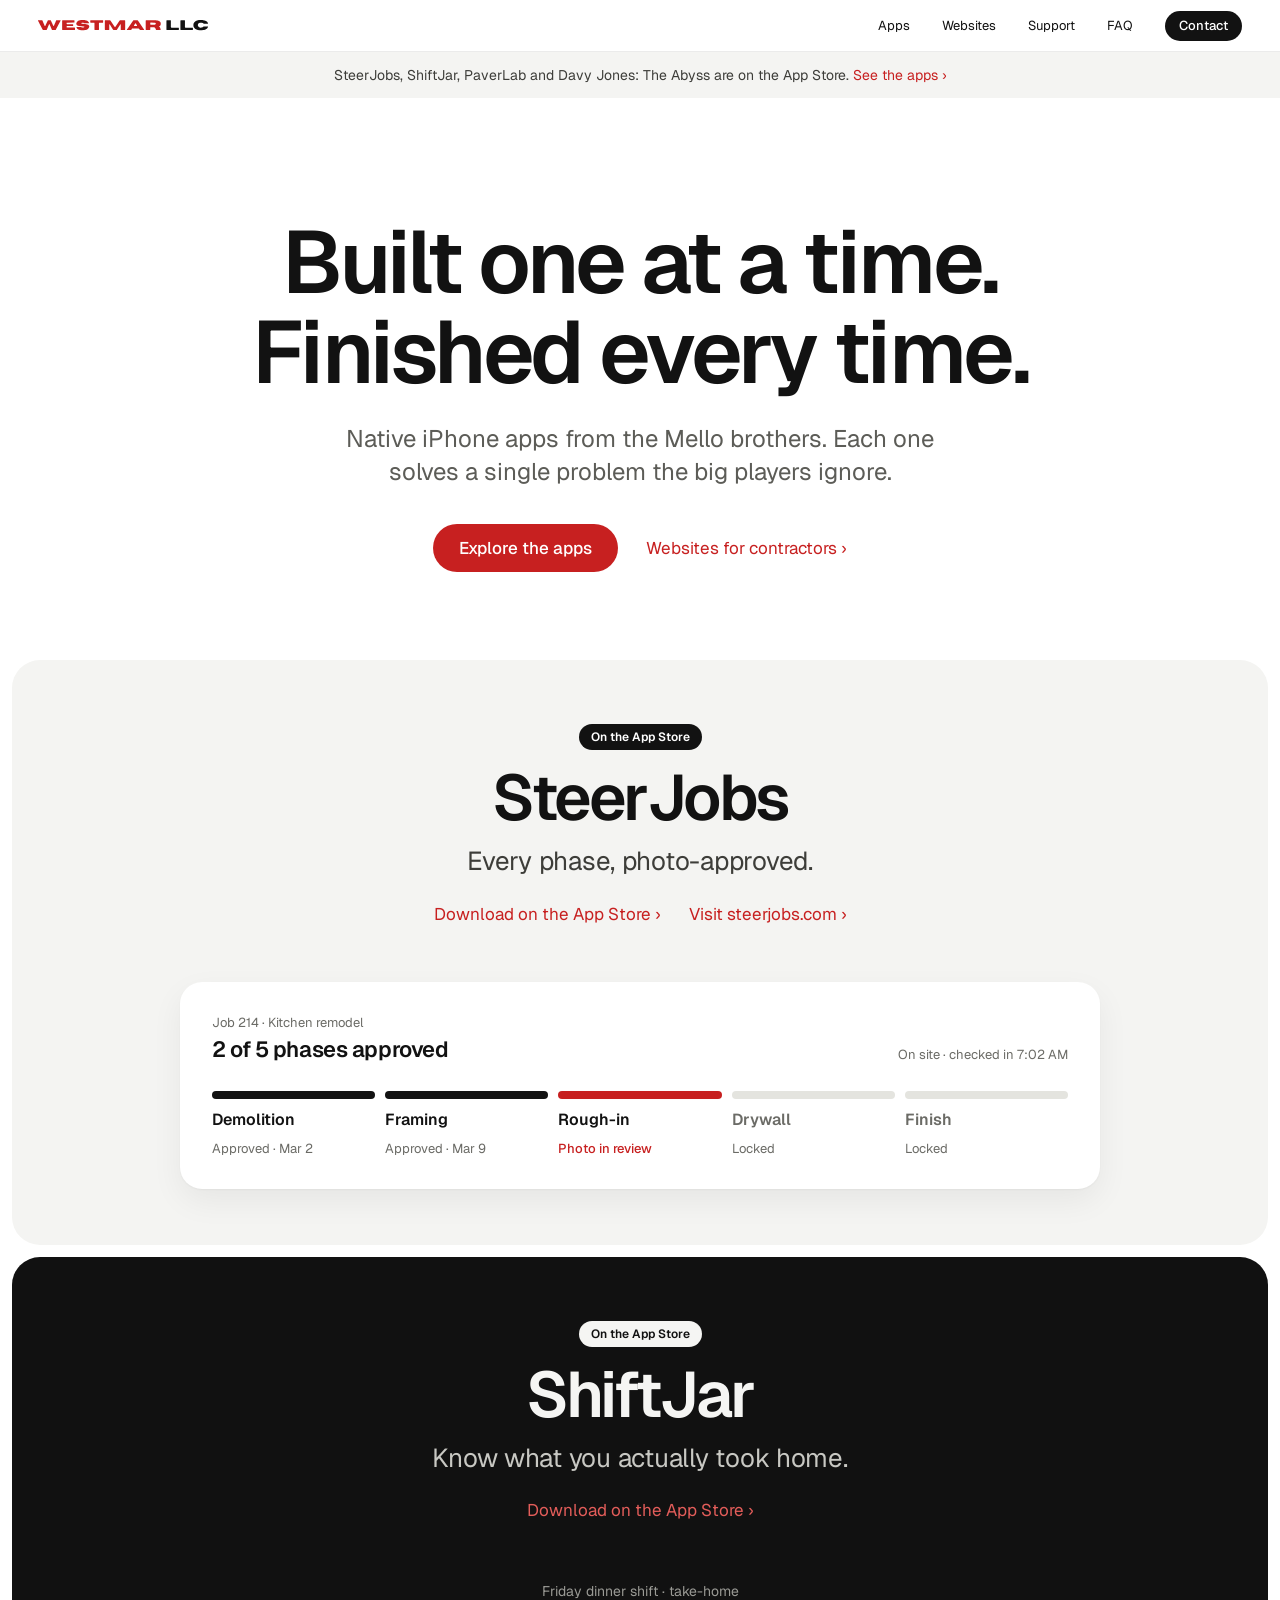
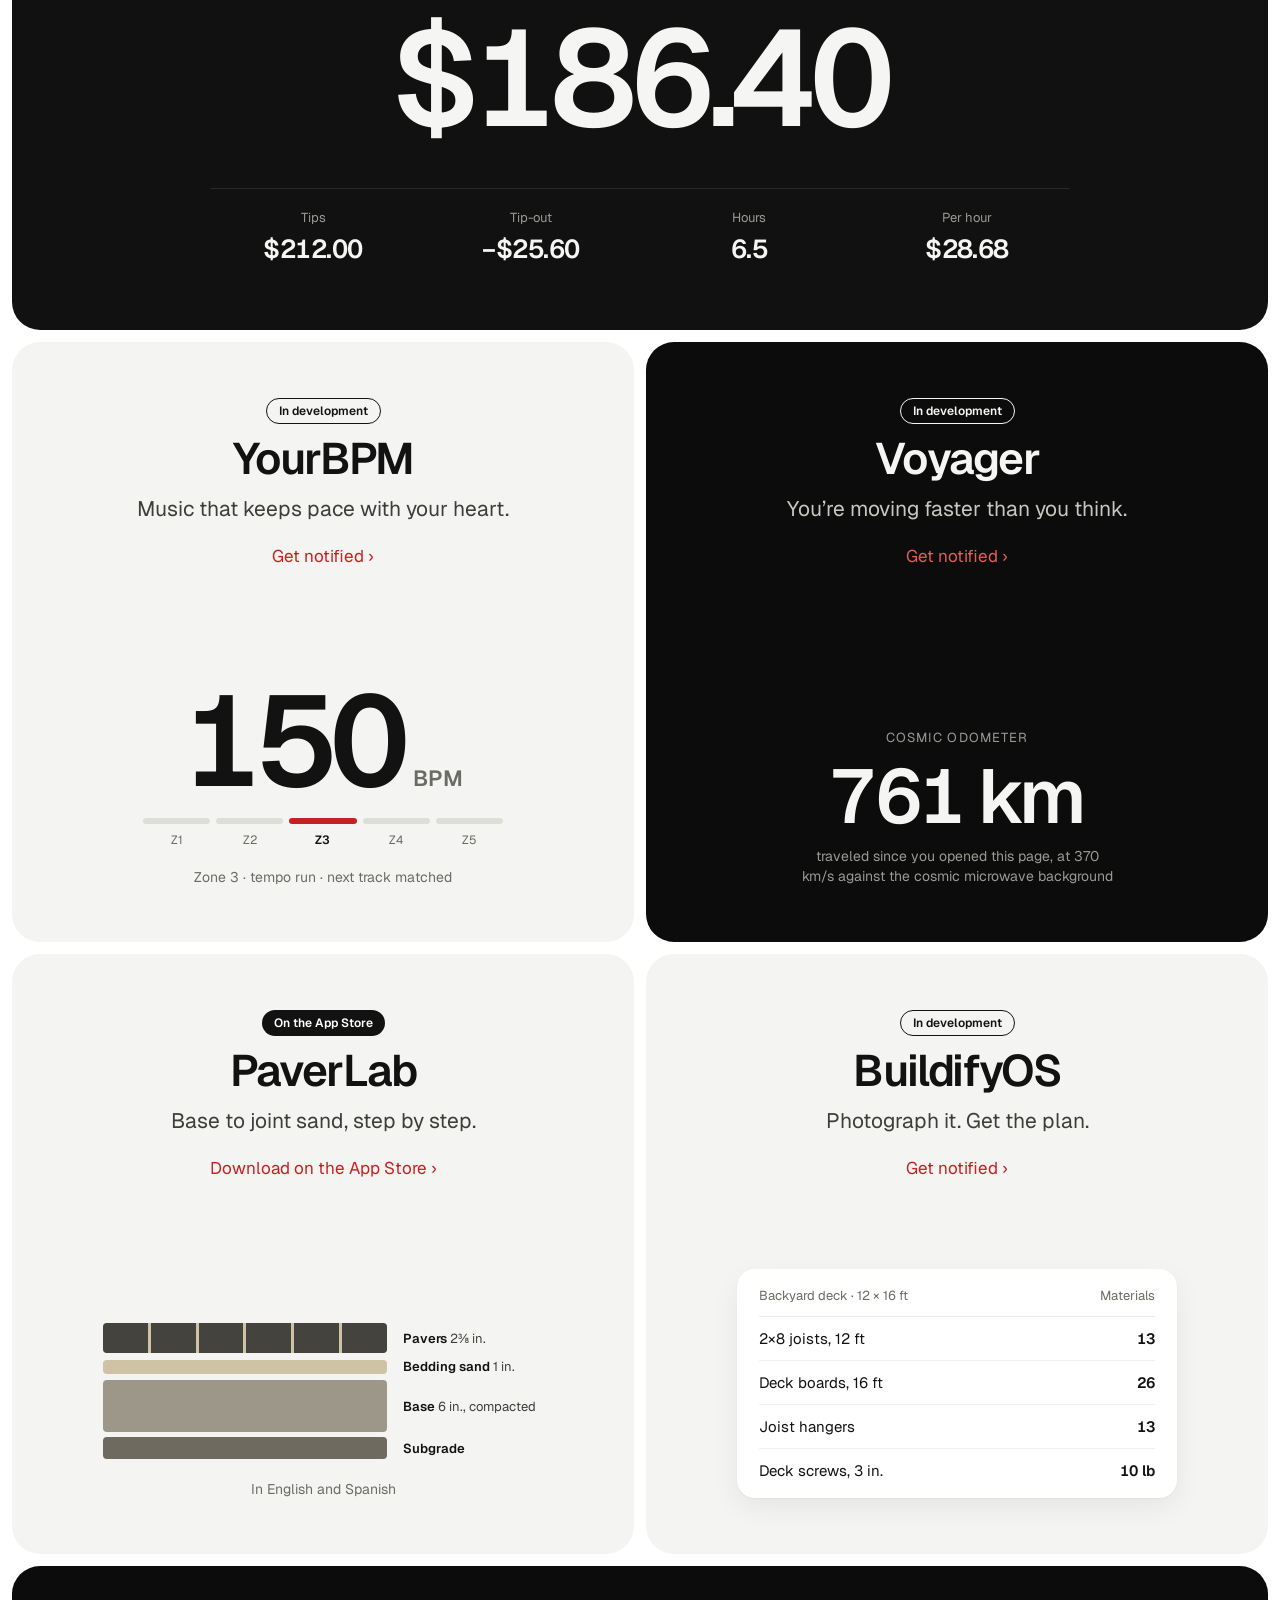
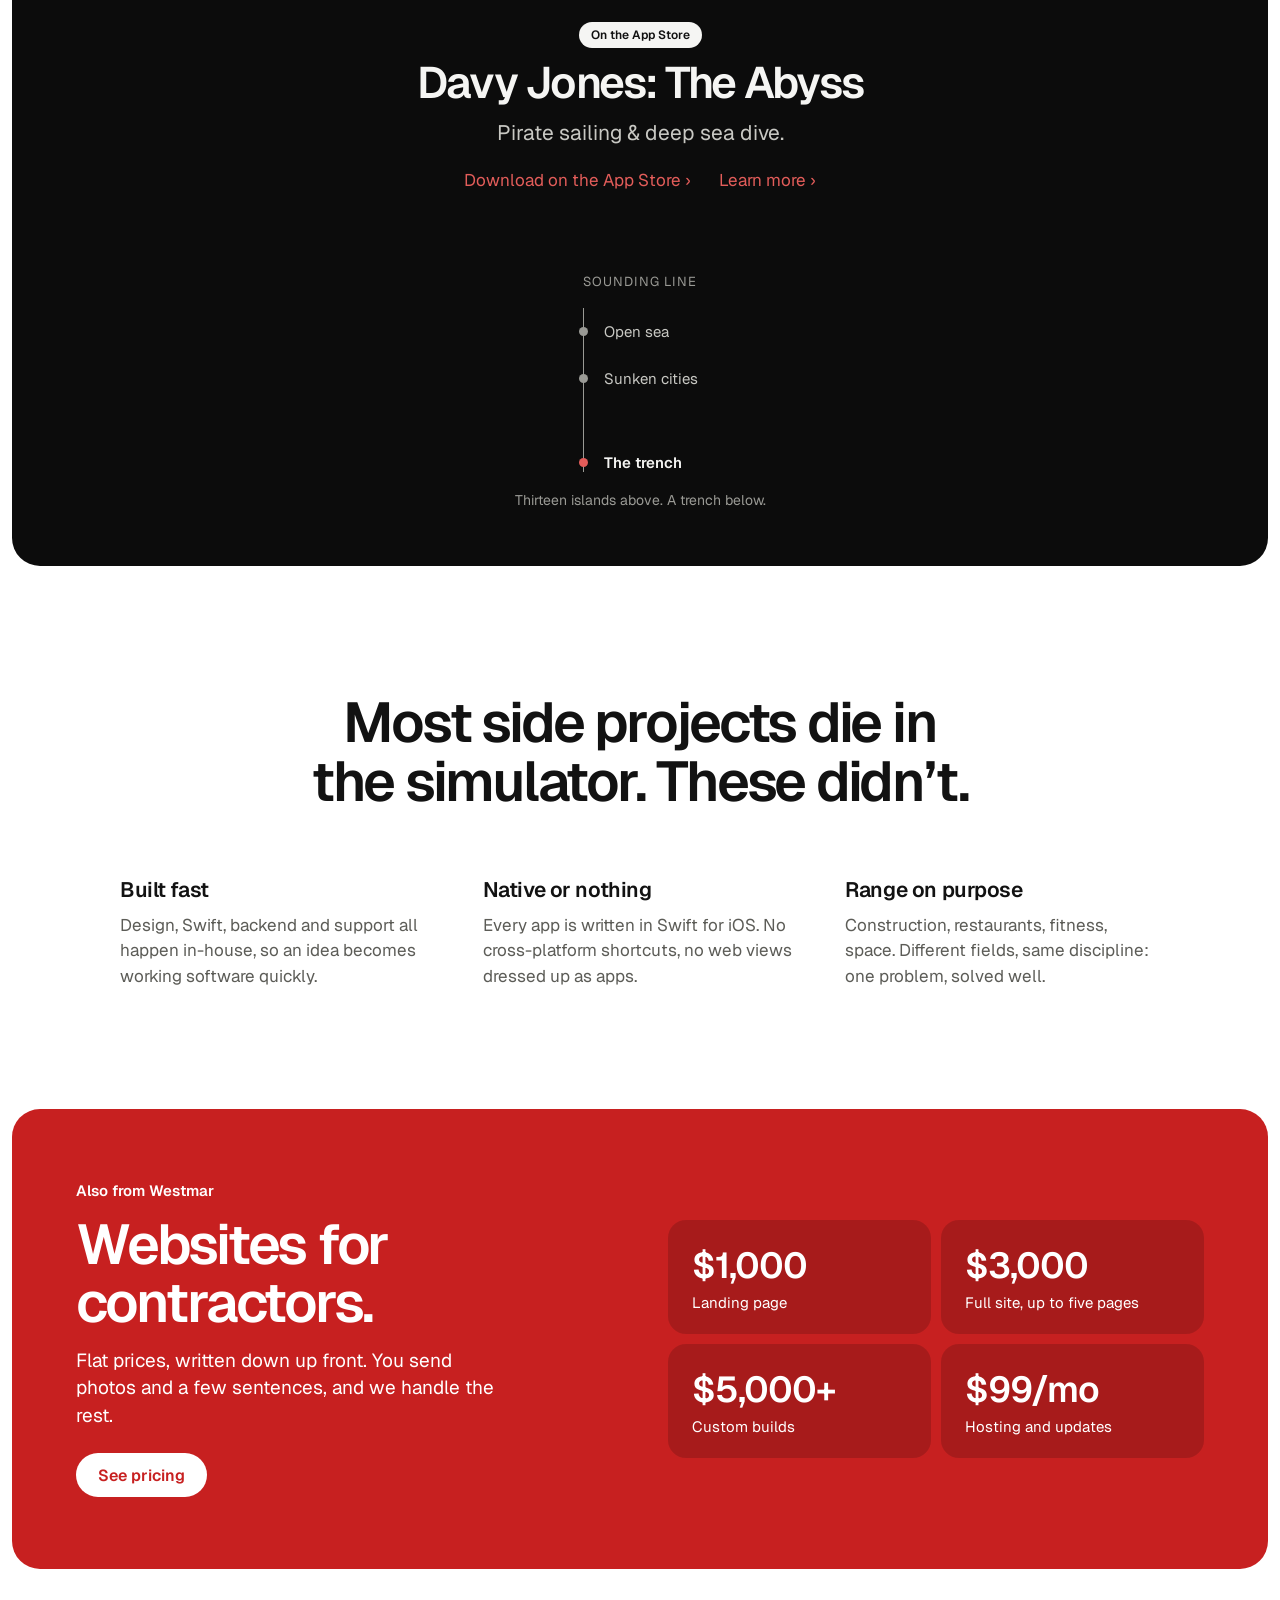
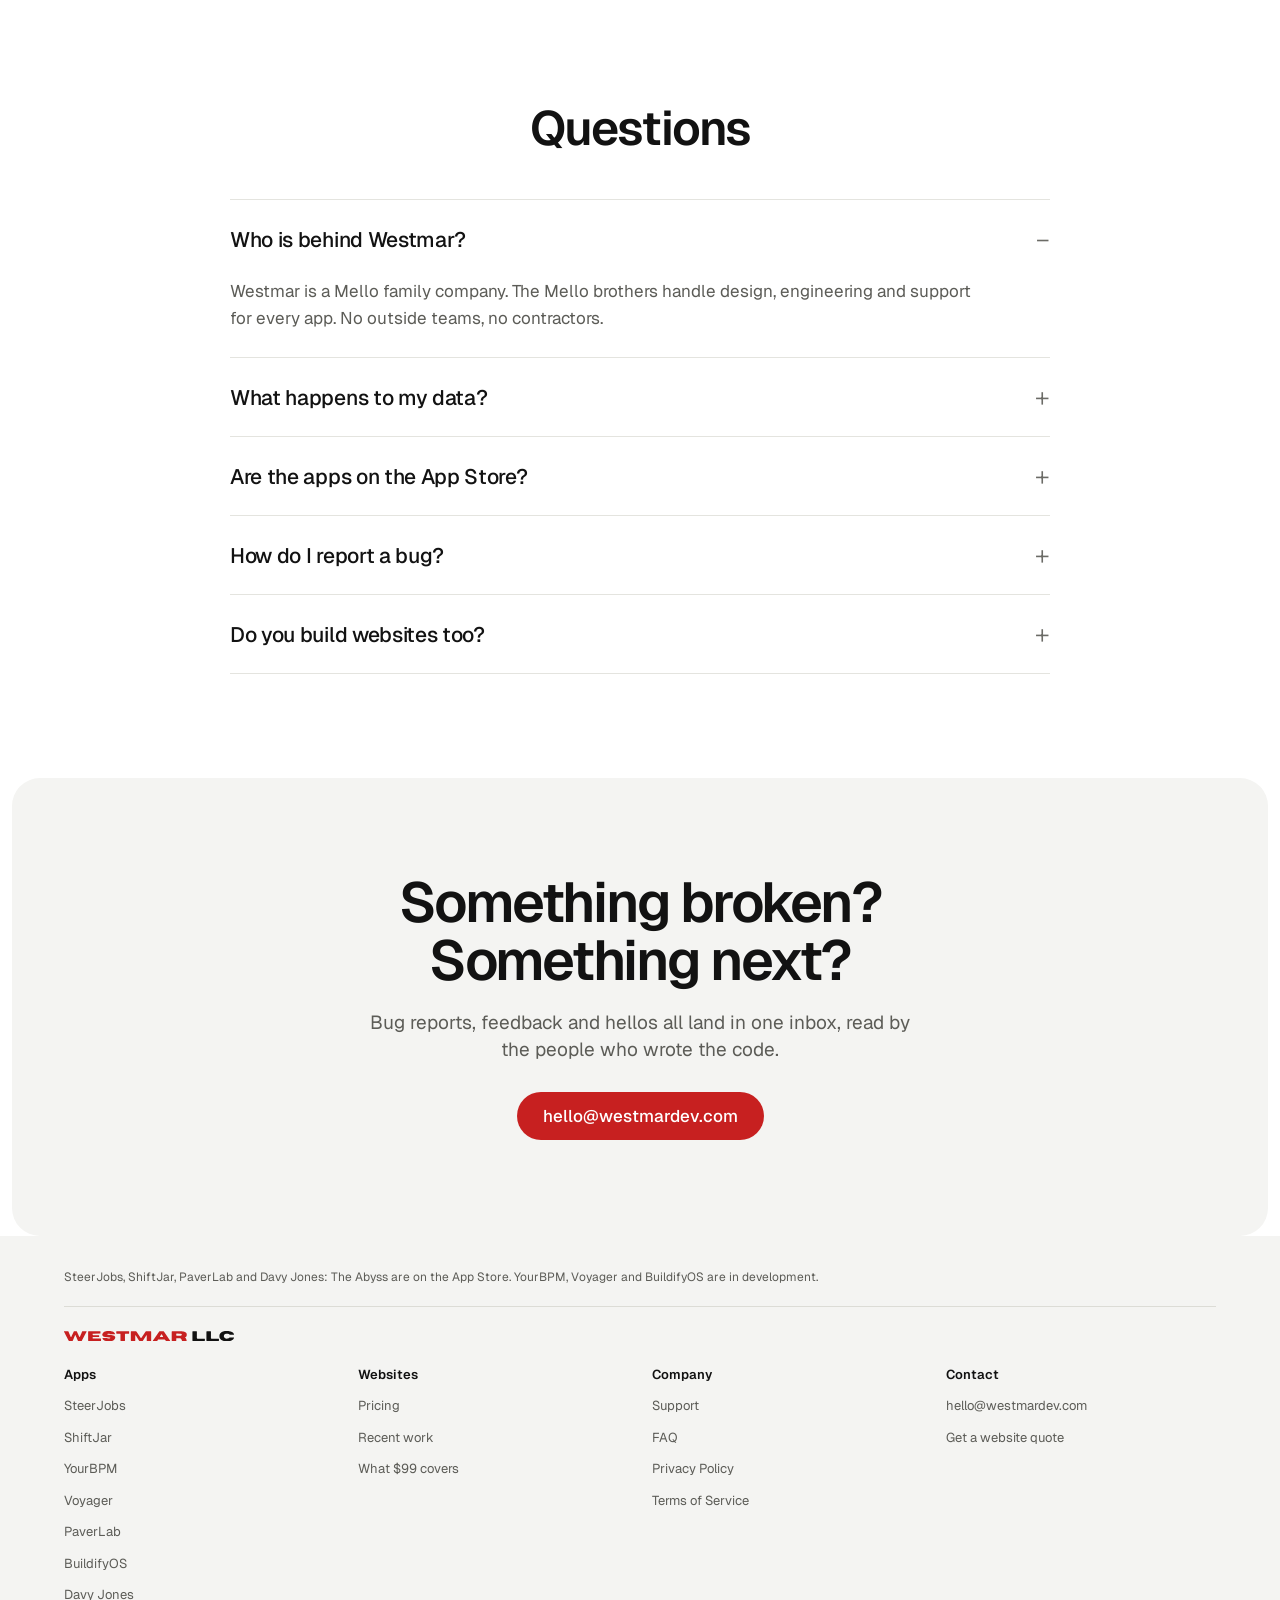
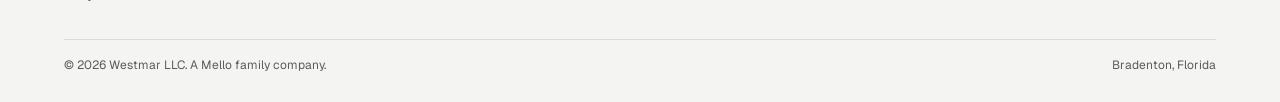
<file: index.html>
<!DOCTYPE html>
<html lang="en">
<head>
<meta charset="utf-8">
<meta name="viewport" content="width=device-width, initial-scale=1">
<meta name="color-scheme" content="light dark">
<meta name="theme-color" content="#ffffff" media="(prefers-color-scheme: light)">
<meta name="theme-color" content="#161614" media="(prefers-color-scheme: dark)">
<title>Westmar LLC — Native iOS apps and websites for contractors</title>
<meta name="description" content="Westmar LLC is a Mello family company building native iOS apps that each solve one problem, plus flat-price websites for contractors.">
<link rel="icon" href="favicon.svg" type="image/svg+xml">
<link rel="apple-touch-icon" href="apple-touch-icon.png">
<link rel="preconnect" href="https://fonts.googleapis.com">
<link rel="preconnect" href="https://fonts.gstatic.com" crossorigin>
<link rel="stylesheet" href="https://fonts.googleapis.com/css2?family=Geist:wght@400..700&display=swap">
<link rel="stylesheet" href="styles.css">
</head>
<body>

<a class="skip-link" href="#main">Skip to content</a>

<!-- HEADER (SiteNav) -->
<header class="site-header">
  <nav class="nav" aria-label="Main">
    <a class="wordmark" href="index.html" aria-label="Westmar LLC home"><svg xmlns="http://www.w3.org/2000/svg" viewBox="7.06 17.25 367.69 22.19" aria-hidden="true" focusable="false"><path fill="#C72020" fill-rule="evenodd" d="M7.06 18.31 7.06 18.75 7.25 19.31 7.81 20.12 8.25 21.19 9.81 23.94 10.31 25.12 10.75 25.75 12.38 29.06 12.81 29.69 13.31 30.88 14.94 33.75 16.56 37.06 17.44 38.50 17.75 38.75 18.44 39.00 24.75 39.00 25.38 38.81 25.81 38.50 26.38 37.62 26.88 36.12 27.44 35.06 27.81 33.88 28.50 32.50 28.81 31.44 29.44 30.25 29.88 28.88 30.94 26.50 31.31 26.19 31.56 26.19 32.06 26.56 32.62 27.56 33.00 28.88 33.69 30.19 34.06 31.44 34.69 32.56 35.06 33.88 35.75 35.19 36.06 36.31 36.69 37.44 37.06 38.44 37.38 38.81 37.81 39.00 44.50 39.00 45.12 38.75 45.75 38.12 47.38 34.81 47.75 34.31 48.25 33.12 48.69 32.50 49.25 31.19 50.88 28.31 55.81 18.75 55.75 18.06 55.25 17.69 47.56 17.69 46.56 18.06 46.19 18.56 45.94 19.38 45.25 20.62 44.88 21.88 44.19 23.12 43.88 24.19 43.25 25.31 42.81 26.69 42.19 27.81 41.81 29.06 41.50 29.62 41.00 30.12 40.50 30.25 40.12 29.94 39.69 28.69 39.00 27.50 38.81 26.81 38.00 25.31 37.75 24.50 36.94 23.00 36.69 22.19 36.00 21.00 35.69 20.00 34.56 18.06 34.19 17.81 33.69 17.69 29.69 17.62 28.94 17.81 28.50 18.06 28.00 18.62 23.62 28.00 23.06 29.44 22.56 30.00 21.94 30.12 21.69 30.00 21.31 29.50 21.00 28.50 20.50 27.56 19.94 26.00 19.50 25.25 18.94 23.69 18.38 22.69 16.94 19.06 16.19 18.06 15.25 17.62 7.62 17.69 7.19 18.00ZM59.50 18.19 59.25 18.88 59.25 37.94 59.69 38.75 60.69 39.06 85.94 39.06 86.38 39.00 86.81 38.69 87.06 38.06 87.06 34.75 86.81 34.06 86.31 33.69 69.88 33.69 69.44 33.50 69.12 33.19 68.88 32.50 68.88 31.50 69.00 31.06 69.50 30.44 69.88 30.31 82.38 30.31 82.94 29.88 83.12 29.44 83.12 27.44 82.94 26.75 82.38 26.25 69.88 26.25 69.44 26.06 69.00 25.50 68.88 25.06 68.88 24.00 69.19 23.31 69.88 22.94 85.06 22.88 85.62 22.50 85.88 21.88 85.88 18.88 85.50 18.00 84.88 17.69 84.31 17.62 60.50 17.62 59.81 17.88ZM91.38 21.38 90.31 23.06 89.81 24.88 89.81 25.62 90.06 26.62 90.50 27.50 91.12 28.19 92.00 28.88 93.81 29.69 95.56 30.19 101.88 30.94 106.06 31.19 106.81 31.44 107.12 31.81 107.12 32.31 106.62 33.00 105.44 33.50 104.50 33.69 103.19 33.69 101.81 33.38 101.12 33.06 100.38 32.50 99.44 32.19 91.12 32.19 90.56 32.38 90.25 32.81 90.25 33.44 90.62 34.25 91.50 35.50 92.69 36.69 94.12 37.62 97.44 38.88 100.94 39.31 105.94 39.38 109.06 39.06 110.88 38.69 113.31 37.75 115.00 36.62 115.81 35.81 116.75 34.56 117.75 32.31 117.88 31.56 117.81 30.69 117.56 29.94 116.94 28.94 116.31 28.25 115.56 27.69 113.44 26.75 109.12 25.88 101.62 25.38 101.00 25.06 100.69 24.56 100.75 24.12 101.19 23.56 101.88 23.19 103.00 22.94 105.25 23.06 107.50 24.12 108.62 24.38 116.06 24.50 117.00 24.25 117.25 23.88 117.25 23.19 116.75 22.06 115.38 20.38 113.50 19.06 111.69 18.25 108.94 17.56 107.69 17.38 105.94 17.25 101.62 17.25 99.94 17.38 98.12 17.69 95.44 18.44 93.19 19.62ZM120.44 17.88 120.19 18.25 120.06 18.75 120.00 21.00 120.06 22.06 120.44 22.75 120.88 22.94 128.19 22.94 128.62 23.12 129.12 23.75 129.12 37.75 129.38 38.50 129.69 38.81 130.19 39.00 137.81 39.00 138.50 38.69 138.88 37.88 138.81 24.12 139.00 23.50 139.38 23.12 139.81 22.94 147.19 22.94 147.62 22.69 147.94 21.94 147.88 18.50 147.69 18.06 147.38 17.75 147.00 17.62 121.25 17.62ZM151.62 18.44 151.50 18.88 151.50 38.00 151.75 38.56 152.31 38.94 160.19 39.06 160.88 38.69 161.12 38.00 161.06 27.44 161.25 26.81 161.56 26.56 161.81 26.62 162.81 27.75 164.31 30.31 169.38 38.12 169.75 38.56 170.38 38.94 176.31 39.00 177.31 38.62 179.69 35.12 184.19 27.88 185.31 26.44 185.56 26.44 185.75 26.62 185.94 27.12 185.94 38.12 186.12 38.62 186.44 38.94 186.94 39.06 194.06 39.06 194.88 38.88 195.44 38.25 195.56 37.50 195.50 18.81 195.25 18.19 194.75 17.75 194.31 17.62 184.75 17.62 184.19 17.88 183.19 18.88 174.50 31.62 173.75 32.19 173.19 32.12 172.62 31.62 163.94 19.00 162.75 17.81 162.25 17.62 152.94 17.62 152.06 17.88ZM199.19 38.00 199.25 38.62 199.94 39.00 207.62 39.00 208.44 38.62 208.94 38.06 210.00 36.38 210.56 35.81 211.38 35.44 224.38 35.44 225.44 36.00 227.06 38.44 227.44 38.81 227.94 39.00 235.31 39.06 236.25 38.81 236.50 38.38 236.44 37.94 235.94 37.06 234.38 35.06 223.75 19.62 222.38 17.94 221.50 17.69 214.19 17.69 213.31 18.00 212.12 19.44 201.00 35.44 199.50 37.38ZM214.50 29.19 214.94 28.31 215.69 27.31 217.06 25.00 217.50 24.56 218.00 24.44 218.38 24.56 218.81 25.06 220.12 27.38 220.94 28.50 221.31 29.56 221.06 30.00 220.31 30.25 215.31 30.25 214.62 29.88ZM240.12 18.31 239.94 18.75 239.88 19.38 239.88 37.81 240.06 38.38 240.50 38.81 241.12 39.00 248.69 39.00 249.25 38.81 249.50 38.56 249.75 37.81 249.75 33.69 250.06 33.06 250.56 32.75 256.38 32.81 258.19 33.06 259.19 33.44 260.75 34.94 262.12 38.44 262.62 38.88 264.38 39.00 271.25 39.06 271.75 38.88 272.12 38.38 272.12 37.44 271.06 33.94 270.44 33.00 269.06 31.81 268.94 31.31 269.06 31.00 269.50 30.56 270.25 30.12 271.00 29.44 271.75 28.44 272.06 27.81 272.44 25.81 272.38 24.25 272.06 22.75 271.81 22.19 270.94 21.00 269.56 19.88 268.44 19.25 265.62 18.38 264.00 18.12 261.88 18.06 258.94 17.75 241.44 17.62 240.44 17.94ZM249.69 24.19 249.88 23.44 250.19 23.06 250.56 22.88 258.25 23.00 259.94 23.31 261.12 23.94 261.69 24.56 261.81 25.50 261.62 26.00 261.06 26.56 260.31 27.00 259.19 27.31 257.44 27.50 250.50 27.56 250.00 27.19 249.69 26.44Z"/><path fill="currentColor" fill-rule="evenodd" d="M284.94 18.12 284.69 19.00 284.69 37.75 284.81 38.38 285.19 38.88 285.75 39.06 310.56 39.00 310.94 38.88 311.38 38.50 311.62 37.81 311.62 35.12 311.31 34.19 310.69 33.75 295.50 33.75 294.88 33.50 294.44 33.00 294.25 32.19 294.31 18.88 294.12 18.31 293.69 17.88 293.12 17.69 285.75 17.62 285.31 17.75ZM315.19 18.31 315.00 18.81 314.94 19.69 314.94 37.62 315.06 38.19 315.50 38.75 316.19 39.00 341.06 39.00 341.44 38.88 341.81 38.50 342.00 37.81 342.00 35.12 341.75 34.19 341.19 33.75 325.69 33.81 325.25 33.62 324.88 33.12 324.69 32.19 324.75 18.88 324.56 18.25 324.31 17.94 323.62 17.69 316.25 17.69 315.56 17.94ZM343.44 24.94 343.19 25.81 343.00 27.94 343.12 30.44 343.44 31.75 344.38 33.69 345.50 35.12 347.38 36.75 349.62 37.94 352.44 38.81 356.44 39.31 360.69 39.38 364.88 39.00 366.19 38.75 369.19 37.75 370.81 36.88 372.56 35.50 373.62 34.25 374.69 32.25 374.56 31.56 374.12 31.25 365.81 31.19 364.75 31.56 363.31 32.75 362.50 33.19 360.75 33.62 358.56 33.75 356.75 33.44 355.50 33.00 354.25 32.06 353.25 30.75 352.75 29.50 352.62 28.81 352.75 27.19 353.19 26.06 353.81 25.06 354.62 24.25 355.88 23.50 356.94 23.12 358.12 22.94 360.12 22.94 361.44 23.12 363.25 23.88 364.75 25.06 365.75 25.44 374.06 25.38 374.56 25.00 374.62 24.25 374.00 23.00 373.06 21.75 372.00 20.69 370.06 19.38 367.31 18.25 364.12 17.56 362.69 17.38 357.69 17.25 354.69 17.50 350.88 18.31 348.19 19.44 346.25 20.81 344.62 22.62Z"/></svg></a>
    <div class="nav-links">
      <a class="nav-link" href="index.html#apps">Apps</a>
      <a class="nav-link" href="websites.html">Websites</a>
      <a class="nav-link" href="support.html">Support</a>
      <a class="nav-link" href="index.html#faq">FAQ</a>
      <a class="nav-contact" href="mailto:hello@westmardev.com">Contact</a>
    </div>
    <button class="nav-toggle" type="button" aria-label="Menu" aria-expanded="false" aria-controls="nav-panel">
      <span class="nav-toggle-line"></span>
      <span class="nav-toggle-line"></span>
    </button>
    <div class="nav-panel" id="nav-panel" hidden>
      <a class="nav-panel-link" href="index.html#apps">Apps</a>
      <a class="nav-panel-link" href="websites.html">Websites</a>
      <a class="nav-panel-link" href="support.html">Support</a>
      <a class="nav-panel-link" href="index.html#faq">FAQ</a>
      <a class="nav-panel-contact" href="mailto:hello@westmardev.com">Contact</a>
    </div>
  </nav>
</header>

<div class="ribbon">SteerJobs, ShiftJar, PaverLab and Davy Jones: The Abyss are on the App Store. <a href="#apps">See the apps ›</a></div>

<main id="main">

  <!-- HERO -->
  <div class="hero">
    <h1 class="hero-title hero-title-home">Built one at a time.<br>Finished every time.</h1>
    <p class="hero-lede hero-lede-home">Native iPhone apps from the Mello brothers. Each one solves a single problem the big players ignore.</p>
    <div class="hero-actions">
      <a class="btn" href="#apps">Explore the apps</a>
      <a class="more" href="websites.html">Websites for contractors ›</a>
    </div>
  </div>

  <!-- APPS -->
  <div class="wrap-wide apps" id="apps">

    <section class="app-tile app-tile-lg app-tile-grey" id="steerjobs">
      <span class="badge badge-solid">On the App Store</span>
      <h2 class="app-name">SteerJobs</h2>
      <p class="app-tagline">Every phase, photo-approved.</p>
      <div class="app-links">
        <a class="more" href="https://apps.apple.com/us/app/steerjobs/id6793035059" target="_blank" rel="noopener">Download on the App Store ›</a>
        <a class="more" href="https://steerjobs.com" target="_blank" rel="noopener">Visit steerjobs.com ›</a>
      </div>
      <div class="job-card">
        <div class="job-head">
          <div class="job-title"><span class="small-muted">Job 214 · Kitchen remodel</span><span class="job-status">2 of 5 phases approved</span></div>
          <span class="small-muted">On site · checked in 7:02 AM</span>
        </div>
        <div class="phases">
          <div class="phase"><div class="phase-bar"></div><span class="phase-name">Demolition</span><span class="small-muted">Approved · Mar 2</span></div>
          <div class="phase"><div class="phase-bar"></div><span class="phase-name">Framing</span><span class="small-muted">Approved · Mar 9</span></div>
          <div class="phase"><div class="phase-bar phase-bar-review"></div><span class="phase-name">Rough-in</span><span class="phase-review-note">Photo in review</span></div>
          <div class="phase phase-locked"><div class="phase-bar phase-bar-locked"></div><span class="phase-name">Drywall</span><span class="small-muted">Locked</span></div>
          <div class="phase phase-locked"><div class="phase-bar phase-bar-locked"></div><span class="phase-name">Finish</span><span class="small-muted">Locked</span></div>
        </div>
      </div>
    </section>

    <section class="app-tile app-tile-lg app-tile-dark on-dark" id="shiftjar">
      <span class="badge badge-solid-light">On the App Store</span>
      <h2 class="app-name">ShiftJar</h2>
      <p class="app-tagline">Know what you actually took home.</p>
      <a class="more" href="https://apps.apple.com/us/app/shiftjar/id6804545399" target="_blank" rel="noopener">Download on the App Store ›</a>
      <div class="take-home">
        <span class="dark-label">Friday dinner shift · take-home</span>
        <span class="take-home-value">$186.40</span>
      </div>
      <div class="shift-stats">
        <div class="shift-stat"><span class="shift-stat-label">Tips</span><span class="shift-stat-value">$212.00</span></div>
        <div class="shift-stat"><span class="shift-stat-label">Tip-out</span><span class="shift-stat-value">−$25.60</span></div>
        <div class="shift-stat"><span class="shift-stat-label">Hours</span><span class="shift-stat-value">6.5</span></div>
        <div class="shift-stat"><span class="shift-stat-label">Per hour</span><span class="shift-stat-value">$28.68</span></div>
      </div>
    </section>

    <div class="app-grid">

      <section class="app-tile app-tile-sm app-tile-grey" id="yourbpm">
        <span class="badge badge-outline">In development</span>
        <h2 class="app-name">YourBPM</h2>
        <p class="app-tagline">Music that keeps pace with your heart.</p>
        <a class="more" href="mailto:hello@westmardev.com?subject=YourBPM">Get notified ›</a>
        <div class="app-visual bpm">
          <div class="bpm-readout" aria-hidden="true"><span class="bpm-value" data-live="bpm">148</span><span class="bpm-unit">BPM</span></div>
          <span class="sr-only">Heart rate: 148 BPM</span>
          <div class="zones"><div class="zone"><div class="zone-bar"></div><span>Z1</span></div><div class="zone"><div class="zone-bar"></div><span>Z2</span></div><div class="zone zone-active"><div class="zone-bar"></div><span>Z3</span></div><div class="zone"><div class="zone-bar"></div><span>Z4</span></div><div class="zone"><div class="zone-bar"></div><span>Z5</span></div></div>
          <span class="visual-caption">Zone 3 · tempo run · next track matched</span>
        </div>
      </section>

      <section class="app-tile app-tile-sm app-tile-black on-dark" id="voyager">
        <span class="badge badge-outline-light">In development</span>
        <h2 class="app-name">Voyager</h2>
        <p class="app-tagline">You’re moving faster than you think.</p>
        <a class="more" href="mailto:hello@westmardev.com?subject=Voyager">Get notified ›</a>
        <div class="app-visual odometer">
          <span class="odometer-label">Cosmic Odometer</span>
          <span class="odometer-value" aria-hidden="true"><span data-live="km">0</span> km</span>
          <span class="odometer-caption">traveled since you opened this page, at 370 km/s against the cosmic microwave background</span>
        </div>
      </section>

      <section class="app-tile app-tile-sm app-tile-grey" id="paverlab">
        <span class="badge badge-solid">On the App Store</span>
        <h2 class="app-name">PaverLab</h2>
        <p class="app-tagline">Base to joint sand, step by step.</p>
        <a class="more" href="https://apps.apple.com/us/app/paverlab/id6795155735" target="_blank" rel="noopener">Download on the App Store ›</a>
        <div class="app-visual layers">
          <div class="layer"><div class="layer-shape layer-pavers"><span></span><span></span><span></span><span></span><span></span><span></span></div><span class="layer-label"><b>Pavers</b> 2⅜ in.</span></div>
          <div class="layer"><div class="layer-shape layer-sand"></div><span class="layer-label"><b>Bedding sand</b> 1 in.</span></div>
          <div class="layer"><div class="layer-shape layer-base"></div><span class="layer-label"><b>Base</b> 6 in., compacted</span></div>
          <div class="layer"><div class="layer-shape layer-subgrade"></div><span class="layer-label"><b>Subgrade</b></span></div>
          <span class="visual-caption">In English and Spanish</span>
        </div>
      </section>

      <section class="app-tile app-tile-sm app-tile-grey" id="buildifyos">
        <span class="badge badge-outline">In development</span>
        <h2 class="app-name">BuildifyOS</h2>
        <p class="app-tagline">Photograph it. Get the plan.</p>
        <a class="more" href="mailto:hello@westmardev.com?subject=BuildifyOS">Get notified ›</a>
        <div class="materials">
          <div class="materials-head"><span>Backyard deck · 12 × 16 ft</span><span>Materials</span></div>
          <div class="materials-row"><span>2×8 joists, 12 ft</span><span class="materials-qty">13</span></div>
          <div class="materials-row"><span>Deck boards, 16 ft</span><span class="materials-qty">26</span></div>
          <div class="materials-row"><span>Joist hangers</span><span class="materials-qty">13</span></div>
          <div class="materials-row"><span>Deck screws, 3 in.</span><span class="materials-qty">10 lb</span></div>
        </div>
      </section>

      <section class="app-tile app-tile-sm app-tile-full app-tile-black on-dark" id="davyjones">
        <span class="badge badge-solid-light">On the App Store</span>
        <h2 class="app-name">Davy Jones: The Abyss</h2>
        <p class="app-tagline">Pirate sailing &amp; deep sea dive.</p>
        <div class="app-links">
          <a class="more" href="https://apps.apple.com/us/app/davy-jones-the-abyss/id6818389746" target="_blank" rel="noopener">Download on the App Store ›</a>
          <a class="more" href="davyjones">Learn more ›</a>
        </div>
        <div class="app-visual sounding">
          <span class="odometer-label">Sounding line</span>
          <ol class="sounding-line">
            <li>Open sea</li>
            <li>Sunken cities</li>
            <li class="sounding-deep">The trench</li>
          </ol>
          <span class="odometer-caption">Thirteen islands above. A trench below.</span>
        </div>
      </section>

      <!-- TradeKit tile: hidden until real copy exists.
      <section class="app-tile app-tile-sm app-tile-grey" id="tradekit">
        <span class="badge badge-outline">In development</span>
        <h2 class="app-name">TradeKit</h2>
        <p class="app-tagline">TODO: TradeKit one-liner</p>
        <a class="more" href="mailto:hello@westmardev.com?subject=TradeKit">Get notified ›</a>
      </section>
      -->

    </div>
  </div>

  <!-- WHY -->
  <div class="why" id="why">
    <h2 class="why-title">Most side projects die in the simulator. These didn’t.</h2>
    <div class="why-grid">
      <div class="why-item"><h3>Built fast</h3><p>Design, Swift, backend and support all happen in-house, so an idea becomes working software quickly.</p></div>
      <div class="why-item"><h3>Native or nothing</h3><p>Every app is written in Swift for iOS. No cross-platform shortcuts, no web views dressed up as apps.</p></div>
      <div class="why-item"><h3>Range on purpose</h3><p>Construction, restaurants, fitness, space. Different fields, same discipline: one problem, solved well.</p></div>
    </div>
  </div>

  <!-- WEBSITES -->
  <div class="wrap-wide">
    <div class="promo on-red">
      <div class="promo-copy">
        <span class="promo-kicker">Also from Westmar</span>
        <h2 class="promo-title">Websites for contractors.</h2>
        <p>Flat prices, written down up front. You send photos and a few sentences, and we handle the rest.</p>
        <a class="btn-white" href="websites.html#pricing">See pricing</a>
      </div>
      <div class="promo-prices">
        <div class="promo-price"><span class="promo-amount">$1,000</span><span>Landing page</span></div>
        <div class="promo-price"><span class="promo-amount">$3,000</span><span>Full site, up to five pages</span></div>
        <div class="promo-price"><span class="promo-amount">$5,000+</span><span>Custom builds</span></div>
        <div class="promo-price"><span class="promo-amount">$99/mo</span><span>Hosting and updates</span></div>
      </div>
    </div>
  </div>

  <!-- FAQ -->
  <section class="faq" id="faq">
    <h2 class="faq-title">Questions</h2>
    <div class="faq-list">
      <div class="faq-item">
        <button class="faq-q" type="button" aria-expanded="true" aria-controls="faq-a-0" id="faq-q-0"><span>Who is behind Westmar?</span><span class="faq-sign" aria-hidden="true">−</span></button>
        <p class="faq-a" id="faq-a-0" role="region" aria-labelledby="faq-q-0">Westmar is a Mello family company. The Mello brothers handle design, engineering and support for every app. No outside teams, no contractors.</p>
      </div>
      <div class="faq-item">
        <button class="faq-q" type="button" aria-expanded="false" aria-controls="faq-a-1" id="faq-q-1"><span>What happens to my data?</span><span class="faq-sign" aria-hidden="true">+</span></button>
        <p class="faq-a" id="faq-a-1" role="region" aria-labelledby="faq-q-1" hidden>Each app keeps its data minimal and separate. What you put into an app is never sold or shared with advertisers. ShiftJar is free and shows banner ads through Google AdMob; no other app has ads or tracking. The <a href="privacy.html">Privacy Policy</a> covers each app in detail.</p>
      </div>
      <div class="faq-item">
        <button class="faq-q" type="button" aria-expanded="false" aria-controls="faq-a-2" id="faq-q-2"><span>Are the apps on the App Store?</span><span class="faq-sign" aria-hidden="true">+</span></button>
        <p class="faq-a" id="faq-a-2" role="region" aria-labelledby="faq-q-2" hidden>Yes, four of them: SteerJobs, ShiftJar, PaverLab and Davy Jones: The Abyss. YourBPM, Voyager and BuildifyOS are still in development. Email and we’ll tell you when each one lands.</p>
      </div>
      <div class="faq-item">
        <button class="faq-q" type="button" aria-expanded="false" aria-controls="faq-a-3" id="faq-q-3"><span>How do I report a bug?</span><span class="faq-sign" aria-hidden="true">+</span></button>
        <p class="faq-a" id="faq-a-3" role="region" aria-labelledby="faq-q-3" hidden>Email hello@westmardev.com with the app name in the subject. It goes straight to the person who wrote the code. <a href="support.html">Support</a> lists what to include.</p>
      </div>
      <div class="faq-item">
        <button class="faq-q" type="button" aria-expanded="false" aria-controls="faq-a-4" id="faq-q-4"><span>Do you build websites too?</span><span class="faq-sign" aria-hidden="true">+</span></button>
        <p class="faq-a" id="faq-a-4" role="region" aria-labelledby="faq-q-4" hidden>Yes. Flat-price websites for contractors and trade businesses, with hosting and updates handled monthly. See <a href="websites.html">pricing</a>.</p>
      </div>
    </div>
  </section>

  <!-- CTA -->
  <div class="wrap-wide">
    <div class="cta cta-tile">
      <h2 class="cta-title">Something broken?<br>Something next?</h2>
      <p class="cta-lede">Bug reports, feedback and hellos all land in one inbox, read by the people who wrote the code.</p>
      <a class="btn" href="mailto:hello@westmardev.com">hello@westmardev.com</a>
    </div>
  </div>

</main>

<!-- FOOTER (SiteFooter) -->
<footer class="site-footer">
  <div class="footer-inner">
    <p class="footer-note">SteerJobs, ShiftJar, PaverLab and Davy Jones: The Abyss are on the App Store. YourBPM, Voyager and BuildifyOS are in development.</p>
    <svg class="footer-logo" xmlns="http://www.w3.org/2000/svg" viewBox="7.06 17.25 367.69 22.19" aria-hidden="true" focusable="false"><path fill="#C72020" fill-rule="evenodd" d="M7.06 18.31 7.06 18.75 7.25 19.31 7.81 20.12 8.25 21.19 9.81 23.94 10.31 25.12 10.75 25.75 12.38 29.06 12.81 29.69 13.31 30.88 14.94 33.75 16.56 37.06 17.44 38.50 17.75 38.75 18.44 39.00 24.75 39.00 25.38 38.81 25.81 38.50 26.38 37.62 26.88 36.12 27.44 35.06 27.81 33.88 28.50 32.50 28.81 31.44 29.44 30.25 29.88 28.88 30.94 26.50 31.31 26.19 31.56 26.19 32.06 26.56 32.62 27.56 33.00 28.88 33.69 30.19 34.06 31.44 34.69 32.56 35.06 33.88 35.75 35.19 36.06 36.31 36.69 37.44 37.06 38.44 37.38 38.81 37.81 39.00 44.50 39.00 45.12 38.75 45.75 38.12 47.38 34.81 47.75 34.31 48.25 33.12 48.69 32.50 49.25 31.19 50.88 28.31 55.81 18.75 55.75 18.06 55.25 17.69 47.56 17.69 46.56 18.06 46.19 18.56 45.94 19.38 45.25 20.62 44.88 21.88 44.19 23.12 43.88 24.19 43.25 25.31 42.81 26.69 42.19 27.81 41.81 29.06 41.50 29.62 41.00 30.12 40.50 30.25 40.12 29.94 39.69 28.69 39.00 27.50 38.81 26.81 38.00 25.31 37.75 24.50 36.94 23.00 36.69 22.19 36.00 21.00 35.69 20.00 34.56 18.06 34.19 17.81 33.69 17.69 29.69 17.62 28.94 17.81 28.50 18.06 28.00 18.62 23.62 28.00 23.06 29.44 22.56 30.00 21.94 30.12 21.69 30.00 21.31 29.50 21.00 28.50 20.50 27.56 19.94 26.00 19.50 25.25 18.94 23.69 18.38 22.69 16.94 19.06 16.19 18.06 15.25 17.62 7.62 17.69 7.19 18.00ZM59.50 18.19 59.25 18.88 59.25 37.94 59.69 38.75 60.69 39.06 85.94 39.06 86.38 39.00 86.81 38.69 87.06 38.06 87.06 34.75 86.81 34.06 86.31 33.69 69.88 33.69 69.44 33.50 69.12 33.19 68.88 32.50 68.88 31.50 69.00 31.06 69.50 30.44 69.88 30.31 82.38 30.31 82.94 29.88 83.12 29.44 83.12 27.44 82.94 26.75 82.38 26.25 69.88 26.25 69.44 26.06 69.00 25.50 68.88 25.06 68.88 24.00 69.19 23.31 69.88 22.94 85.06 22.88 85.62 22.50 85.88 21.88 85.88 18.88 85.50 18.00 84.88 17.69 84.31 17.62 60.50 17.62 59.81 17.88ZM91.38 21.38 90.31 23.06 89.81 24.88 89.81 25.62 90.06 26.62 90.50 27.50 91.12 28.19 92.00 28.88 93.81 29.69 95.56 30.19 101.88 30.94 106.06 31.19 106.81 31.44 107.12 31.81 107.12 32.31 106.62 33.00 105.44 33.50 104.50 33.69 103.19 33.69 101.81 33.38 101.12 33.06 100.38 32.50 99.44 32.19 91.12 32.19 90.56 32.38 90.25 32.81 90.25 33.44 90.62 34.25 91.50 35.50 92.69 36.69 94.12 37.62 97.44 38.88 100.94 39.31 105.94 39.38 109.06 39.06 110.88 38.69 113.31 37.75 115.00 36.62 115.81 35.81 116.75 34.56 117.75 32.31 117.88 31.56 117.81 30.69 117.56 29.94 116.94 28.94 116.31 28.25 115.56 27.69 113.44 26.75 109.12 25.88 101.62 25.38 101.00 25.06 100.69 24.56 100.75 24.12 101.19 23.56 101.88 23.19 103.00 22.94 105.25 23.06 107.50 24.12 108.62 24.38 116.06 24.50 117.00 24.25 117.25 23.88 117.25 23.19 116.75 22.06 115.38 20.38 113.50 19.06 111.69 18.25 108.94 17.56 107.69 17.38 105.94 17.25 101.62 17.25 99.94 17.38 98.12 17.69 95.44 18.44 93.19 19.62ZM120.44 17.88 120.19 18.25 120.06 18.75 120.00 21.00 120.06 22.06 120.44 22.75 120.88 22.94 128.19 22.94 128.62 23.12 129.12 23.75 129.12 37.75 129.38 38.50 129.69 38.81 130.19 39.00 137.81 39.00 138.50 38.69 138.88 37.88 138.81 24.12 139.00 23.50 139.38 23.12 139.81 22.94 147.19 22.94 147.62 22.69 147.94 21.94 147.88 18.50 147.69 18.06 147.38 17.75 147.00 17.62 121.25 17.62ZM151.62 18.44 151.50 18.88 151.50 38.00 151.75 38.56 152.31 38.94 160.19 39.06 160.88 38.69 161.12 38.00 161.06 27.44 161.25 26.81 161.56 26.56 161.81 26.62 162.81 27.75 164.31 30.31 169.38 38.12 169.75 38.56 170.38 38.94 176.31 39.00 177.31 38.62 179.69 35.12 184.19 27.88 185.31 26.44 185.56 26.44 185.75 26.62 185.94 27.12 185.94 38.12 186.12 38.62 186.44 38.94 186.94 39.06 194.06 39.06 194.88 38.88 195.44 38.25 195.56 37.50 195.50 18.81 195.25 18.19 194.75 17.75 194.31 17.62 184.75 17.62 184.19 17.88 183.19 18.88 174.50 31.62 173.75 32.19 173.19 32.12 172.62 31.62 163.94 19.00 162.75 17.81 162.25 17.62 152.94 17.62 152.06 17.88ZM199.19 38.00 199.25 38.62 199.94 39.00 207.62 39.00 208.44 38.62 208.94 38.06 210.00 36.38 210.56 35.81 211.38 35.44 224.38 35.44 225.44 36.00 227.06 38.44 227.44 38.81 227.94 39.00 235.31 39.06 236.25 38.81 236.50 38.38 236.44 37.94 235.94 37.06 234.38 35.06 223.75 19.62 222.38 17.94 221.50 17.69 214.19 17.69 213.31 18.00 212.12 19.44 201.00 35.44 199.50 37.38ZM214.50 29.19 214.94 28.31 215.69 27.31 217.06 25.00 217.50 24.56 218.00 24.44 218.38 24.56 218.81 25.06 220.12 27.38 220.94 28.50 221.31 29.56 221.06 30.00 220.31 30.25 215.31 30.25 214.62 29.88ZM240.12 18.31 239.94 18.75 239.88 19.38 239.88 37.81 240.06 38.38 240.50 38.81 241.12 39.00 248.69 39.00 249.25 38.81 249.50 38.56 249.75 37.81 249.75 33.69 250.06 33.06 250.56 32.75 256.38 32.81 258.19 33.06 259.19 33.44 260.75 34.94 262.12 38.44 262.62 38.88 264.38 39.00 271.25 39.06 271.75 38.88 272.12 38.38 272.12 37.44 271.06 33.94 270.44 33.00 269.06 31.81 268.94 31.31 269.06 31.00 269.50 30.56 270.25 30.12 271.00 29.44 271.75 28.44 272.06 27.81 272.44 25.81 272.38 24.25 272.06 22.75 271.81 22.19 270.94 21.00 269.56 19.88 268.44 19.25 265.62 18.38 264.00 18.12 261.88 18.06 258.94 17.75 241.44 17.62 240.44 17.94ZM249.69 24.19 249.88 23.44 250.19 23.06 250.56 22.88 258.25 23.00 259.94 23.31 261.12 23.94 261.69 24.56 261.81 25.50 261.62 26.00 261.06 26.56 260.31 27.00 259.19 27.31 257.44 27.50 250.50 27.56 250.00 27.19 249.69 26.44Z"/><path fill="currentColor" fill-rule="evenodd" d="M284.94 18.12 284.69 19.00 284.69 37.75 284.81 38.38 285.19 38.88 285.75 39.06 310.56 39.00 310.94 38.88 311.38 38.50 311.62 37.81 311.62 35.12 311.31 34.19 310.69 33.75 295.50 33.75 294.88 33.50 294.44 33.00 294.25 32.19 294.31 18.88 294.12 18.31 293.69 17.88 293.12 17.69 285.75 17.62 285.31 17.75ZM315.19 18.31 315.00 18.81 314.94 19.69 314.94 37.62 315.06 38.19 315.50 38.75 316.19 39.00 341.06 39.00 341.44 38.88 341.81 38.50 342.00 37.81 342.00 35.12 341.75 34.19 341.19 33.75 325.69 33.81 325.25 33.62 324.88 33.12 324.69 32.19 324.75 18.88 324.56 18.25 324.31 17.94 323.62 17.69 316.25 17.69 315.56 17.94ZM343.44 24.94 343.19 25.81 343.00 27.94 343.12 30.44 343.44 31.75 344.38 33.69 345.50 35.12 347.38 36.75 349.62 37.94 352.44 38.81 356.44 39.31 360.69 39.38 364.88 39.00 366.19 38.75 369.19 37.75 370.81 36.88 372.56 35.50 373.62 34.25 374.69 32.25 374.56 31.56 374.12 31.25 365.81 31.19 364.75 31.56 363.31 32.75 362.50 33.19 360.75 33.62 358.56 33.75 356.75 33.44 355.50 33.00 354.25 32.06 353.25 30.75 352.75 29.50 352.62 28.81 352.75 27.19 353.19 26.06 353.81 25.06 354.62 24.25 355.88 23.50 356.94 23.12 358.12 22.94 360.12 22.94 361.44 23.12 363.25 23.88 364.75 25.06 365.75 25.44 374.06 25.38 374.56 25.00 374.62 24.25 374.00 23.00 373.06 21.75 372.00 20.69 370.06 19.38 367.31 18.25 364.12 17.56 362.69 17.38 357.69 17.25 354.69 17.50 350.88 18.31 348.19 19.44 346.25 20.81 344.62 22.62Z"/></svg>
    <nav class="footer-grid" aria-label="Footer">
      <div class="footer-col">
        <h2 class="footer-heading">Apps</h2>
        <a href="index.html#steerjobs">SteerJobs</a>
        <a href="index.html#shiftjar">ShiftJar</a>
        <a href="index.html#yourbpm">YourBPM</a>
        <a href="index.html#voyager">Voyager</a>
        <a href="index.html#paverlab">PaverLab</a>
        <a href="index.html#buildifyos">BuildifyOS</a>
        <a href="davyjones">Davy Jones</a>
      </div>
      <div class="footer-col">
        <h2 class="footer-heading">Websites</h2>
        <a href="websites.html#pricing">Pricing</a>
        <a href="websites.html#work">Recent work</a>
        <a href="websites.html#care">What $99 covers</a>
      </div>
      <div class="footer-col">
        <h2 class="footer-heading">Company</h2>
        <a href="support.html">Support</a>
        <a href="index.html#faq">FAQ</a>
        <a href="privacy.html">Privacy Policy</a>
        <a href="terms.html">Terms of Service</a>
      </div>
      <div class="footer-col">
        <h2 class="footer-heading">Contact</h2>
        <a href="mailto:hello@westmardev.com">hello@westmardev.com</a>
        <a href="mailto:hello@westmardev.com?subject=Website">Get a website quote</a>
      </div>
    </nav>
    <div class="footer-bottom"><span>© 2026 Westmar LLC. A Mello family company.</span><span>Bradenton, Florida</span></div>
  </div>
</footer>

<script src="app.js" defer></script>
</body>
</html>
</file>
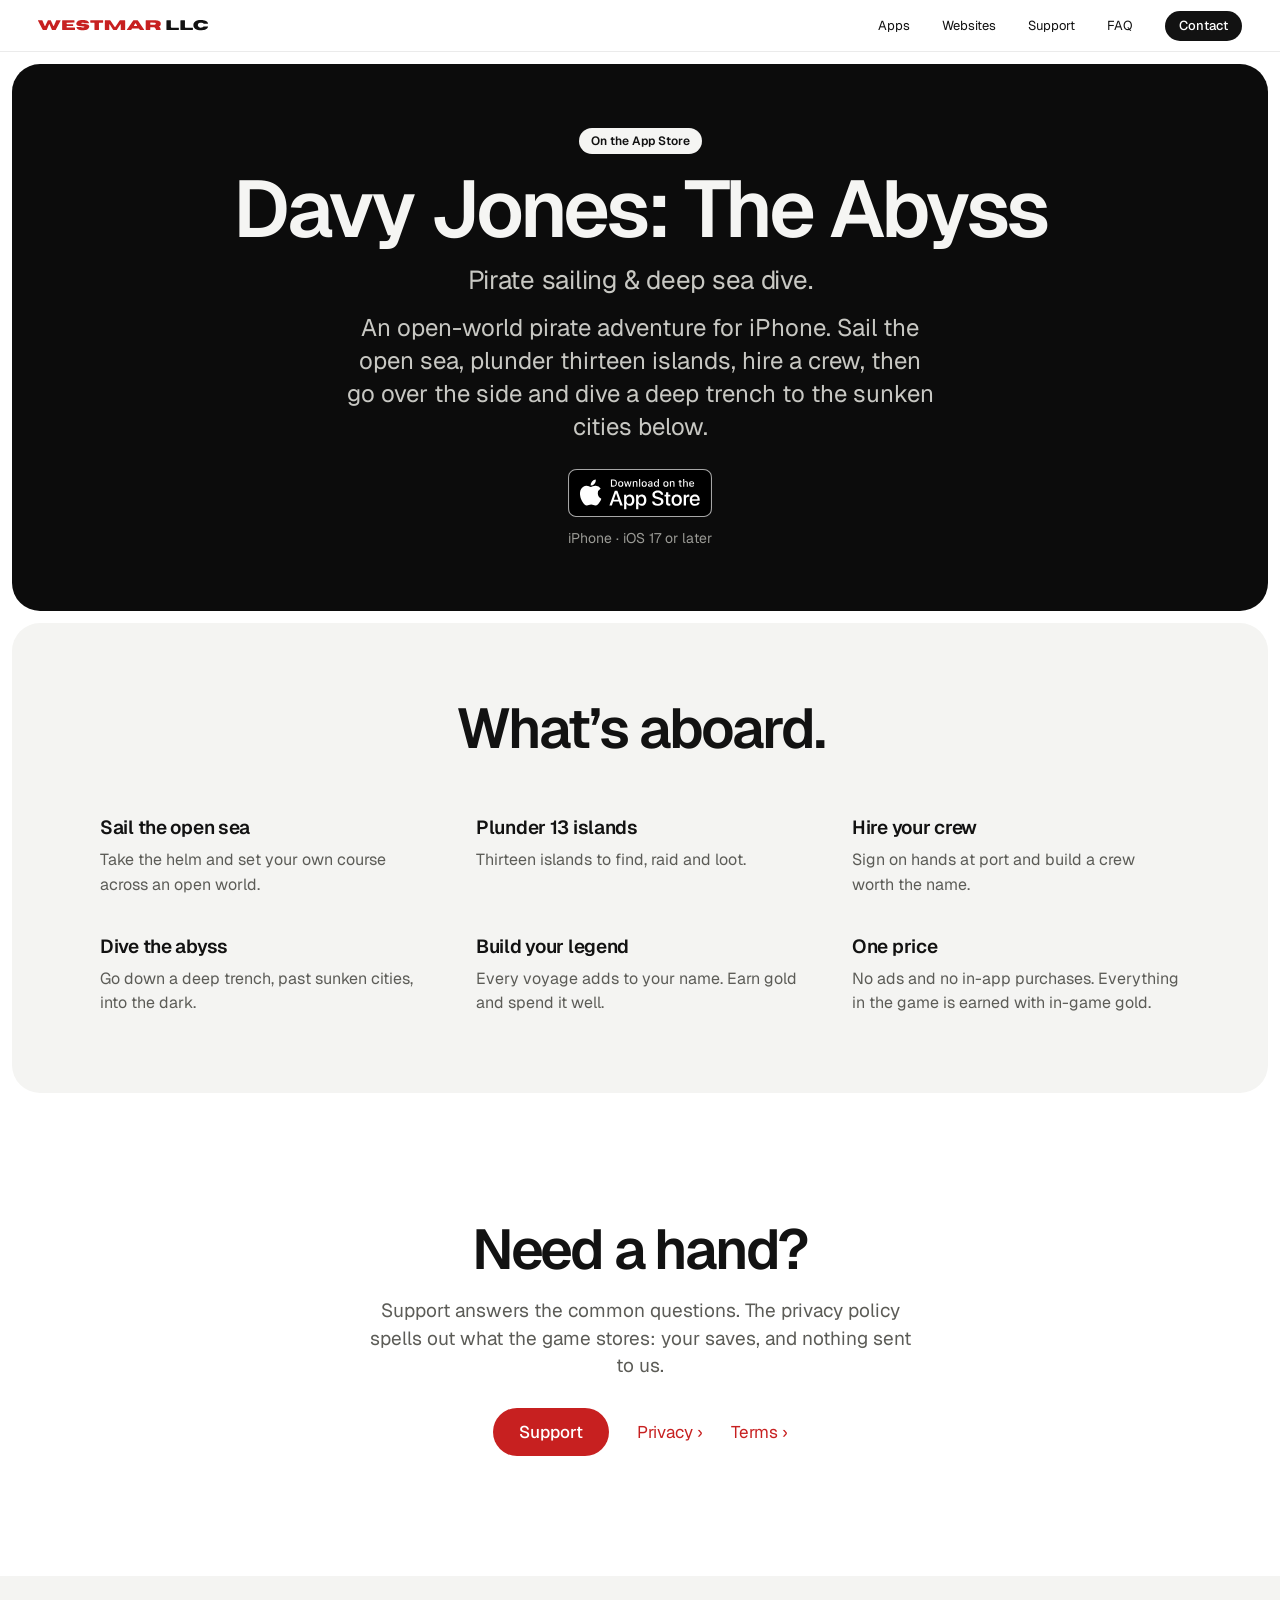
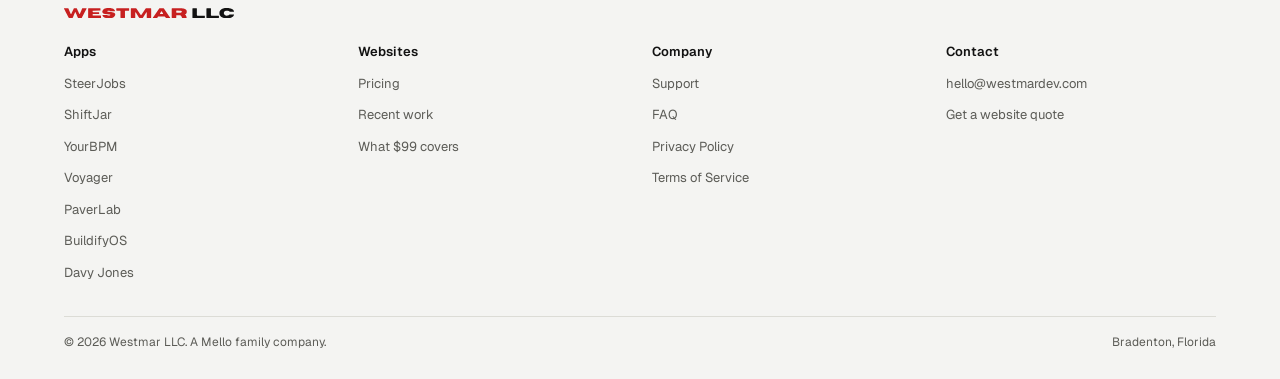
<file: davyjones/index.html>
<!DOCTYPE html>
<html lang="en">
<head>
<meta charset="utf-8">
<meta name="viewport" content="width=device-width, initial-scale=1">
<meta name="color-scheme" content="light dark">
<meta name="theme-color" content="#ffffff" media="(prefers-color-scheme: light)">
<meta name="theme-color" content="#161614" media="(prefers-color-scheme: dark)">
<title>Davy Jones: The Abyss — Westmar LLC</title>
<meta name="description" content="Davy Jones: The Abyss is an open-world pirate adventure for iPhone. Sail the open sea, plunder 13 islands, hire a crew and dive the abyss. One price, no ads, no in-app purchases.">
<link rel="icon" href="/favicon.svg" type="image/svg+xml">
<link rel="apple-touch-icon" href="/apple-touch-icon.png">
<link rel="preconnect" href="https://fonts.googleapis.com">
<link rel="preconnect" href="https://fonts.gstatic.com" crossorigin>
<link rel="stylesheet" href="https://fonts.googleapis.com/css2?family=Geist:wght@400..700&display=swap">
<link rel="stylesheet" href="/styles.css">
</head>
<body>

<a class="skip-link" href="#main">Skip to content</a>

<!-- HEADER (SiteNav) -->
<header class="site-header">
  <nav class="nav" aria-label="Main">
    <a class="wordmark" href="/index.html" aria-label="Westmar LLC home"><svg xmlns="http://www.w3.org/2000/svg" viewBox="7.06 17.25 367.69 22.19" aria-hidden="true" focusable="false"><path fill="#C72020" fill-rule="evenodd" d="M7.06 18.31 7.06 18.75 7.25 19.31 7.81 20.12 8.25 21.19 9.81 23.94 10.31 25.12 10.75 25.75 12.38 29.06 12.81 29.69 13.31 30.88 14.94 33.75 16.56 37.06 17.44 38.50 17.75 38.75 18.44 39.00 24.75 39.00 25.38 38.81 25.81 38.50 26.38 37.62 26.88 36.12 27.44 35.06 27.81 33.88 28.50 32.50 28.81 31.44 29.44 30.25 29.88 28.88 30.94 26.50 31.31 26.19 31.56 26.19 32.06 26.56 32.62 27.56 33.00 28.88 33.69 30.19 34.06 31.44 34.69 32.56 35.06 33.88 35.75 35.19 36.06 36.31 36.69 37.44 37.06 38.44 37.38 38.81 37.81 39.00 44.50 39.00 45.12 38.75 45.75 38.12 47.38 34.81 47.75 34.31 48.25 33.12 48.69 32.50 49.25 31.19 50.88 28.31 55.81 18.75 55.75 18.06 55.25 17.69 47.56 17.69 46.56 18.06 46.19 18.56 45.94 19.38 45.25 20.62 44.88 21.88 44.19 23.12 43.88 24.19 43.25 25.31 42.81 26.69 42.19 27.81 41.81 29.06 41.50 29.62 41.00 30.12 40.50 30.25 40.12 29.94 39.69 28.69 39.00 27.50 38.81 26.81 38.00 25.31 37.75 24.50 36.94 23.00 36.69 22.19 36.00 21.00 35.69 20.00 34.56 18.06 34.19 17.81 33.69 17.69 29.69 17.62 28.94 17.81 28.50 18.06 28.00 18.62 23.62 28.00 23.06 29.44 22.56 30.00 21.94 30.12 21.69 30.00 21.31 29.50 21.00 28.50 20.50 27.56 19.94 26.00 19.50 25.25 18.94 23.69 18.38 22.69 16.94 19.06 16.19 18.06 15.25 17.62 7.62 17.69 7.19 18.00ZM59.50 18.19 59.25 18.88 59.25 37.94 59.69 38.75 60.69 39.06 85.94 39.06 86.38 39.00 86.81 38.69 87.06 38.06 87.06 34.75 86.81 34.06 86.31 33.69 69.88 33.69 69.44 33.50 69.12 33.19 68.88 32.50 68.88 31.50 69.00 31.06 69.50 30.44 69.88 30.31 82.38 30.31 82.94 29.88 83.12 29.44 83.12 27.44 82.94 26.75 82.38 26.25 69.88 26.25 69.44 26.06 69.00 25.50 68.88 25.06 68.88 24.00 69.19 23.31 69.88 22.94 85.06 22.88 85.62 22.50 85.88 21.88 85.88 18.88 85.50 18.00 84.88 17.69 84.31 17.62 60.50 17.62 59.81 17.88ZM91.38 21.38 90.31 23.06 89.81 24.88 89.81 25.62 90.06 26.62 90.50 27.50 91.12 28.19 92.00 28.88 93.81 29.69 95.56 30.19 101.88 30.94 106.06 31.19 106.81 31.44 107.12 31.81 107.12 32.31 106.62 33.00 105.44 33.50 104.50 33.69 103.19 33.69 101.81 33.38 101.12 33.06 100.38 32.50 99.44 32.19 91.12 32.19 90.56 32.38 90.25 32.81 90.25 33.44 90.62 34.25 91.50 35.50 92.69 36.69 94.12 37.62 97.44 38.88 100.94 39.31 105.94 39.38 109.06 39.06 110.88 38.69 113.31 37.75 115.00 36.62 115.81 35.81 116.75 34.56 117.75 32.31 117.88 31.56 117.81 30.69 117.56 29.94 116.94 28.94 116.31 28.25 115.56 27.69 113.44 26.75 109.12 25.88 101.62 25.38 101.00 25.06 100.69 24.56 100.75 24.12 101.19 23.56 101.88 23.19 103.00 22.94 105.25 23.06 107.50 24.12 108.62 24.38 116.06 24.50 117.00 24.25 117.25 23.88 117.25 23.19 116.75 22.06 115.38 20.38 113.50 19.06 111.69 18.25 108.94 17.56 107.69 17.38 105.94 17.25 101.62 17.25 99.94 17.38 98.12 17.69 95.44 18.44 93.19 19.62ZM120.44 17.88 120.19 18.25 120.06 18.75 120.00 21.00 120.06 22.06 120.44 22.75 120.88 22.94 128.19 22.94 128.62 23.12 129.12 23.75 129.12 37.75 129.38 38.50 129.69 38.81 130.19 39.00 137.81 39.00 138.50 38.69 138.88 37.88 138.81 24.12 139.00 23.50 139.38 23.12 139.81 22.94 147.19 22.94 147.62 22.69 147.94 21.94 147.88 18.50 147.69 18.06 147.38 17.75 147.00 17.62 121.25 17.62ZM151.62 18.44 151.50 18.88 151.50 38.00 151.75 38.56 152.31 38.94 160.19 39.06 160.88 38.69 161.12 38.00 161.06 27.44 161.25 26.81 161.56 26.56 161.81 26.62 162.81 27.75 164.31 30.31 169.38 38.12 169.75 38.56 170.38 38.94 176.31 39.00 177.31 38.62 179.69 35.12 184.19 27.88 185.31 26.44 185.56 26.44 185.75 26.62 185.94 27.12 185.94 38.12 186.12 38.62 186.44 38.94 186.94 39.06 194.06 39.06 194.88 38.88 195.44 38.25 195.56 37.50 195.50 18.81 195.25 18.19 194.75 17.75 194.31 17.62 184.75 17.62 184.19 17.88 183.19 18.88 174.50 31.62 173.75 32.19 173.19 32.12 172.62 31.62 163.94 19.00 162.75 17.81 162.25 17.62 152.94 17.62 152.06 17.88ZM199.19 38.00 199.25 38.62 199.94 39.00 207.62 39.00 208.44 38.62 208.94 38.06 210.00 36.38 210.56 35.81 211.38 35.44 224.38 35.44 225.44 36.00 227.06 38.44 227.44 38.81 227.94 39.00 235.31 39.06 236.25 38.81 236.50 38.38 236.44 37.94 235.94 37.06 234.38 35.06 223.75 19.62 222.38 17.94 221.50 17.69 214.19 17.69 213.31 18.00 212.12 19.44 201.00 35.44 199.50 37.38ZM214.50 29.19 214.94 28.31 215.69 27.31 217.06 25.00 217.50 24.56 218.00 24.44 218.38 24.56 218.81 25.06 220.12 27.38 220.94 28.50 221.31 29.56 221.06 30.00 220.31 30.25 215.31 30.25 214.62 29.88ZM240.12 18.31 239.94 18.75 239.88 19.38 239.88 37.81 240.06 38.38 240.50 38.81 241.12 39.00 248.69 39.00 249.25 38.81 249.50 38.56 249.75 37.81 249.75 33.69 250.06 33.06 250.56 32.75 256.38 32.81 258.19 33.06 259.19 33.44 260.75 34.94 262.12 38.44 262.62 38.88 264.38 39.00 271.25 39.06 271.75 38.88 272.12 38.38 272.12 37.44 271.06 33.94 270.44 33.00 269.06 31.81 268.94 31.31 269.06 31.00 269.50 30.56 270.25 30.12 271.00 29.44 271.75 28.44 272.06 27.81 272.44 25.81 272.38 24.25 272.06 22.75 271.81 22.19 270.94 21.00 269.56 19.88 268.44 19.25 265.62 18.38 264.00 18.12 261.88 18.06 258.94 17.75 241.44 17.62 240.44 17.94ZM249.69 24.19 249.88 23.44 250.19 23.06 250.56 22.88 258.25 23.00 259.94 23.31 261.12 23.94 261.69 24.56 261.81 25.50 261.62 26.00 261.06 26.56 260.31 27.00 259.19 27.31 257.44 27.50 250.50 27.56 250.00 27.19 249.69 26.44Z"/><path fill="currentColor" fill-rule="evenodd" d="M284.94 18.12 284.69 19.00 284.69 37.75 284.81 38.38 285.19 38.88 285.75 39.06 310.56 39.00 310.94 38.88 311.38 38.50 311.62 37.81 311.62 35.12 311.31 34.19 310.69 33.75 295.50 33.75 294.88 33.50 294.44 33.00 294.25 32.19 294.31 18.88 294.12 18.31 293.69 17.88 293.12 17.69 285.75 17.62 285.31 17.75ZM315.19 18.31 315.00 18.81 314.94 19.69 314.94 37.62 315.06 38.19 315.50 38.75 316.19 39.00 341.06 39.00 341.44 38.88 341.81 38.50 342.00 37.81 342.00 35.12 341.75 34.19 341.19 33.75 325.69 33.81 325.25 33.62 324.88 33.12 324.69 32.19 324.75 18.88 324.56 18.25 324.31 17.94 323.62 17.69 316.25 17.69 315.56 17.94ZM343.44 24.94 343.19 25.81 343.00 27.94 343.12 30.44 343.44 31.75 344.38 33.69 345.50 35.12 347.38 36.75 349.62 37.94 352.44 38.81 356.44 39.31 360.69 39.38 364.88 39.00 366.19 38.75 369.19 37.75 370.81 36.88 372.56 35.50 373.62 34.25 374.69 32.25 374.56 31.56 374.12 31.25 365.81 31.19 364.75 31.56 363.31 32.75 362.50 33.19 360.75 33.62 358.56 33.75 356.75 33.44 355.50 33.00 354.25 32.06 353.25 30.75 352.75 29.50 352.62 28.81 352.75 27.19 353.19 26.06 353.81 25.06 354.62 24.25 355.88 23.50 356.94 23.12 358.12 22.94 360.12 22.94 361.44 23.12 363.25 23.88 364.75 25.06 365.75 25.44 374.06 25.38 374.56 25.00 374.62 24.25 374.00 23.00 373.06 21.75 372.00 20.69 370.06 19.38 367.31 18.25 364.12 17.56 362.69 17.38 357.69 17.25 354.69 17.50 350.88 18.31 348.19 19.44 346.25 20.81 344.62 22.62Z"/></svg></a>
    <div class="nav-links">
      <a class="nav-link" href="/index.html#apps">Apps</a>
      <a class="nav-link" href="/websites.html">Websites</a>
      <a class="nav-link" href="/support.html">Support</a>
      <a class="nav-link" href="/index.html#faq">FAQ</a>
      <a class="nav-contact" href="mailto:hello@westmardev.com">Contact</a>
    </div>
    <button class="nav-toggle" type="button" aria-label="Menu" aria-expanded="false" aria-controls="nav-panel">
      <span class="nav-toggle-line"></span>
      <span class="nav-toggle-line"></span>
    </button>
    <div class="nav-panel" id="nav-panel" hidden>
      <a class="nav-panel-link" href="/index.html#apps">Apps</a>
      <a class="nav-panel-link" href="/websites.html">Websites</a>
      <a class="nav-panel-link" href="/support.html">Support</a>
      <a class="nav-panel-link" href="/index.html#faq">FAQ</a>
      <a class="nav-panel-contact" href="mailto:hello@westmardev.com">Contact</a>
    </div>
  </nav>
</header>

<main id="main">

  <div class="wrap-wide app-page">

    <!-- HERO -->
    <section class="app-tile app-tile-lg app-tile-black on-dark">
      <span class="badge badge-solid-light">On the App Store</span>
      <h1 class="hero-title">Davy Jones: The Abyss</h1>
      <p class="app-tagline">Pirate sailing &amp; deep sea dive.</p>
      <p class="app-page-lede">An open-world pirate adventure for iPhone. Sail the open sea, plunder thirteen islands, hire a crew, then go over the side and dive a deep trench to the sunken cities below.</p>
      <div class="store">
        <a class="store-badge" href="https://apps.apple.com/us/app/davy-jones-the-abyss/id6818389746" target="_blank" rel="noopener"><img src="/img/app-store-badge.svg" width="144" height="48" alt="Download on the App Store"></a>
        <span class="store-note">iPhone · iOS 17 or later</span>
      </div>
    </section>

    <!-- FEATURES -->
    <section class="care-tile" id="features">
      <h2 class="section-title">What’s aboard.</h2>
      <div class="care-grid">
        <div class="care-item"><h3>Sail the open sea</h3><p>Take the helm and set your own course across an open world.</p></div>
        <div class="care-item"><h3>Plunder 13 islands</h3><p>Thirteen islands to find, raid and loot.</p></div>
        <div class="care-item"><h3>Hire your crew</h3><p>Sign on hands at port and build a crew worth the name.</p></div>
        <div class="care-item"><h3>Dive the abyss</h3><p>Go down a deep trench, past sunken cities, into the dark.</p></div>
        <div class="care-item"><h3>Build your legend</h3><p>Every voyage adds to your name. Earn gold and spend it well.</p></div>
        <div class="care-item"><h3>One price</h3><p>No ads and no in-app purchases. Everything in the game is earned with in-game gold.</p></div>
      </div>
    </section>

    <!-- Screenshots: hidden until there are real ones. To show them, uncomment this section,
         replace each figure's text with <img src="/img/davyjones/shot-1.png" width="2868" height="1320" alt="…">
         and drop "shot-empty". The .shots styles are still in styles.css.
    <section class="shots-section" id="screenshots">
      <div class="section-intro">
        <h2 class="section-title">Screenshots.</h2>
      </div>
      <div class="shots">
        <figure class="shot shot-empty">Screenshot coming soon</figure>
        <figure class="shot shot-empty">Screenshot coming soon</figure>
        <figure class="shot shot-empty">Screenshot coming soon</figure>
        <figure class="shot shot-empty">Screenshot coming soon</figure>
      </div>
    </section>
    -->

  </div>

  <!-- SUPPORT AND PRIVACY -->
  <div class="cta cta-plain">
    <h2 class="cta-title">Need a hand?</h2>
    <p class="cta-lede">Support answers the common questions. The privacy policy spells out what the game stores: your saves, and nothing sent to us.</p>
    <div class="cta-actions">
      <a class="btn" href="/davyjones/support">Support</a>
      <a class="more" href="/privacy.html#p-davyjones">Privacy ›</a>
      <a class="more" href="/terms.html#t-davyjones">Terms ›</a>
    </div>
  </div>

</main>

<!-- FOOTER (SiteFooter) -->
<footer class="site-footer">
  <div class="footer-inner">
    <svg class="footer-logo" xmlns="http://www.w3.org/2000/svg" viewBox="7.06 17.25 367.69 22.19" aria-hidden="true" focusable="false"><path fill="#C72020" fill-rule="evenodd" d="M7.06 18.31 7.06 18.75 7.25 19.31 7.81 20.12 8.25 21.19 9.81 23.94 10.31 25.12 10.75 25.75 12.38 29.06 12.81 29.69 13.31 30.88 14.94 33.75 16.56 37.06 17.44 38.50 17.75 38.75 18.44 39.00 24.75 39.00 25.38 38.81 25.81 38.50 26.38 37.62 26.88 36.12 27.44 35.06 27.81 33.88 28.50 32.50 28.81 31.44 29.44 30.25 29.88 28.88 30.94 26.50 31.31 26.19 31.56 26.19 32.06 26.56 32.62 27.56 33.00 28.88 33.69 30.19 34.06 31.44 34.69 32.56 35.06 33.88 35.75 35.19 36.06 36.31 36.69 37.44 37.06 38.44 37.38 38.81 37.81 39.00 44.50 39.00 45.12 38.75 45.75 38.12 47.38 34.81 47.75 34.31 48.25 33.12 48.69 32.50 49.25 31.19 50.88 28.31 55.81 18.75 55.75 18.06 55.25 17.69 47.56 17.69 46.56 18.06 46.19 18.56 45.94 19.38 45.25 20.62 44.88 21.88 44.19 23.12 43.88 24.19 43.25 25.31 42.81 26.69 42.19 27.81 41.81 29.06 41.50 29.62 41.00 30.12 40.50 30.25 40.12 29.94 39.69 28.69 39.00 27.50 38.81 26.81 38.00 25.31 37.75 24.50 36.94 23.00 36.69 22.19 36.00 21.00 35.69 20.00 34.56 18.06 34.19 17.81 33.69 17.69 29.69 17.62 28.94 17.81 28.50 18.06 28.00 18.62 23.62 28.00 23.06 29.44 22.56 30.00 21.94 30.12 21.69 30.00 21.31 29.50 21.00 28.50 20.50 27.56 19.94 26.00 19.50 25.25 18.94 23.69 18.38 22.69 16.94 19.06 16.19 18.06 15.25 17.62 7.62 17.69 7.19 18.00ZM59.50 18.19 59.25 18.88 59.25 37.94 59.69 38.75 60.69 39.06 85.94 39.06 86.38 39.00 86.81 38.69 87.06 38.06 87.06 34.75 86.81 34.06 86.31 33.69 69.88 33.69 69.44 33.50 69.12 33.19 68.88 32.50 68.88 31.50 69.00 31.06 69.50 30.44 69.88 30.31 82.38 30.31 82.94 29.88 83.12 29.44 83.12 27.44 82.94 26.75 82.38 26.25 69.88 26.25 69.44 26.06 69.00 25.50 68.88 25.06 68.88 24.00 69.19 23.31 69.88 22.94 85.06 22.88 85.62 22.50 85.88 21.88 85.88 18.88 85.50 18.00 84.88 17.69 84.31 17.62 60.50 17.62 59.81 17.88ZM91.38 21.38 90.31 23.06 89.81 24.88 89.81 25.62 90.06 26.62 90.50 27.50 91.12 28.19 92.00 28.88 93.81 29.69 95.56 30.19 101.88 30.94 106.06 31.19 106.81 31.44 107.12 31.81 107.12 32.31 106.62 33.00 105.44 33.50 104.50 33.69 103.19 33.69 101.81 33.38 101.12 33.06 100.38 32.50 99.44 32.19 91.12 32.19 90.56 32.38 90.25 32.81 90.25 33.44 90.62 34.25 91.50 35.50 92.69 36.69 94.12 37.62 97.44 38.88 100.94 39.31 105.94 39.38 109.06 39.06 110.88 38.69 113.31 37.75 115.00 36.62 115.81 35.81 116.75 34.56 117.75 32.31 117.88 31.56 117.81 30.69 117.56 29.94 116.94 28.94 116.31 28.25 115.56 27.69 113.44 26.75 109.12 25.88 101.62 25.38 101.00 25.06 100.69 24.56 100.75 24.12 101.19 23.56 101.88 23.19 103.00 22.94 105.25 23.06 107.50 24.12 108.62 24.38 116.06 24.50 117.00 24.25 117.25 23.88 117.25 23.19 116.75 22.06 115.38 20.38 113.50 19.06 111.69 18.25 108.94 17.56 107.69 17.38 105.94 17.25 101.62 17.25 99.94 17.38 98.12 17.69 95.44 18.44 93.19 19.62ZM120.44 17.88 120.19 18.25 120.06 18.75 120.00 21.00 120.06 22.06 120.44 22.75 120.88 22.94 128.19 22.94 128.62 23.12 129.12 23.75 129.12 37.75 129.38 38.50 129.69 38.81 130.19 39.00 137.81 39.00 138.50 38.69 138.88 37.88 138.81 24.12 139.00 23.50 139.38 23.12 139.81 22.94 147.19 22.94 147.62 22.69 147.94 21.94 147.88 18.50 147.69 18.06 147.38 17.75 147.00 17.62 121.25 17.62ZM151.62 18.44 151.50 18.88 151.50 38.00 151.75 38.56 152.31 38.94 160.19 39.06 160.88 38.69 161.12 38.00 161.06 27.44 161.25 26.81 161.56 26.56 161.81 26.62 162.81 27.75 164.31 30.31 169.38 38.12 169.75 38.56 170.38 38.94 176.31 39.00 177.31 38.62 179.69 35.12 184.19 27.88 185.31 26.44 185.56 26.44 185.75 26.62 185.94 27.12 185.94 38.12 186.12 38.62 186.44 38.94 186.94 39.06 194.06 39.06 194.88 38.88 195.44 38.25 195.56 37.50 195.50 18.81 195.25 18.19 194.75 17.75 194.31 17.62 184.75 17.62 184.19 17.88 183.19 18.88 174.50 31.62 173.75 32.19 173.19 32.12 172.62 31.62 163.94 19.00 162.75 17.81 162.25 17.62 152.94 17.62 152.06 17.88ZM199.19 38.00 199.25 38.62 199.94 39.00 207.62 39.00 208.44 38.62 208.94 38.06 210.00 36.38 210.56 35.81 211.38 35.44 224.38 35.44 225.44 36.00 227.06 38.44 227.44 38.81 227.94 39.00 235.31 39.06 236.25 38.81 236.50 38.38 236.44 37.94 235.94 37.06 234.38 35.06 223.75 19.62 222.38 17.94 221.50 17.69 214.19 17.69 213.31 18.00 212.12 19.44 201.00 35.44 199.50 37.38ZM214.50 29.19 214.94 28.31 215.69 27.31 217.06 25.00 217.50 24.56 218.00 24.44 218.38 24.56 218.81 25.06 220.12 27.38 220.94 28.50 221.31 29.56 221.06 30.00 220.31 30.25 215.31 30.25 214.62 29.88ZM240.12 18.31 239.94 18.75 239.88 19.38 239.88 37.81 240.06 38.38 240.50 38.81 241.12 39.00 248.69 39.00 249.25 38.81 249.50 38.56 249.75 37.81 249.75 33.69 250.06 33.06 250.56 32.75 256.38 32.81 258.19 33.06 259.19 33.44 260.75 34.94 262.12 38.44 262.62 38.88 264.38 39.00 271.25 39.06 271.75 38.88 272.12 38.38 272.12 37.44 271.06 33.94 270.44 33.00 269.06 31.81 268.94 31.31 269.06 31.00 269.50 30.56 270.25 30.12 271.00 29.44 271.75 28.44 272.06 27.81 272.44 25.81 272.38 24.25 272.06 22.75 271.81 22.19 270.94 21.00 269.56 19.88 268.44 19.25 265.62 18.38 264.00 18.12 261.88 18.06 258.94 17.75 241.44 17.62 240.44 17.94ZM249.69 24.19 249.88 23.44 250.19 23.06 250.56 22.88 258.25 23.00 259.94 23.31 261.12 23.94 261.69 24.56 261.81 25.50 261.62 26.00 261.06 26.56 260.31 27.00 259.19 27.31 257.44 27.50 250.50 27.56 250.00 27.19 249.69 26.44Z"/><path fill="currentColor" fill-rule="evenodd" d="M284.94 18.12 284.69 19.00 284.69 37.75 284.81 38.38 285.19 38.88 285.75 39.06 310.56 39.00 310.94 38.88 311.38 38.50 311.62 37.81 311.62 35.12 311.31 34.19 310.69 33.75 295.50 33.75 294.88 33.50 294.44 33.00 294.25 32.19 294.31 18.88 294.12 18.31 293.69 17.88 293.12 17.69 285.75 17.62 285.31 17.75ZM315.19 18.31 315.00 18.81 314.94 19.69 314.94 37.62 315.06 38.19 315.50 38.75 316.19 39.00 341.06 39.00 341.44 38.88 341.81 38.50 342.00 37.81 342.00 35.12 341.75 34.19 341.19 33.75 325.69 33.81 325.25 33.62 324.88 33.12 324.69 32.19 324.75 18.88 324.56 18.25 324.31 17.94 323.62 17.69 316.25 17.69 315.56 17.94ZM343.44 24.94 343.19 25.81 343.00 27.94 343.12 30.44 343.44 31.75 344.38 33.69 345.50 35.12 347.38 36.75 349.62 37.94 352.44 38.81 356.44 39.31 360.69 39.38 364.88 39.00 366.19 38.75 369.19 37.75 370.81 36.88 372.56 35.50 373.62 34.25 374.69 32.25 374.56 31.56 374.12 31.25 365.81 31.19 364.75 31.56 363.31 32.75 362.50 33.19 360.75 33.62 358.56 33.75 356.75 33.44 355.50 33.00 354.25 32.06 353.25 30.75 352.75 29.50 352.62 28.81 352.75 27.19 353.19 26.06 353.81 25.06 354.62 24.25 355.88 23.50 356.94 23.12 358.12 22.94 360.12 22.94 361.44 23.12 363.25 23.88 364.75 25.06 365.75 25.44 374.06 25.38 374.56 25.00 374.62 24.25 374.00 23.00 373.06 21.75 372.00 20.69 370.06 19.38 367.31 18.25 364.12 17.56 362.69 17.38 357.69 17.25 354.69 17.50 350.88 18.31 348.19 19.44 346.25 20.81 344.62 22.62Z"/></svg>
    <nav class="footer-grid" aria-label="Footer">
      <div class="footer-col">
        <h2 class="footer-heading">Apps</h2>
        <a href="/index.html#steerjobs">SteerJobs</a>
        <a href="/index.html#shiftjar">ShiftJar</a>
        <a href="/index.html#yourbpm">YourBPM</a>
        <a href="/index.html#voyager">Voyager</a>
        <a href="/index.html#paverlab">PaverLab</a>
        <a href="/index.html#buildifyos">BuildifyOS</a>
        <a href="/davyjones">Davy Jones</a>
      </div>
      <div class="footer-col">
        <h2 class="footer-heading">Websites</h2>
        <a href="/websites.html#pricing">Pricing</a>
        <a href="/websites.html#work">Recent work</a>
        <a href="/websites.html#care">What $99 covers</a>
      </div>
      <div class="footer-col">
        <h2 class="footer-heading">Company</h2>
        <a href="/support.html">Support</a>
        <a href="/index.html#faq">FAQ</a>
        <a href="/privacy.html">Privacy Policy</a>
        <a href="/terms.html">Terms of Service</a>
      </div>
      <div class="footer-col">
        <h2 class="footer-heading">Contact</h2>
        <a href="mailto:hello@westmardev.com">hello@westmardev.com</a>
        <a href="mailto:hello@westmardev.com?subject=Website">Get a website quote</a>
      </div>
    </nav>
    <div class="footer-bottom"><span>© 2026 Westmar LLC. A Mello family company.</span><span>Bradenton, Florida</span></div>
  </div>
</footer>

<script src="/app.js" defer></script>
</body>
</html>
</file>
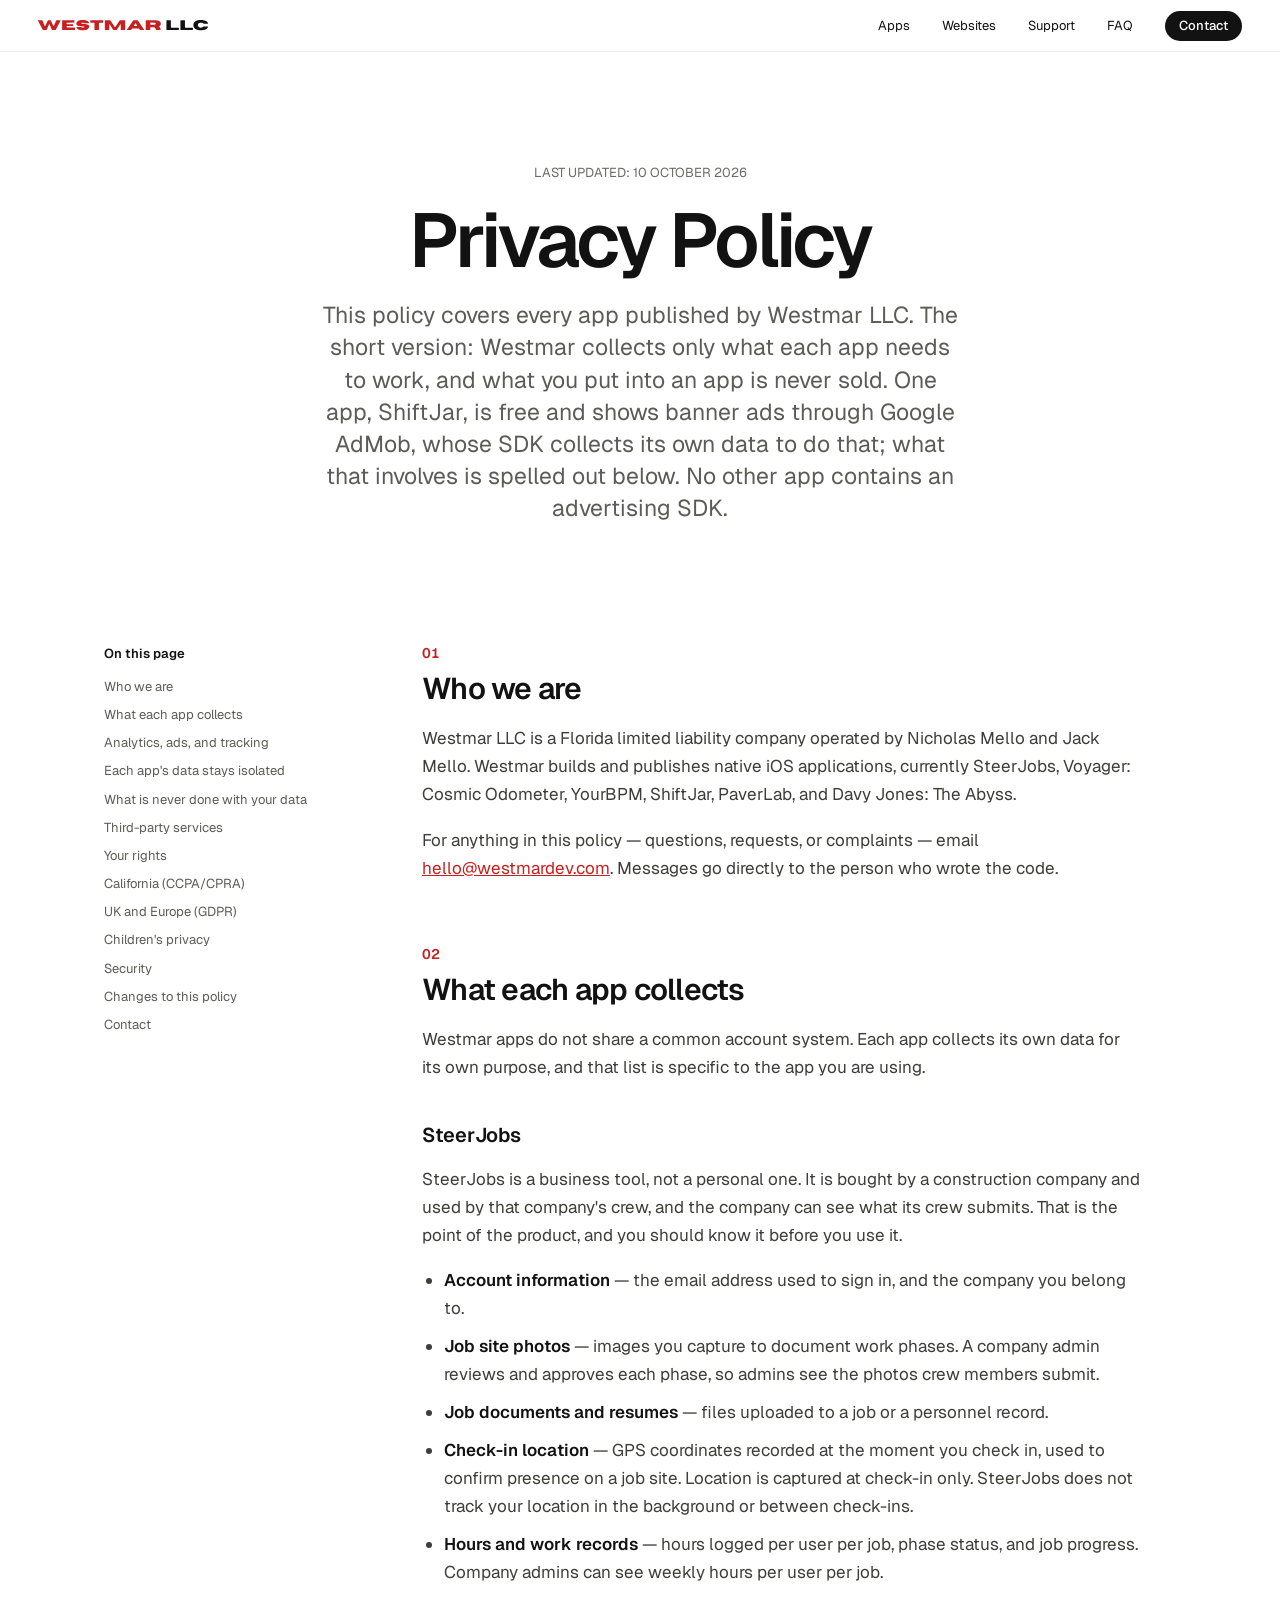
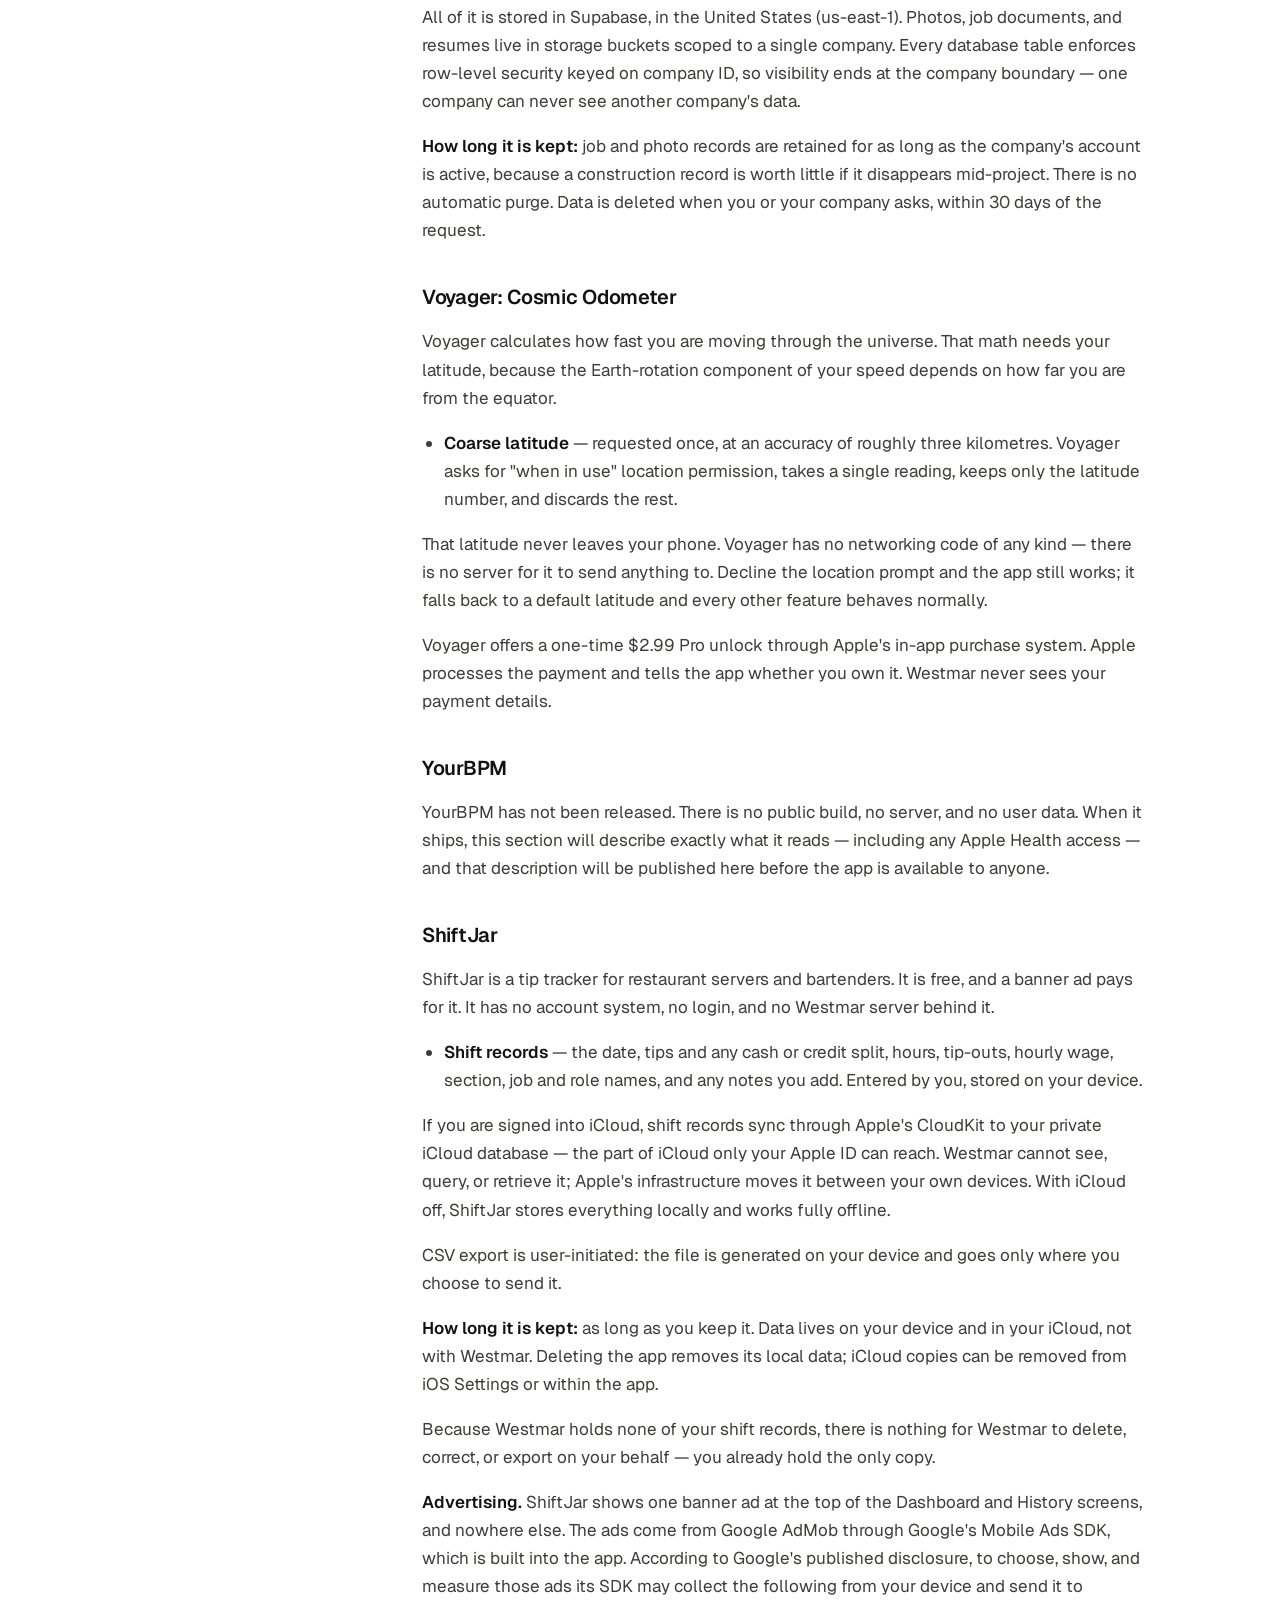
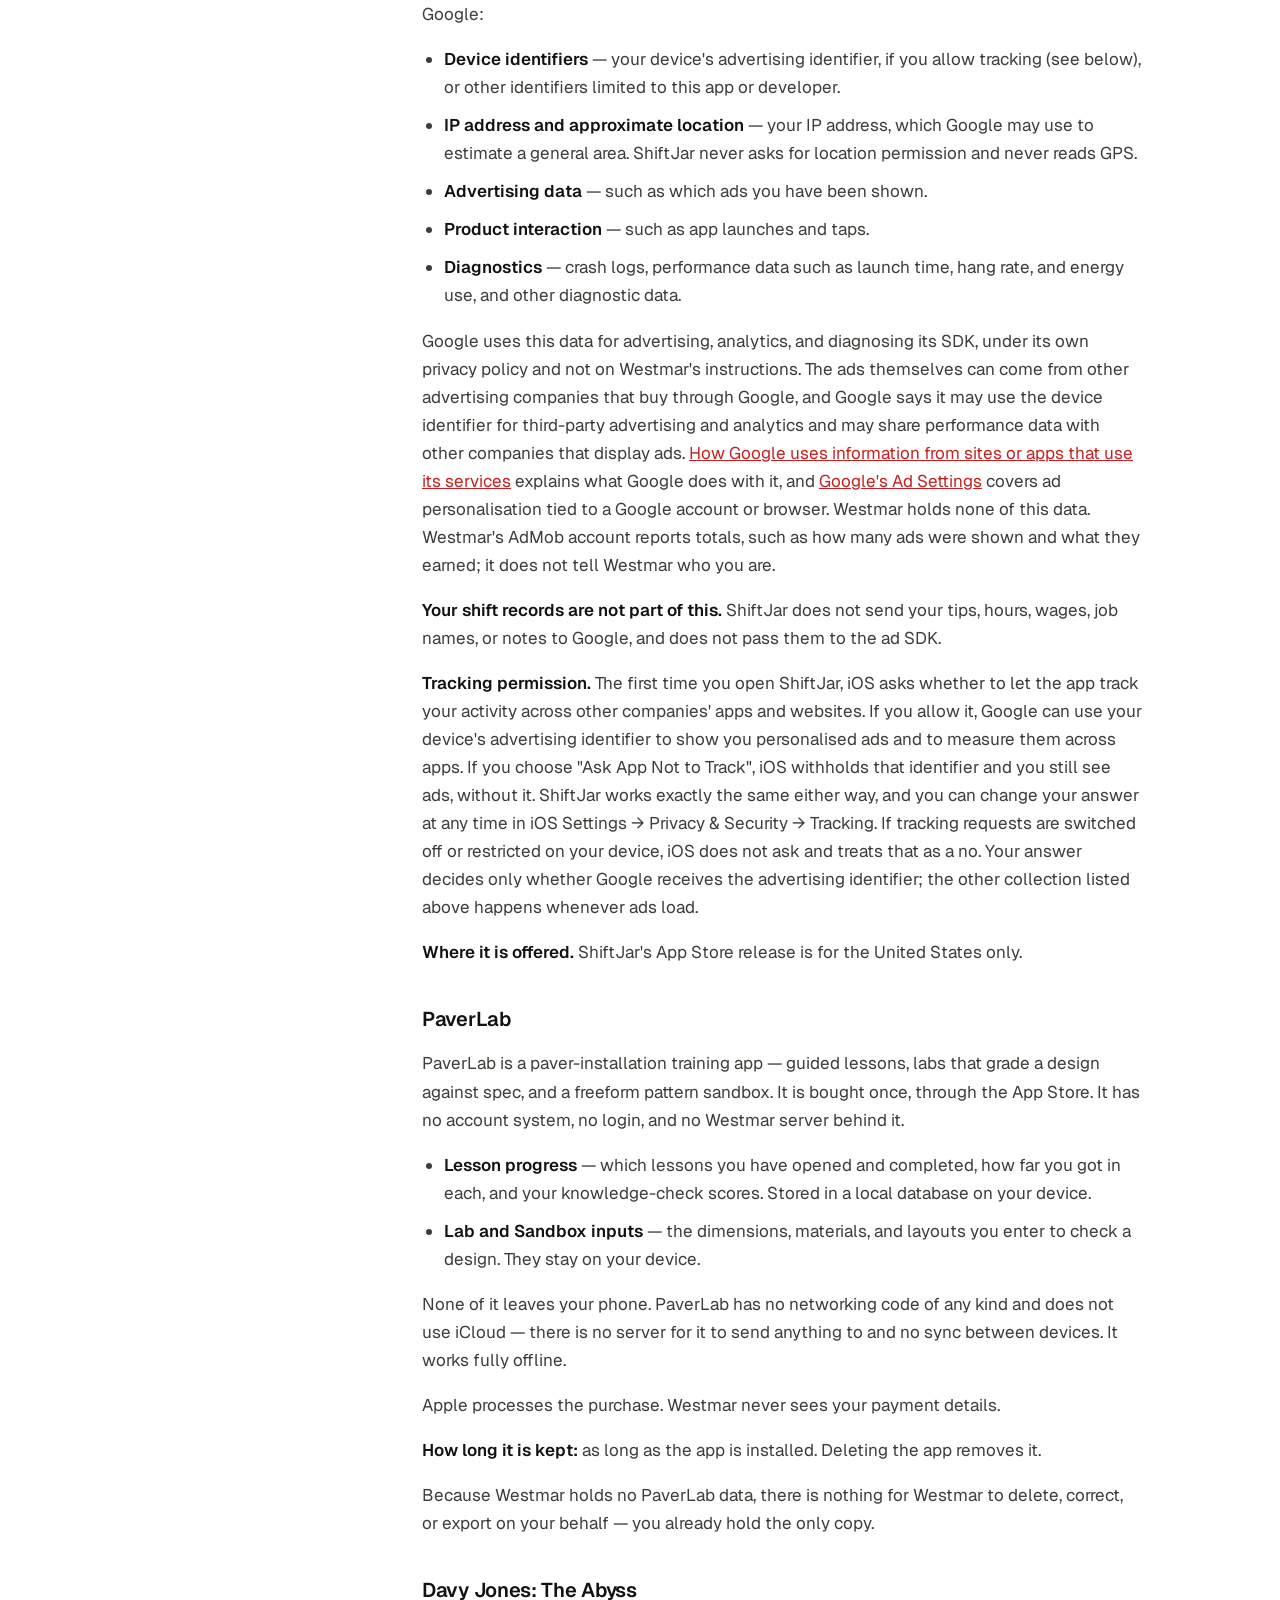
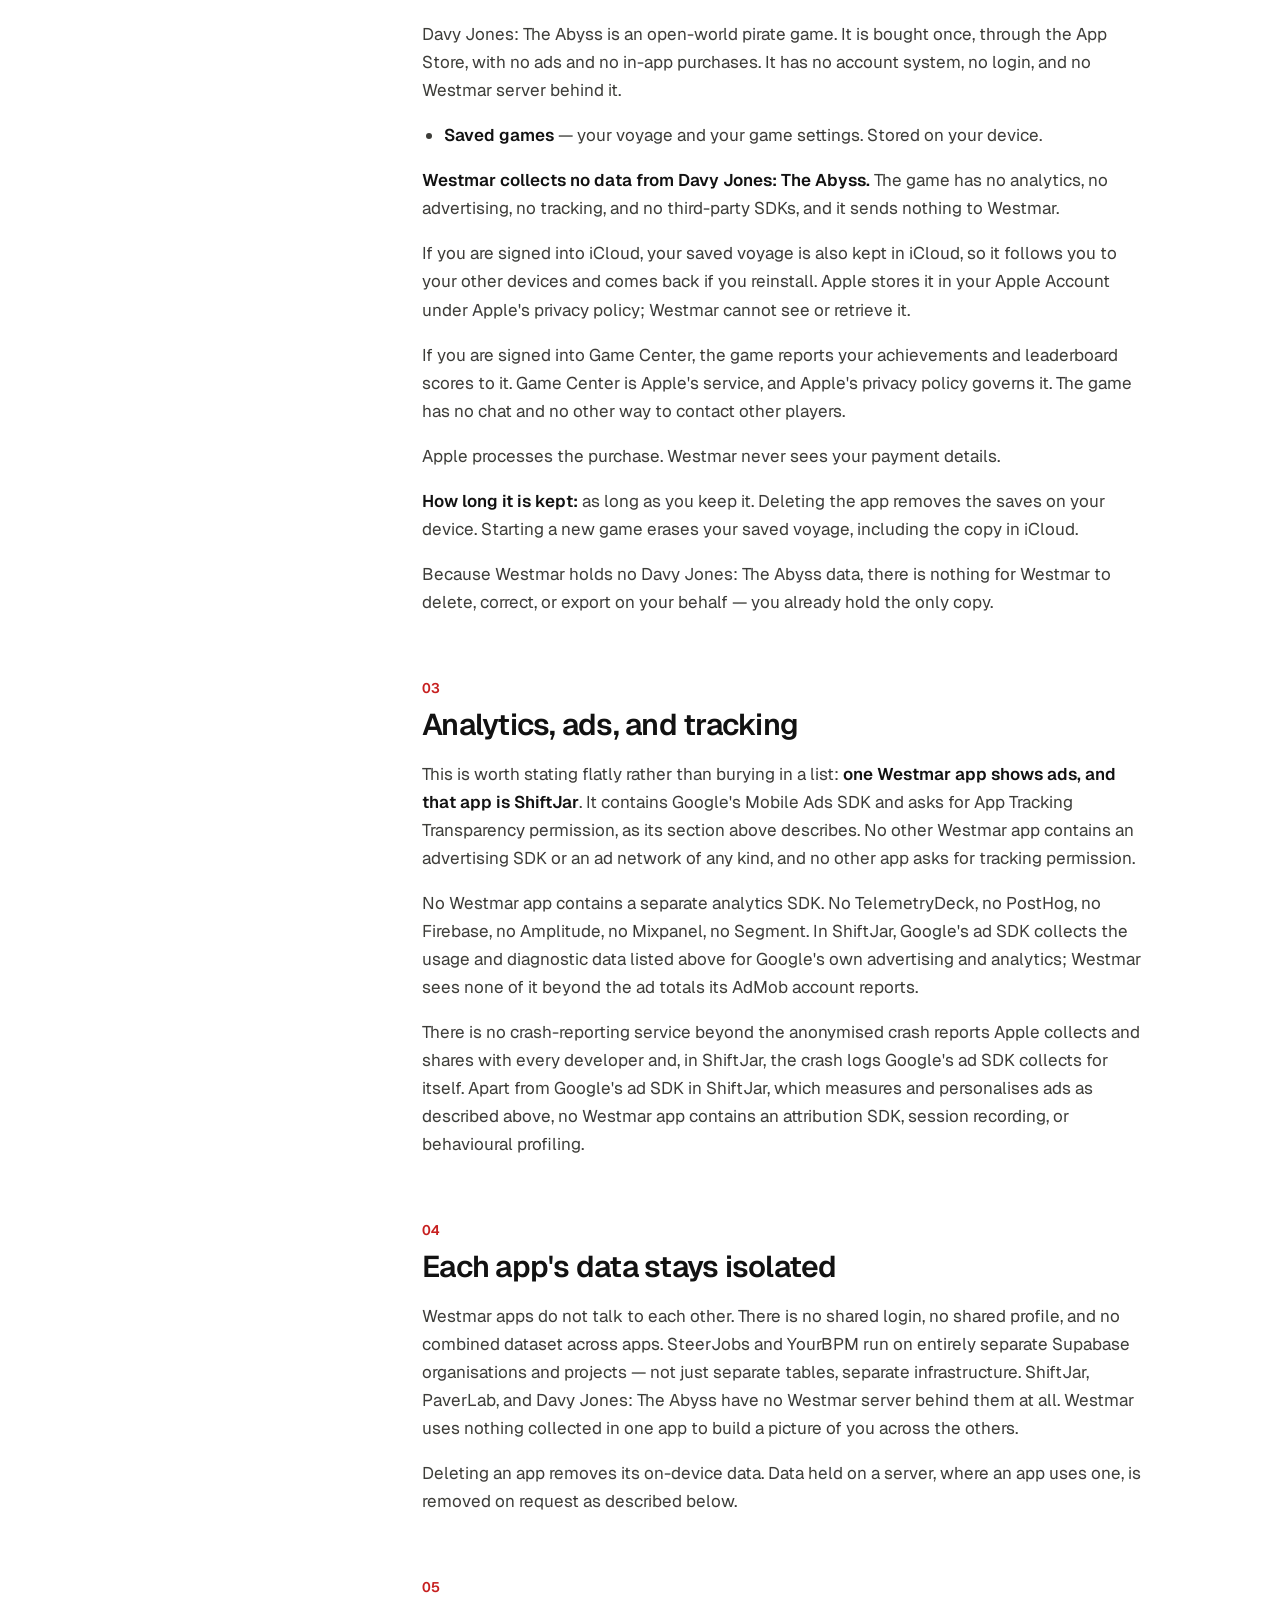
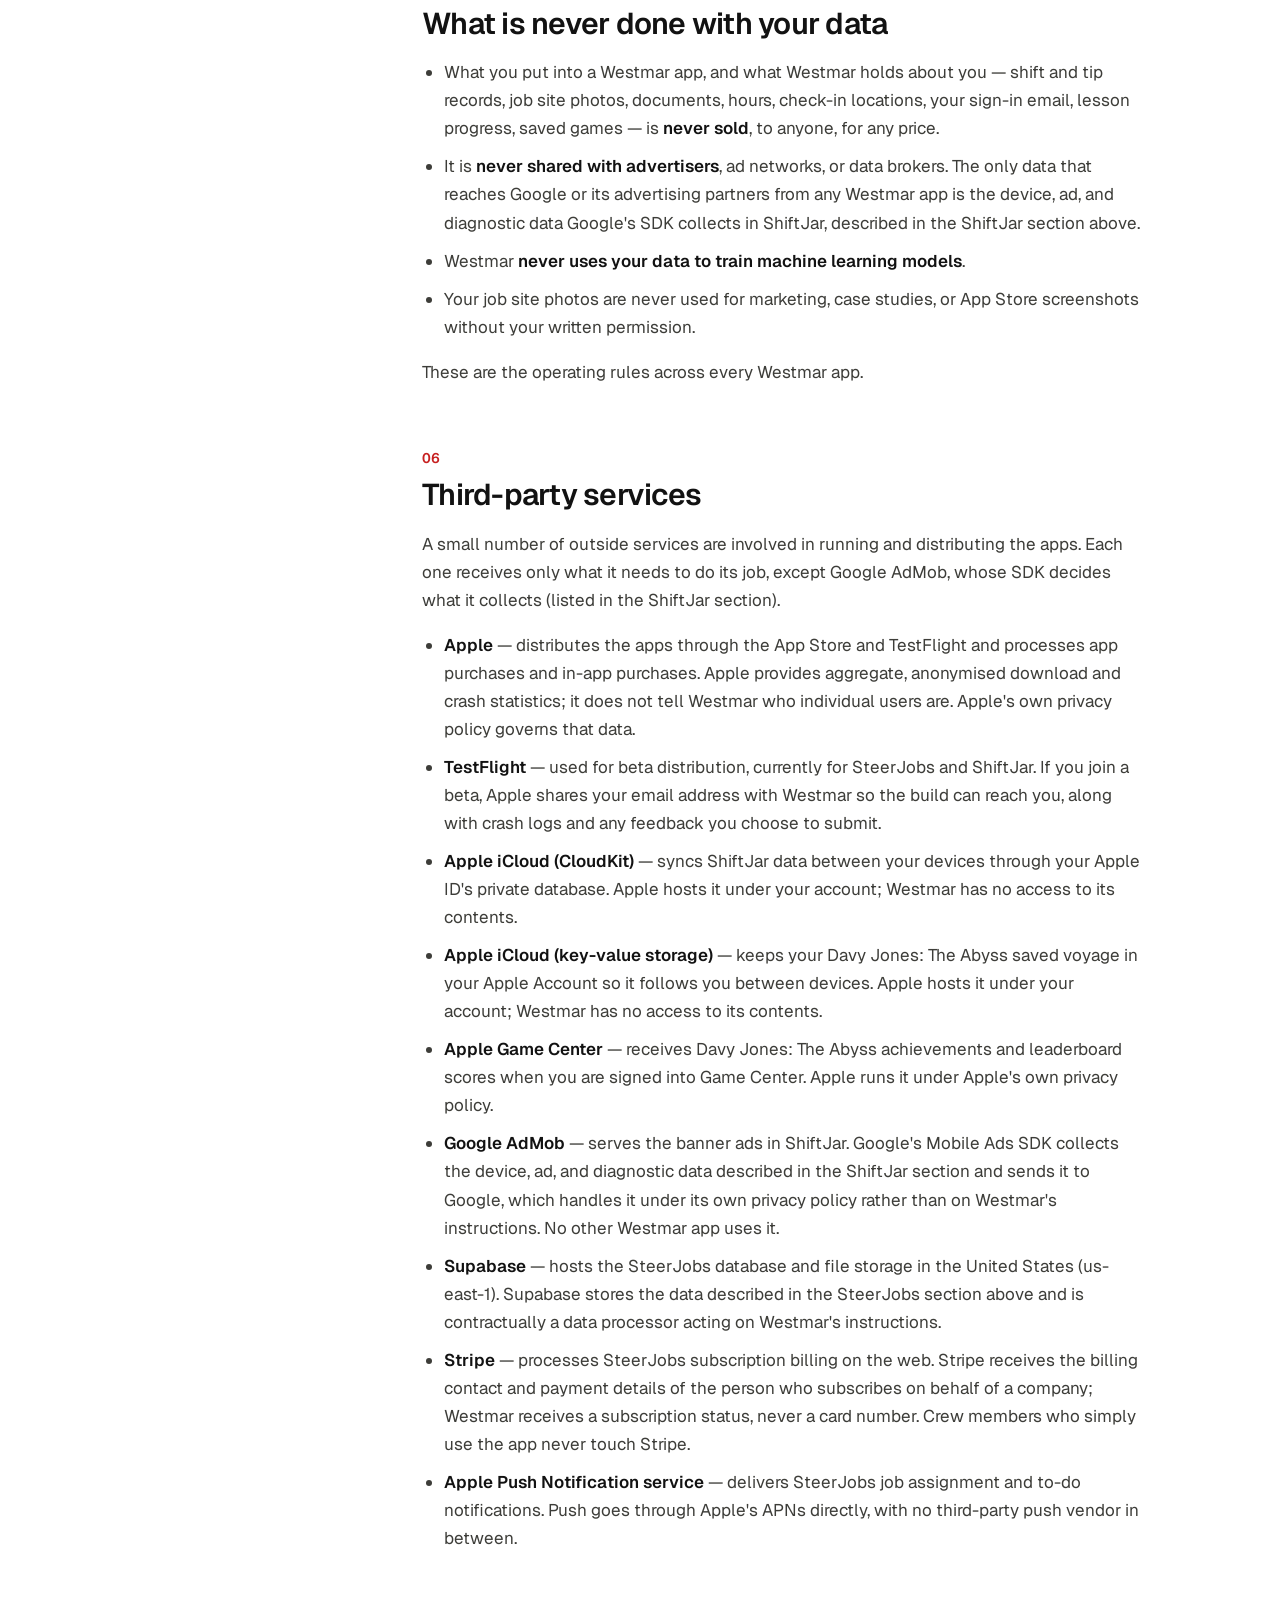
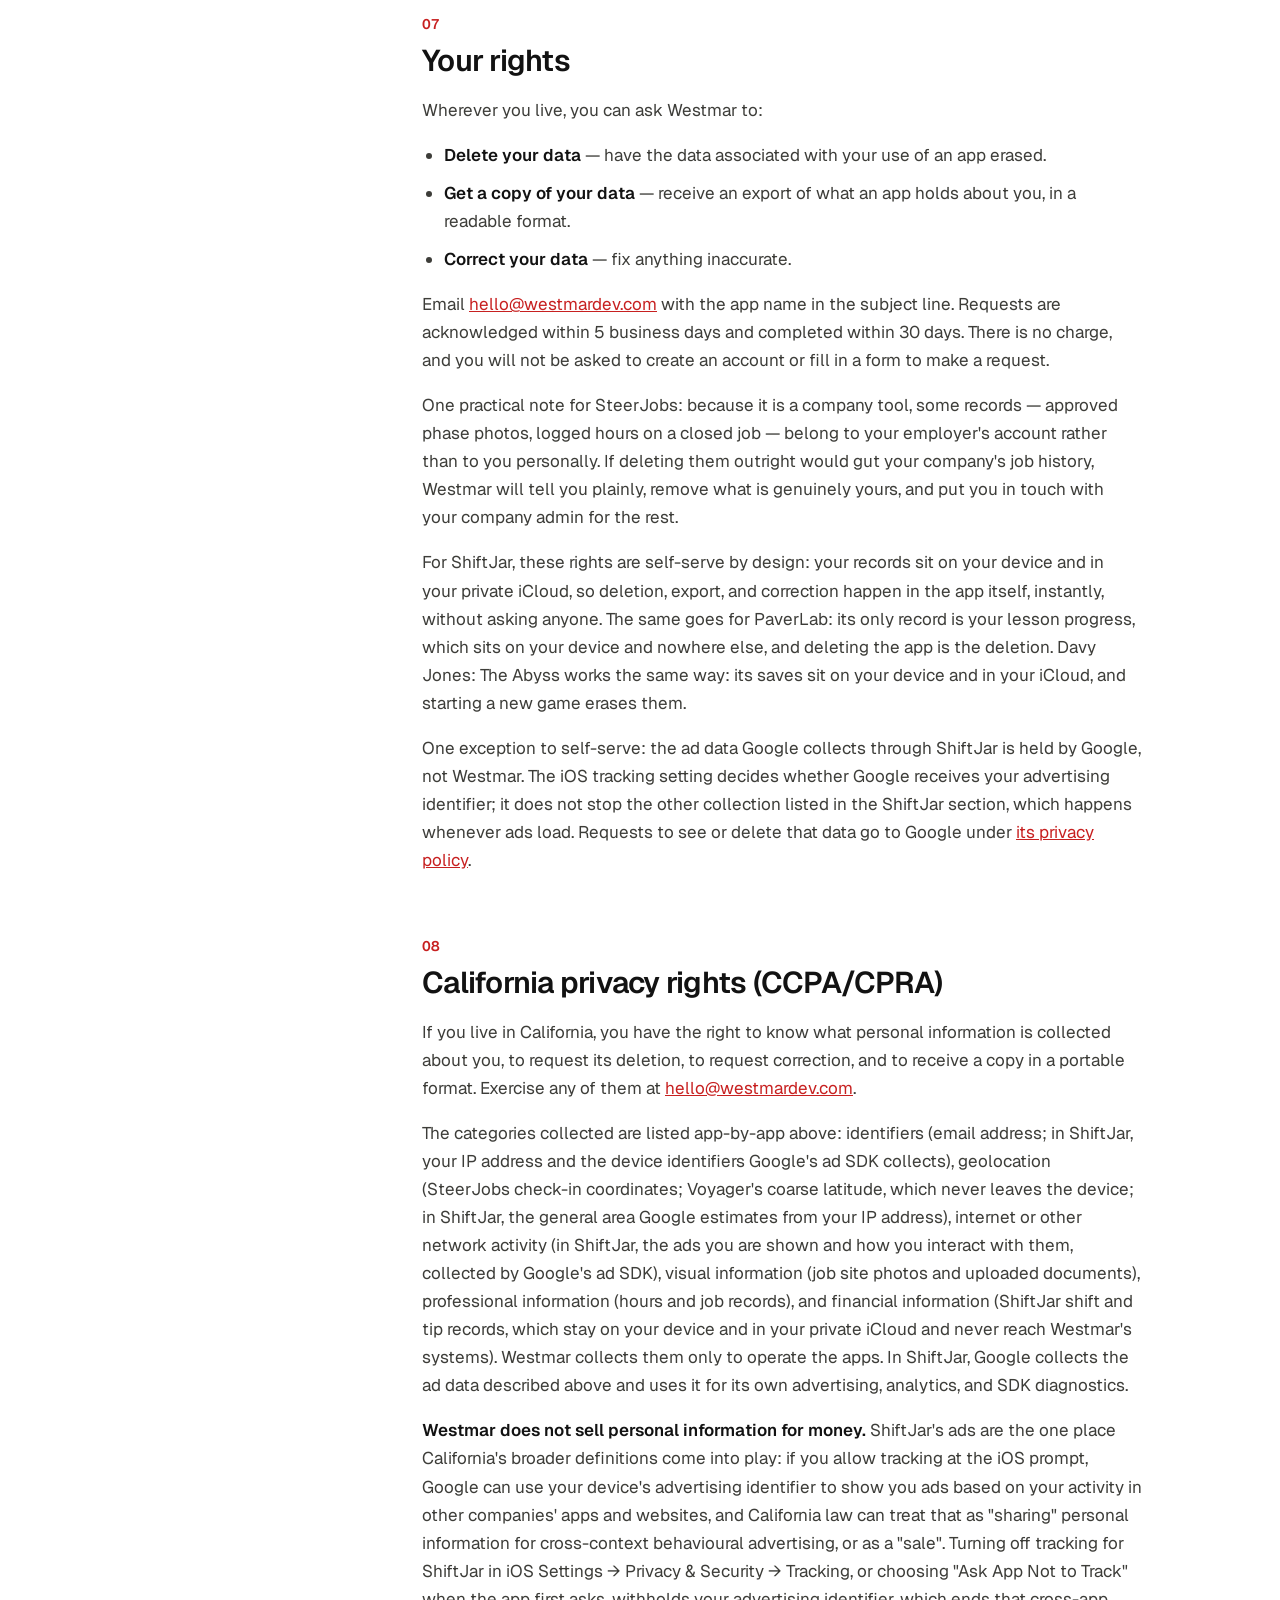
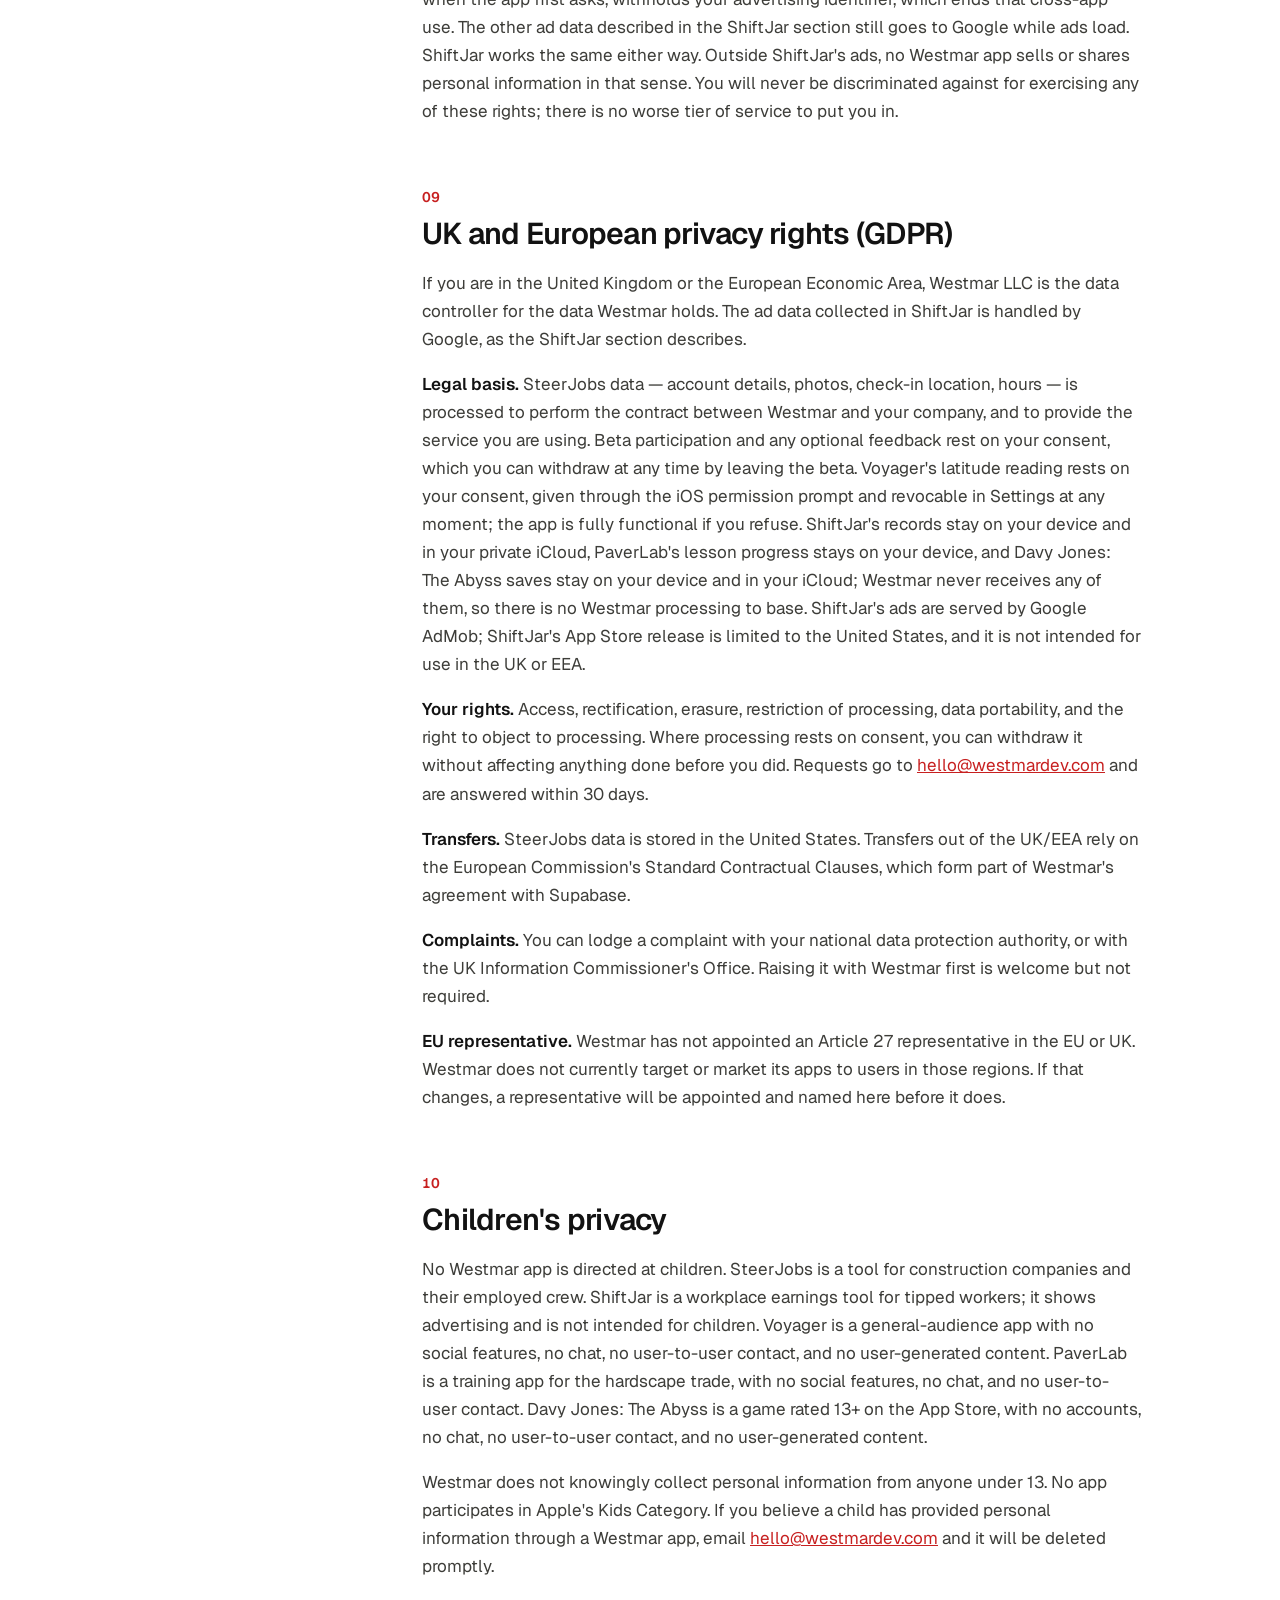
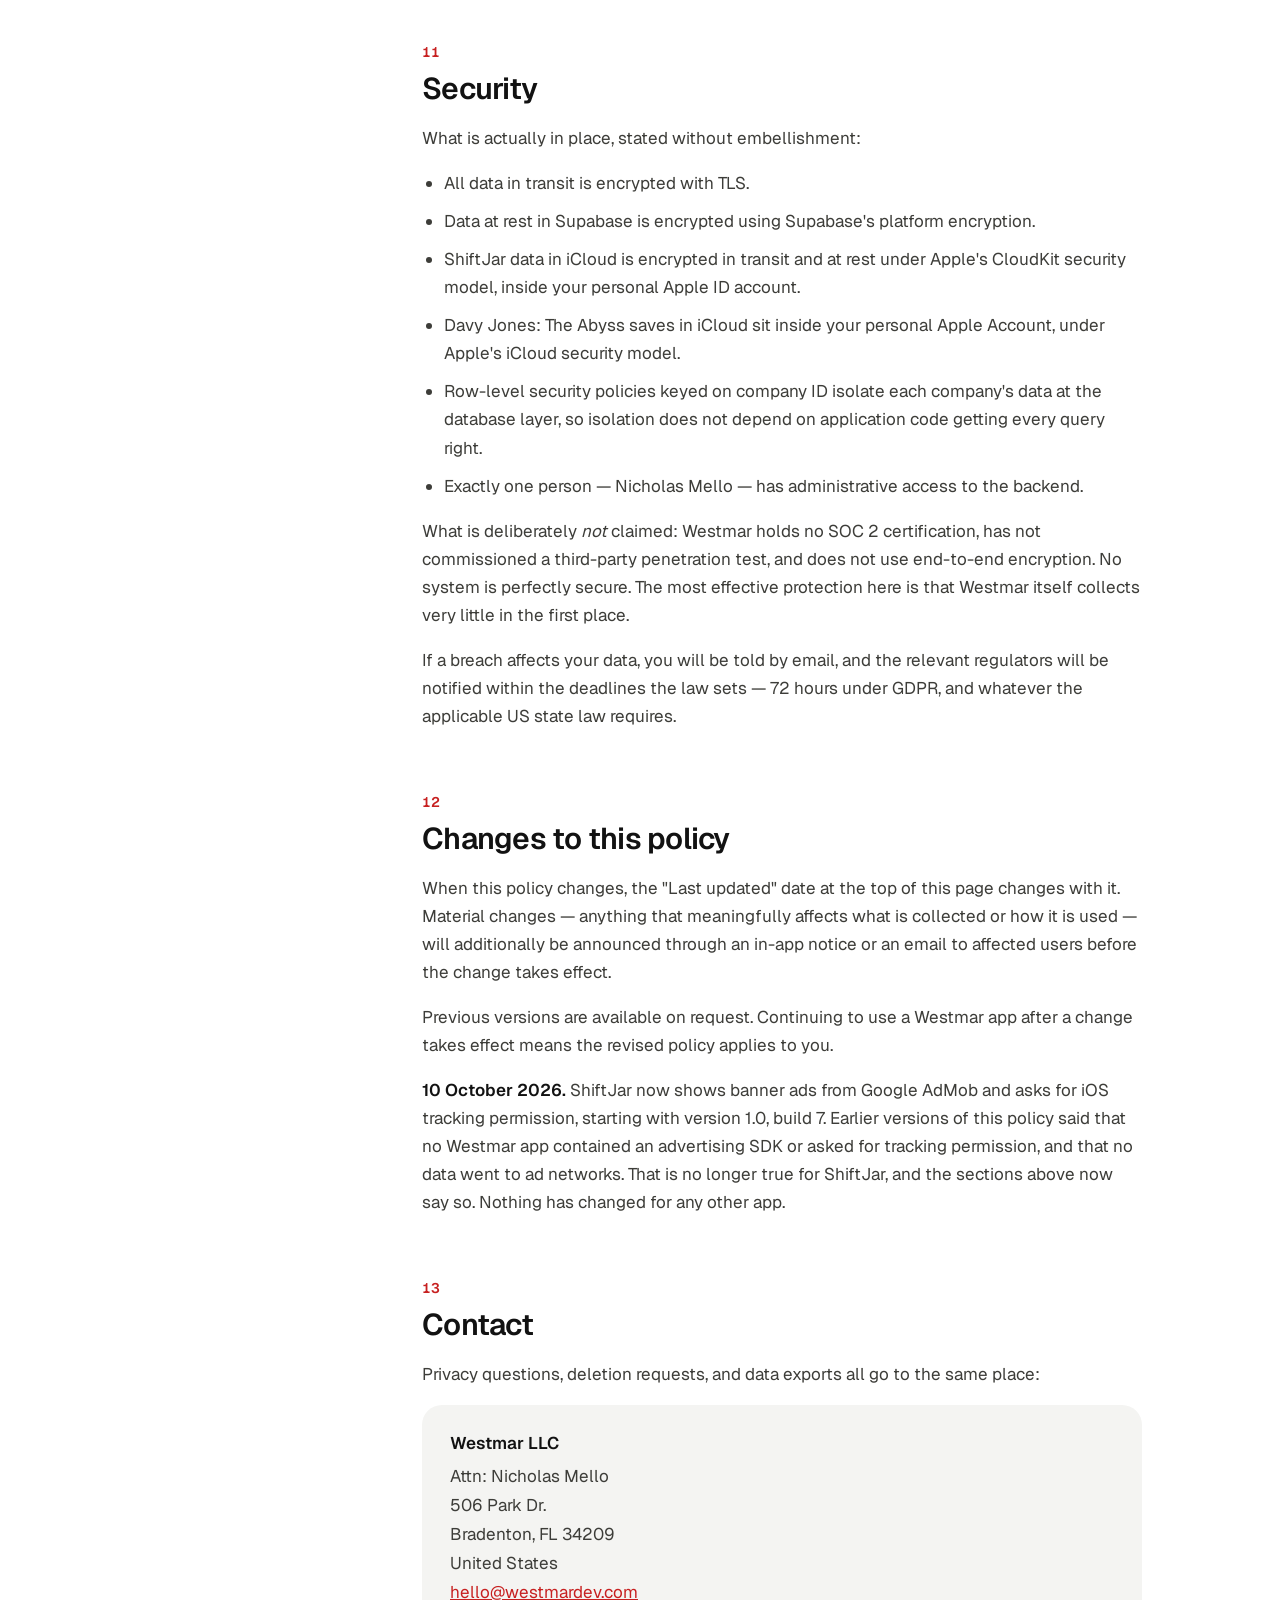
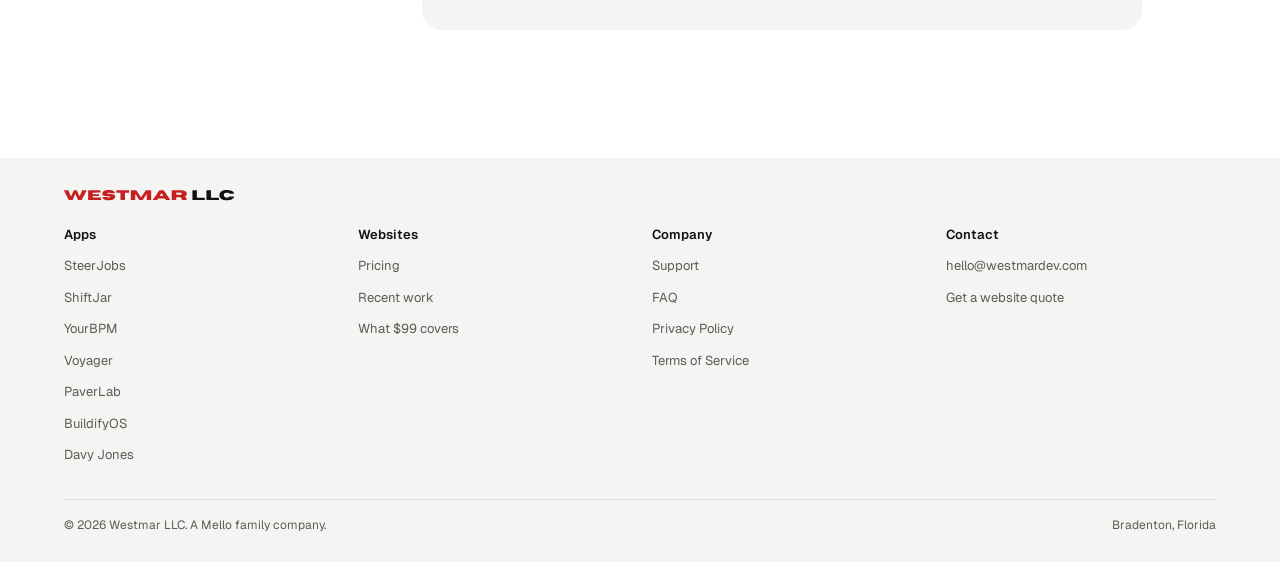
<file: davyjones/privacy/index.html>
<!DOCTYPE html>
<html lang="en">
<head>
<meta charset="utf-8">
<meta name="viewport" content="width=device-width, initial-scale=1">
<meta name="color-scheme" content="light dark">
<meta name="theme-color" content="#ffffff" media="(prefers-color-scheme: light)">
<meta name="theme-color" content="#161614" media="(prefers-color-scheme: dark)">
<title>Privacy Policy — Davy Jones: The Abyss</title>
<!-- The App Store's privacy URL for Davy Jones: The Abyss. Its section of the shared policy is the real page. -->
<meta http-equiv="refresh" content="0; url=/privacy.html#p-davyjones">
<link rel="canonical" href="/privacy.html">
<meta name="robots" content="noindex">
<link rel="icon" href="/favicon.svg" type="image/svg+xml">
<link rel="stylesheet" href="/styles.css">
<script>location.replace('/privacy.html#p-davyjones');</script>
</head>
<body>
<main id="main" class="hero">
  <p class="hero-lede">The privacy policy for Davy Jones: The Abyss is part of the <a href="/privacy.html#p-davyjones">Westmar LLC Privacy Policy</a>.</p>
</main>
</body>
</html>
</file>
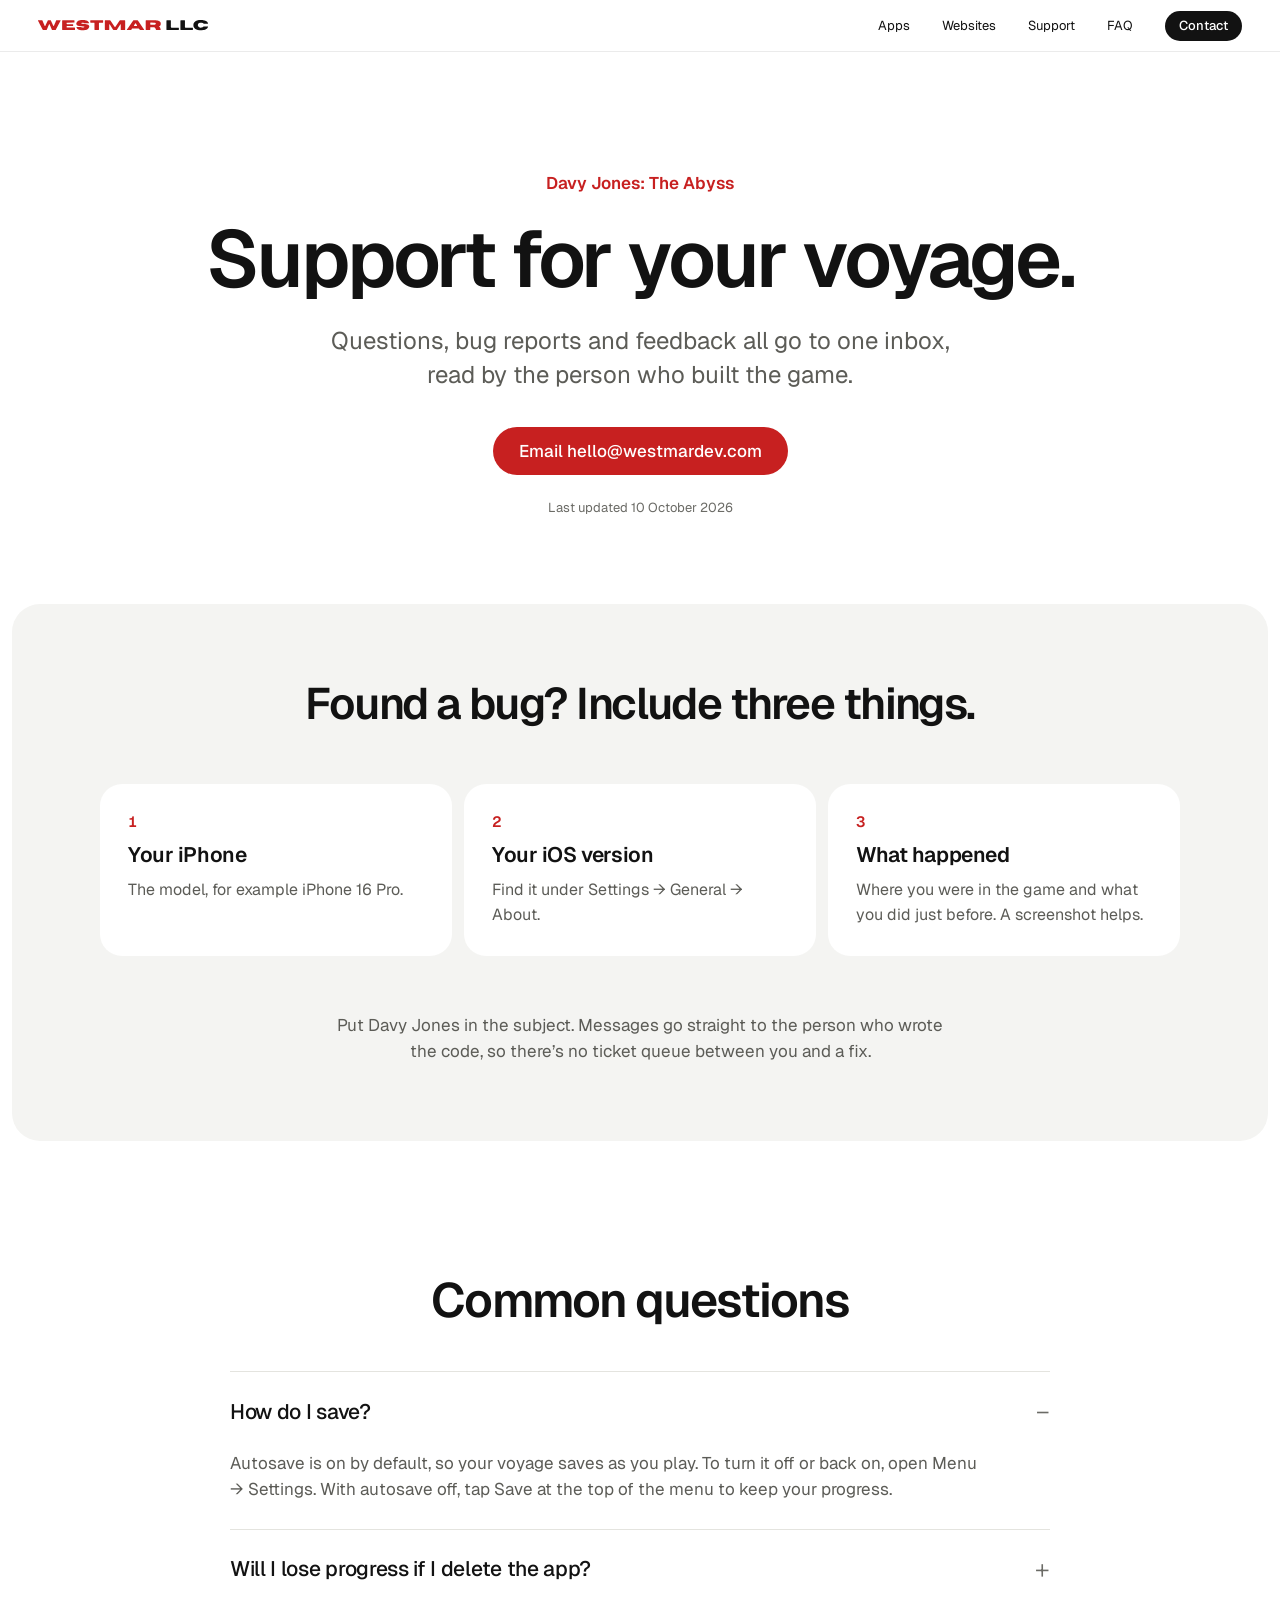
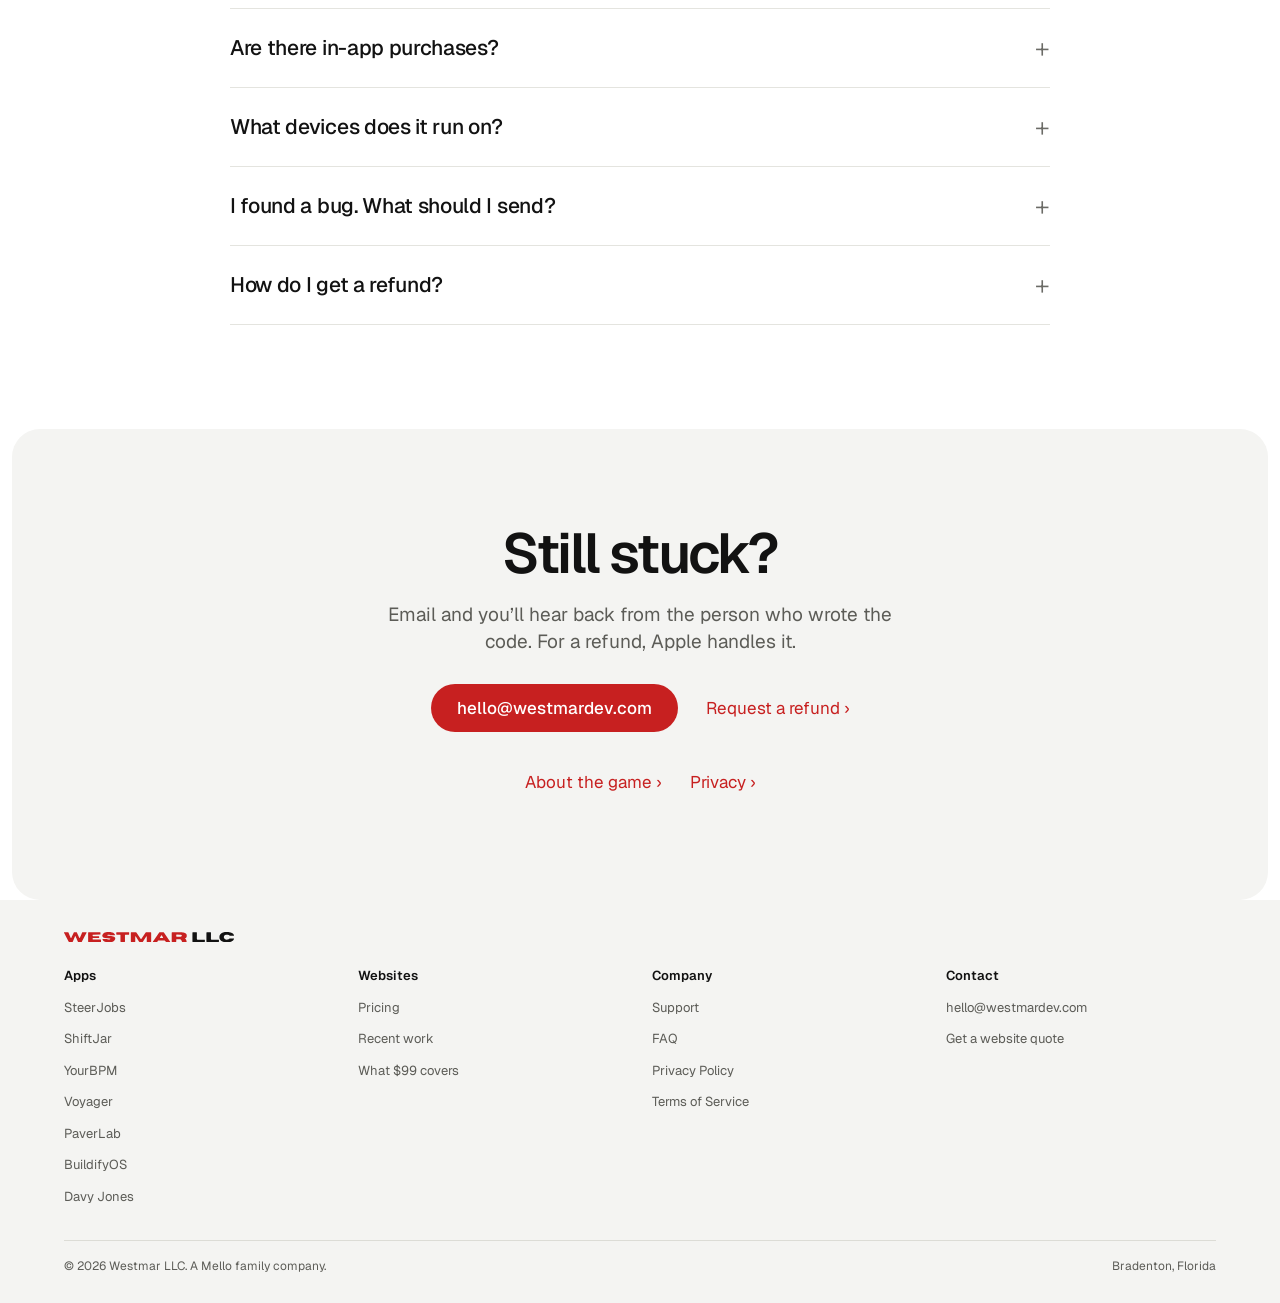
<file: davyjones/support/index.html>
<!DOCTYPE html>
<html lang="en">
<head>
<meta charset="utf-8">
<meta name="viewport" content="width=device-width, initial-scale=1">
<meta name="color-scheme" content="light dark">
<meta name="theme-color" content="#ffffff" media="(prefers-color-scheme: light)">
<meta name="theme-color" content="#161614" media="(prefers-color-scheme: dark)">
<title>Davy Jones: The Abyss Support — Westmar LLC</title>
<meta name="description" content="Support for Davy Jones: The Abyss: how to reach the developer, how saving works, what to include in a bug report, and how to request a refund.">
<link rel="icon" href="/favicon.svg" type="image/svg+xml">
<link rel="apple-touch-icon" href="/apple-touch-icon.png">
<link rel="preconnect" href="https://fonts.googleapis.com">
<link rel="preconnect" href="https://fonts.gstatic.com" crossorigin>
<link rel="stylesheet" href="https://fonts.googleapis.com/css2?family=Geist:wght@400..700&display=swap">
<link rel="stylesheet" href="/styles.css">
</head>
<body>

<a class="skip-link" href="#main">Skip to content</a>

<!-- HEADER (SiteNav) -->
<header class="site-header">
  <nav class="nav" aria-label="Main">
    <a class="wordmark" href="/index.html" aria-label="Westmar LLC home"><svg xmlns="http://www.w3.org/2000/svg" viewBox="7.06 17.25 367.69 22.19" aria-hidden="true" focusable="false"><path fill="#C72020" fill-rule="evenodd" d="M7.06 18.31 7.06 18.75 7.25 19.31 7.81 20.12 8.25 21.19 9.81 23.94 10.31 25.12 10.75 25.75 12.38 29.06 12.81 29.69 13.31 30.88 14.94 33.75 16.56 37.06 17.44 38.50 17.75 38.75 18.44 39.00 24.75 39.00 25.38 38.81 25.81 38.50 26.38 37.62 26.88 36.12 27.44 35.06 27.81 33.88 28.50 32.50 28.81 31.44 29.44 30.25 29.88 28.88 30.94 26.50 31.31 26.19 31.56 26.19 32.06 26.56 32.62 27.56 33.00 28.88 33.69 30.19 34.06 31.44 34.69 32.56 35.06 33.88 35.75 35.19 36.06 36.31 36.69 37.44 37.06 38.44 37.38 38.81 37.81 39.00 44.50 39.00 45.12 38.75 45.75 38.12 47.38 34.81 47.75 34.31 48.25 33.12 48.69 32.50 49.25 31.19 50.88 28.31 55.81 18.75 55.75 18.06 55.25 17.69 47.56 17.69 46.56 18.06 46.19 18.56 45.94 19.38 45.25 20.62 44.88 21.88 44.19 23.12 43.88 24.19 43.25 25.31 42.81 26.69 42.19 27.81 41.81 29.06 41.50 29.62 41.00 30.12 40.50 30.25 40.12 29.94 39.69 28.69 39.00 27.50 38.81 26.81 38.00 25.31 37.75 24.50 36.94 23.00 36.69 22.19 36.00 21.00 35.69 20.00 34.56 18.06 34.19 17.81 33.69 17.69 29.69 17.62 28.94 17.81 28.50 18.06 28.00 18.62 23.62 28.00 23.06 29.44 22.56 30.00 21.94 30.12 21.69 30.00 21.31 29.50 21.00 28.50 20.50 27.56 19.94 26.00 19.50 25.25 18.94 23.69 18.38 22.69 16.94 19.06 16.19 18.06 15.25 17.62 7.62 17.69 7.19 18.00ZM59.50 18.19 59.25 18.88 59.25 37.94 59.69 38.75 60.69 39.06 85.94 39.06 86.38 39.00 86.81 38.69 87.06 38.06 87.06 34.75 86.81 34.06 86.31 33.69 69.88 33.69 69.44 33.50 69.12 33.19 68.88 32.50 68.88 31.50 69.00 31.06 69.50 30.44 69.88 30.31 82.38 30.31 82.94 29.88 83.12 29.44 83.12 27.44 82.94 26.75 82.38 26.25 69.88 26.25 69.44 26.06 69.00 25.50 68.88 25.06 68.88 24.00 69.19 23.31 69.88 22.94 85.06 22.88 85.62 22.50 85.88 21.88 85.88 18.88 85.50 18.00 84.88 17.69 84.31 17.62 60.50 17.62 59.81 17.88ZM91.38 21.38 90.31 23.06 89.81 24.88 89.81 25.62 90.06 26.62 90.50 27.50 91.12 28.19 92.00 28.88 93.81 29.69 95.56 30.19 101.88 30.94 106.06 31.19 106.81 31.44 107.12 31.81 107.12 32.31 106.62 33.00 105.44 33.50 104.50 33.69 103.19 33.69 101.81 33.38 101.12 33.06 100.38 32.50 99.44 32.19 91.12 32.19 90.56 32.38 90.25 32.81 90.25 33.44 90.62 34.25 91.50 35.50 92.69 36.69 94.12 37.62 97.44 38.88 100.94 39.31 105.94 39.38 109.06 39.06 110.88 38.69 113.31 37.75 115.00 36.62 115.81 35.81 116.75 34.56 117.75 32.31 117.88 31.56 117.81 30.69 117.56 29.94 116.94 28.94 116.31 28.25 115.56 27.69 113.44 26.75 109.12 25.88 101.62 25.38 101.00 25.06 100.69 24.56 100.75 24.12 101.19 23.56 101.88 23.19 103.00 22.94 105.25 23.06 107.50 24.12 108.62 24.38 116.06 24.50 117.00 24.25 117.25 23.88 117.25 23.19 116.75 22.06 115.38 20.38 113.50 19.06 111.69 18.25 108.94 17.56 107.69 17.38 105.94 17.25 101.62 17.25 99.94 17.38 98.12 17.69 95.44 18.44 93.19 19.62ZM120.44 17.88 120.19 18.25 120.06 18.75 120.00 21.00 120.06 22.06 120.44 22.75 120.88 22.94 128.19 22.94 128.62 23.12 129.12 23.75 129.12 37.75 129.38 38.50 129.69 38.81 130.19 39.00 137.81 39.00 138.50 38.69 138.88 37.88 138.81 24.12 139.00 23.50 139.38 23.12 139.81 22.94 147.19 22.94 147.62 22.69 147.94 21.94 147.88 18.50 147.69 18.06 147.38 17.75 147.00 17.62 121.25 17.62ZM151.62 18.44 151.50 18.88 151.50 38.00 151.75 38.56 152.31 38.94 160.19 39.06 160.88 38.69 161.12 38.00 161.06 27.44 161.25 26.81 161.56 26.56 161.81 26.62 162.81 27.75 164.31 30.31 169.38 38.12 169.75 38.56 170.38 38.94 176.31 39.00 177.31 38.62 179.69 35.12 184.19 27.88 185.31 26.44 185.56 26.44 185.75 26.62 185.94 27.12 185.94 38.12 186.12 38.62 186.44 38.94 186.94 39.06 194.06 39.06 194.88 38.88 195.44 38.25 195.56 37.50 195.50 18.81 195.25 18.19 194.75 17.75 194.31 17.62 184.75 17.62 184.19 17.88 183.19 18.88 174.50 31.62 173.75 32.19 173.19 32.12 172.62 31.62 163.94 19.00 162.75 17.81 162.25 17.62 152.94 17.62 152.06 17.88ZM199.19 38.00 199.25 38.62 199.94 39.00 207.62 39.00 208.44 38.62 208.94 38.06 210.00 36.38 210.56 35.81 211.38 35.44 224.38 35.44 225.44 36.00 227.06 38.44 227.44 38.81 227.94 39.00 235.31 39.06 236.25 38.81 236.50 38.38 236.44 37.94 235.94 37.06 234.38 35.06 223.75 19.62 222.38 17.94 221.50 17.69 214.19 17.69 213.31 18.00 212.12 19.44 201.00 35.44 199.50 37.38ZM214.50 29.19 214.94 28.31 215.69 27.31 217.06 25.00 217.50 24.56 218.00 24.44 218.38 24.56 218.81 25.06 220.12 27.38 220.94 28.50 221.31 29.56 221.06 30.00 220.31 30.25 215.31 30.25 214.62 29.88ZM240.12 18.31 239.94 18.75 239.88 19.38 239.88 37.81 240.06 38.38 240.50 38.81 241.12 39.00 248.69 39.00 249.25 38.81 249.50 38.56 249.75 37.81 249.75 33.69 250.06 33.06 250.56 32.75 256.38 32.81 258.19 33.06 259.19 33.44 260.75 34.94 262.12 38.44 262.62 38.88 264.38 39.00 271.25 39.06 271.75 38.88 272.12 38.38 272.12 37.44 271.06 33.94 270.44 33.00 269.06 31.81 268.94 31.31 269.06 31.00 269.50 30.56 270.25 30.12 271.00 29.44 271.75 28.44 272.06 27.81 272.44 25.81 272.38 24.25 272.06 22.75 271.81 22.19 270.94 21.00 269.56 19.88 268.44 19.25 265.62 18.38 264.00 18.12 261.88 18.06 258.94 17.75 241.44 17.62 240.44 17.94ZM249.69 24.19 249.88 23.44 250.19 23.06 250.56 22.88 258.25 23.00 259.94 23.31 261.12 23.94 261.69 24.56 261.81 25.50 261.62 26.00 261.06 26.56 260.31 27.00 259.19 27.31 257.44 27.50 250.50 27.56 250.00 27.19 249.69 26.44Z"/><path fill="currentColor" fill-rule="evenodd" d="M284.94 18.12 284.69 19.00 284.69 37.75 284.81 38.38 285.19 38.88 285.75 39.06 310.56 39.00 310.94 38.88 311.38 38.50 311.62 37.81 311.62 35.12 311.31 34.19 310.69 33.75 295.50 33.75 294.88 33.50 294.44 33.00 294.25 32.19 294.31 18.88 294.12 18.31 293.69 17.88 293.12 17.69 285.75 17.62 285.31 17.75ZM315.19 18.31 315.00 18.81 314.94 19.69 314.94 37.62 315.06 38.19 315.50 38.75 316.19 39.00 341.06 39.00 341.44 38.88 341.81 38.50 342.00 37.81 342.00 35.12 341.75 34.19 341.19 33.75 325.69 33.81 325.25 33.62 324.88 33.12 324.69 32.19 324.75 18.88 324.56 18.25 324.31 17.94 323.62 17.69 316.25 17.69 315.56 17.94ZM343.44 24.94 343.19 25.81 343.00 27.94 343.12 30.44 343.44 31.75 344.38 33.69 345.50 35.12 347.38 36.75 349.62 37.94 352.44 38.81 356.44 39.31 360.69 39.38 364.88 39.00 366.19 38.75 369.19 37.75 370.81 36.88 372.56 35.50 373.62 34.25 374.69 32.25 374.56 31.56 374.12 31.25 365.81 31.19 364.75 31.56 363.31 32.75 362.50 33.19 360.75 33.62 358.56 33.75 356.75 33.44 355.50 33.00 354.25 32.06 353.25 30.75 352.75 29.50 352.62 28.81 352.75 27.19 353.19 26.06 353.81 25.06 354.62 24.25 355.88 23.50 356.94 23.12 358.12 22.94 360.12 22.94 361.44 23.12 363.25 23.88 364.75 25.06 365.75 25.44 374.06 25.38 374.56 25.00 374.62 24.25 374.00 23.00 373.06 21.75 372.00 20.69 370.06 19.38 367.31 18.25 364.12 17.56 362.69 17.38 357.69 17.25 354.69 17.50 350.88 18.31 348.19 19.44 346.25 20.81 344.62 22.62Z"/></svg></a>
    <div class="nav-links">
      <a class="nav-link" href="/index.html#apps">Apps</a>
      <a class="nav-link" href="/websites.html">Websites</a>
      <a class="nav-link" href="/support.html">Support</a>
      <a class="nav-link" href="/index.html#faq">FAQ</a>
      <a class="nav-contact" href="mailto:hello@westmardev.com">Contact</a>
    </div>
    <button class="nav-toggle" type="button" aria-label="Menu" aria-expanded="false" aria-controls="nav-panel">
      <span class="nav-toggle-line"></span>
      <span class="nav-toggle-line"></span>
    </button>
    <div class="nav-panel" id="nav-panel" hidden>
      <a class="nav-panel-link" href="/index.html#apps">Apps</a>
      <a class="nav-panel-link" href="/websites.html">Websites</a>
      <a class="nav-panel-link" href="/support.html">Support</a>
      <a class="nav-panel-link" href="/index.html#faq">FAQ</a>
      <a class="nav-panel-contact" href="mailto:hello@westmardev.com">Contact</a>
    </div>
  </nav>
</header>

<main id="main">

  <!-- HERO -->
  <div class="hero">
    <span class="kicker">Davy Jones: The Abyss</span>
    <h1 class="hero-title hero-title-narrow">Support for your voyage.</h1>
    <p class="hero-lede">Questions, bug reports and feedback all go to one inbox, read by the person who built the game.</p>
    <a class="btn btn-top" href="mailto:hello@westmardev.com?subject=Davy%20Jones%3A%20The%20Abyss">Email hello@westmardev.com</a>
    <span class="eyebrow">Last updated 10 October 2026</span>
  </div>

  <!-- WHAT TO INCLUDE -->
  <section class="wrap-wide">
    <div class="steps-tile">
      <h2 class="steps-title">Found a bug? Include three things.</h2>
      <div class="steps">
        <div class="step"><span class="step-num">1</span><h3>Your iPhone</h3><p>The model, for example iPhone 16 Pro.</p></div>
        <div class="step"><span class="step-num">2</span><h3>Your iOS version</h3><p>Find it under Settings → General → About.</p></div>
        <div class="step"><span class="step-num">3</span><h3>What happened</h3><p>Where you were in the game and what you did just before. A screenshot helps.</p></div>
      </div>
      <p class="steps-note">Put Davy Jones in the subject. Messages go straight to the person who wrote the code, so there’s no ticket queue between you and a fix.</p>
    </div>
  </section>

  <!-- COMMON QUESTIONS -->
  <section class="faq" id="faq">
    <h2 class="faq-title">Common questions</h2>
    <div class="faq-list">
      <div class="faq-item">
        <button class="faq-q" type="button" aria-expanded="true" aria-controls="dj-a-0" id="dj-q-0"><span>How do I save?</span><span class="faq-sign" aria-hidden="true">−</span></button>
        <p class="faq-a" id="dj-a-0" role="region" aria-labelledby="dj-q-0">Autosave is on by default, so your voyage saves as you play. To turn it off or back on, open Menu → Settings. With autosave off, tap Save at the top of the menu to keep your progress.</p>
      </div>
      <div class="faq-item">
        <button class="faq-q" type="button" aria-expanded="false" aria-controls="dj-a-1" id="dj-q-1"><span>Will I lose progress if I delete the app?</span><span class="faq-sign" aria-hidden="true">+</span></button>
        <p class="faq-a" id="dj-a-1" role="region" aria-labelledby="dj-q-1" hidden>Saves on your iPhone are removed with the app. If you’re signed in to iCloud, your voyage is also kept in iCloud, and it comes back when you reinstall with the same Apple Account.</p>
      </div>
      <div class="faq-item">
        <button class="faq-q" type="button" aria-expanded="false" aria-controls="dj-a-2" id="dj-q-2"><span>Are there in-app purchases?</span><span class="faq-sign" aria-hidden="true">+</span></button>
        <p class="faq-a" id="dj-a-2" role="region" aria-labelledby="dj-q-2" hidden>No. You pay once for the game, and there are no ads. Everything in it is earned with in-game gold.</p>
      </div>
      <div class="faq-item">
        <button class="faq-q" type="button" aria-expanded="false" aria-controls="dj-a-3" id="dj-q-3"><span>What devices does it run on?</span><span class="faq-sign" aria-hidden="true">+</span></button>
        <p class="faq-a" id="dj-a-3" role="region" aria-labelledby="dj-q-3" hidden>iPhone, with iOS 17 or later. The game plays in landscape.</p>
      </div>
      <div class="faq-item">
        <button class="faq-q" type="button" aria-expanded="false" aria-controls="dj-a-4" id="dj-q-4"><span>I found a bug. What should I send?</span><span class="faq-sign" aria-hidden="true">+</span></button>
        <p class="faq-a" id="dj-a-4" role="region" aria-labelledby="dj-q-4" hidden>Email <a href="mailto:hello@westmardev.com?subject=Davy%20Jones%3A%20The%20Abyss%20bug">hello@westmardev.com</a> with your iPhone model, your iOS version and what happened.</p>
      </div>
      <div class="faq-item">
        <button class="faq-q" type="button" aria-expanded="false" aria-controls="dj-a-5" id="dj-q-5"><span>How do I get a refund?</span><span class="faq-sign" aria-hidden="true">+</span></button>
        <p class="faq-a" id="dj-a-5" role="region" aria-labelledby="dj-q-5" hidden>Apple handles refunds for every App Store purchase, and Westmar can’t issue one directly. Request it at <a href="https://reportaproblem.apple.com" target="_blank" rel="noopener">reportaproblem.apple.com</a>.</p>
      </div>
    </div>
  </section>

  <!-- CTA -->
  <div class="wrap-wide">
    <div class="cta cta-tile">
      <h2 class="cta-title">Still stuck?</h2>
      <p class="cta-lede cta-lede-narrow">Email and you’ll hear back from the person who wrote the code. For a refund, Apple handles it.</p>
      <div class="cta-actions">
        <a class="btn" href="mailto:hello@westmardev.com?subject=Davy%20Jones%3A%20The%20Abyss">hello@westmardev.com</a>
        <a class="more" href="https://reportaproblem.apple.com" target="_blank" rel="noopener">Request a refund ›</a>
      </div>
      <div class="cta-actions">
        <a class="more" href="/davyjones">About the game ›</a>
        <a class="more" href="/privacy.html#p-davyjones">Privacy ›</a>
      </div>
    </div>
  </div>

</main>

<!-- FOOTER (SiteFooter) -->
<footer class="site-footer">
  <div class="footer-inner">
    <svg class="footer-logo" xmlns="http://www.w3.org/2000/svg" viewBox="7.06 17.25 367.69 22.19" aria-hidden="true" focusable="false"><path fill="#C72020" fill-rule="evenodd" d="M7.06 18.31 7.06 18.75 7.25 19.31 7.81 20.12 8.25 21.19 9.81 23.94 10.31 25.12 10.75 25.75 12.38 29.06 12.81 29.69 13.31 30.88 14.94 33.75 16.56 37.06 17.44 38.50 17.75 38.75 18.44 39.00 24.75 39.00 25.38 38.81 25.81 38.50 26.38 37.62 26.88 36.12 27.44 35.06 27.81 33.88 28.50 32.50 28.81 31.44 29.44 30.25 29.88 28.88 30.94 26.50 31.31 26.19 31.56 26.19 32.06 26.56 32.62 27.56 33.00 28.88 33.69 30.19 34.06 31.44 34.69 32.56 35.06 33.88 35.75 35.19 36.06 36.31 36.69 37.44 37.06 38.44 37.38 38.81 37.81 39.00 44.50 39.00 45.12 38.75 45.75 38.12 47.38 34.81 47.75 34.31 48.25 33.12 48.69 32.50 49.25 31.19 50.88 28.31 55.81 18.75 55.75 18.06 55.25 17.69 47.56 17.69 46.56 18.06 46.19 18.56 45.94 19.38 45.25 20.62 44.88 21.88 44.19 23.12 43.88 24.19 43.25 25.31 42.81 26.69 42.19 27.81 41.81 29.06 41.50 29.62 41.00 30.12 40.50 30.25 40.12 29.94 39.69 28.69 39.00 27.50 38.81 26.81 38.00 25.31 37.75 24.50 36.94 23.00 36.69 22.19 36.00 21.00 35.69 20.00 34.56 18.06 34.19 17.81 33.69 17.69 29.69 17.62 28.94 17.81 28.50 18.06 28.00 18.62 23.62 28.00 23.06 29.44 22.56 30.00 21.94 30.12 21.69 30.00 21.31 29.50 21.00 28.50 20.50 27.56 19.94 26.00 19.50 25.25 18.94 23.69 18.38 22.69 16.94 19.06 16.19 18.06 15.25 17.62 7.62 17.69 7.19 18.00ZM59.50 18.19 59.25 18.88 59.25 37.94 59.69 38.75 60.69 39.06 85.94 39.06 86.38 39.00 86.81 38.69 87.06 38.06 87.06 34.75 86.81 34.06 86.31 33.69 69.88 33.69 69.44 33.50 69.12 33.19 68.88 32.50 68.88 31.50 69.00 31.06 69.50 30.44 69.88 30.31 82.38 30.31 82.94 29.88 83.12 29.44 83.12 27.44 82.94 26.75 82.38 26.25 69.88 26.25 69.44 26.06 69.00 25.50 68.88 25.06 68.88 24.00 69.19 23.31 69.88 22.94 85.06 22.88 85.62 22.50 85.88 21.88 85.88 18.88 85.50 18.00 84.88 17.69 84.31 17.62 60.50 17.62 59.81 17.88ZM91.38 21.38 90.31 23.06 89.81 24.88 89.81 25.62 90.06 26.62 90.50 27.50 91.12 28.19 92.00 28.88 93.81 29.69 95.56 30.19 101.88 30.94 106.06 31.19 106.81 31.44 107.12 31.81 107.12 32.31 106.62 33.00 105.44 33.50 104.50 33.69 103.19 33.69 101.81 33.38 101.12 33.06 100.38 32.50 99.44 32.19 91.12 32.19 90.56 32.38 90.25 32.81 90.25 33.44 90.62 34.25 91.50 35.50 92.69 36.69 94.12 37.62 97.44 38.88 100.94 39.31 105.94 39.38 109.06 39.06 110.88 38.69 113.31 37.75 115.00 36.62 115.81 35.81 116.75 34.56 117.75 32.31 117.88 31.56 117.81 30.69 117.56 29.94 116.94 28.94 116.31 28.25 115.56 27.69 113.44 26.75 109.12 25.88 101.62 25.38 101.00 25.06 100.69 24.56 100.75 24.12 101.19 23.56 101.88 23.19 103.00 22.94 105.25 23.06 107.50 24.12 108.62 24.38 116.06 24.50 117.00 24.25 117.25 23.88 117.25 23.19 116.75 22.06 115.38 20.38 113.50 19.06 111.69 18.25 108.94 17.56 107.69 17.38 105.94 17.25 101.62 17.25 99.94 17.38 98.12 17.69 95.44 18.44 93.19 19.62ZM120.44 17.88 120.19 18.25 120.06 18.75 120.00 21.00 120.06 22.06 120.44 22.75 120.88 22.94 128.19 22.94 128.62 23.12 129.12 23.75 129.12 37.75 129.38 38.50 129.69 38.81 130.19 39.00 137.81 39.00 138.50 38.69 138.88 37.88 138.81 24.12 139.00 23.50 139.38 23.12 139.81 22.94 147.19 22.94 147.62 22.69 147.94 21.94 147.88 18.50 147.69 18.06 147.38 17.75 147.00 17.62 121.25 17.62ZM151.62 18.44 151.50 18.88 151.50 38.00 151.75 38.56 152.31 38.94 160.19 39.06 160.88 38.69 161.12 38.00 161.06 27.44 161.25 26.81 161.56 26.56 161.81 26.62 162.81 27.75 164.31 30.31 169.38 38.12 169.75 38.56 170.38 38.94 176.31 39.00 177.31 38.62 179.69 35.12 184.19 27.88 185.31 26.44 185.56 26.44 185.75 26.62 185.94 27.12 185.94 38.12 186.12 38.62 186.44 38.94 186.94 39.06 194.06 39.06 194.88 38.88 195.44 38.25 195.56 37.50 195.50 18.81 195.25 18.19 194.75 17.75 194.31 17.62 184.75 17.62 184.19 17.88 183.19 18.88 174.50 31.62 173.75 32.19 173.19 32.12 172.62 31.62 163.94 19.00 162.75 17.81 162.25 17.62 152.94 17.62 152.06 17.88ZM199.19 38.00 199.25 38.62 199.94 39.00 207.62 39.00 208.44 38.62 208.94 38.06 210.00 36.38 210.56 35.81 211.38 35.44 224.38 35.44 225.44 36.00 227.06 38.44 227.44 38.81 227.94 39.00 235.31 39.06 236.25 38.81 236.50 38.38 236.44 37.94 235.94 37.06 234.38 35.06 223.75 19.62 222.38 17.94 221.50 17.69 214.19 17.69 213.31 18.00 212.12 19.44 201.00 35.44 199.50 37.38ZM214.50 29.19 214.94 28.31 215.69 27.31 217.06 25.00 217.50 24.56 218.00 24.44 218.38 24.56 218.81 25.06 220.12 27.38 220.94 28.50 221.31 29.56 221.06 30.00 220.31 30.25 215.31 30.25 214.62 29.88ZM240.12 18.31 239.94 18.75 239.88 19.38 239.88 37.81 240.06 38.38 240.50 38.81 241.12 39.00 248.69 39.00 249.25 38.81 249.50 38.56 249.75 37.81 249.75 33.69 250.06 33.06 250.56 32.75 256.38 32.81 258.19 33.06 259.19 33.44 260.75 34.94 262.12 38.44 262.62 38.88 264.38 39.00 271.25 39.06 271.75 38.88 272.12 38.38 272.12 37.44 271.06 33.94 270.44 33.00 269.06 31.81 268.94 31.31 269.06 31.00 269.50 30.56 270.25 30.12 271.00 29.44 271.75 28.44 272.06 27.81 272.44 25.81 272.38 24.25 272.06 22.75 271.81 22.19 270.94 21.00 269.56 19.88 268.44 19.25 265.62 18.38 264.00 18.12 261.88 18.06 258.94 17.75 241.44 17.62 240.44 17.94ZM249.69 24.19 249.88 23.44 250.19 23.06 250.56 22.88 258.25 23.00 259.94 23.31 261.12 23.94 261.69 24.56 261.81 25.50 261.62 26.00 261.06 26.56 260.31 27.00 259.19 27.31 257.44 27.50 250.50 27.56 250.00 27.19 249.69 26.44Z"/><path fill="currentColor" fill-rule="evenodd" d="M284.94 18.12 284.69 19.00 284.69 37.75 284.81 38.38 285.19 38.88 285.75 39.06 310.56 39.00 310.94 38.88 311.38 38.50 311.62 37.81 311.62 35.12 311.31 34.19 310.69 33.75 295.50 33.75 294.88 33.50 294.44 33.00 294.25 32.19 294.31 18.88 294.12 18.31 293.69 17.88 293.12 17.69 285.75 17.62 285.31 17.75ZM315.19 18.31 315.00 18.81 314.94 19.69 314.94 37.62 315.06 38.19 315.50 38.75 316.19 39.00 341.06 39.00 341.44 38.88 341.81 38.50 342.00 37.81 342.00 35.12 341.75 34.19 341.19 33.75 325.69 33.81 325.25 33.62 324.88 33.12 324.69 32.19 324.75 18.88 324.56 18.25 324.31 17.94 323.62 17.69 316.25 17.69 315.56 17.94ZM343.44 24.94 343.19 25.81 343.00 27.94 343.12 30.44 343.44 31.75 344.38 33.69 345.50 35.12 347.38 36.75 349.62 37.94 352.44 38.81 356.44 39.31 360.69 39.38 364.88 39.00 366.19 38.75 369.19 37.75 370.81 36.88 372.56 35.50 373.62 34.25 374.69 32.25 374.56 31.56 374.12 31.25 365.81 31.19 364.75 31.56 363.31 32.75 362.50 33.19 360.75 33.62 358.56 33.75 356.75 33.44 355.50 33.00 354.25 32.06 353.25 30.75 352.75 29.50 352.62 28.81 352.75 27.19 353.19 26.06 353.81 25.06 354.62 24.25 355.88 23.50 356.94 23.12 358.12 22.94 360.12 22.94 361.44 23.12 363.25 23.88 364.75 25.06 365.75 25.44 374.06 25.38 374.56 25.00 374.62 24.25 374.00 23.00 373.06 21.75 372.00 20.69 370.06 19.38 367.31 18.25 364.12 17.56 362.69 17.38 357.69 17.25 354.69 17.50 350.88 18.31 348.19 19.44 346.25 20.81 344.62 22.62Z"/></svg>
    <nav class="footer-grid" aria-label="Footer">
      <div class="footer-col">
        <h2 class="footer-heading">Apps</h2>
        <a href="/index.html#steerjobs">SteerJobs</a>
        <a href="/index.html#shiftjar">ShiftJar</a>
        <a href="/index.html#yourbpm">YourBPM</a>
        <a href="/index.html#voyager">Voyager</a>
        <a href="/index.html#paverlab">PaverLab</a>
        <a href="/index.html#buildifyos">BuildifyOS</a>
        <a href="/davyjones">Davy Jones</a>
      </div>
      <div class="footer-col">
        <h2 class="footer-heading">Websites</h2>
        <a href="/websites.html#pricing">Pricing</a>
        <a href="/websites.html#work">Recent work</a>
        <a href="/websites.html#care">What $99 covers</a>
      </div>
      <div class="footer-col">
        <h2 class="footer-heading">Company</h2>
        <a href="/support.html">Support</a>
        <a href="/index.html#faq">FAQ</a>
        <a href="/privacy.html">Privacy Policy</a>
        <a href="/terms.html">Terms of Service</a>
      </div>
      <div class="footer-col">
        <h2 class="footer-heading">Contact</h2>
        <a href="mailto:hello@westmardev.com">hello@westmardev.com</a>
        <a href="mailto:hello@westmardev.com?subject=Website">Get a website quote</a>
      </div>
    </nav>
    <div class="footer-bottom"><span>© 2026 Westmar LLC. A Mello family company.</span><span>Bradenton, Florida</span></div>
  </div>
</footer>

<script src="/app.js" defer></script>
</body>
</html>
</file>
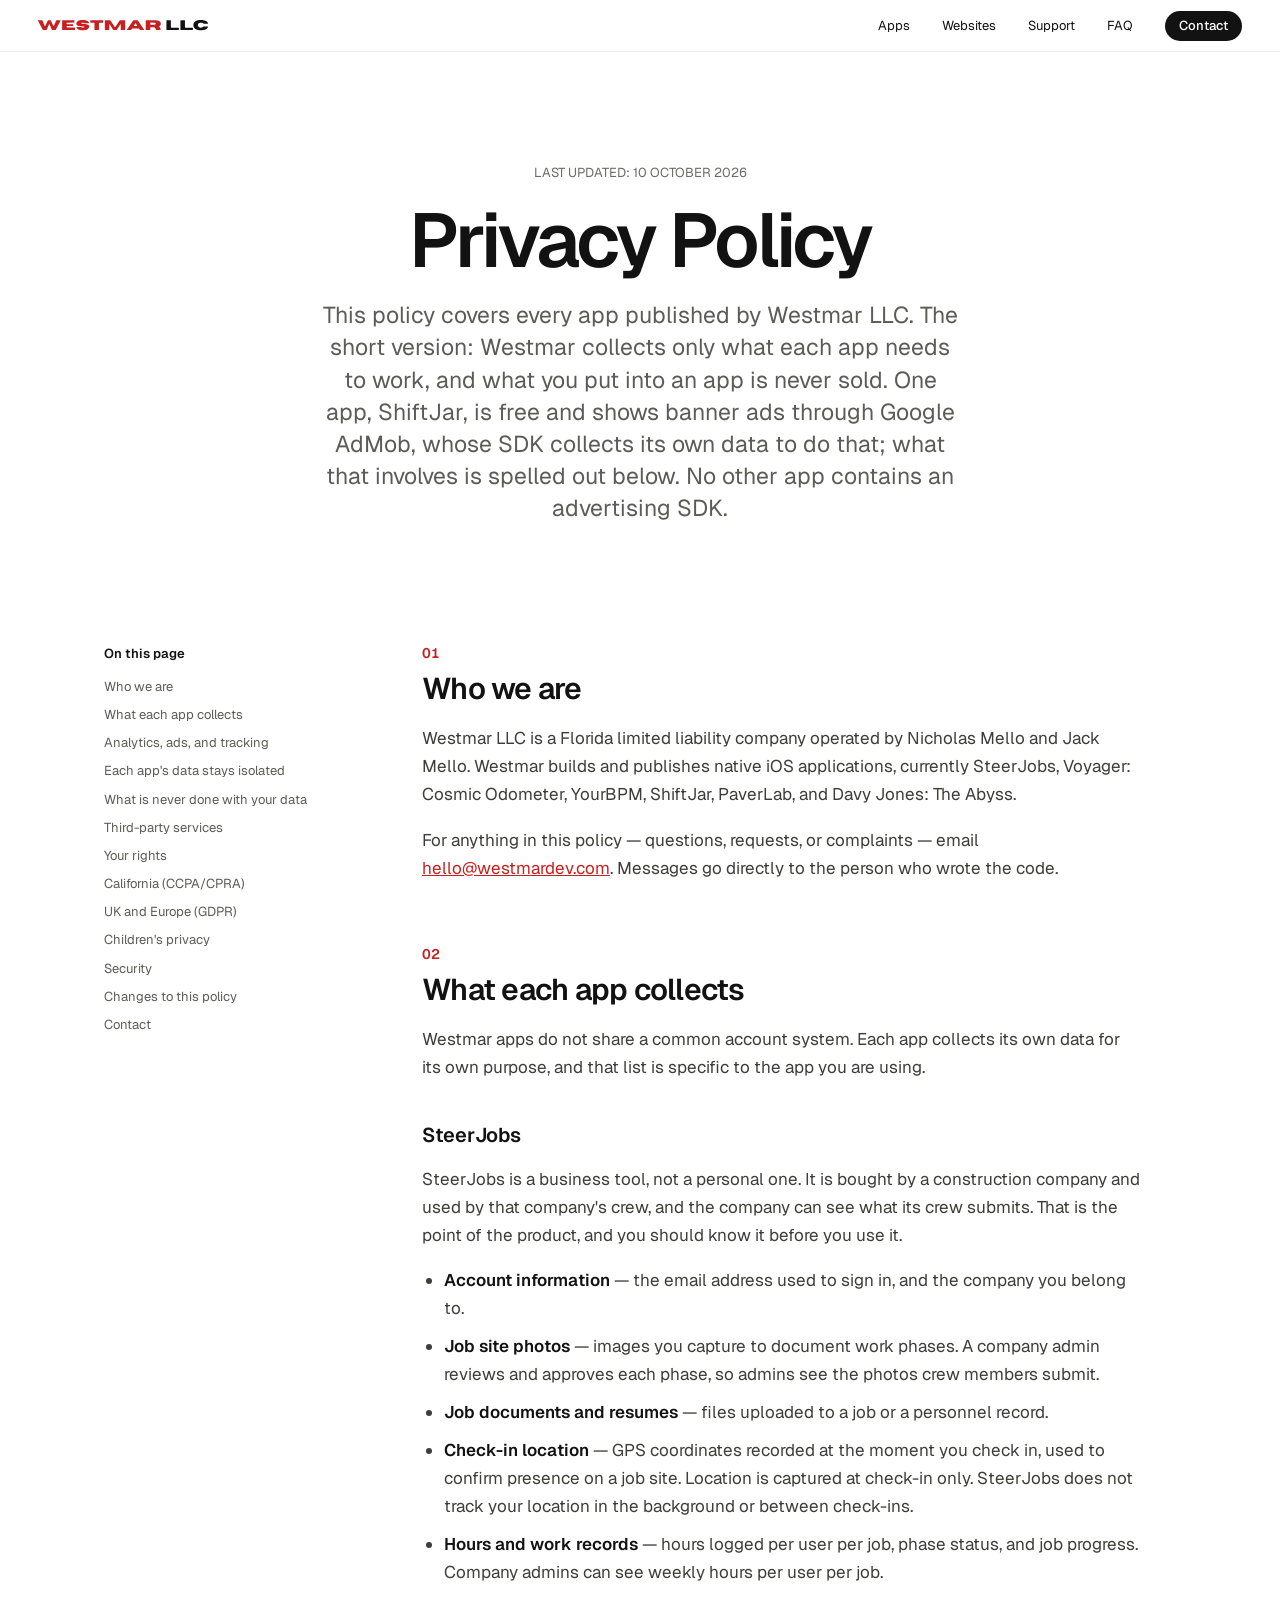
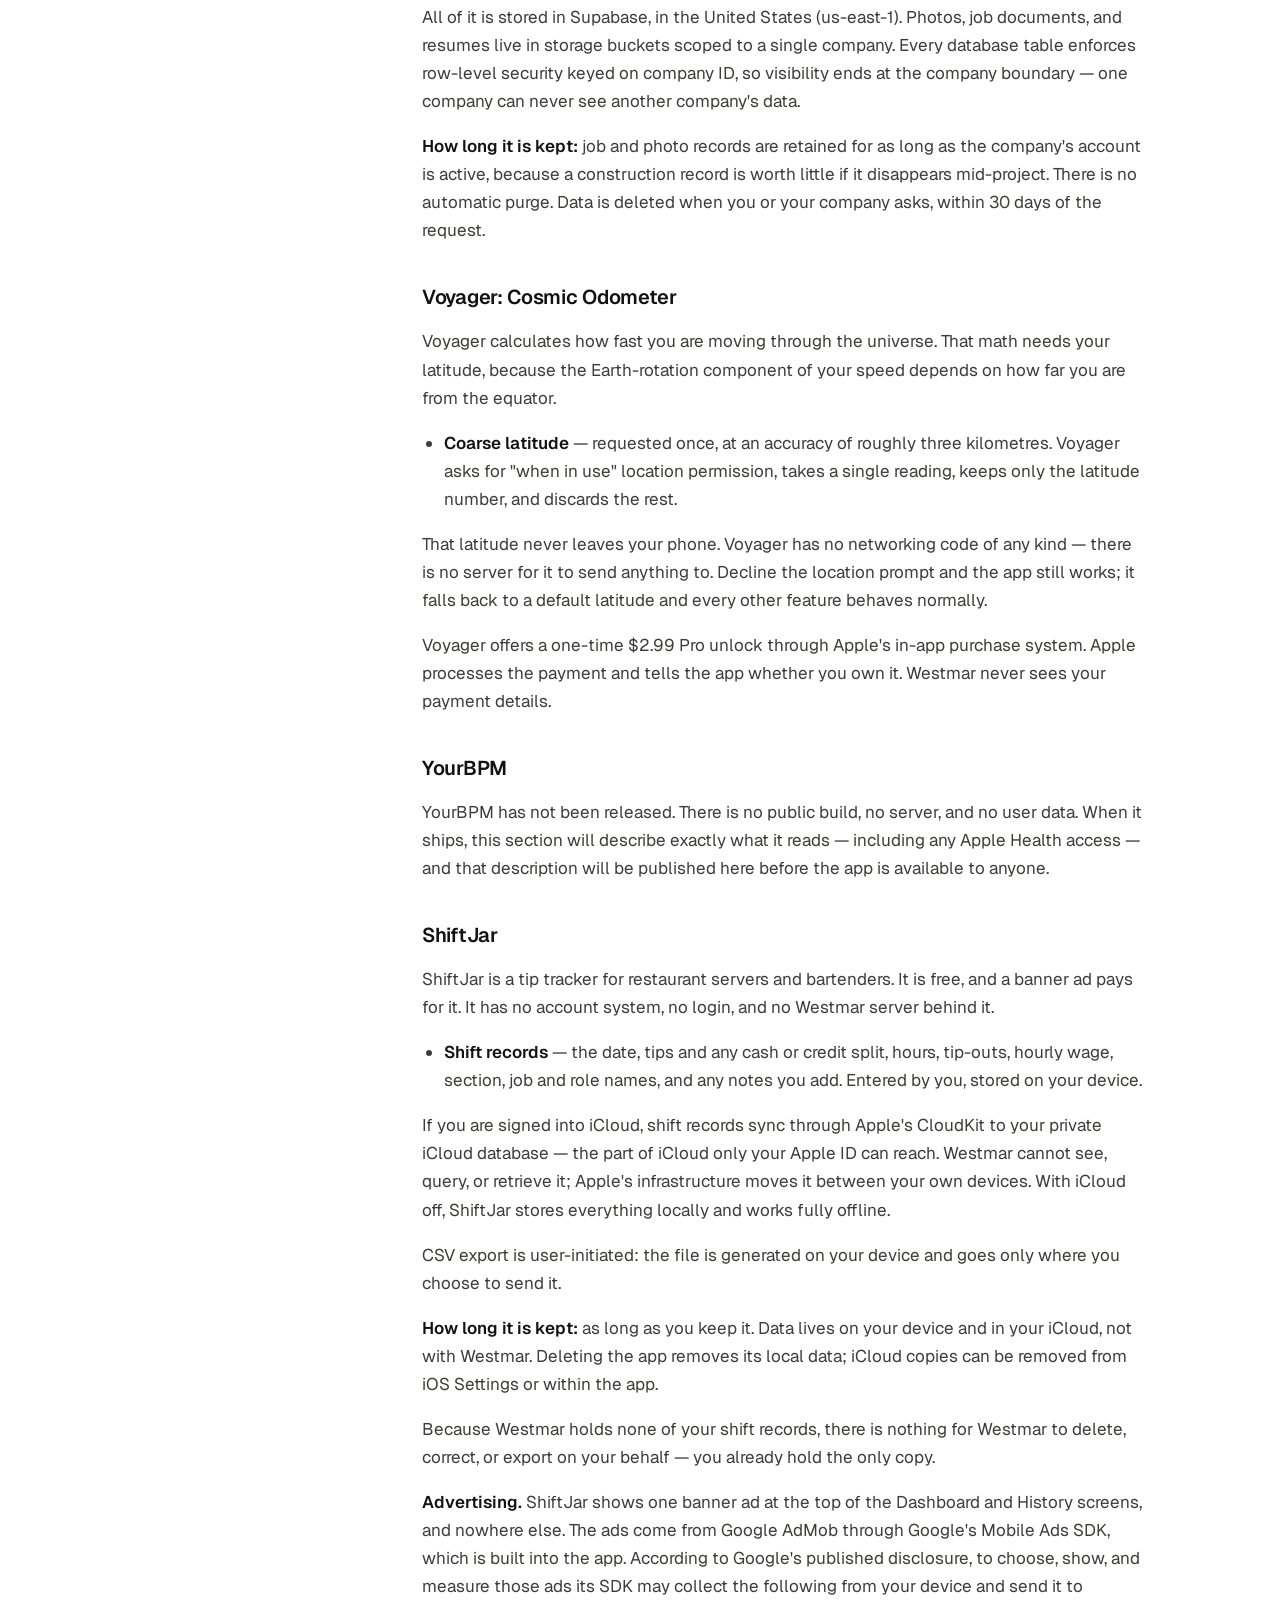
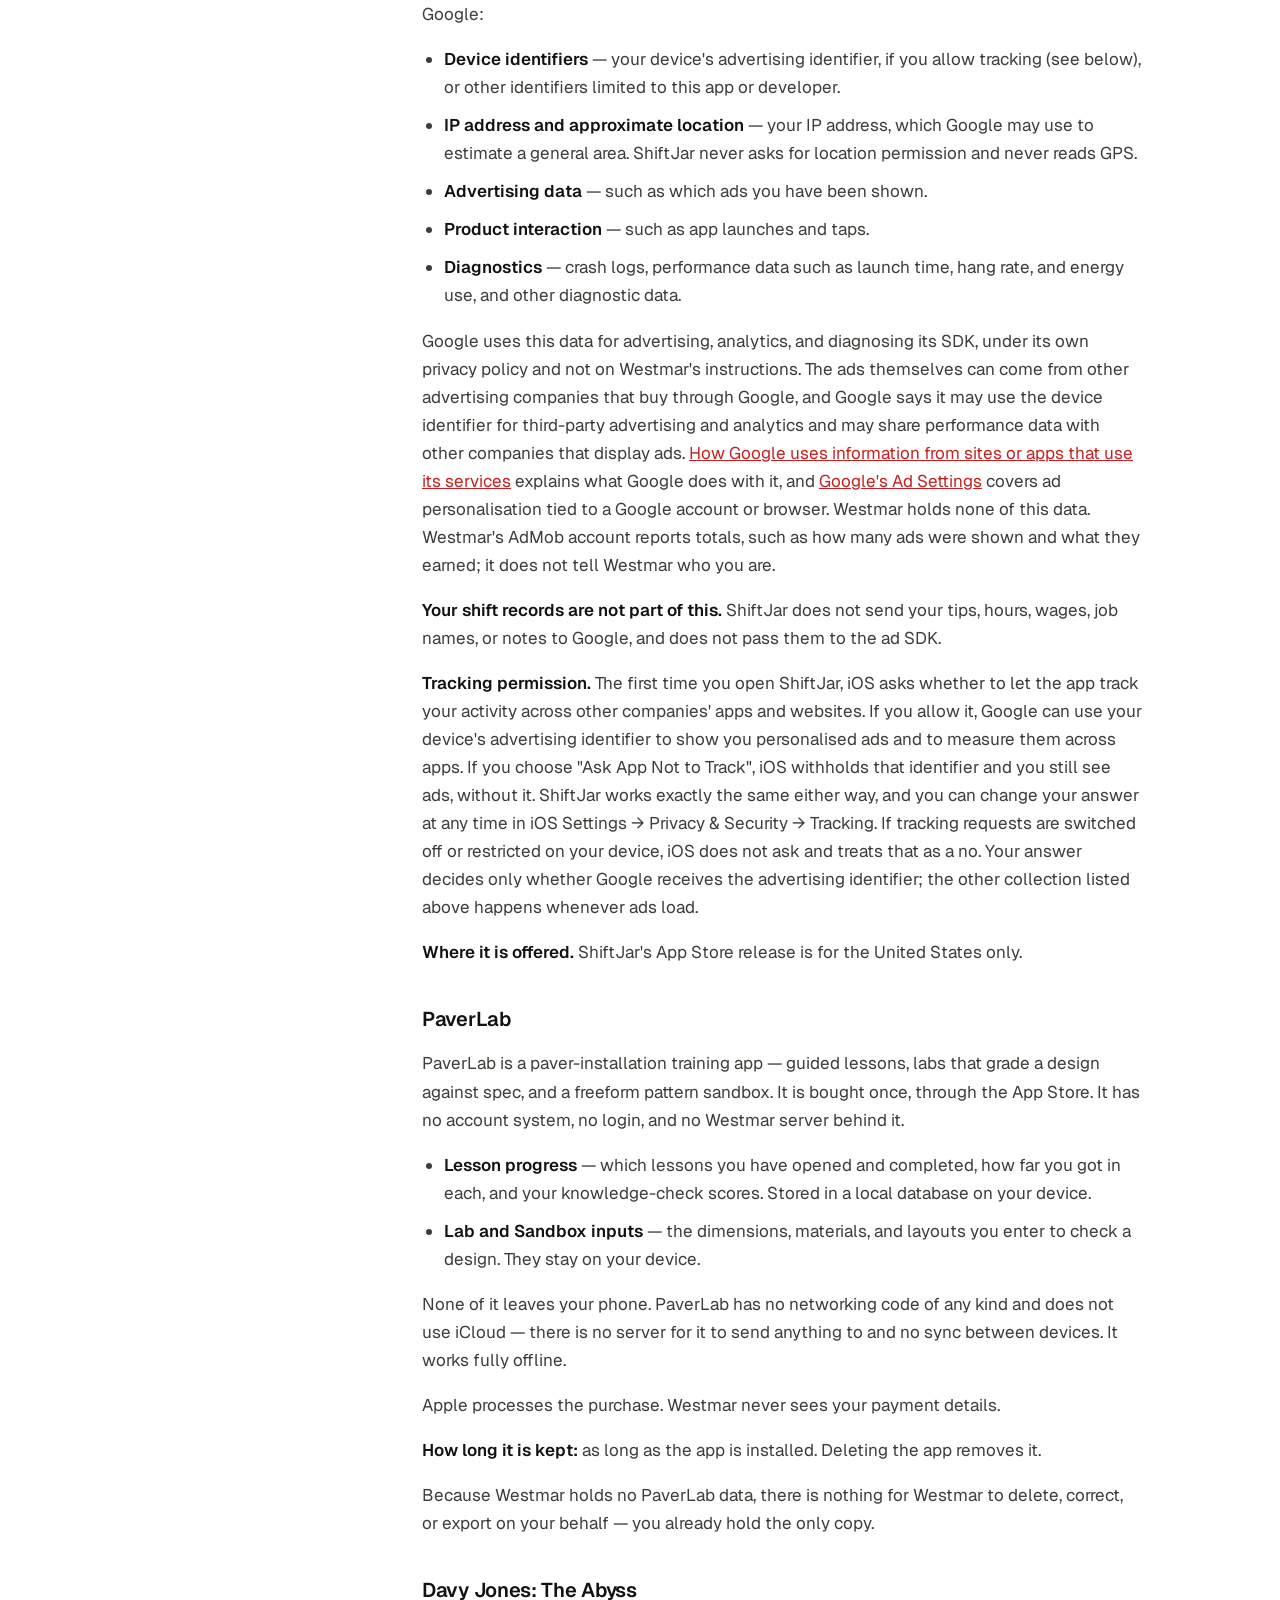
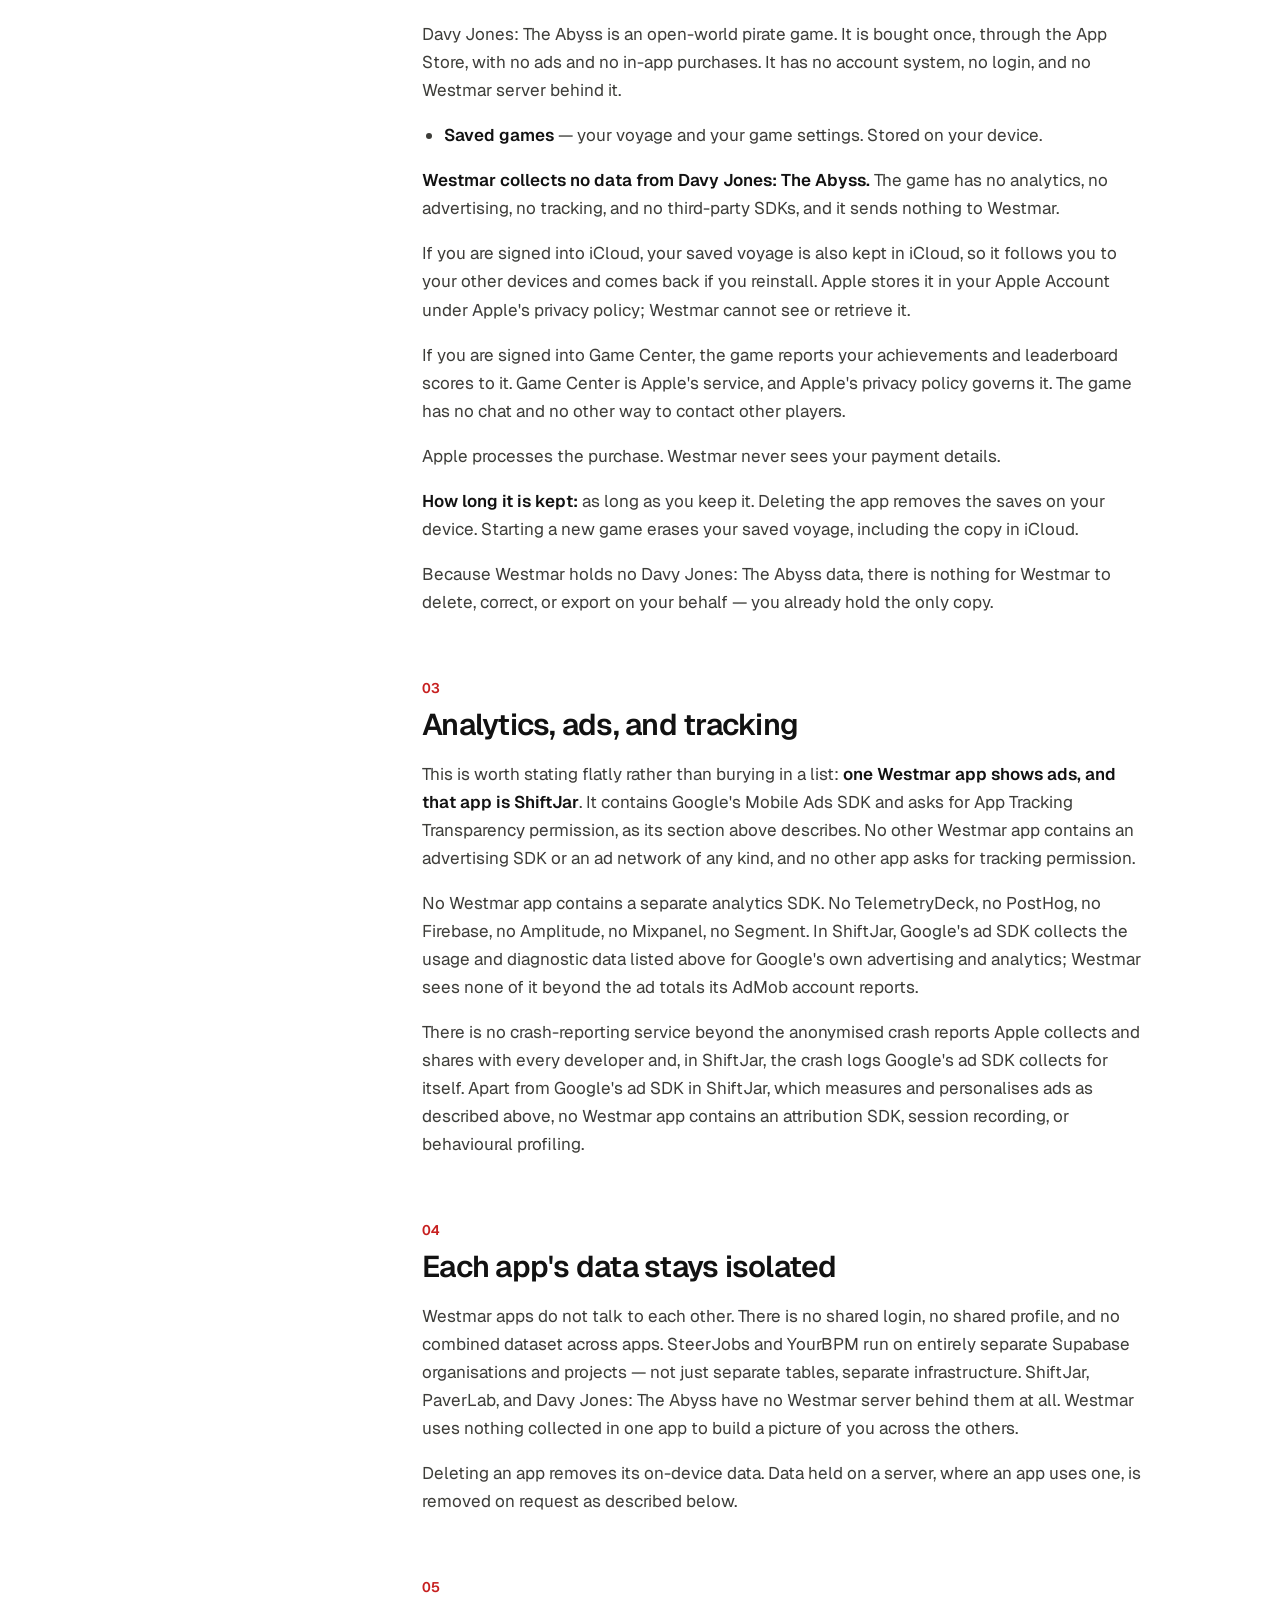
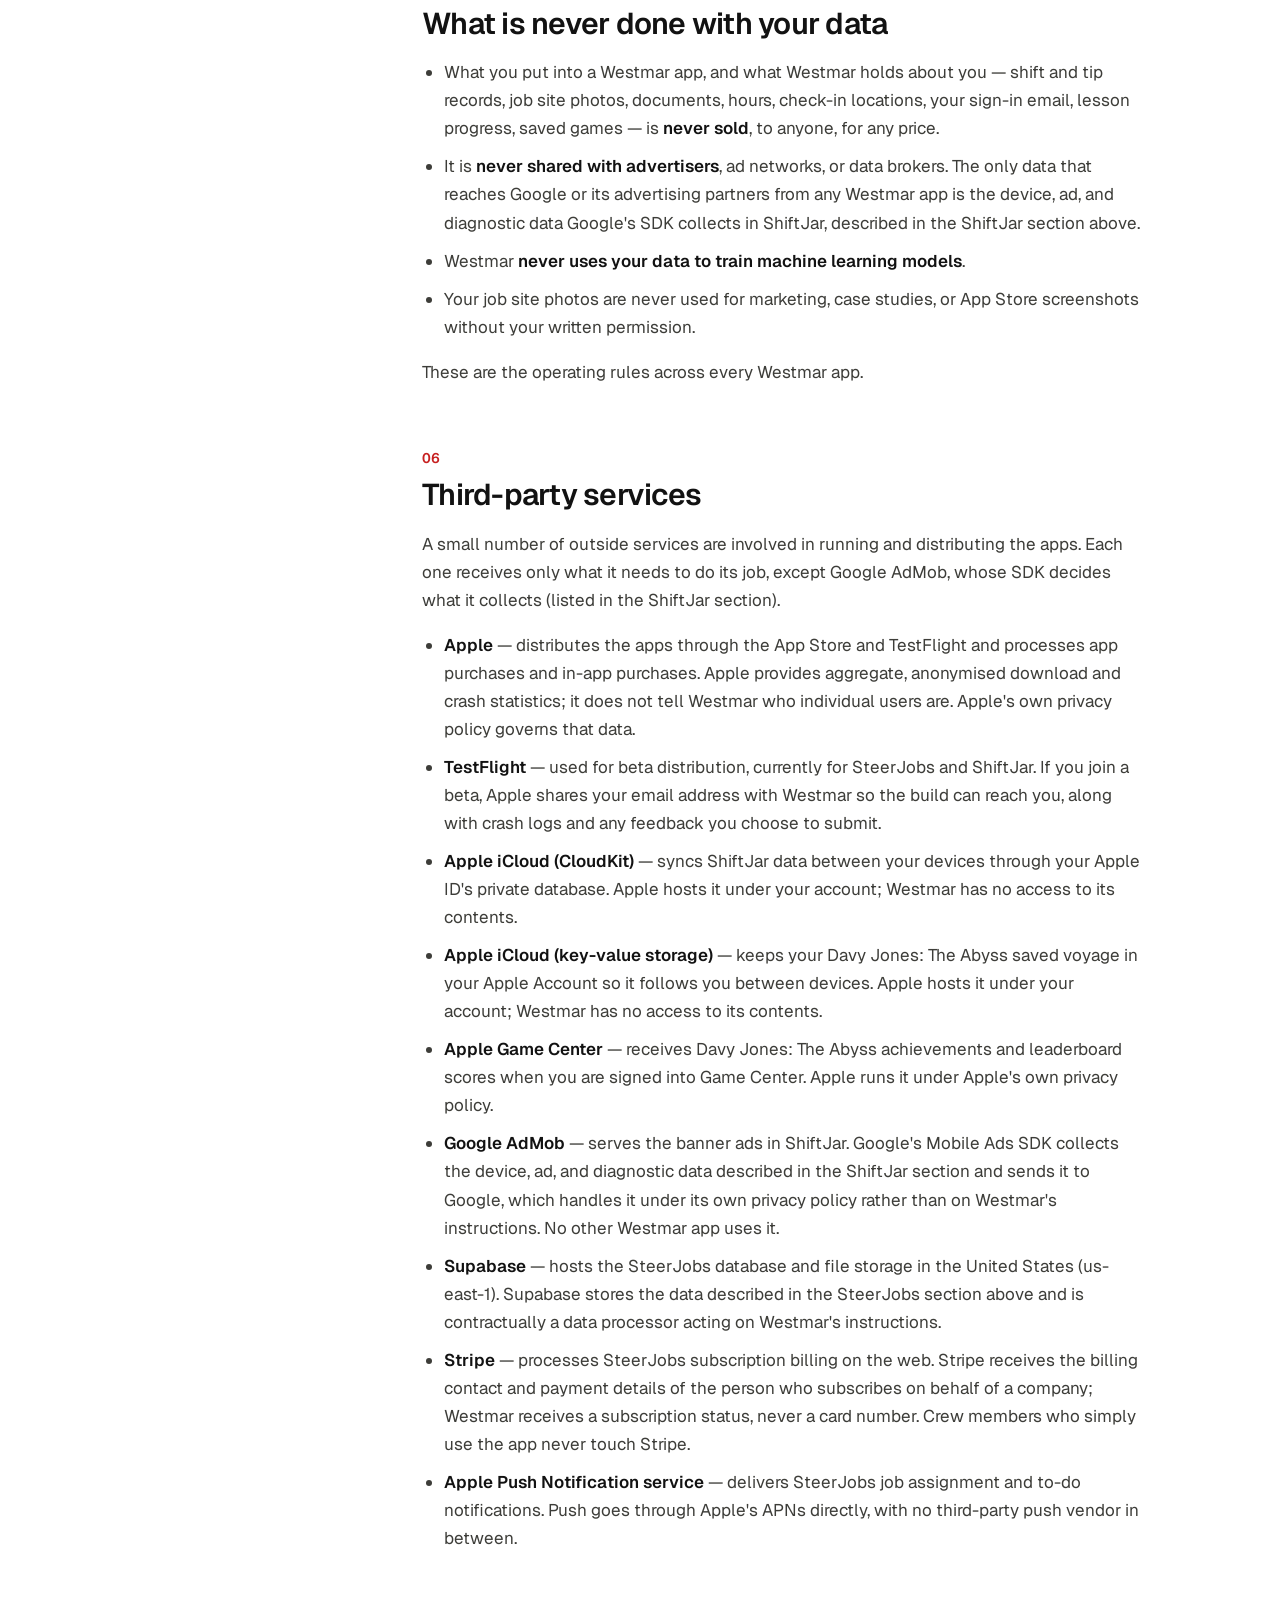
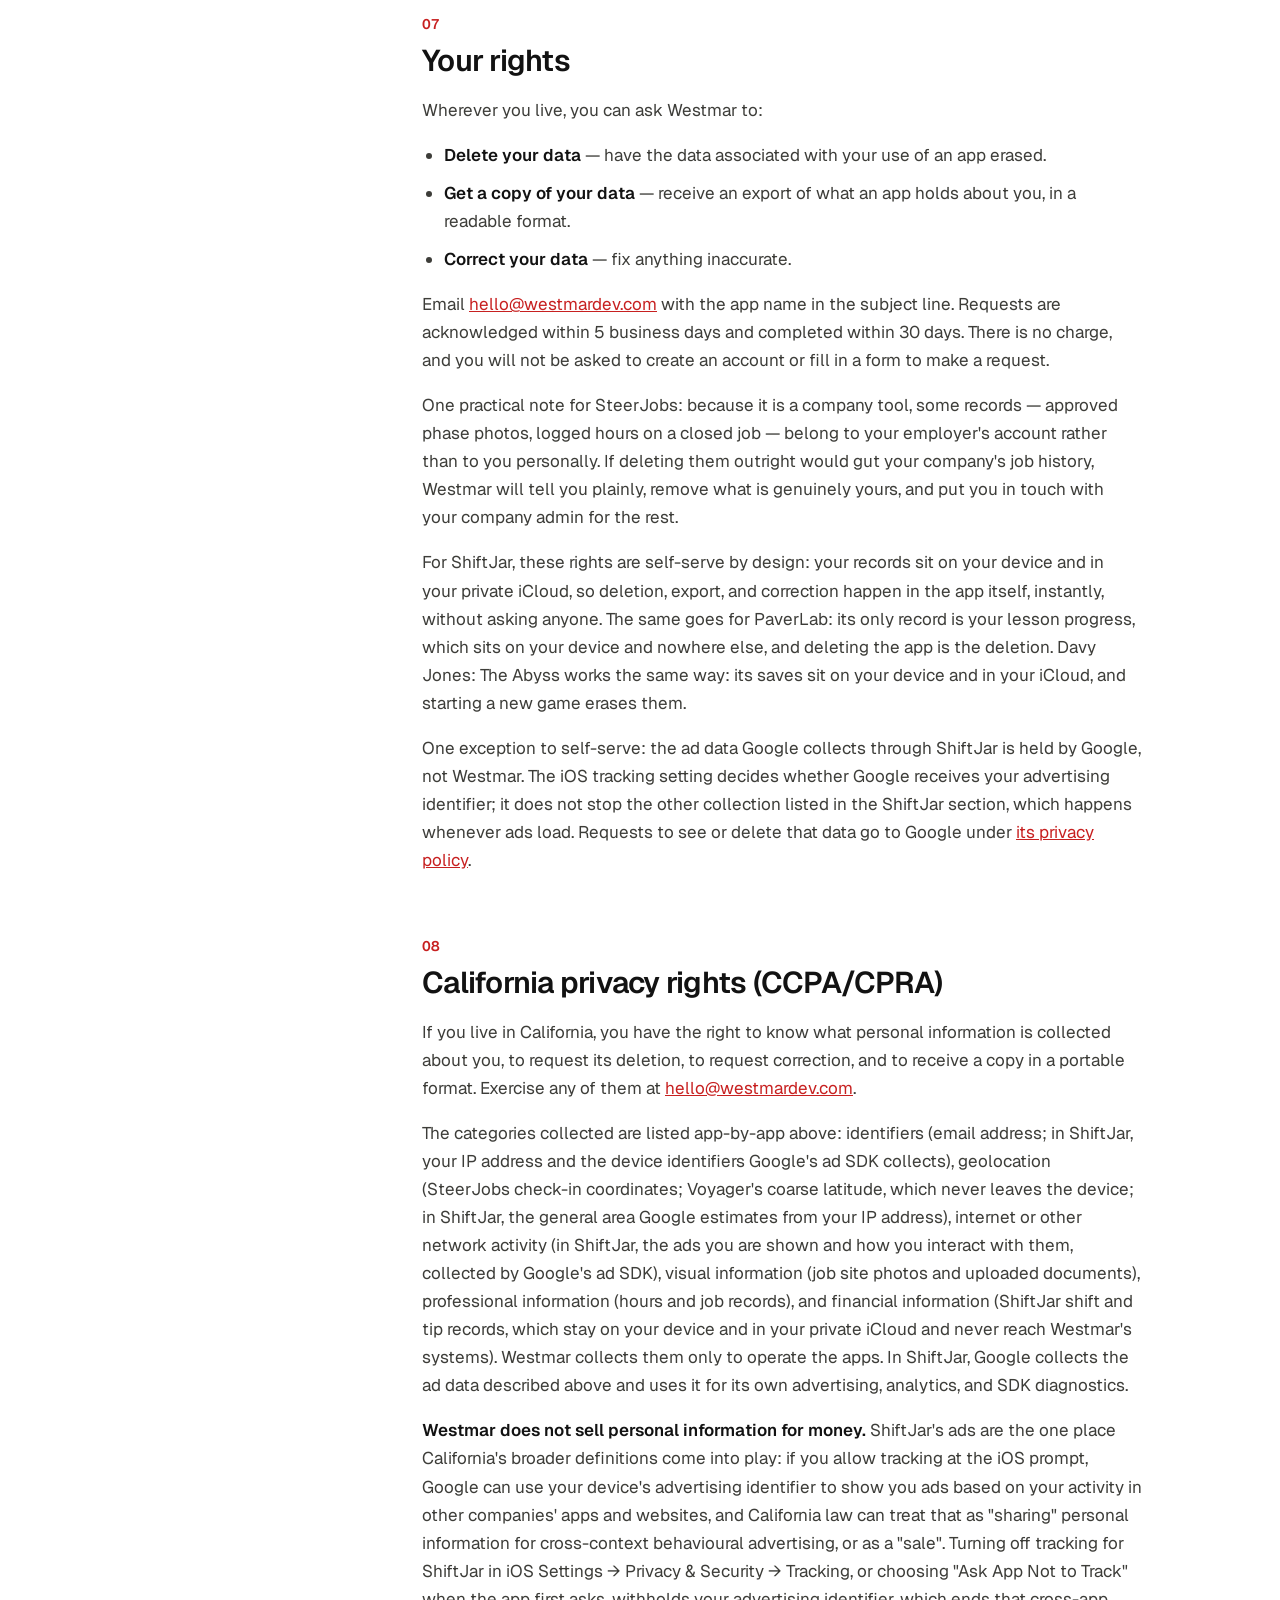
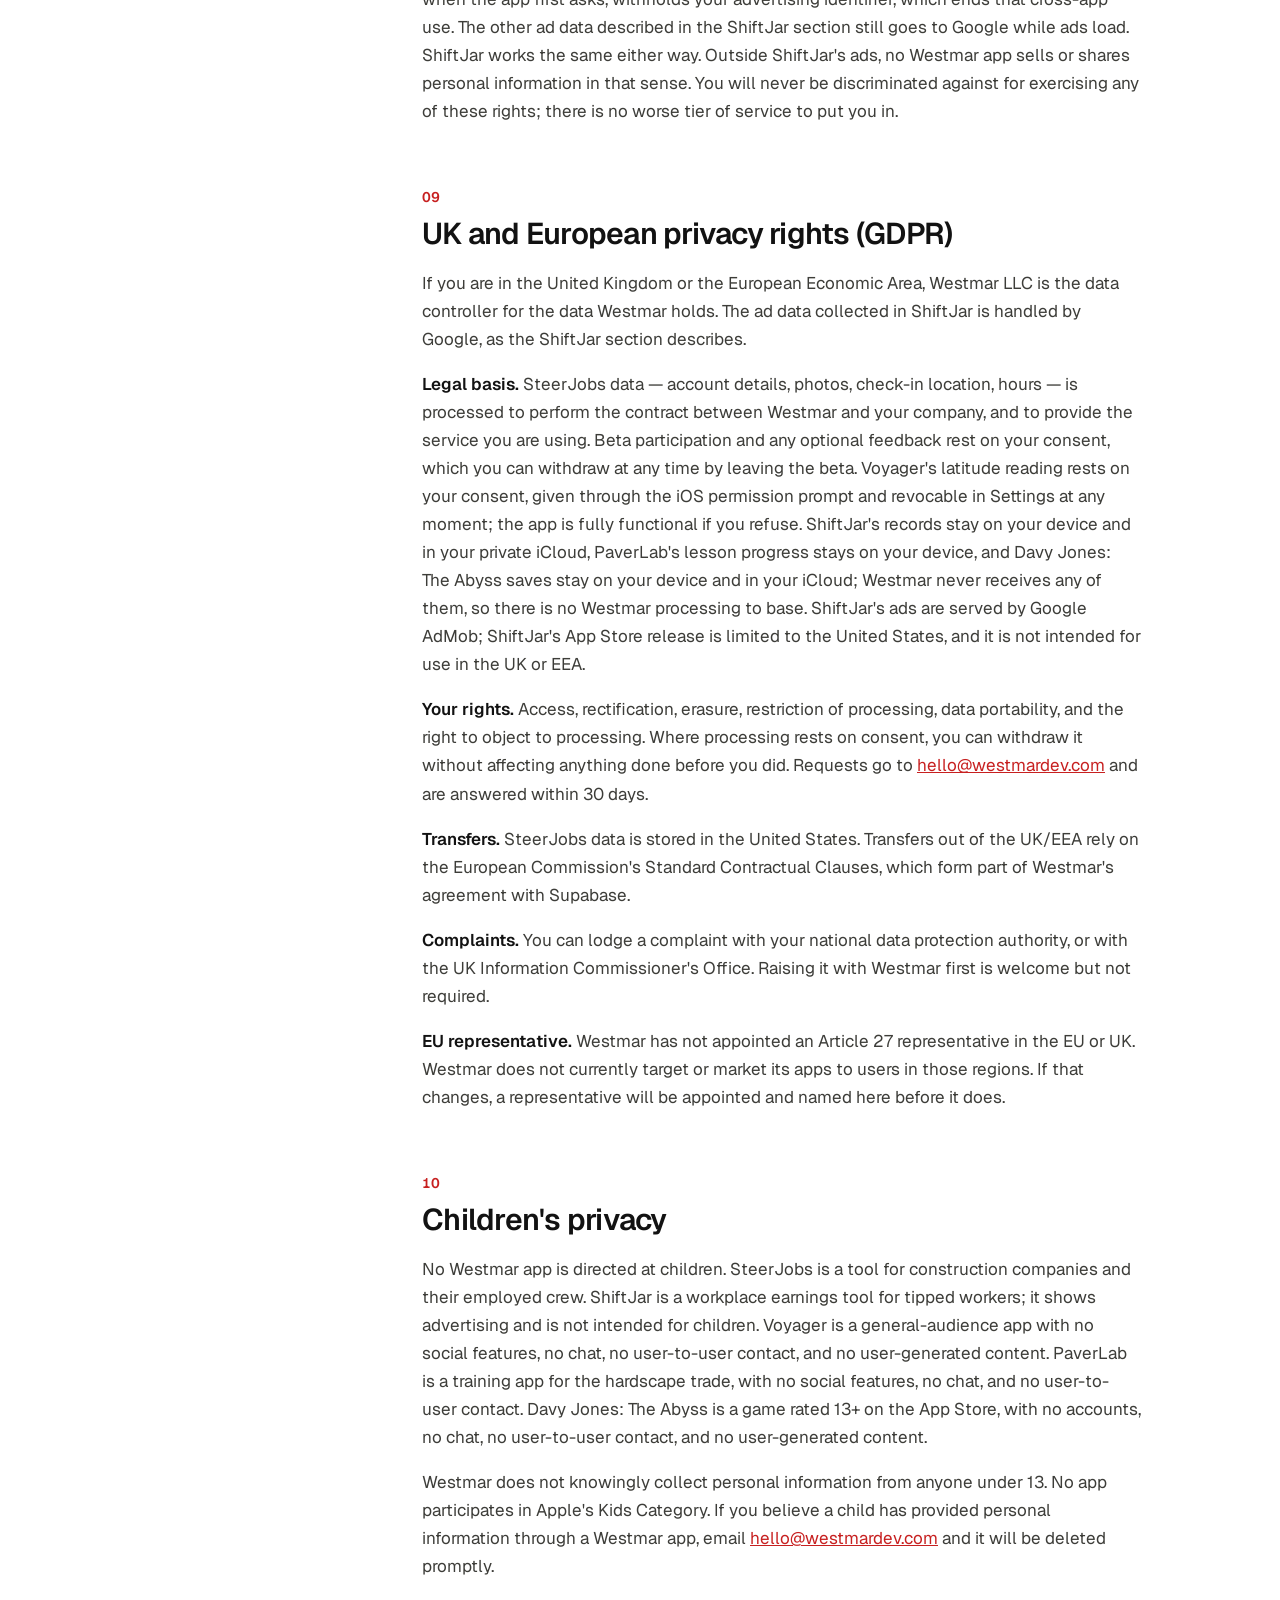
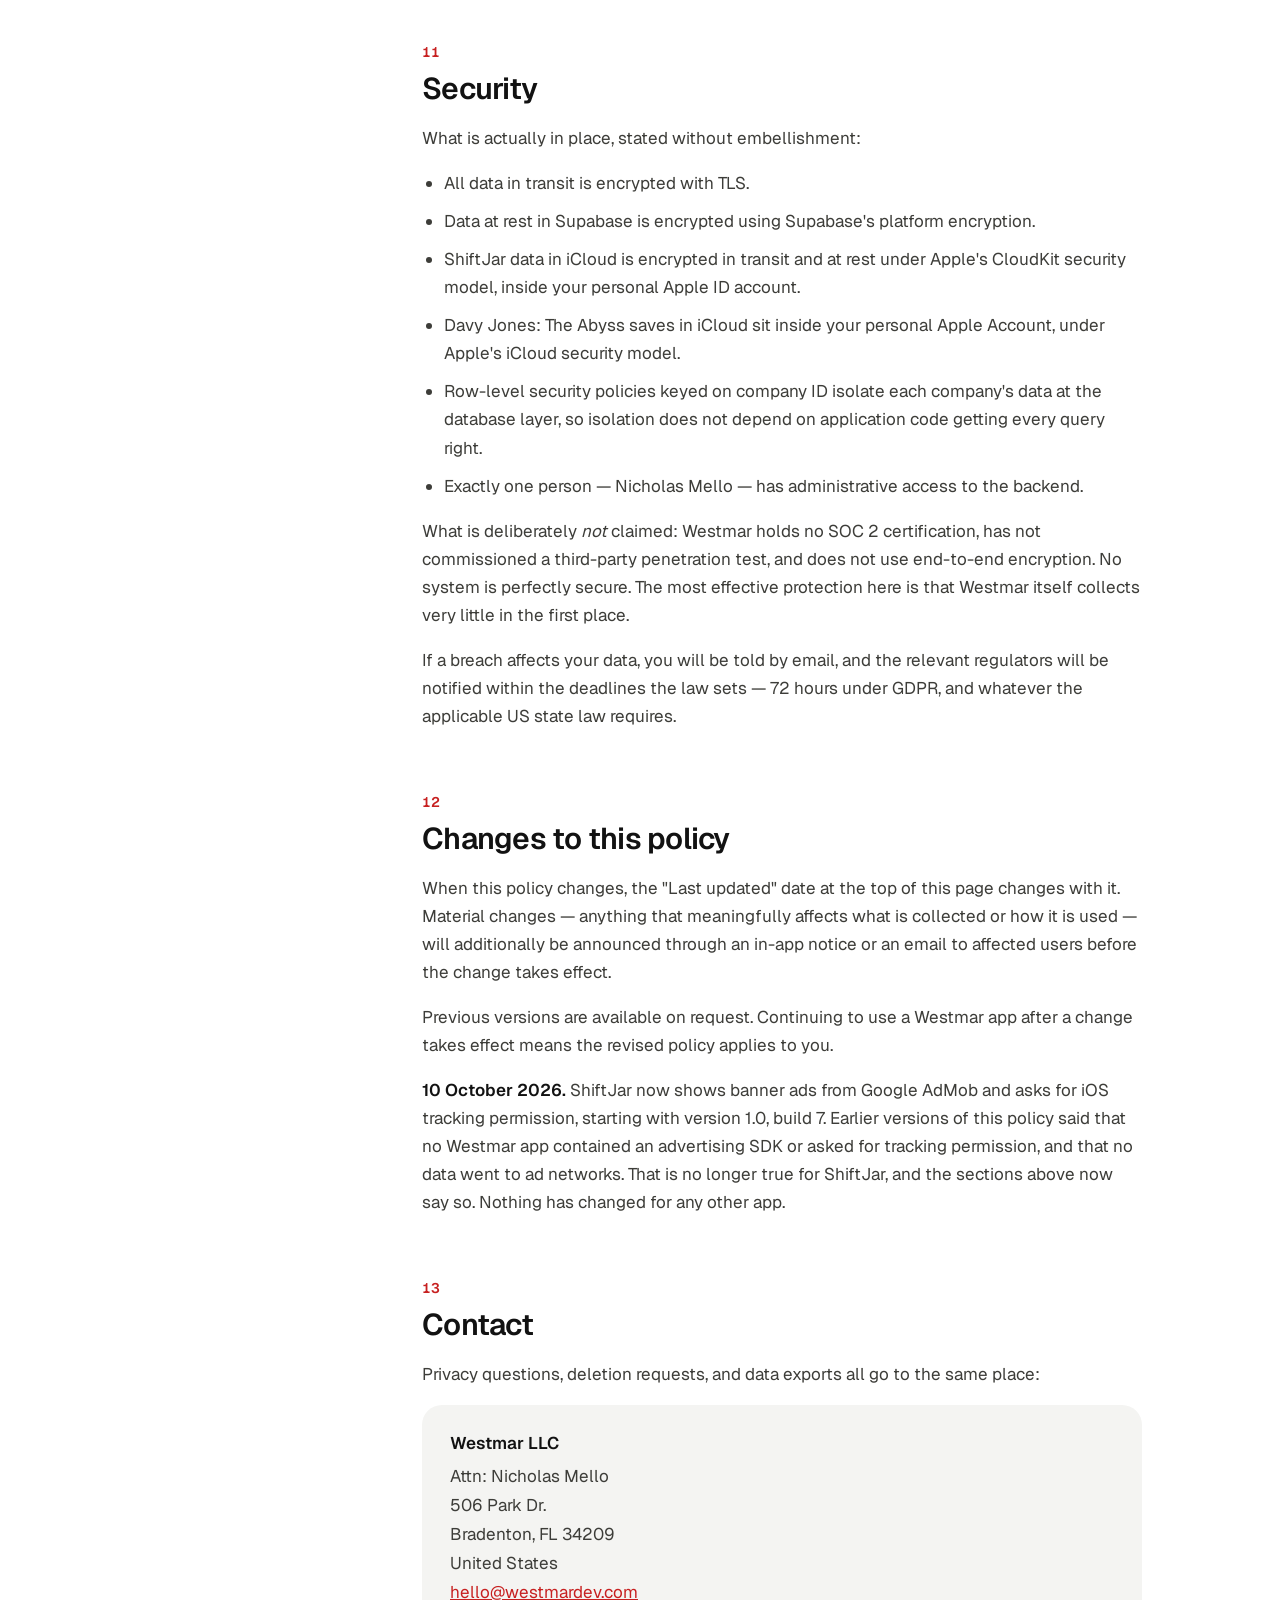
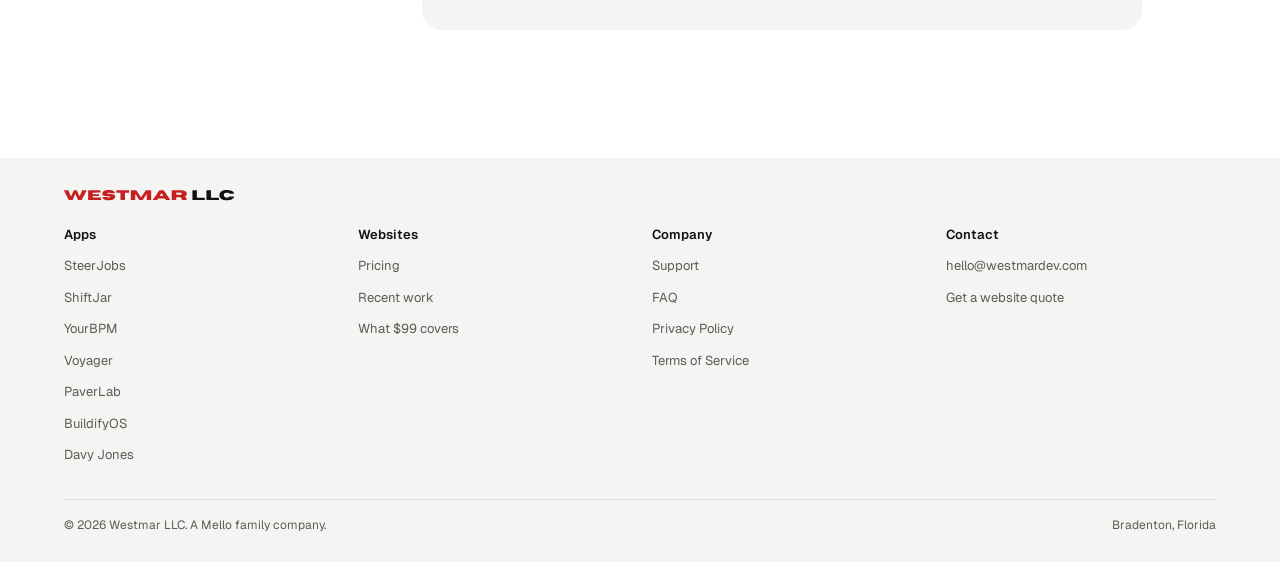
<file: privacy.html>
<!DOCTYPE html>
<html lang="en">
<head>
<meta charset="utf-8">
<meta name="viewport" content="width=device-width, initial-scale=1">
<meta name="color-scheme" content="light dark">
<meta name="theme-color" content="#ffffff" media="(prefers-color-scheme: light)">
<meta name="theme-color" content="#161614" media="(prefers-color-scheme: dark)">
<title>Privacy Policy — Westmar LLC</title>
<meta name="description" content="How Westmar LLC handles data across its iOS apps: what each app collects, what leaves your device, and how to request deletion or a copy.">
<link rel="icon" href="favicon.svg" type="image/svg+xml">
<link rel="apple-touch-icon" href="apple-touch-icon.png">
<link rel="preconnect" href="https://fonts.googleapis.com">
<link rel="preconnect" href="https://fonts.gstatic.com" crossorigin>
<link rel="stylesheet" href="https://fonts.googleapis.com/css2?family=Geist:wght@400..700&display=swap">
<link rel="stylesheet" href="styles.css">
</head>
<body>

<a class="skip-link" href="#main">Skip to content</a>

<!-- HEADER (SiteNav) -->
<header class="site-header">
  <nav class="nav" aria-label="Main">
    <a class="wordmark" href="index.html" aria-label="Westmar LLC home"><svg xmlns="http://www.w3.org/2000/svg" viewBox="7.06 17.25 367.69 22.19" aria-hidden="true" focusable="false"><path fill="#C72020" fill-rule="evenodd" d="M7.06 18.31 7.06 18.75 7.25 19.31 7.81 20.12 8.25 21.19 9.81 23.94 10.31 25.12 10.75 25.75 12.38 29.06 12.81 29.69 13.31 30.88 14.94 33.75 16.56 37.06 17.44 38.50 17.75 38.75 18.44 39.00 24.75 39.00 25.38 38.81 25.81 38.50 26.38 37.62 26.88 36.12 27.44 35.06 27.81 33.88 28.50 32.50 28.81 31.44 29.44 30.25 29.88 28.88 30.94 26.50 31.31 26.19 31.56 26.19 32.06 26.56 32.62 27.56 33.00 28.88 33.69 30.19 34.06 31.44 34.69 32.56 35.06 33.88 35.75 35.19 36.06 36.31 36.69 37.44 37.06 38.44 37.38 38.81 37.81 39.00 44.50 39.00 45.12 38.75 45.75 38.12 47.38 34.81 47.75 34.31 48.25 33.12 48.69 32.50 49.25 31.19 50.88 28.31 55.81 18.75 55.75 18.06 55.25 17.69 47.56 17.69 46.56 18.06 46.19 18.56 45.94 19.38 45.25 20.62 44.88 21.88 44.19 23.12 43.88 24.19 43.25 25.31 42.81 26.69 42.19 27.81 41.81 29.06 41.50 29.62 41.00 30.12 40.50 30.25 40.12 29.94 39.69 28.69 39.00 27.50 38.81 26.81 38.00 25.31 37.75 24.50 36.94 23.00 36.69 22.19 36.00 21.00 35.69 20.00 34.56 18.06 34.19 17.81 33.69 17.69 29.69 17.62 28.94 17.81 28.50 18.06 28.00 18.62 23.62 28.00 23.06 29.44 22.56 30.00 21.94 30.12 21.69 30.00 21.31 29.50 21.00 28.50 20.50 27.56 19.94 26.00 19.50 25.25 18.94 23.69 18.38 22.69 16.94 19.06 16.19 18.06 15.25 17.62 7.62 17.69 7.19 18.00ZM59.50 18.19 59.25 18.88 59.25 37.94 59.69 38.75 60.69 39.06 85.94 39.06 86.38 39.00 86.81 38.69 87.06 38.06 87.06 34.75 86.81 34.06 86.31 33.69 69.88 33.69 69.44 33.50 69.12 33.19 68.88 32.50 68.88 31.50 69.00 31.06 69.50 30.44 69.88 30.31 82.38 30.31 82.94 29.88 83.12 29.44 83.12 27.44 82.94 26.75 82.38 26.25 69.88 26.25 69.44 26.06 69.00 25.50 68.88 25.06 68.88 24.00 69.19 23.31 69.88 22.94 85.06 22.88 85.62 22.50 85.88 21.88 85.88 18.88 85.50 18.00 84.88 17.69 84.31 17.62 60.50 17.62 59.81 17.88ZM91.38 21.38 90.31 23.06 89.81 24.88 89.81 25.62 90.06 26.62 90.50 27.50 91.12 28.19 92.00 28.88 93.81 29.69 95.56 30.19 101.88 30.94 106.06 31.19 106.81 31.44 107.12 31.81 107.12 32.31 106.62 33.00 105.44 33.50 104.50 33.69 103.19 33.69 101.81 33.38 101.12 33.06 100.38 32.50 99.44 32.19 91.12 32.19 90.56 32.38 90.25 32.81 90.25 33.44 90.62 34.25 91.50 35.50 92.69 36.69 94.12 37.62 97.44 38.88 100.94 39.31 105.94 39.38 109.06 39.06 110.88 38.69 113.31 37.75 115.00 36.62 115.81 35.81 116.75 34.56 117.75 32.31 117.88 31.56 117.81 30.69 117.56 29.94 116.94 28.94 116.31 28.25 115.56 27.69 113.44 26.75 109.12 25.88 101.62 25.38 101.00 25.06 100.69 24.56 100.75 24.12 101.19 23.56 101.88 23.19 103.00 22.94 105.25 23.06 107.50 24.12 108.62 24.38 116.06 24.50 117.00 24.25 117.25 23.88 117.25 23.19 116.75 22.06 115.38 20.38 113.50 19.06 111.69 18.25 108.94 17.56 107.69 17.38 105.94 17.25 101.62 17.25 99.94 17.38 98.12 17.69 95.44 18.44 93.19 19.62ZM120.44 17.88 120.19 18.25 120.06 18.75 120.00 21.00 120.06 22.06 120.44 22.75 120.88 22.94 128.19 22.94 128.62 23.12 129.12 23.75 129.12 37.75 129.38 38.50 129.69 38.81 130.19 39.00 137.81 39.00 138.50 38.69 138.88 37.88 138.81 24.12 139.00 23.50 139.38 23.12 139.81 22.94 147.19 22.94 147.62 22.69 147.94 21.94 147.88 18.50 147.69 18.06 147.38 17.75 147.00 17.62 121.25 17.62ZM151.62 18.44 151.50 18.88 151.50 38.00 151.75 38.56 152.31 38.94 160.19 39.06 160.88 38.69 161.12 38.00 161.06 27.44 161.25 26.81 161.56 26.56 161.81 26.62 162.81 27.75 164.31 30.31 169.38 38.12 169.75 38.56 170.38 38.94 176.31 39.00 177.31 38.62 179.69 35.12 184.19 27.88 185.31 26.44 185.56 26.44 185.75 26.62 185.94 27.12 185.94 38.12 186.12 38.62 186.44 38.94 186.94 39.06 194.06 39.06 194.88 38.88 195.44 38.25 195.56 37.50 195.50 18.81 195.25 18.19 194.75 17.75 194.31 17.62 184.75 17.62 184.19 17.88 183.19 18.88 174.50 31.62 173.75 32.19 173.19 32.12 172.62 31.62 163.94 19.00 162.75 17.81 162.25 17.62 152.94 17.62 152.06 17.88ZM199.19 38.00 199.25 38.62 199.94 39.00 207.62 39.00 208.44 38.62 208.94 38.06 210.00 36.38 210.56 35.81 211.38 35.44 224.38 35.44 225.44 36.00 227.06 38.44 227.44 38.81 227.94 39.00 235.31 39.06 236.25 38.81 236.50 38.38 236.44 37.94 235.94 37.06 234.38 35.06 223.75 19.62 222.38 17.94 221.50 17.69 214.19 17.69 213.31 18.00 212.12 19.44 201.00 35.44 199.50 37.38ZM214.50 29.19 214.94 28.31 215.69 27.31 217.06 25.00 217.50 24.56 218.00 24.44 218.38 24.56 218.81 25.06 220.12 27.38 220.94 28.50 221.31 29.56 221.06 30.00 220.31 30.25 215.31 30.25 214.62 29.88ZM240.12 18.31 239.94 18.75 239.88 19.38 239.88 37.81 240.06 38.38 240.50 38.81 241.12 39.00 248.69 39.00 249.25 38.81 249.50 38.56 249.75 37.81 249.75 33.69 250.06 33.06 250.56 32.75 256.38 32.81 258.19 33.06 259.19 33.44 260.75 34.94 262.12 38.44 262.62 38.88 264.38 39.00 271.25 39.06 271.75 38.88 272.12 38.38 272.12 37.44 271.06 33.94 270.44 33.00 269.06 31.81 268.94 31.31 269.06 31.00 269.50 30.56 270.25 30.12 271.00 29.44 271.75 28.44 272.06 27.81 272.44 25.81 272.38 24.25 272.06 22.75 271.81 22.19 270.94 21.00 269.56 19.88 268.44 19.25 265.62 18.38 264.00 18.12 261.88 18.06 258.94 17.75 241.44 17.62 240.44 17.94ZM249.69 24.19 249.88 23.44 250.19 23.06 250.56 22.88 258.25 23.00 259.94 23.31 261.12 23.94 261.69 24.56 261.81 25.50 261.62 26.00 261.06 26.56 260.31 27.00 259.19 27.31 257.44 27.50 250.50 27.56 250.00 27.19 249.69 26.44Z"/><path fill="currentColor" fill-rule="evenodd" d="M284.94 18.12 284.69 19.00 284.69 37.75 284.81 38.38 285.19 38.88 285.75 39.06 310.56 39.00 310.94 38.88 311.38 38.50 311.62 37.81 311.62 35.12 311.31 34.19 310.69 33.75 295.50 33.75 294.88 33.50 294.44 33.00 294.25 32.19 294.31 18.88 294.12 18.31 293.69 17.88 293.12 17.69 285.75 17.62 285.31 17.75ZM315.19 18.31 315.00 18.81 314.94 19.69 314.94 37.62 315.06 38.19 315.50 38.75 316.19 39.00 341.06 39.00 341.44 38.88 341.81 38.50 342.00 37.81 342.00 35.12 341.75 34.19 341.19 33.75 325.69 33.81 325.25 33.62 324.88 33.12 324.69 32.19 324.75 18.88 324.56 18.25 324.31 17.94 323.62 17.69 316.25 17.69 315.56 17.94ZM343.44 24.94 343.19 25.81 343.00 27.94 343.12 30.44 343.44 31.75 344.38 33.69 345.50 35.12 347.38 36.75 349.62 37.94 352.44 38.81 356.44 39.31 360.69 39.38 364.88 39.00 366.19 38.75 369.19 37.75 370.81 36.88 372.56 35.50 373.62 34.25 374.69 32.25 374.56 31.56 374.12 31.25 365.81 31.19 364.75 31.56 363.31 32.75 362.50 33.19 360.75 33.62 358.56 33.75 356.75 33.44 355.50 33.00 354.25 32.06 353.25 30.75 352.75 29.50 352.62 28.81 352.75 27.19 353.19 26.06 353.81 25.06 354.62 24.25 355.88 23.50 356.94 23.12 358.12 22.94 360.12 22.94 361.44 23.12 363.25 23.88 364.75 25.06 365.75 25.44 374.06 25.38 374.56 25.00 374.62 24.25 374.00 23.00 373.06 21.75 372.00 20.69 370.06 19.38 367.31 18.25 364.12 17.56 362.69 17.38 357.69 17.25 354.69 17.50 350.88 18.31 348.19 19.44 346.25 20.81 344.62 22.62Z"/></svg></a>
    <div class="nav-links">
      <a class="nav-link" href="index.html#apps">Apps</a>
      <a class="nav-link" href="websites.html">Websites</a>
      <a class="nav-link" href="support.html">Support</a>
      <a class="nav-link" href="index.html#faq">FAQ</a>
      <a class="nav-contact" href="mailto:hello@westmardev.com">Contact</a>
    </div>
    <button class="nav-toggle" type="button" aria-label="Menu" aria-expanded="false" aria-controls="nav-panel">
      <span class="nav-toggle-line"></span>
      <span class="nav-toggle-line"></span>
    </button>
    <div class="nav-panel" id="nav-panel" hidden>
      <a class="nav-panel-link" href="index.html#apps">Apps</a>
      <a class="nav-panel-link" href="websites.html">Websites</a>
      <a class="nav-panel-link" href="support.html">Support</a>
      <a class="nav-panel-link" href="index.html#faq">FAQ</a>
      <a class="nav-panel-contact" href="mailto:hello@westmardev.com">Contact</a>
    </div>
  </nav>
</header>

<main id="main" class="legal-privacy">

  <!-- PAGE HEAD -->
  <header class="legal-head">
    <div class="eyebrow">LAST UPDATED: 10 OCTOBER 2026</div>
    <h1>Privacy Policy</h1>
    <p class="legal-lede">This policy covers every app published by Westmar LLC. The short version: Westmar collects only what each app needs to work, and what you put into an app is never sold. One app, ShiftJar, is free and shows banner ads through Google AdMob, whose SDK collects its own data to do that; what that involves is spelled out below. No other app contains an advertising SDK.</p>
  </header>

  <div class="legal-layout">
    <nav class="legal-toc" aria-label="On this page">
      <span class="legal-toc-title">On this page</span>
      <a href="#p-who">Who we are</a>
      <a href="#p-collects">What each app collects</a>
      <a href="#p-ads">Analytics, ads, and tracking</a>
      <a href="#p-isolated">Each app's data stays isolated</a>
      <a href="#p-never">What is never done with your data</a>
      <a href="#p-third">Third-party services</a>
      <a href="#p-rights">Your rights</a>
      <a href="#p-ccpa">California (CCPA/CPRA)</a>
      <a href="#p-gdpr">UK and Europe (GDPR)</a>
      <a href="#p-children">Children's privacy</a>
      <a href="#p-security">Security</a>
      <a href="#p-changes">Changes to this policy</a>
      <a href="#p-contact">Contact</a>
    </nav>

    <!-- BODY -->
    <div class="legal">

      <h2 id="p-who">Who we are</h2>
      <p>Westmar LLC is a Florida limited liability company operated by Nicholas Mello and Jack Mello. Westmar builds and publishes native iOS applications, currently SteerJobs, Voyager: Cosmic Odometer, YourBPM, ShiftJar, PaverLab, and Davy Jones: The Abyss.</p>
      <p>For anything in this policy — questions, requests, or complaints — email <a href="mailto:hello@westmardev.com">hello@westmardev.com</a>. Messages go directly to the person who wrote the code.</p>

      <h2 id="p-collects">What each app collects</h2>
      <p>Westmar apps do not share a common account system. Each app collects its own data for its own purpose, and that list is specific to the app you are using.</p>

      <h3>SteerJobs</h3>
      <p>SteerJobs is a business tool, not a personal one. It is bought by a construction company and used by that company's crew, and the company can see what its crew submits. That is the point of the product, and you should know it before you use it.</p>
      <ul>
        <li><strong>Account information</strong> — the email address used to sign in, and the company you belong to.</li>
        <li><strong>Job site photos</strong> — images you capture to document work phases. A company admin reviews and approves each phase, so admins see the photos crew members submit.</li>
        <li><strong>Job documents and resumes</strong> — files uploaded to a job or a personnel record.</li>
        <li><strong>Check-in location</strong> — GPS coordinates recorded at the moment you check in, used to confirm presence on a job site. Location is captured at check-in only. SteerJobs does not track your location in the background or between check-ins.</li>
        <li><strong>Hours and work records</strong> — hours logged per user per job, phase status, and job progress. Company admins can see weekly hours per user per job.</li>
      </ul>
      <p>All of it is stored in Supabase, in the United States (us-east-1). Photos, job documents, and resumes live in storage buckets scoped to a single company. Every database table enforces row-level security keyed on company ID, so visibility ends at the company boundary — one company can never see another company's data.</p>
      <p><strong>How long it is kept:</strong> job and photo records are retained for as long as the company's account is active, because a construction record is worth little if it disappears mid-project. There is no automatic purge. Data is deleted when you or your company asks, within 30 days of the request.</p>

      <h3>Voyager: Cosmic Odometer</h3>
      <p>Voyager calculates how fast you are moving through the universe. That math needs your latitude, because the Earth-rotation component of your speed depends on how far you are from the equator.</p>
      <ul>
        <li><strong>Coarse latitude</strong> — requested once, at an accuracy of roughly three kilometres. Voyager asks for "when in use" location permission, takes a single reading, keeps only the latitude number, and discards the rest.</li>
      </ul>
      <p>That latitude never leaves your phone. Voyager has no networking code of any kind — there is no server for it to send anything to. Decline the location prompt and the app still works; it falls back to a default latitude and every other feature behaves normally.</p>
      <p>Voyager offers a one-time $2.99 Pro unlock through Apple's in-app purchase system. Apple processes the payment and tells the app whether you own it. Westmar never sees your payment details.</p>

      <h3>YourBPM</h3>
      <p>YourBPM has not been released. There is no public build, no server, and no user data. When it ships, this section will describe exactly what it reads — including any Apple Health access — and that description will be published here before the app is available to anyone.</p>

      <h3>ShiftJar</h3>
      <p>ShiftJar is a tip tracker for restaurant servers and bartenders. It is free, and a banner ad pays for it. It has no account system, no login, and no Westmar server behind it.</p>
      <ul>
        <li><strong>Shift records</strong> — the date, tips and any cash or credit split, hours, tip-outs, hourly wage, section, job and role names, and any notes you add. Entered by you, stored on your device.</li>
      </ul>
      <p>If you are signed into iCloud, shift records sync through Apple's CloudKit to your private iCloud database — the part of iCloud only your Apple ID can reach. Westmar cannot see, query, or retrieve it; Apple's infrastructure moves it between your own devices. With iCloud off, ShiftJar stores everything locally and works fully offline.</p>
      <p>CSV export is user-initiated: the file is generated on your device and goes only where you choose to send it.</p>
      <p><strong>How long it is kept:</strong> as long as you keep it. Data lives on your device and in your iCloud, not with Westmar. Deleting the app removes its local data; iCloud copies can be removed from iOS Settings or within the app.</p>
      <p>Because Westmar holds none of your shift records, there is nothing for Westmar to delete, correct, or export on your behalf — you already hold the only copy.</p>
      <p><strong>Advertising.</strong> ShiftJar shows one banner ad at the top of the Dashboard and History screens, and nowhere else. The ads come from Google AdMob through Google's Mobile Ads SDK, which is built into the app. According to Google's published disclosure, to choose, show, and measure those ads its SDK may collect the following from your device and send it to Google:</p>
      <ul>
        <li><strong>Device identifiers</strong> — your device's advertising identifier, if you allow tracking (see below), or other identifiers limited to this app or developer.</li>
        <li><strong>IP address and approximate location</strong> — your IP address, which Google may use to estimate a general area. ShiftJar never asks for location permission and never reads GPS.</li>
        <li><strong>Advertising data</strong> — such as which ads you have been shown.</li>
        <li><strong>Product interaction</strong> — such as app launches and taps.</li>
        <li><strong>Diagnostics</strong> — crash logs, performance data such as launch time, hang rate, and energy use, and other diagnostic data.</li>
      </ul>
      <p>Google uses this data for advertising, analytics, and diagnosing its SDK, under its own privacy policy and not on Westmar's instructions. The ads themselves can come from other advertising companies that buy through Google, and Google says it may use the device identifier for third-party advertising and analytics and may share performance data with other companies that display ads. <a href="https://policies.google.com/technologies/partner-sites">How Google uses information from sites or apps that use its services</a> explains what Google does with it, and <a href="https://adssettings.google.com/">Google's Ad Settings</a> covers ad personalisation tied to a Google account or browser. Westmar holds none of this data. Westmar's AdMob account reports totals, such as how many ads were shown and what they earned; it does not tell Westmar who you are.</p>
      <p><strong>Your shift records are not part of this.</strong> ShiftJar does not send your tips, hours, wages, job names, or notes to Google, and does not pass them to the ad SDK.</p>
      <p><strong>Tracking permission.</strong> The first time you open ShiftJar, iOS asks whether to let the app track your activity across other companies' apps and websites. If you allow it, Google can use your device's advertising identifier to show you personalised ads and to measure them across apps. If you choose "Ask App Not to Track", iOS withholds that identifier and you still see ads, without it. ShiftJar works exactly the same either way, and you can change your answer at any time in iOS Settings → Privacy &amp; Security → Tracking. If tracking requests are switched off or restricted on your device, iOS does not ask and treats that as a no. Your answer decides only whether Google receives the advertising identifier; the other collection listed above happens whenever ads load.</p>
      <p><strong>Where it is offered.</strong> ShiftJar's App Store release is for the United States only.</p>

      <h3>PaverLab</h3>
      <p>PaverLab is a paver-installation training app — guided lessons, labs that grade a design against spec, and a freeform pattern sandbox. It is bought once, through the App Store. It has no account system, no login, and no Westmar server behind it.</p>
      <ul>
        <li><strong>Lesson progress</strong> — which lessons you have opened and completed, how far you got in each, and your knowledge-check scores. Stored in a local database on your device.</li>
        <li><strong>Lab and Sandbox inputs</strong> — the dimensions, materials, and layouts you enter to check a design. They stay on your device.</li>
      </ul>
      <p>None of it leaves your phone. PaverLab has no networking code of any kind and does not use iCloud — there is no server for it to send anything to and no sync between devices. It works fully offline.</p>
      <p>Apple processes the purchase. Westmar never sees your payment details.</p>
      <p><strong>How long it is kept:</strong> as long as the app is installed. Deleting the app removes it.</p>
      <p>Because Westmar holds no PaverLab data, there is nothing for Westmar to delete, correct, or export on your behalf — you already hold the only copy.</p>

      <h3 id="p-davyjones">Davy Jones: The Abyss</h3>
      <p>Davy Jones: The Abyss is an open-world pirate game. It is bought once, through the App Store, with no ads and no in-app purchases. It has no account system, no login, and no Westmar server behind it.</p>
      <ul>
        <li><strong>Saved games</strong> — your voyage and your game settings. Stored on your device.</li>
      </ul>
      <p><strong>Westmar collects no data from Davy Jones: The Abyss.</strong> The game has no analytics, no advertising, no tracking, and no third-party SDKs, and it sends nothing to Westmar.</p>
      <p>If you are signed into iCloud, your saved voyage is also kept in iCloud, so it follows you to your other devices and comes back if you reinstall. Apple stores it in your Apple Account under Apple's privacy policy; Westmar cannot see or retrieve it.</p>
      <p>If you are signed into Game Center, the game reports your achievements and leaderboard scores to it. Game Center is Apple's service, and Apple's privacy policy governs it. The game has no chat and no other way to contact other players.</p>
      <p>Apple processes the purchase. Westmar never sees your payment details.</p>
      <p><strong>How long it is kept:</strong> as long as you keep it. Deleting the app removes the saves on your device. Starting a new game erases your saved voyage, including the copy in iCloud.</p>
      <p>Because Westmar holds no Davy Jones: The Abyss data, there is nothing for Westmar to delete, correct, or export on your behalf — you already hold the only copy.</p>

      <h2 id="p-ads">Analytics, ads, and tracking</h2>
      <p>This is worth stating flatly rather than burying in a list: <strong>one Westmar app shows ads, and that app is ShiftJar</strong>. It contains Google's Mobile Ads SDK and asks for App Tracking Transparency permission, as its section above describes. No other Westmar app contains an advertising SDK or an ad network of any kind, and no other app asks for tracking permission.</p>
      <p>No Westmar app contains a separate analytics SDK. No TelemetryDeck, no PostHog, no Firebase, no Amplitude, no Mixpanel, no Segment. In ShiftJar, Google's ad SDK collects the usage and diagnostic data listed above for Google's own advertising and analytics; Westmar sees none of it beyond the ad totals its AdMob account reports.</p>
      <p>There is no crash-reporting service beyond the anonymised crash reports Apple collects and shares with every developer and, in ShiftJar, the crash logs Google's ad SDK collects for itself. Apart from Google's ad SDK in ShiftJar, which measures and personalises ads as described above, no Westmar app contains an attribution SDK, session recording, or behavioural profiling.</p>

      <h2 id="p-isolated">Each app's data stays isolated</h2>
      <p>Westmar apps do not talk to each other. There is no shared login, no shared profile, and no combined dataset across apps. SteerJobs and YourBPM run on entirely separate Supabase organisations and projects — not just separate tables, separate infrastructure. ShiftJar, PaverLab, and Davy Jones: The Abyss have no Westmar server behind them at all. Westmar uses nothing collected in one app to build a picture of you across the others.</p>
      <p>Deleting an app removes its on-device data. Data held on a server, where an app uses one, is removed on request as described below.</p>

      <h2 id="p-never">What is never done with your data</h2>
      <ul>
        <li>What you put into a Westmar app, and what Westmar holds about you — shift and tip records, job site photos, documents, hours, check-in locations, your sign-in email, lesson progress, saved games — is <strong>never sold</strong>, to anyone, for any price.</li>
        <li>It is <strong>never shared with advertisers</strong>, ad networks, or data brokers. The only data that reaches Google or its advertising partners from any Westmar app is the device, ad, and diagnostic data Google's SDK collects in ShiftJar, described in the ShiftJar section above.</li>
        <li>Westmar <strong>never uses your data to train machine learning models</strong>.</li>
        <li>Your job site photos are never used for marketing, case studies, or App Store screenshots without your written permission.</li>
      </ul>
      <p>These are the operating rules across every Westmar app.</p>

      <h2 id="p-third">Third-party services</h2>
      <p>A small number of outside services are involved in running and distributing the apps. Each one receives only what it needs to do its job, except Google AdMob, whose SDK decides what it collects (listed in the ShiftJar section).</p>
      <ul>
        <li><strong>Apple</strong> — distributes the apps through the App Store and TestFlight and processes app purchases and in-app purchases. Apple provides aggregate, anonymised download and crash statistics; it does not tell Westmar who individual users are. Apple's own privacy policy governs that data.</li>
        <li><strong>TestFlight</strong> — used for beta distribution, currently for SteerJobs and ShiftJar. If you join a beta, Apple shares your email address with Westmar so the build can reach you, along with crash logs and any feedback you choose to submit.</li>
        <li><strong>Apple iCloud (CloudKit)</strong> — syncs ShiftJar data between your devices through your Apple ID's private database. Apple hosts it under your account; Westmar has no access to its contents.</li>
        <li><strong>Apple iCloud (key-value storage)</strong> — keeps your Davy Jones: The Abyss saved voyage in your Apple Account so it follows you between devices. Apple hosts it under your account; Westmar has no access to its contents.</li>
        <li><strong>Apple Game Center</strong> — receives Davy Jones: The Abyss achievements and leaderboard scores when you are signed into Game Center. Apple runs it under Apple's own privacy policy.</li>
        <li><strong>Google AdMob</strong> — serves the banner ads in ShiftJar. Google's Mobile Ads SDK collects the device, ad, and diagnostic data described in the ShiftJar section and sends it to Google, which handles it under its own privacy policy rather than on Westmar's instructions. No other Westmar app uses it.</li>
        <li><strong>Supabase</strong> — hosts the SteerJobs database and file storage in the United States (us-east-1). Supabase stores the data described in the SteerJobs section above and is contractually a data processor acting on Westmar's instructions.</li>
        <li><strong>Stripe</strong> — processes SteerJobs subscription billing on the web. Stripe receives the billing contact and payment details of the person who subscribes on behalf of a company; Westmar receives a subscription status, never a card number. Crew members who simply use the app never touch Stripe.</li>
        <li><strong>Apple Push Notification service</strong> — delivers SteerJobs job assignment and to-do notifications. Push goes through Apple's APNs directly, with no third-party push vendor in between.</li>
      </ul>

      <h2 id="p-rights">Your rights</h2>
      <p>Wherever you live, you can ask Westmar to:</p>
      <ul>
        <li><strong>Delete your data</strong> — have the data associated with your use of an app erased.</li>
        <li><strong>Get a copy of your data</strong> — receive an export of what an app holds about you, in a readable format.</li>
        <li><strong>Correct your data</strong> — fix anything inaccurate.</li>
      </ul>
      <p>Email <a href="mailto:hello@westmardev.com">hello@westmardev.com</a> with the app name in the subject line. Requests are acknowledged within 5 business days and completed within 30 days. There is no charge, and you will not be asked to create an account or fill in a form to make a request.</p>
      <p>One practical note for SteerJobs: because it is a company tool, some records — approved phase photos, logged hours on a closed job — belong to your employer's account rather than to you personally. If deleting them outright would gut your company's job history, Westmar will tell you plainly, remove what is genuinely yours, and put you in touch with your company admin for the rest.</p>
      <p>For ShiftJar, these rights are self-serve by design: your records sit on your device and in your private iCloud, so deletion, export, and correction happen in the app itself, instantly, without asking anyone. The same goes for PaverLab: its only record is your lesson progress, which sits on your device and nowhere else, and deleting the app is the deletion. Davy Jones: The Abyss works the same way: its saves sit on your device and in your iCloud, and starting a new game erases them.</p>
      <p>One exception to self-serve: the ad data Google collects through ShiftJar is held by Google, not Westmar. The iOS tracking setting decides whether Google receives your advertising identifier; it does not stop the other collection listed in the ShiftJar section, which happens whenever ads load. Requests to see or delete that data go to Google under <a href="https://policies.google.com/privacy">its privacy policy</a>.</p>

      <h2 id="p-ccpa">California privacy rights (CCPA/CPRA)</h2>
      <p>If you live in California, you have the right to know what personal information is collected about you, to request its deletion, to request correction, and to receive a copy in a portable format. Exercise any of them at <a href="mailto:hello@westmardev.com">hello@westmardev.com</a>.</p>
      <p>The categories collected are listed app-by-app above: identifiers (email address; in ShiftJar, your IP address and the device identifiers Google's ad SDK collects), geolocation (SteerJobs check-in coordinates; Voyager's coarse latitude, which never leaves the device; in ShiftJar, the general area Google estimates from your IP address), internet or other network activity (in ShiftJar, the ads you are shown and how you interact with them, collected by Google's ad SDK), visual information (job site photos and uploaded documents), professional information (hours and job records), and financial information (ShiftJar shift and tip records, which stay on your device and in your private iCloud and never reach Westmar's systems). Westmar collects them only to operate the apps. In ShiftJar, Google collects the ad data described above and uses it for its own advertising, analytics, and SDK diagnostics.</p>
      <p><strong>Westmar does not sell personal information for money.</strong> ShiftJar's ads are the one place California's broader definitions come into play: if you allow tracking at the iOS prompt, Google can use your device's advertising identifier to show you ads based on your activity in other companies' apps and websites, and California law can treat that as "sharing" personal information for cross-context behavioural advertising, or as a "sale". Turning off tracking for ShiftJar in iOS Settings → Privacy &amp; Security → Tracking, or choosing "Ask App Not to Track" when the app first asks, withholds your advertising identifier, which ends that cross-app use. The other ad data described in the ShiftJar section still goes to Google while ads load. ShiftJar works the same either way. Outside ShiftJar's ads, no Westmar app sells or shares personal information in that sense. You will never be discriminated against for exercising any of these rights; there is no worse tier of service to put you in.</p>

      <h2 id="p-gdpr">UK and European privacy rights (GDPR)</h2>
      <p>If you are in the United Kingdom or the European Economic Area, Westmar LLC is the data controller for the data Westmar holds. The ad data collected in ShiftJar is handled by Google, as the ShiftJar section describes.</p>
      <p><strong>Legal basis.</strong> SteerJobs data — account details, photos, check-in location, hours — is processed to perform the contract between Westmar and your company, and to provide the service you are using. Beta participation and any optional feedback rest on your consent, which you can withdraw at any time by leaving the beta. Voyager's latitude reading rests on your consent, given through the iOS permission prompt and revocable in Settings at any moment; the app is fully functional if you refuse. ShiftJar's records stay on your device and in your private iCloud, PaverLab's lesson progress stays on your device, and Davy Jones: The Abyss saves stay on your device and in your iCloud; Westmar never receives any of them, so there is no Westmar processing to base. ShiftJar's ads are served by Google AdMob; ShiftJar's App Store release is limited to the United States, and it is not intended for use in the UK or EEA.</p>
      <p><strong>Your rights.</strong> Access, rectification, erasure, restriction of processing, data portability, and the right to object to processing. Where processing rests on consent, you can withdraw it without affecting anything done before you did. Requests go to <a href="mailto:hello@westmardev.com">hello@westmardev.com</a> and are answered within 30 days.</p>
      <p><strong>Transfers.</strong> SteerJobs data is stored in the United States. Transfers out of the UK/EEA rely on the European Commission's Standard Contractual Clauses, which form part of Westmar's agreement with Supabase.</p>
      <p><strong>Complaints.</strong> You can lodge a complaint with your national data protection authority, or with the UK Information Commissioner's Office. Raising it with Westmar first is welcome but not required.</p>
      <p><strong>EU representative.</strong> Westmar has not appointed an Article 27 representative in the EU or UK. Westmar does not currently target or market its apps to users in those regions. If that changes, a representative will be appointed and named here before it does.</p>

      <h2 id="p-children">Children's privacy</h2>
      <p>No Westmar app is directed at children. SteerJobs is a tool for construction companies and their employed crew. ShiftJar is a workplace earnings tool for tipped workers; it shows advertising and is not intended for children. Voyager is a general-audience app with no social features, no chat, no user-to-user contact, and no user-generated content. PaverLab is a training app for the hardscape trade, with no social features, no chat, and no user-to-user contact. Davy Jones: The Abyss is a game rated 13+ on the App Store, with no accounts, no chat, no user-to-user contact, and no user-generated content.</p>
      <p>Westmar does not knowingly collect personal information from anyone under 13. No app participates in Apple's Kids Category. If you believe a child has provided personal information through a Westmar app, email <a href="mailto:hello@westmardev.com">hello@westmardev.com</a> and it will be deleted promptly.</p>

      <h2 id="p-security">Security</h2>
      <p>What is actually in place, stated without embellishment:</p>
      <ul>
        <li>All data in transit is encrypted with TLS.</li>
        <li>Data at rest in Supabase is encrypted using Supabase's platform encryption.</li>
        <li>ShiftJar data in iCloud is encrypted in transit and at rest under Apple's CloudKit security model, inside your personal Apple ID account.</li>
        <li>Davy Jones: The Abyss saves in iCloud sit inside your personal Apple Account, under Apple's iCloud security model.</li>
        <li>Row-level security policies keyed on company ID isolate each company's data at the database layer, so isolation does not depend on application code getting every query right.</li>
        <li>Exactly one person — Nicholas Mello — has administrative access to the backend.</li>
      </ul>
      <p>What is deliberately <em>not</em> claimed: Westmar holds no SOC 2 certification, has not commissioned a third-party penetration test, and does not use end-to-end encryption. No system is perfectly secure. The most effective protection here is that Westmar itself collects very little in the first place.</p>
      <p>If a breach affects your data, you will be told by email, and the relevant regulators will be notified within the deadlines the law sets — 72 hours under GDPR, and whatever the applicable US state law requires.</p>

      <h2 id="p-changes">Changes to this policy</h2>
      <p>When this policy changes, the "Last updated" date at the top of this page changes with it. Material changes — anything that meaningfully affects what is collected or how it is used — will additionally be announced through an in-app notice or an email to affected users before the change takes effect.</p>
      <p>Previous versions are available on request. Continuing to use a Westmar app after a change takes effect means the revised policy applies to you.</p>
      <p><strong>10 October 2026.</strong> ShiftJar now shows banner ads from Google AdMob and asks for iOS tracking permission, starting with version 1.0, build 7. Earlier versions of this policy said that no Westmar app contained an advertising SDK or asked for tracking permission, and that no data went to ad networks. That is no longer true for ShiftJar, and the sections above now say so. Nothing has changed for any other app.</p>

      <h2 id="p-contact">Contact</h2>
      <p>Privacy questions, deletion requests, and data exports all go to the same place:</p>
      <address>
        <span class="legal-address-name">Westmar LLC</span>
        Attn: Nicholas Mello<br>
        506 Park Dr.<br>
        Bradenton, FL 34209<br>
        United States<br>
        <a href="mailto:hello@westmardev.com">hello@westmardev.com</a>
      </address>

    </div>
  </div>

</main>

<!-- FOOTER (SiteFooter) -->
<footer class="site-footer">
  <div class="footer-inner">
    <svg class="footer-logo" xmlns="http://www.w3.org/2000/svg" viewBox="7.06 17.25 367.69 22.19" aria-hidden="true" focusable="false"><path fill="#C72020" fill-rule="evenodd" d="M7.06 18.31 7.06 18.75 7.25 19.31 7.81 20.12 8.25 21.19 9.81 23.94 10.31 25.12 10.75 25.75 12.38 29.06 12.81 29.69 13.31 30.88 14.94 33.75 16.56 37.06 17.44 38.50 17.75 38.75 18.44 39.00 24.75 39.00 25.38 38.81 25.81 38.50 26.38 37.62 26.88 36.12 27.44 35.06 27.81 33.88 28.50 32.50 28.81 31.44 29.44 30.25 29.88 28.88 30.94 26.50 31.31 26.19 31.56 26.19 32.06 26.56 32.62 27.56 33.00 28.88 33.69 30.19 34.06 31.44 34.69 32.56 35.06 33.88 35.75 35.19 36.06 36.31 36.69 37.44 37.06 38.44 37.38 38.81 37.81 39.00 44.50 39.00 45.12 38.75 45.75 38.12 47.38 34.81 47.75 34.31 48.25 33.12 48.69 32.50 49.25 31.19 50.88 28.31 55.81 18.75 55.75 18.06 55.25 17.69 47.56 17.69 46.56 18.06 46.19 18.56 45.94 19.38 45.25 20.62 44.88 21.88 44.19 23.12 43.88 24.19 43.25 25.31 42.81 26.69 42.19 27.81 41.81 29.06 41.50 29.62 41.00 30.12 40.50 30.25 40.12 29.94 39.69 28.69 39.00 27.50 38.81 26.81 38.00 25.31 37.75 24.50 36.94 23.00 36.69 22.19 36.00 21.00 35.69 20.00 34.56 18.06 34.19 17.81 33.69 17.69 29.69 17.62 28.94 17.81 28.50 18.06 28.00 18.62 23.62 28.00 23.06 29.44 22.56 30.00 21.94 30.12 21.69 30.00 21.31 29.50 21.00 28.50 20.50 27.56 19.94 26.00 19.50 25.25 18.94 23.69 18.38 22.69 16.94 19.06 16.19 18.06 15.25 17.62 7.62 17.69 7.19 18.00ZM59.50 18.19 59.25 18.88 59.25 37.94 59.69 38.75 60.69 39.06 85.94 39.06 86.38 39.00 86.81 38.69 87.06 38.06 87.06 34.75 86.81 34.06 86.31 33.69 69.88 33.69 69.44 33.50 69.12 33.19 68.88 32.50 68.88 31.50 69.00 31.06 69.50 30.44 69.88 30.31 82.38 30.31 82.94 29.88 83.12 29.44 83.12 27.44 82.94 26.75 82.38 26.25 69.88 26.25 69.44 26.06 69.00 25.50 68.88 25.06 68.88 24.00 69.19 23.31 69.88 22.94 85.06 22.88 85.62 22.50 85.88 21.88 85.88 18.88 85.50 18.00 84.88 17.69 84.31 17.62 60.50 17.62 59.81 17.88ZM91.38 21.38 90.31 23.06 89.81 24.88 89.81 25.62 90.06 26.62 90.50 27.50 91.12 28.19 92.00 28.88 93.81 29.69 95.56 30.19 101.88 30.94 106.06 31.19 106.81 31.44 107.12 31.81 107.12 32.31 106.62 33.00 105.44 33.50 104.50 33.69 103.19 33.69 101.81 33.38 101.12 33.06 100.38 32.50 99.44 32.19 91.12 32.19 90.56 32.38 90.25 32.81 90.25 33.44 90.62 34.25 91.50 35.50 92.69 36.69 94.12 37.62 97.44 38.88 100.94 39.31 105.94 39.38 109.06 39.06 110.88 38.69 113.31 37.75 115.00 36.62 115.81 35.81 116.75 34.56 117.75 32.31 117.88 31.56 117.81 30.69 117.56 29.94 116.94 28.94 116.31 28.25 115.56 27.69 113.44 26.75 109.12 25.88 101.62 25.38 101.00 25.06 100.69 24.56 100.75 24.12 101.19 23.56 101.88 23.19 103.00 22.94 105.25 23.06 107.50 24.12 108.62 24.38 116.06 24.50 117.00 24.25 117.25 23.88 117.25 23.19 116.75 22.06 115.38 20.38 113.50 19.06 111.69 18.25 108.94 17.56 107.69 17.38 105.94 17.25 101.62 17.25 99.94 17.38 98.12 17.69 95.44 18.44 93.19 19.62ZM120.44 17.88 120.19 18.25 120.06 18.75 120.00 21.00 120.06 22.06 120.44 22.75 120.88 22.94 128.19 22.94 128.62 23.12 129.12 23.75 129.12 37.75 129.38 38.50 129.69 38.81 130.19 39.00 137.81 39.00 138.50 38.69 138.88 37.88 138.81 24.12 139.00 23.50 139.38 23.12 139.81 22.94 147.19 22.94 147.62 22.69 147.94 21.94 147.88 18.50 147.69 18.06 147.38 17.75 147.00 17.62 121.25 17.62ZM151.62 18.44 151.50 18.88 151.50 38.00 151.75 38.56 152.31 38.94 160.19 39.06 160.88 38.69 161.12 38.00 161.06 27.44 161.25 26.81 161.56 26.56 161.81 26.62 162.81 27.75 164.31 30.31 169.38 38.12 169.75 38.56 170.38 38.94 176.31 39.00 177.31 38.62 179.69 35.12 184.19 27.88 185.31 26.44 185.56 26.44 185.75 26.62 185.94 27.12 185.94 38.12 186.12 38.62 186.44 38.94 186.94 39.06 194.06 39.06 194.88 38.88 195.44 38.25 195.56 37.50 195.50 18.81 195.25 18.19 194.75 17.75 194.31 17.62 184.75 17.62 184.19 17.88 183.19 18.88 174.50 31.62 173.75 32.19 173.19 32.12 172.62 31.62 163.94 19.00 162.75 17.81 162.25 17.62 152.94 17.62 152.06 17.88ZM199.19 38.00 199.25 38.62 199.94 39.00 207.62 39.00 208.44 38.62 208.94 38.06 210.00 36.38 210.56 35.81 211.38 35.44 224.38 35.44 225.44 36.00 227.06 38.44 227.44 38.81 227.94 39.00 235.31 39.06 236.25 38.81 236.50 38.38 236.44 37.94 235.94 37.06 234.38 35.06 223.75 19.62 222.38 17.94 221.50 17.69 214.19 17.69 213.31 18.00 212.12 19.44 201.00 35.44 199.50 37.38ZM214.50 29.19 214.94 28.31 215.69 27.31 217.06 25.00 217.50 24.56 218.00 24.44 218.38 24.56 218.81 25.06 220.12 27.38 220.94 28.50 221.31 29.56 221.06 30.00 220.31 30.25 215.31 30.25 214.62 29.88ZM240.12 18.31 239.94 18.75 239.88 19.38 239.88 37.81 240.06 38.38 240.50 38.81 241.12 39.00 248.69 39.00 249.25 38.81 249.50 38.56 249.75 37.81 249.75 33.69 250.06 33.06 250.56 32.75 256.38 32.81 258.19 33.06 259.19 33.44 260.75 34.94 262.12 38.44 262.62 38.88 264.38 39.00 271.25 39.06 271.75 38.88 272.12 38.38 272.12 37.44 271.06 33.94 270.44 33.00 269.06 31.81 268.94 31.31 269.06 31.00 269.50 30.56 270.25 30.12 271.00 29.44 271.75 28.44 272.06 27.81 272.44 25.81 272.38 24.25 272.06 22.75 271.81 22.19 270.94 21.00 269.56 19.88 268.44 19.25 265.62 18.38 264.00 18.12 261.88 18.06 258.94 17.75 241.44 17.62 240.44 17.94ZM249.69 24.19 249.88 23.44 250.19 23.06 250.56 22.88 258.25 23.00 259.94 23.31 261.12 23.94 261.69 24.56 261.81 25.50 261.62 26.00 261.06 26.56 260.31 27.00 259.19 27.31 257.44 27.50 250.50 27.56 250.00 27.19 249.69 26.44Z"/><path fill="currentColor" fill-rule="evenodd" d="M284.94 18.12 284.69 19.00 284.69 37.75 284.81 38.38 285.19 38.88 285.75 39.06 310.56 39.00 310.94 38.88 311.38 38.50 311.62 37.81 311.62 35.12 311.31 34.19 310.69 33.75 295.50 33.75 294.88 33.50 294.44 33.00 294.25 32.19 294.31 18.88 294.12 18.31 293.69 17.88 293.12 17.69 285.75 17.62 285.31 17.75ZM315.19 18.31 315.00 18.81 314.94 19.69 314.94 37.62 315.06 38.19 315.50 38.75 316.19 39.00 341.06 39.00 341.44 38.88 341.81 38.50 342.00 37.81 342.00 35.12 341.75 34.19 341.19 33.75 325.69 33.81 325.25 33.62 324.88 33.12 324.69 32.19 324.75 18.88 324.56 18.25 324.31 17.94 323.62 17.69 316.25 17.69 315.56 17.94ZM343.44 24.94 343.19 25.81 343.00 27.94 343.12 30.44 343.44 31.75 344.38 33.69 345.50 35.12 347.38 36.75 349.62 37.94 352.44 38.81 356.44 39.31 360.69 39.38 364.88 39.00 366.19 38.75 369.19 37.75 370.81 36.88 372.56 35.50 373.62 34.25 374.69 32.25 374.56 31.56 374.12 31.25 365.81 31.19 364.75 31.56 363.31 32.75 362.50 33.19 360.75 33.62 358.56 33.75 356.75 33.44 355.50 33.00 354.25 32.06 353.25 30.75 352.75 29.50 352.62 28.81 352.75 27.19 353.19 26.06 353.81 25.06 354.62 24.25 355.88 23.50 356.94 23.12 358.12 22.94 360.12 22.94 361.44 23.12 363.25 23.88 364.75 25.06 365.75 25.44 374.06 25.38 374.56 25.00 374.62 24.25 374.00 23.00 373.06 21.75 372.00 20.69 370.06 19.38 367.31 18.25 364.12 17.56 362.69 17.38 357.69 17.25 354.69 17.50 350.88 18.31 348.19 19.44 346.25 20.81 344.62 22.62Z"/></svg>
    <nav class="footer-grid" aria-label="Footer">
      <div class="footer-col">
        <h2 class="footer-heading">Apps</h2>
        <a href="index.html#steerjobs">SteerJobs</a>
        <a href="index.html#shiftjar">ShiftJar</a>
        <a href="index.html#yourbpm">YourBPM</a>
        <a href="index.html#voyager">Voyager</a>
        <a href="index.html#paverlab">PaverLab</a>
        <a href="index.html#buildifyos">BuildifyOS</a>
        <a href="davyjones">Davy Jones</a>
      </div>
      <div class="footer-col">
        <h2 class="footer-heading">Websites</h2>
        <a href="websites.html#pricing">Pricing</a>
        <a href="websites.html#work">Recent work</a>
        <a href="websites.html#care">What $99 covers</a>
      </div>
      <div class="footer-col">
        <h2 class="footer-heading">Company</h2>
        <a href="support.html">Support</a>
        <a href="index.html#faq">FAQ</a>
        <a href="privacy.html">Privacy Policy</a>
        <a href="terms.html">Terms of Service</a>
      </div>
      <div class="footer-col">
        <h2 class="footer-heading">Contact</h2>
        <a href="mailto:hello@westmardev.com">hello@westmardev.com</a>
        <a href="mailto:hello@westmardev.com?subject=Website">Get a website quote</a>
      </div>
    </nav>
    <div class="footer-bottom"><span>© 2026 Westmar LLC. A Mello family company.</span><span>Bradenton, Florida</span></div>
  </div>
</footer>

<script src="app.js" defer></script>
</body>
</html>
</file>
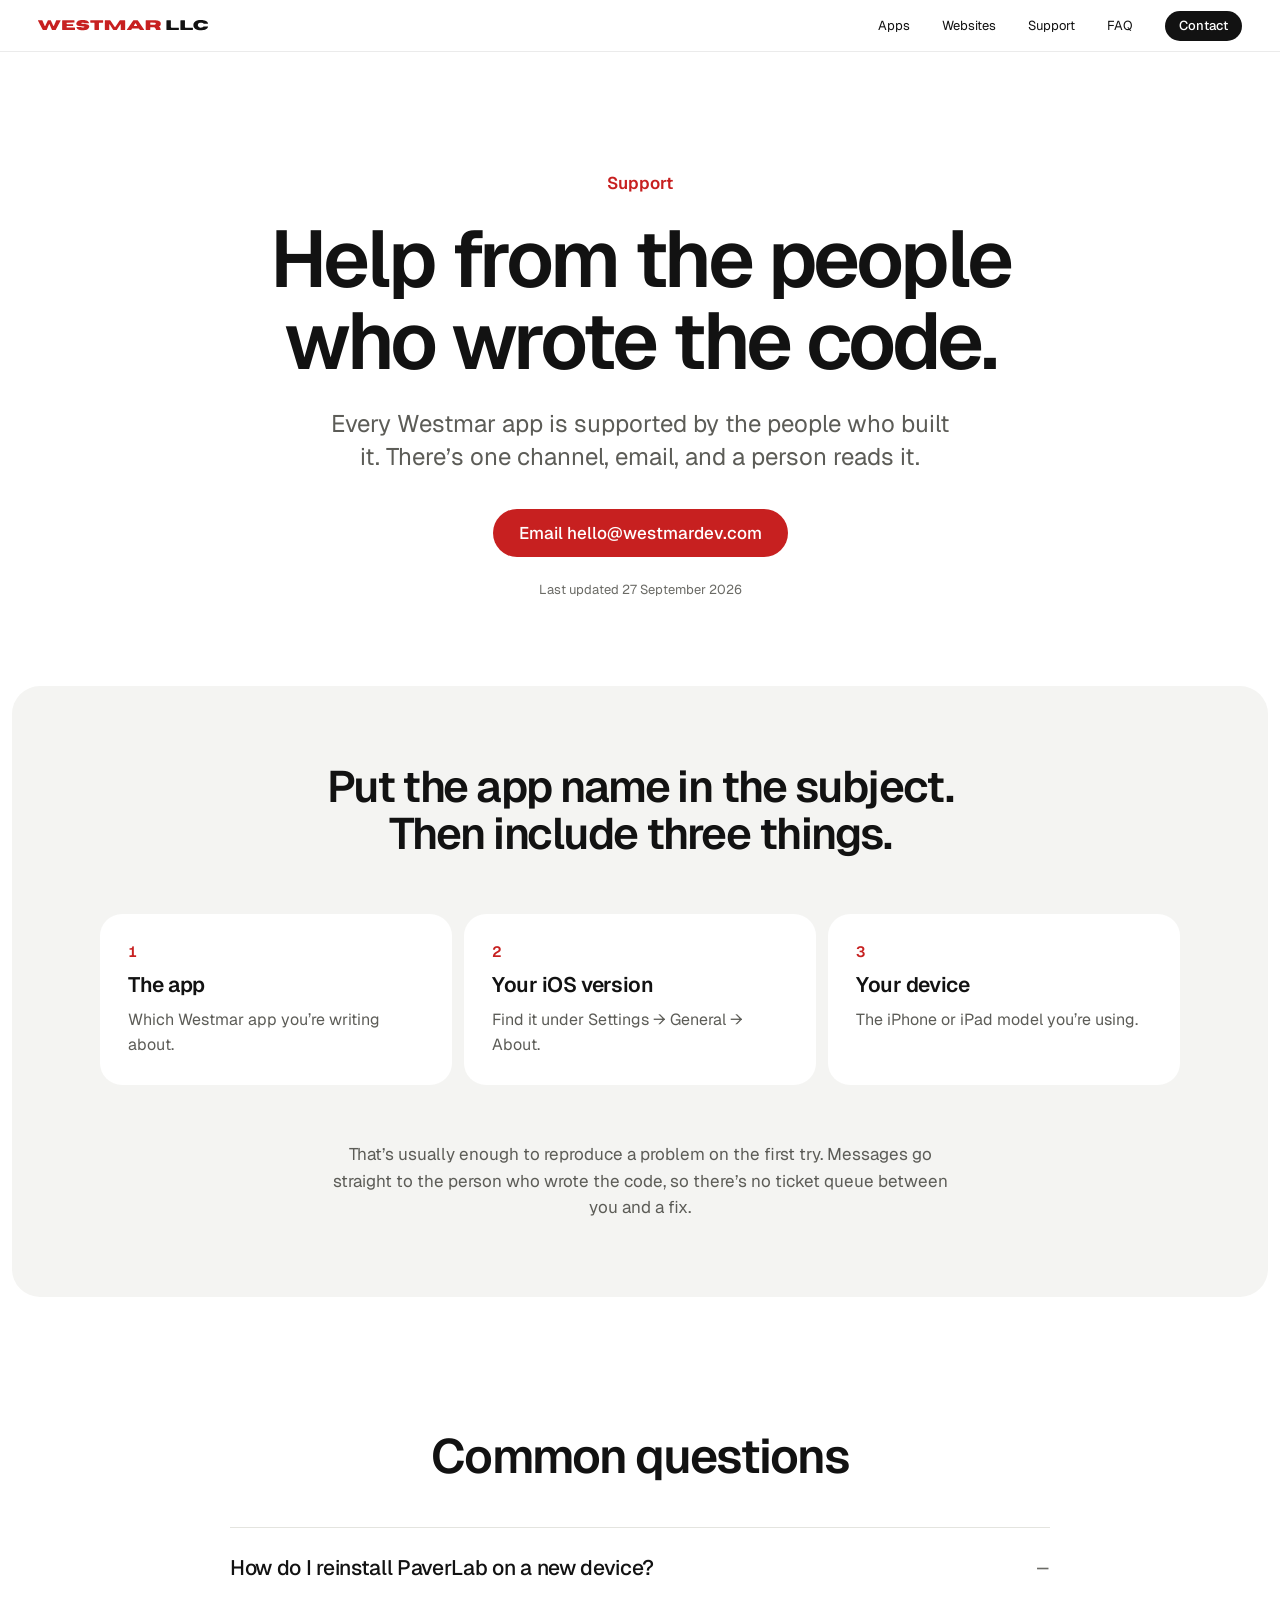
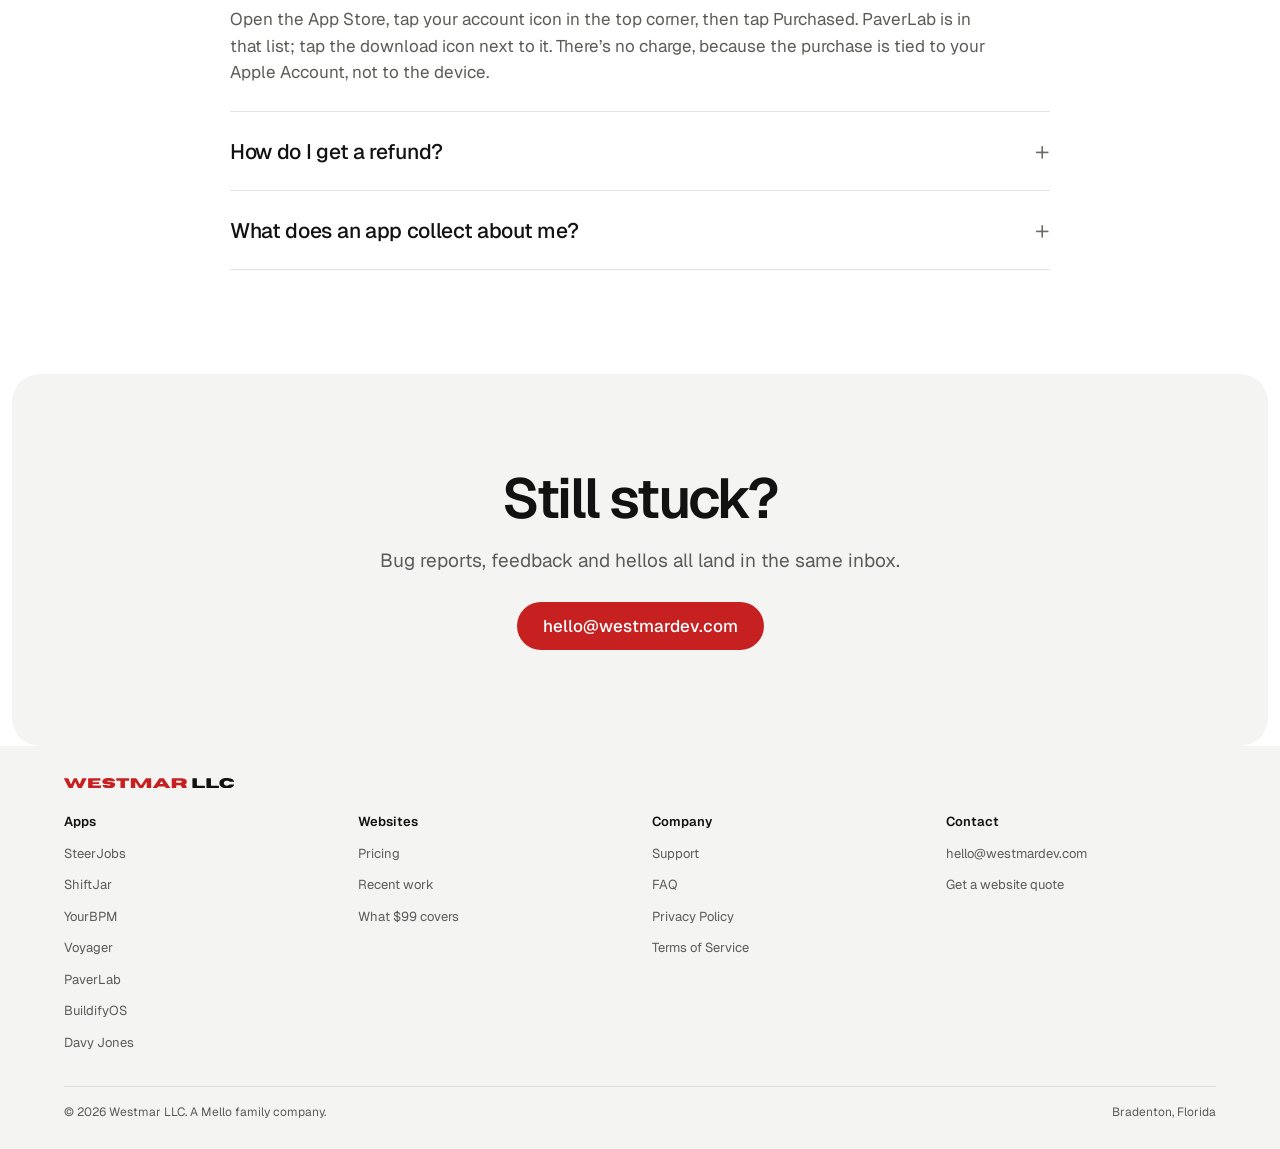
<file: support.html>
<!DOCTYPE html>
<html lang="en">
<head>
<meta charset="utf-8">
<meta name="viewport" content="width=device-width, initial-scale=1">
<meta name="color-scheme" content="light dark">
<meta name="theme-color" content="#ffffff" media="(prefers-color-scheme: light)">
<meta name="theme-color" content="#161614" media="(prefers-color-scheme: dark)">
<title>Support — Westmar LLC</title>
<meta name="description" content="Support for Westmar LLC's iOS apps: how to reach the developer, what to include in a bug report, and answers on reinstalling and refunds.">
<link rel="icon" href="favicon.svg" type="image/svg+xml">
<link rel="apple-touch-icon" href="apple-touch-icon.png">
<link rel="preconnect" href="https://fonts.googleapis.com">
<link rel="preconnect" href="https://fonts.gstatic.com" crossorigin>
<link rel="stylesheet" href="https://fonts.googleapis.com/css2?family=Geist:wght@400..700&display=swap">
<link rel="stylesheet" href="styles.css">
</head>
<body>

<a class="skip-link" href="#main">Skip to content</a>

<!-- HEADER (SiteNav) -->
<header class="site-header">
  <nav class="nav" aria-label="Main">
    <a class="wordmark" href="index.html" aria-label="Westmar LLC home"><svg xmlns="http://www.w3.org/2000/svg" viewBox="7.06 17.25 367.69 22.19" aria-hidden="true" focusable="false"><path fill="#C72020" fill-rule="evenodd" d="M7.06 18.31 7.06 18.75 7.25 19.31 7.81 20.12 8.25 21.19 9.81 23.94 10.31 25.12 10.75 25.75 12.38 29.06 12.81 29.69 13.31 30.88 14.94 33.75 16.56 37.06 17.44 38.50 17.75 38.75 18.44 39.00 24.75 39.00 25.38 38.81 25.81 38.50 26.38 37.62 26.88 36.12 27.44 35.06 27.81 33.88 28.50 32.50 28.81 31.44 29.44 30.25 29.88 28.88 30.94 26.50 31.31 26.19 31.56 26.19 32.06 26.56 32.62 27.56 33.00 28.88 33.69 30.19 34.06 31.44 34.69 32.56 35.06 33.88 35.75 35.19 36.06 36.31 36.69 37.44 37.06 38.44 37.38 38.81 37.81 39.00 44.50 39.00 45.12 38.75 45.75 38.12 47.38 34.81 47.75 34.31 48.25 33.12 48.69 32.50 49.25 31.19 50.88 28.31 55.81 18.75 55.75 18.06 55.25 17.69 47.56 17.69 46.56 18.06 46.19 18.56 45.94 19.38 45.25 20.62 44.88 21.88 44.19 23.12 43.88 24.19 43.25 25.31 42.81 26.69 42.19 27.81 41.81 29.06 41.50 29.62 41.00 30.12 40.50 30.25 40.12 29.94 39.69 28.69 39.00 27.50 38.81 26.81 38.00 25.31 37.75 24.50 36.94 23.00 36.69 22.19 36.00 21.00 35.69 20.00 34.56 18.06 34.19 17.81 33.69 17.69 29.69 17.62 28.94 17.81 28.50 18.06 28.00 18.62 23.62 28.00 23.06 29.44 22.56 30.00 21.94 30.12 21.69 30.00 21.31 29.50 21.00 28.50 20.50 27.56 19.94 26.00 19.50 25.25 18.94 23.69 18.38 22.69 16.94 19.06 16.19 18.06 15.25 17.62 7.62 17.69 7.19 18.00ZM59.50 18.19 59.25 18.88 59.25 37.94 59.69 38.75 60.69 39.06 85.94 39.06 86.38 39.00 86.81 38.69 87.06 38.06 87.06 34.75 86.81 34.06 86.31 33.69 69.88 33.69 69.44 33.50 69.12 33.19 68.88 32.50 68.88 31.50 69.00 31.06 69.50 30.44 69.88 30.31 82.38 30.31 82.94 29.88 83.12 29.44 83.12 27.44 82.94 26.75 82.38 26.25 69.88 26.25 69.44 26.06 69.00 25.50 68.88 25.06 68.88 24.00 69.19 23.31 69.88 22.94 85.06 22.88 85.62 22.50 85.88 21.88 85.88 18.88 85.50 18.00 84.88 17.69 84.31 17.62 60.50 17.62 59.81 17.88ZM91.38 21.38 90.31 23.06 89.81 24.88 89.81 25.62 90.06 26.62 90.50 27.50 91.12 28.19 92.00 28.88 93.81 29.69 95.56 30.19 101.88 30.94 106.06 31.19 106.81 31.44 107.12 31.81 107.12 32.31 106.62 33.00 105.44 33.50 104.50 33.69 103.19 33.69 101.81 33.38 101.12 33.06 100.38 32.50 99.44 32.19 91.12 32.19 90.56 32.38 90.25 32.81 90.25 33.44 90.62 34.25 91.50 35.50 92.69 36.69 94.12 37.62 97.44 38.88 100.94 39.31 105.94 39.38 109.06 39.06 110.88 38.69 113.31 37.75 115.00 36.62 115.81 35.81 116.75 34.56 117.75 32.31 117.88 31.56 117.81 30.69 117.56 29.94 116.94 28.94 116.31 28.25 115.56 27.69 113.44 26.75 109.12 25.88 101.62 25.38 101.00 25.06 100.69 24.56 100.75 24.12 101.19 23.56 101.88 23.19 103.00 22.94 105.25 23.06 107.50 24.12 108.62 24.38 116.06 24.50 117.00 24.25 117.25 23.88 117.25 23.19 116.75 22.06 115.38 20.38 113.50 19.06 111.69 18.25 108.94 17.56 107.69 17.38 105.94 17.25 101.62 17.25 99.94 17.38 98.12 17.69 95.44 18.44 93.19 19.62ZM120.44 17.88 120.19 18.25 120.06 18.75 120.00 21.00 120.06 22.06 120.44 22.75 120.88 22.94 128.19 22.94 128.62 23.12 129.12 23.75 129.12 37.75 129.38 38.50 129.69 38.81 130.19 39.00 137.81 39.00 138.50 38.69 138.88 37.88 138.81 24.12 139.00 23.50 139.38 23.12 139.81 22.94 147.19 22.94 147.62 22.69 147.94 21.94 147.88 18.50 147.69 18.06 147.38 17.75 147.00 17.62 121.25 17.62ZM151.62 18.44 151.50 18.88 151.50 38.00 151.75 38.56 152.31 38.94 160.19 39.06 160.88 38.69 161.12 38.00 161.06 27.44 161.25 26.81 161.56 26.56 161.81 26.62 162.81 27.75 164.31 30.31 169.38 38.12 169.75 38.56 170.38 38.94 176.31 39.00 177.31 38.62 179.69 35.12 184.19 27.88 185.31 26.44 185.56 26.44 185.75 26.62 185.94 27.12 185.94 38.12 186.12 38.62 186.44 38.94 186.94 39.06 194.06 39.06 194.88 38.88 195.44 38.25 195.56 37.50 195.50 18.81 195.25 18.19 194.75 17.75 194.31 17.62 184.75 17.62 184.19 17.88 183.19 18.88 174.50 31.62 173.75 32.19 173.19 32.12 172.62 31.62 163.94 19.00 162.75 17.81 162.25 17.62 152.94 17.62 152.06 17.88ZM199.19 38.00 199.25 38.62 199.94 39.00 207.62 39.00 208.44 38.62 208.94 38.06 210.00 36.38 210.56 35.81 211.38 35.44 224.38 35.44 225.44 36.00 227.06 38.44 227.44 38.81 227.94 39.00 235.31 39.06 236.25 38.81 236.50 38.38 236.44 37.94 235.94 37.06 234.38 35.06 223.75 19.62 222.38 17.94 221.50 17.69 214.19 17.69 213.31 18.00 212.12 19.44 201.00 35.44 199.50 37.38ZM214.50 29.19 214.94 28.31 215.69 27.31 217.06 25.00 217.50 24.56 218.00 24.44 218.38 24.56 218.81 25.06 220.12 27.38 220.94 28.50 221.31 29.56 221.06 30.00 220.31 30.25 215.31 30.25 214.62 29.88ZM240.12 18.31 239.94 18.75 239.88 19.38 239.88 37.81 240.06 38.38 240.50 38.81 241.12 39.00 248.69 39.00 249.25 38.81 249.50 38.56 249.75 37.81 249.75 33.69 250.06 33.06 250.56 32.75 256.38 32.81 258.19 33.06 259.19 33.44 260.75 34.94 262.12 38.44 262.62 38.88 264.38 39.00 271.25 39.06 271.75 38.88 272.12 38.38 272.12 37.44 271.06 33.94 270.44 33.00 269.06 31.81 268.94 31.31 269.06 31.00 269.50 30.56 270.25 30.12 271.00 29.44 271.75 28.44 272.06 27.81 272.44 25.81 272.38 24.25 272.06 22.75 271.81 22.19 270.94 21.00 269.56 19.88 268.44 19.25 265.62 18.38 264.00 18.12 261.88 18.06 258.94 17.75 241.44 17.62 240.44 17.94ZM249.69 24.19 249.88 23.44 250.19 23.06 250.56 22.88 258.25 23.00 259.94 23.31 261.12 23.94 261.69 24.56 261.81 25.50 261.62 26.00 261.06 26.56 260.31 27.00 259.19 27.31 257.44 27.50 250.50 27.56 250.00 27.19 249.69 26.44Z"/><path fill="currentColor" fill-rule="evenodd" d="M284.94 18.12 284.69 19.00 284.69 37.75 284.81 38.38 285.19 38.88 285.75 39.06 310.56 39.00 310.94 38.88 311.38 38.50 311.62 37.81 311.62 35.12 311.31 34.19 310.69 33.75 295.50 33.75 294.88 33.50 294.44 33.00 294.25 32.19 294.31 18.88 294.12 18.31 293.69 17.88 293.12 17.69 285.75 17.62 285.31 17.75ZM315.19 18.31 315.00 18.81 314.94 19.69 314.94 37.62 315.06 38.19 315.50 38.75 316.19 39.00 341.06 39.00 341.44 38.88 341.81 38.50 342.00 37.81 342.00 35.12 341.75 34.19 341.19 33.75 325.69 33.81 325.25 33.62 324.88 33.12 324.69 32.19 324.75 18.88 324.56 18.25 324.31 17.94 323.62 17.69 316.25 17.69 315.56 17.94ZM343.44 24.94 343.19 25.81 343.00 27.94 343.12 30.44 343.44 31.75 344.38 33.69 345.50 35.12 347.38 36.75 349.62 37.94 352.44 38.81 356.44 39.31 360.69 39.38 364.88 39.00 366.19 38.75 369.19 37.75 370.81 36.88 372.56 35.50 373.62 34.25 374.69 32.25 374.56 31.56 374.12 31.25 365.81 31.19 364.75 31.56 363.31 32.75 362.50 33.19 360.75 33.62 358.56 33.75 356.75 33.44 355.50 33.00 354.25 32.06 353.25 30.75 352.75 29.50 352.62 28.81 352.75 27.19 353.19 26.06 353.81 25.06 354.62 24.25 355.88 23.50 356.94 23.12 358.12 22.94 360.12 22.94 361.44 23.12 363.25 23.88 364.75 25.06 365.75 25.44 374.06 25.38 374.56 25.00 374.62 24.25 374.00 23.00 373.06 21.75 372.00 20.69 370.06 19.38 367.31 18.25 364.12 17.56 362.69 17.38 357.69 17.25 354.69 17.50 350.88 18.31 348.19 19.44 346.25 20.81 344.62 22.62Z"/></svg></a>
    <div class="nav-links">
      <a class="nav-link" href="index.html#apps">Apps</a>
      <a class="nav-link" href="websites.html">Websites</a>
      <a class="nav-link" href="support.html">Support</a>
      <a class="nav-link" href="index.html#faq">FAQ</a>
      <a class="nav-contact" href="mailto:hello@westmardev.com">Contact</a>
    </div>
    <button class="nav-toggle" type="button" aria-label="Menu" aria-expanded="false" aria-controls="nav-panel">
      <span class="nav-toggle-line"></span>
      <span class="nav-toggle-line"></span>
    </button>
    <div class="nav-panel" id="nav-panel" hidden>
      <a class="nav-panel-link" href="index.html#apps">Apps</a>
      <a class="nav-panel-link" href="websites.html">Websites</a>
      <a class="nav-panel-link" href="support.html">Support</a>
      <a class="nav-panel-link" href="index.html#faq">FAQ</a>
      <a class="nav-panel-contact" href="mailto:hello@westmardev.com">Contact</a>
    </div>
  </nav>
</header>

<main id="main">

  <!-- HERO -->
  <div class="hero">
    <span class="kicker">Support</span>
    <h1 class="hero-title hero-title-narrow">Help from the people who wrote the code.</h1>
    <p class="hero-lede">Every Westmar app is supported by the people who built it. There’s one channel, email, and a person reads it.</p>
    <a class="btn btn-top" href="mailto:hello@westmardev.com">Email hello@westmardev.com</a>
    <span class="eyebrow">Last updated 27 September 2026</span>
  </div>

  <!-- WHAT TO INCLUDE -->
  <section class="wrap-wide">
    <div class="steps-tile">
      <h2 class="steps-title">Put the app name in the subject. Then include three things.</h2>
      <div class="steps">
        <div class="step"><span class="step-num">1</span><h3>The app</h3><p>Which Westmar app you’re writing about.</p></div>
        <div class="step"><span class="step-num">2</span><h3>Your iOS version</h3><p>Find it under Settings → General → About.</p></div>
        <div class="step"><span class="step-num">3</span><h3>Your device</h3><p>The iPhone or iPad model you’re using.</p></div>
      </div>
      <p class="steps-note">That’s usually enough to reproduce a problem on the first try. Messages go straight to the person who wrote the code, so there’s no ticket queue between you and a fix.</p>
    </div>
  </section>

  <!-- COMMON QUESTIONS -->
  <section class="faq">
    <h2 class="faq-title">Common questions</h2>
    <div class="faq-list">
      <div class="faq-item">
        <button class="faq-q" type="button" aria-expanded="true" aria-controls="help-a-0" id="help-q-0"><span>How do I reinstall PaverLab on a new device?</span><span class="faq-sign" aria-hidden="true">−</span></button>
        <p class="faq-a" id="help-a-0" role="region" aria-labelledby="help-q-0">Open the App Store, tap your account icon in the top corner, then tap Purchased. PaverLab is in that list; tap the download icon next to it. There’s no charge, because the purchase is tied to your Apple Account, not to the device.</p>
      </div>
      <div class="faq-item">
        <button class="faq-q" type="button" aria-expanded="false" aria-controls="help-a-1" id="help-q-1"><span>How do I get a refund?</span><span class="faq-sign" aria-hidden="true">+</span></button>
        <p class="faq-a" id="help-a-1" role="region" aria-labelledby="help-q-1" hidden>Apple handles refunds for every app sold through the App Store, and Westmar can’t issue one directly. Request it at <a href="https://reportaproblem.apple.com" target="_blank" rel="noopener">reportaproblem.apple.com</a>.</p>
      </div>
      <div class="faq-item">
        <button class="faq-q" type="button" aria-expanded="false" aria-controls="help-a-2" id="help-q-2"><span>What does an app collect about me?</span><span class="faq-sign" aria-hidden="true">+</span></button>
        <p class="faq-a" id="help-a-2" role="region" aria-labelledby="help-q-2" hidden>Each app is covered on its own in the <a href="privacy.html">Privacy Policy</a>, including what stays on your device and what, if anything, reaches Westmar or anyone else.</p>
      </div>
    </div>
  </section>

  <!-- CTA -->
  <div class="wrap-wide">
    <div class="cta cta-tile">
      <h2 class="cta-title">Still stuck?</h2>
      <p class="cta-lede cta-lede-narrow">Bug reports, feedback and hellos all land in the same inbox.</p>
      <a class="btn" href="mailto:hello@westmardev.com">hello@westmardev.com</a>
    </div>
  </div>

</main>

<!-- FOOTER (SiteFooter) -->
<footer class="site-footer">
  <div class="footer-inner">
    <svg class="footer-logo" xmlns="http://www.w3.org/2000/svg" viewBox="7.06 17.25 367.69 22.19" aria-hidden="true" focusable="false"><path fill="#C72020" fill-rule="evenodd" d="M7.06 18.31 7.06 18.75 7.25 19.31 7.81 20.12 8.25 21.19 9.81 23.94 10.31 25.12 10.75 25.75 12.38 29.06 12.81 29.69 13.31 30.88 14.94 33.75 16.56 37.06 17.44 38.50 17.75 38.75 18.44 39.00 24.75 39.00 25.38 38.81 25.81 38.50 26.38 37.62 26.88 36.12 27.44 35.06 27.81 33.88 28.50 32.50 28.81 31.44 29.44 30.25 29.88 28.88 30.94 26.50 31.31 26.19 31.56 26.19 32.06 26.56 32.62 27.56 33.00 28.88 33.69 30.19 34.06 31.44 34.69 32.56 35.06 33.88 35.75 35.19 36.06 36.31 36.69 37.44 37.06 38.44 37.38 38.81 37.81 39.00 44.50 39.00 45.12 38.75 45.75 38.12 47.38 34.81 47.75 34.31 48.25 33.12 48.69 32.50 49.25 31.19 50.88 28.31 55.81 18.75 55.75 18.06 55.25 17.69 47.56 17.69 46.56 18.06 46.19 18.56 45.94 19.38 45.25 20.62 44.88 21.88 44.19 23.12 43.88 24.19 43.25 25.31 42.81 26.69 42.19 27.81 41.81 29.06 41.50 29.62 41.00 30.12 40.50 30.25 40.12 29.94 39.69 28.69 39.00 27.50 38.81 26.81 38.00 25.31 37.75 24.50 36.94 23.00 36.69 22.19 36.00 21.00 35.69 20.00 34.56 18.06 34.19 17.81 33.69 17.69 29.69 17.62 28.94 17.81 28.50 18.06 28.00 18.62 23.62 28.00 23.06 29.44 22.56 30.00 21.94 30.12 21.69 30.00 21.31 29.50 21.00 28.50 20.50 27.56 19.94 26.00 19.50 25.25 18.94 23.69 18.38 22.69 16.94 19.06 16.19 18.06 15.25 17.62 7.62 17.69 7.19 18.00ZM59.50 18.19 59.25 18.88 59.25 37.94 59.69 38.75 60.69 39.06 85.94 39.06 86.38 39.00 86.81 38.69 87.06 38.06 87.06 34.75 86.81 34.06 86.31 33.69 69.88 33.69 69.44 33.50 69.12 33.19 68.88 32.50 68.88 31.50 69.00 31.06 69.50 30.44 69.88 30.31 82.38 30.31 82.94 29.88 83.12 29.44 83.12 27.44 82.94 26.75 82.38 26.25 69.88 26.25 69.44 26.06 69.00 25.50 68.88 25.06 68.88 24.00 69.19 23.31 69.88 22.94 85.06 22.88 85.62 22.50 85.88 21.88 85.88 18.88 85.50 18.00 84.88 17.69 84.31 17.62 60.50 17.62 59.81 17.88ZM91.38 21.38 90.31 23.06 89.81 24.88 89.81 25.62 90.06 26.62 90.50 27.50 91.12 28.19 92.00 28.88 93.81 29.69 95.56 30.19 101.88 30.94 106.06 31.19 106.81 31.44 107.12 31.81 107.12 32.31 106.62 33.00 105.44 33.50 104.50 33.69 103.19 33.69 101.81 33.38 101.12 33.06 100.38 32.50 99.44 32.19 91.12 32.19 90.56 32.38 90.25 32.81 90.25 33.44 90.62 34.25 91.50 35.50 92.69 36.69 94.12 37.62 97.44 38.88 100.94 39.31 105.94 39.38 109.06 39.06 110.88 38.69 113.31 37.75 115.00 36.62 115.81 35.81 116.75 34.56 117.75 32.31 117.88 31.56 117.81 30.69 117.56 29.94 116.94 28.94 116.31 28.25 115.56 27.69 113.44 26.75 109.12 25.88 101.62 25.38 101.00 25.06 100.69 24.56 100.75 24.12 101.19 23.56 101.88 23.19 103.00 22.94 105.25 23.06 107.50 24.12 108.62 24.38 116.06 24.50 117.00 24.25 117.25 23.88 117.25 23.19 116.75 22.06 115.38 20.38 113.50 19.06 111.69 18.25 108.94 17.56 107.69 17.38 105.94 17.25 101.62 17.25 99.94 17.38 98.12 17.69 95.44 18.44 93.19 19.62ZM120.44 17.88 120.19 18.25 120.06 18.75 120.00 21.00 120.06 22.06 120.44 22.75 120.88 22.94 128.19 22.94 128.62 23.12 129.12 23.75 129.12 37.75 129.38 38.50 129.69 38.81 130.19 39.00 137.81 39.00 138.50 38.69 138.88 37.88 138.81 24.12 139.00 23.50 139.38 23.12 139.81 22.94 147.19 22.94 147.62 22.69 147.94 21.94 147.88 18.50 147.69 18.06 147.38 17.75 147.00 17.62 121.25 17.62ZM151.62 18.44 151.50 18.88 151.50 38.00 151.75 38.56 152.31 38.94 160.19 39.06 160.88 38.69 161.12 38.00 161.06 27.44 161.25 26.81 161.56 26.56 161.81 26.62 162.81 27.75 164.31 30.31 169.38 38.12 169.75 38.56 170.38 38.94 176.31 39.00 177.31 38.62 179.69 35.12 184.19 27.88 185.31 26.44 185.56 26.44 185.75 26.62 185.94 27.12 185.94 38.12 186.12 38.62 186.44 38.94 186.94 39.06 194.06 39.06 194.88 38.88 195.44 38.25 195.56 37.50 195.50 18.81 195.25 18.19 194.75 17.75 194.31 17.62 184.75 17.62 184.19 17.88 183.19 18.88 174.50 31.62 173.75 32.19 173.19 32.12 172.62 31.62 163.94 19.00 162.75 17.81 162.25 17.62 152.94 17.62 152.06 17.88ZM199.19 38.00 199.25 38.62 199.94 39.00 207.62 39.00 208.44 38.62 208.94 38.06 210.00 36.38 210.56 35.81 211.38 35.44 224.38 35.44 225.44 36.00 227.06 38.44 227.44 38.81 227.94 39.00 235.31 39.06 236.25 38.81 236.50 38.38 236.44 37.94 235.94 37.06 234.38 35.06 223.75 19.62 222.38 17.94 221.50 17.69 214.19 17.69 213.31 18.00 212.12 19.44 201.00 35.44 199.50 37.38ZM214.50 29.19 214.94 28.31 215.69 27.31 217.06 25.00 217.50 24.56 218.00 24.44 218.38 24.56 218.81 25.06 220.12 27.38 220.94 28.50 221.31 29.56 221.06 30.00 220.31 30.25 215.31 30.25 214.62 29.88ZM240.12 18.31 239.94 18.75 239.88 19.38 239.88 37.81 240.06 38.38 240.50 38.81 241.12 39.00 248.69 39.00 249.25 38.81 249.50 38.56 249.75 37.81 249.75 33.69 250.06 33.06 250.56 32.75 256.38 32.81 258.19 33.06 259.19 33.44 260.75 34.94 262.12 38.44 262.62 38.88 264.38 39.00 271.25 39.06 271.75 38.88 272.12 38.38 272.12 37.44 271.06 33.94 270.44 33.00 269.06 31.81 268.94 31.31 269.06 31.00 269.50 30.56 270.25 30.12 271.00 29.44 271.75 28.44 272.06 27.81 272.44 25.81 272.38 24.25 272.06 22.75 271.81 22.19 270.94 21.00 269.56 19.88 268.44 19.25 265.62 18.38 264.00 18.12 261.88 18.06 258.94 17.75 241.44 17.62 240.44 17.94ZM249.69 24.19 249.88 23.44 250.19 23.06 250.56 22.88 258.25 23.00 259.94 23.31 261.12 23.94 261.69 24.56 261.81 25.50 261.62 26.00 261.06 26.56 260.31 27.00 259.19 27.31 257.44 27.50 250.50 27.56 250.00 27.19 249.69 26.44Z"/><path fill="currentColor" fill-rule="evenodd" d="M284.94 18.12 284.69 19.00 284.69 37.75 284.81 38.38 285.19 38.88 285.75 39.06 310.56 39.00 310.94 38.88 311.38 38.50 311.62 37.81 311.62 35.12 311.31 34.19 310.69 33.75 295.50 33.75 294.88 33.50 294.44 33.00 294.25 32.19 294.31 18.88 294.12 18.31 293.69 17.88 293.12 17.69 285.75 17.62 285.31 17.75ZM315.19 18.31 315.00 18.81 314.94 19.69 314.94 37.62 315.06 38.19 315.50 38.75 316.19 39.00 341.06 39.00 341.44 38.88 341.81 38.50 342.00 37.81 342.00 35.12 341.75 34.19 341.19 33.75 325.69 33.81 325.25 33.62 324.88 33.12 324.69 32.19 324.75 18.88 324.56 18.25 324.31 17.94 323.62 17.69 316.25 17.69 315.56 17.94ZM343.44 24.94 343.19 25.81 343.00 27.94 343.12 30.44 343.44 31.75 344.38 33.69 345.50 35.12 347.38 36.75 349.62 37.94 352.44 38.81 356.44 39.31 360.69 39.38 364.88 39.00 366.19 38.75 369.19 37.75 370.81 36.88 372.56 35.50 373.62 34.25 374.69 32.25 374.56 31.56 374.12 31.25 365.81 31.19 364.75 31.56 363.31 32.75 362.50 33.19 360.75 33.62 358.56 33.75 356.75 33.44 355.50 33.00 354.25 32.06 353.25 30.75 352.75 29.50 352.62 28.81 352.75 27.19 353.19 26.06 353.81 25.06 354.62 24.25 355.88 23.50 356.94 23.12 358.12 22.94 360.12 22.94 361.44 23.12 363.25 23.88 364.75 25.06 365.75 25.44 374.06 25.38 374.56 25.00 374.62 24.25 374.00 23.00 373.06 21.75 372.00 20.69 370.06 19.38 367.31 18.25 364.12 17.56 362.69 17.38 357.69 17.25 354.69 17.50 350.88 18.31 348.19 19.44 346.25 20.81 344.62 22.62Z"/></svg>
    <nav class="footer-grid" aria-label="Footer">
      <div class="footer-col">
        <h2 class="footer-heading">Apps</h2>
        <a href="index.html#steerjobs">SteerJobs</a>
        <a href="index.html#shiftjar">ShiftJar</a>
        <a href="index.html#yourbpm">YourBPM</a>
        <a href="index.html#voyager">Voyager</a>
        <a href="index.html#paverlab">PaverLab</a>
        <a href="index.html#buildifyos">BuildifyOS</a>
        <a href="davyjones">Davy Jones</a>
      </div>
      <div class="footer-col">
        <h2 class="footer-heading">Websites</h2>
        <a href="websites.html#pricing">Pricing</a>
        <a href="websites.html#work">Recent work</a>
        <a href="websites.html#care">What $99 covers</a>
      </div>
      <div class="footer-col">
        <h2 class="footer-heading">Company</h2>
        <a href="support.html">Support</a>
        <a href="index.html#faq">FAQ</a>
        <a href="privacy.html">Privacy Policy</a>
        <a href="terms.html">Terms of Service</a>
      </div>
      <div class="footer-col">
        <h2 class="footer-heading">Contact</h2>
        <a href="mailto:hello@westmardev.com">hello@westmardev.com</a>
        <a href="mailto:hello@westmardev.com?subject=Website">Get a website quote</a>
      </div>
    </nav>
    <div class="footer-bottom"><span>© 2026 Westmar LLC. A Mello family company.</span><span>Bradenton, Florida</span></div>
  </div>
</footer>

<script src="app.js" defer></script>
</body>
</html>
</file>
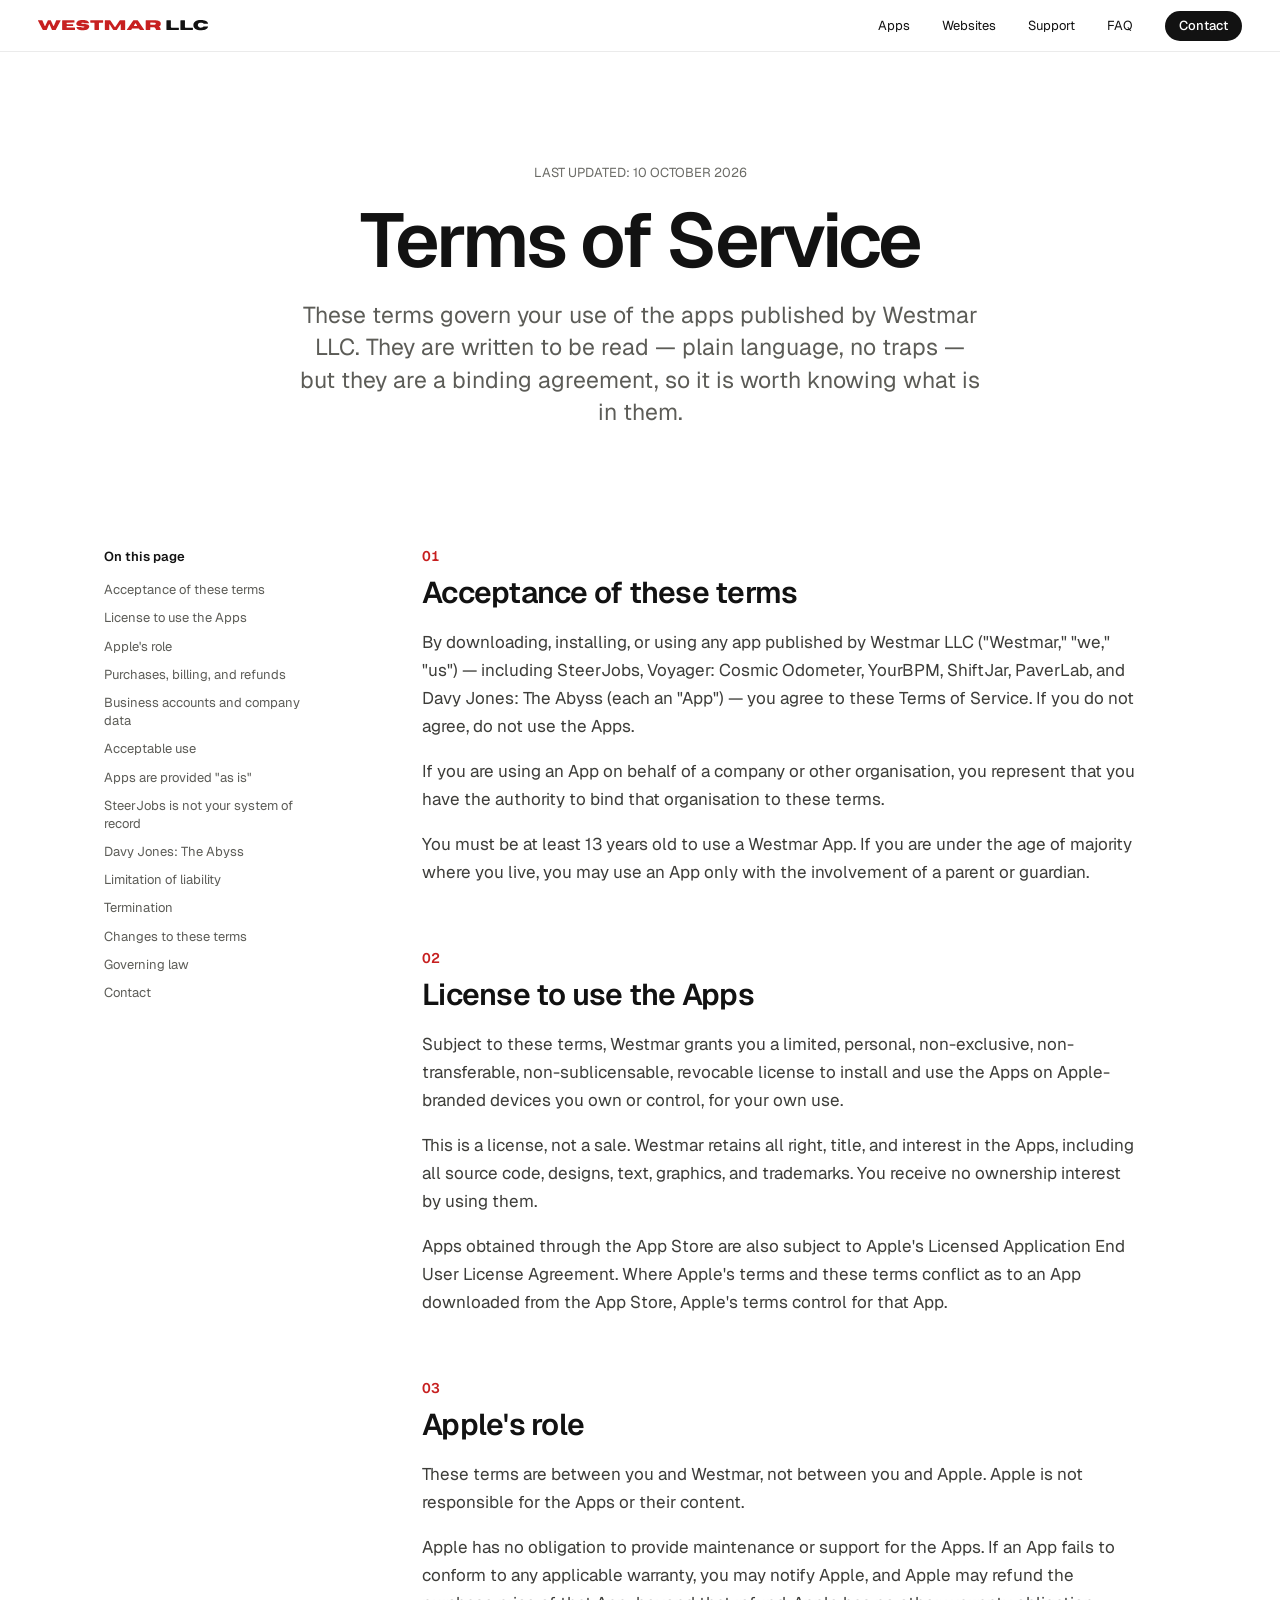
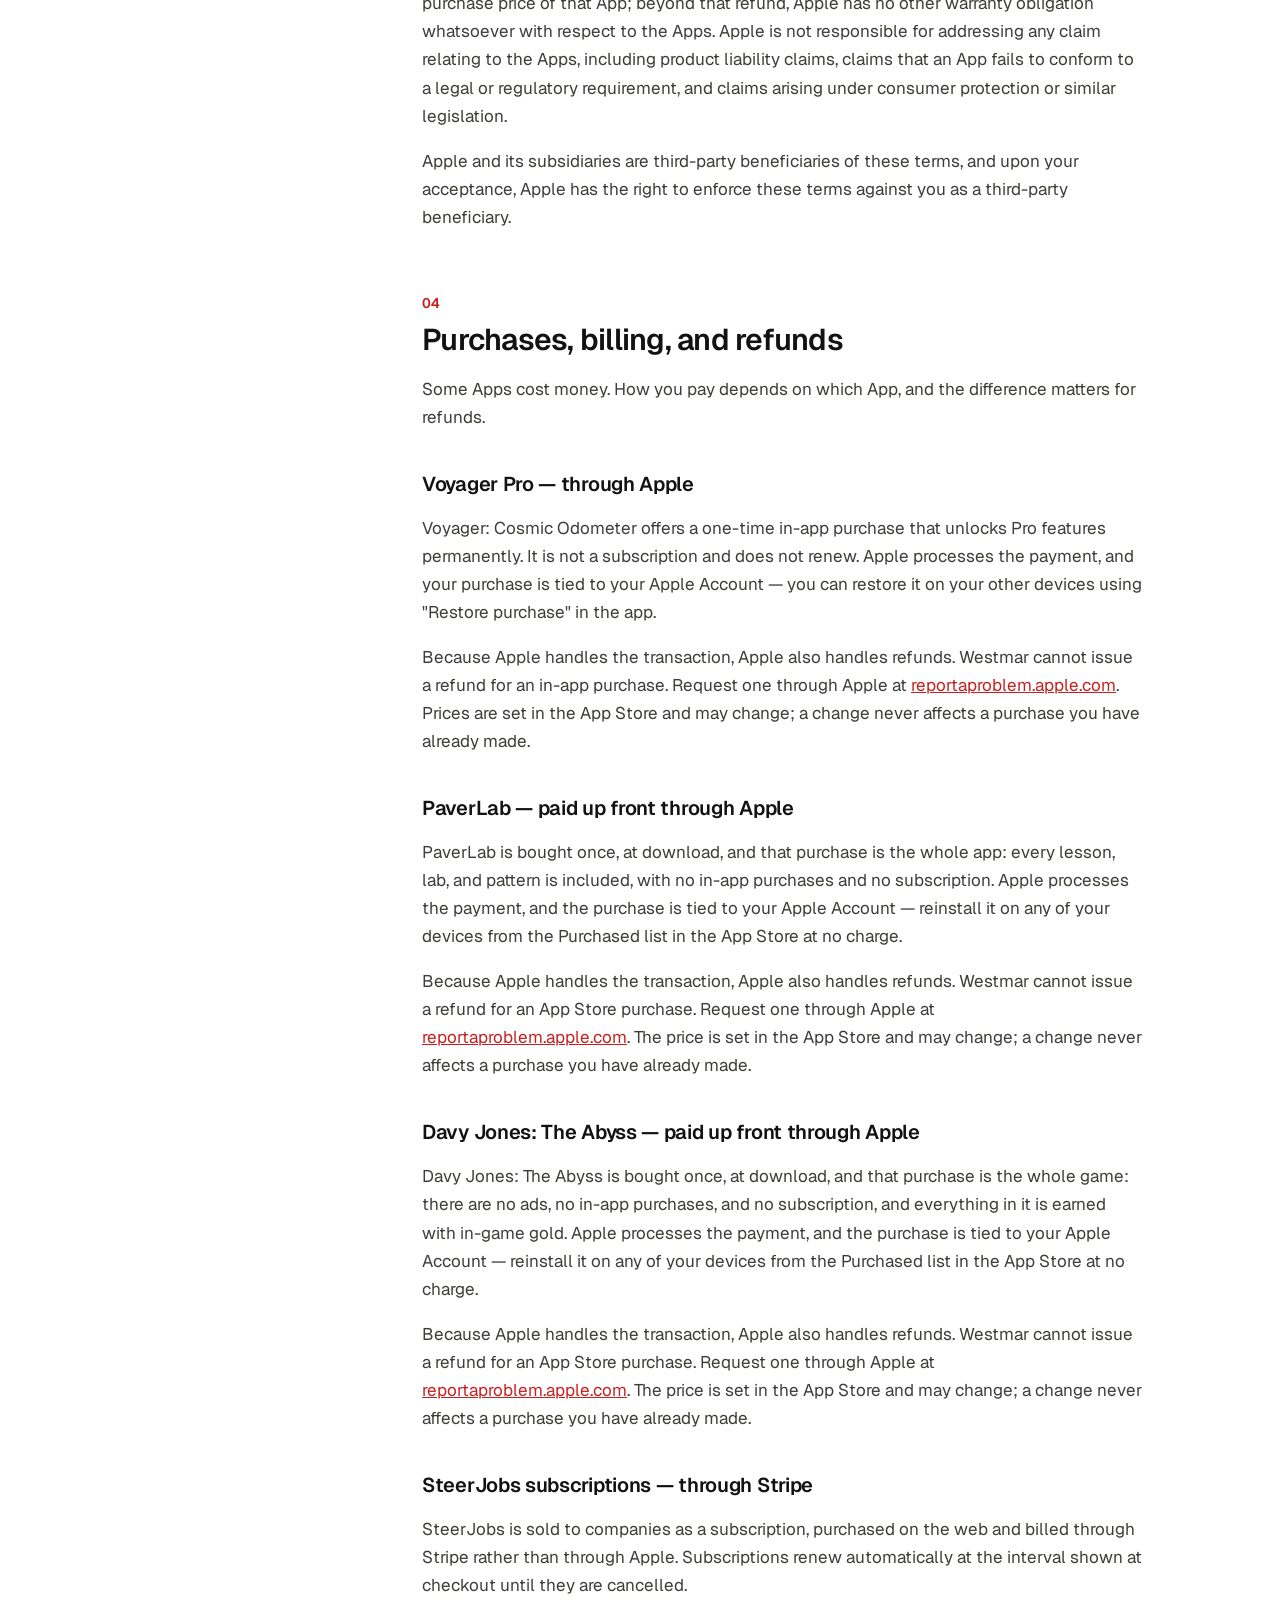
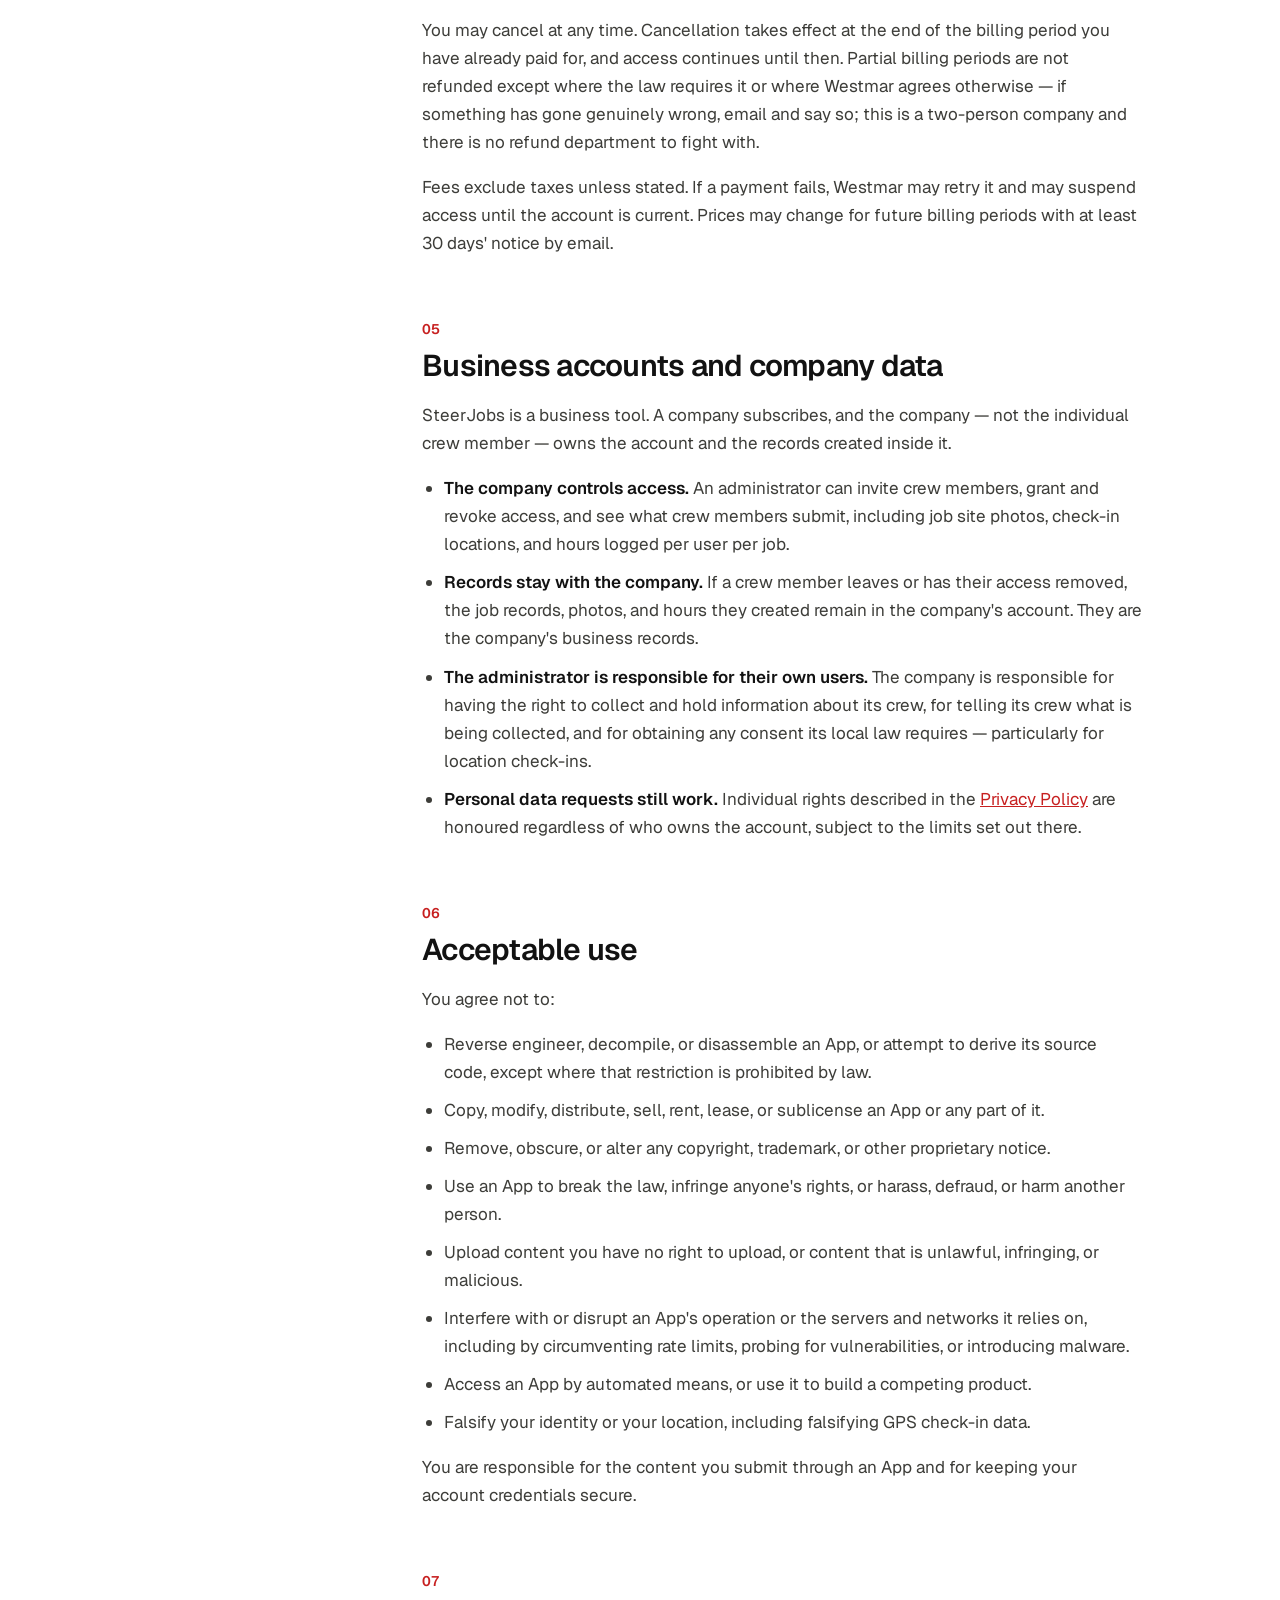
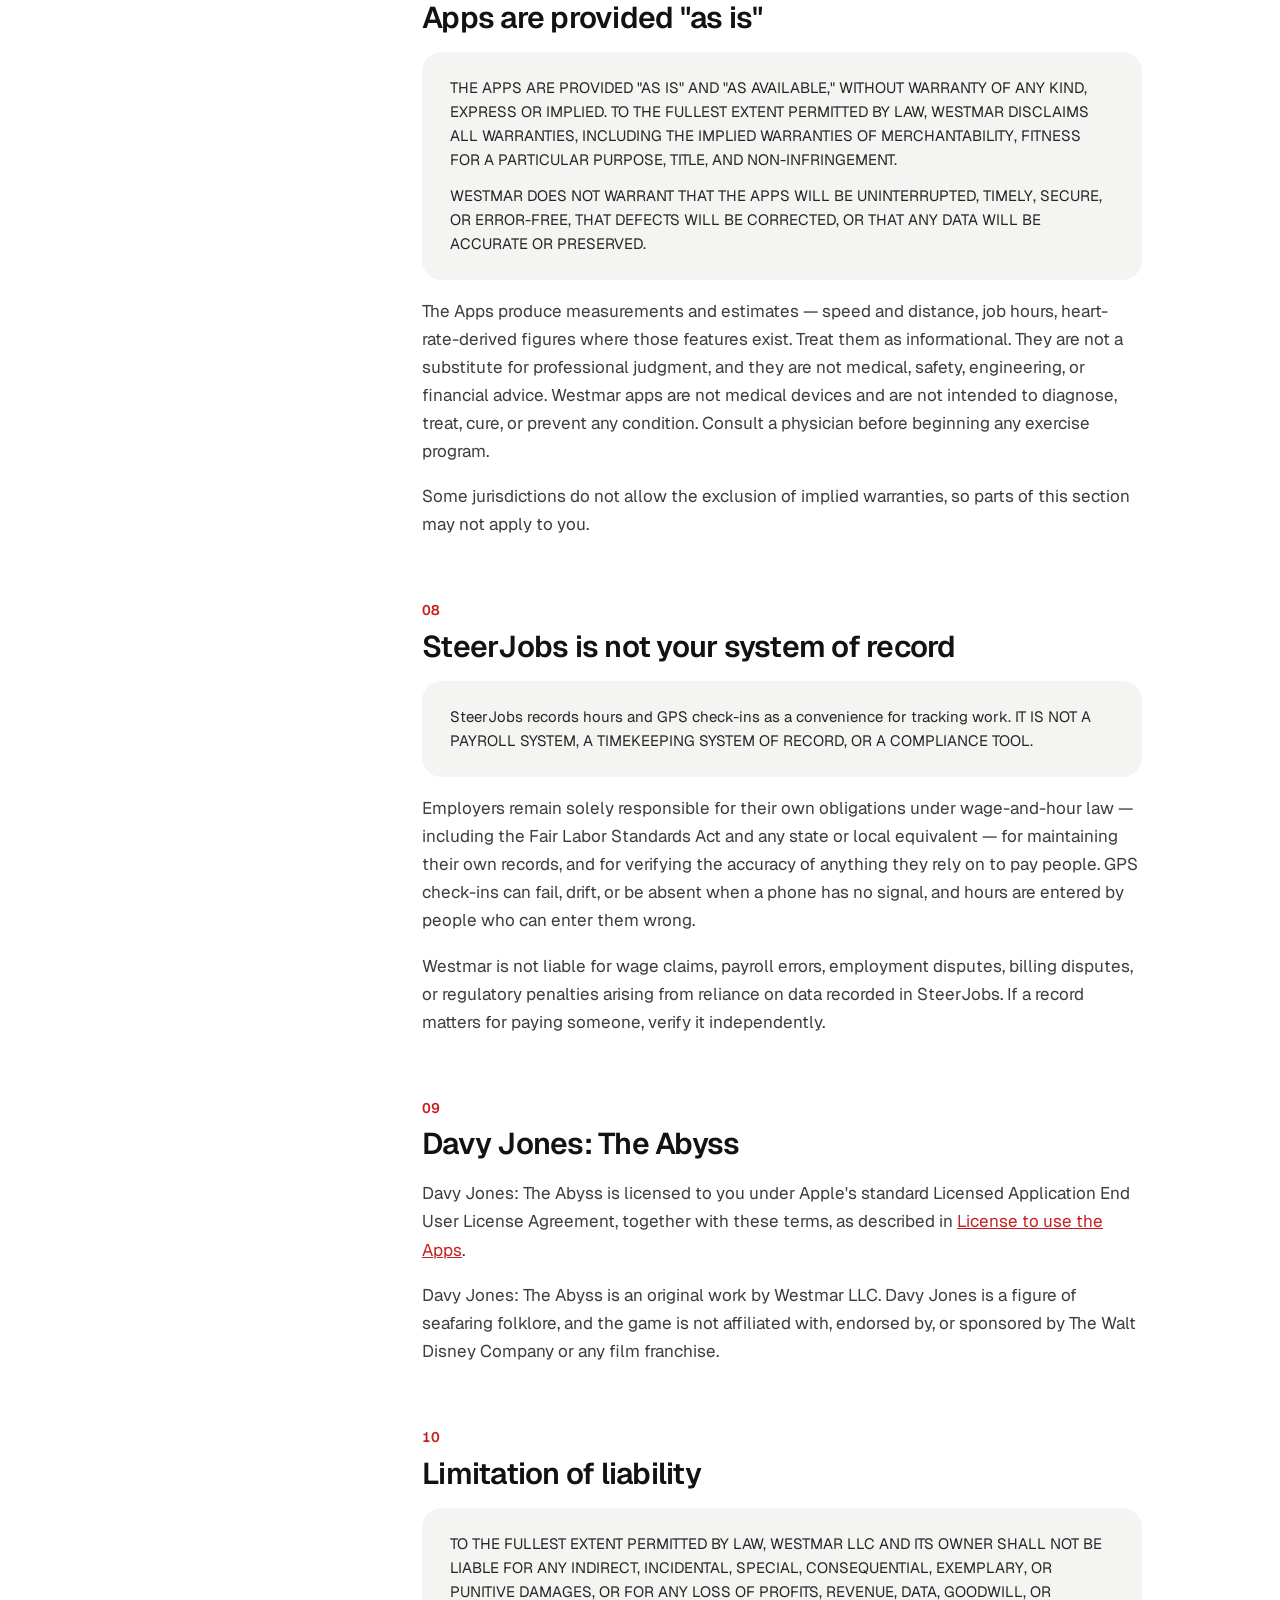
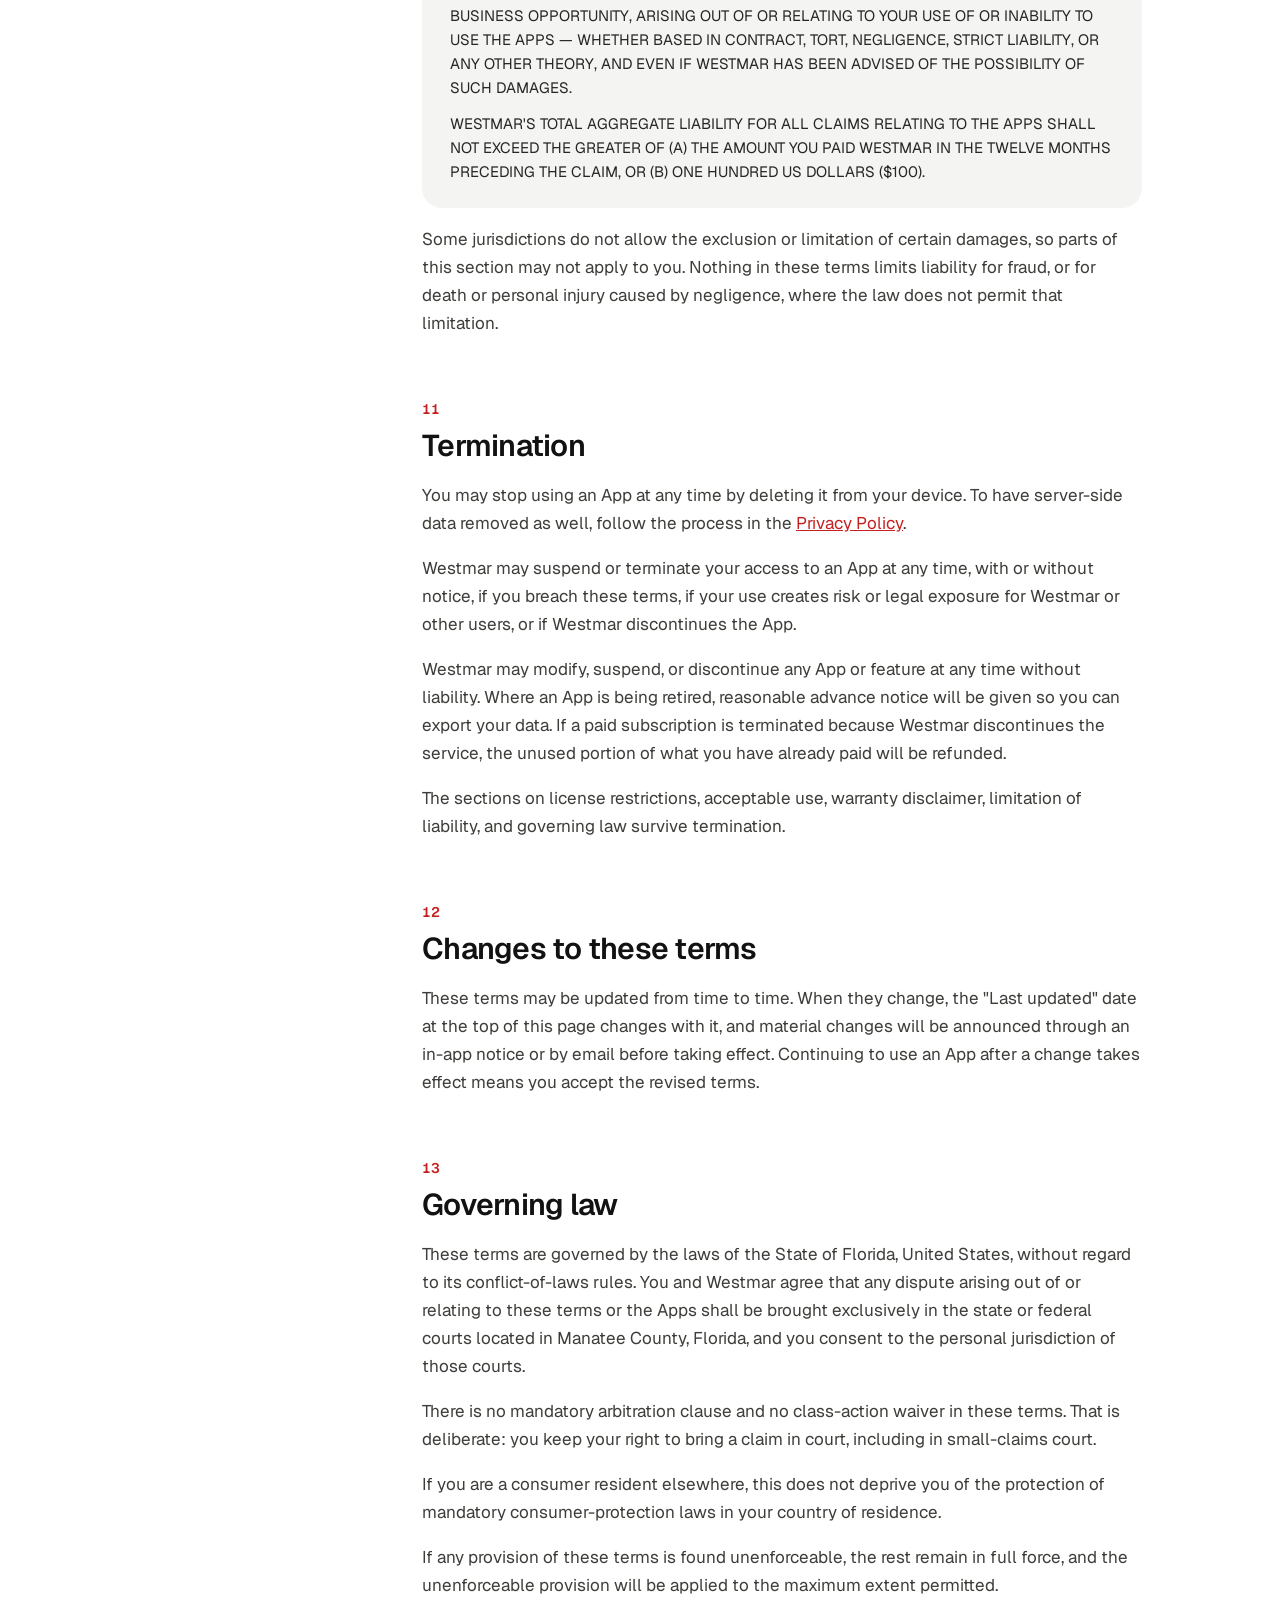
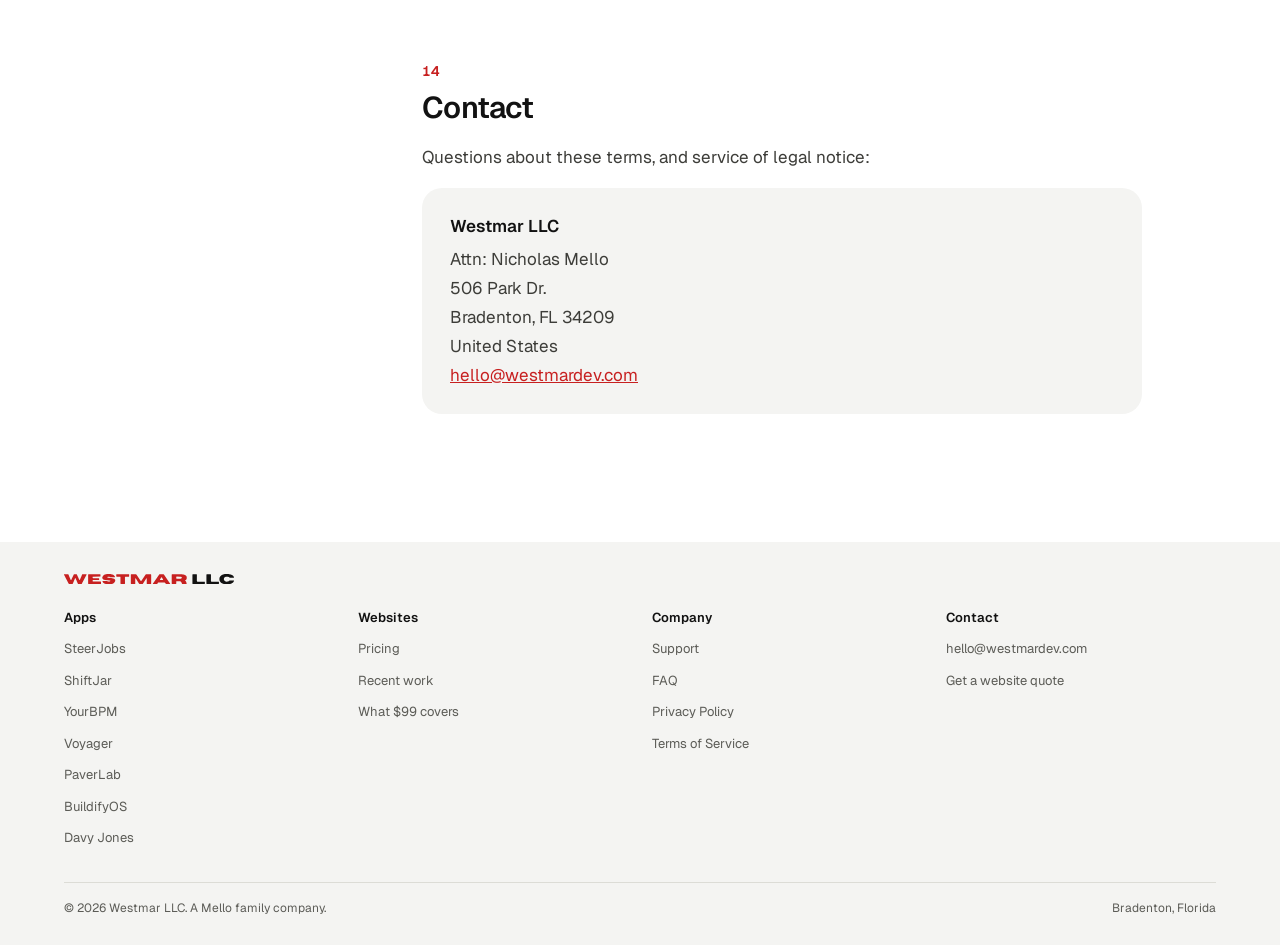
<file: terms.html>
<!DOCTYPE html>
<html lang="en">
<head>
<meta charset="utf-8">
<meta name="viewport" content="width=device-width, initial-scale=1">
<meta name="color-scheme" content="light dark">
<meta name="theme-color" content="#ffffff" media="(prefers-color-scheme: light)">
<meta name="theme-color" content="#161614" media="(prefers-color-scheme: dark)">
<title>Terms of Service — Westmar LLC</title>
<meta name="description" content="The terms governing use of Westmar LLC's iOS apps: license, purchases, business accounts, acceptable use, warranty disclaimer, limitation of liability, and governing law.">
<link rel="icon" href="favicon.svg" type="image/svg+xml">
<link rel="apple-touch-icon" href="apple-touch-icon.png">
<link rel="preconnect" href="https://fonts.googleapis.com">
<link rel="preconnect" href="https://fonts.gstatic.com" crossorigin>
<link rel="stylesheet" href="https://fonts.googleapis.com/css2?family=Geist:wght@400..700&display=swap">
<link rel="stylesheet" href="styles.css">
</head>
<body>

<a class="skip-link" href="#main">Skip to content</a>

<!-- HEADER (SiteNav) -->
<header class="site-header">
  <nav class="nav" aria-label="Main">
    <a class="wordmark" href="index.html" aria-label="Westmar LLC home"><svg xmlns="http://www.w3.org/2000/svg" viewBox="7.06 17.25 367.69 22.19" aria-hidden="true" focusable="false"><path fill="#C72020" fill-rule="evenodd" d="M7.06 18.31 7.06 18.75 7.25 19.31 7.81 20.12 8.25 21.19 9.81 23.94 10.31 25.12 10.75 25.75 12.38 29.06 12.81 29.69 13.31 30.88 14.94 33.75 16.56 37.06 17.44 38.50 17.75 38.75 18.44 39.00 24.75 39.00 25.38 38.81 25.81 38.50 26.38 37.62 26.88 36.12 27.44 35.06 27.81 33.88 28.50 32.50 28.81 31.44 29.44 30.25 29.88 28.88 30.94 26.50 31.31 26.19 31.56 26.19 32.06 26.56 32.62 27.56 33.00 28.88 33.69 30.19 34.06 31.44 34.69 32.56 35.06 33.88 35.75 35.19 36.06 36.31 36.69 37.44 37.06 38.44 37.38 38.81 37.81 39.00 44.50 39.00 45.12 38.75 45.75 38.12 47.38 34.81 47.75 34.31 48.25 33.12 48.69 32.50 49.25 31.19 50.88 28.31 55.81 18.75 55.75 18.06 55.25 17.69 47.56 17.69 46.56 18.06 46.19 18.56 45.94 19.38 45.25 20.62 44.88 21.88 44.19 23.12 43.88 24.19 43.25 25.31 42.81 26.69 42.19 27.81 41.81 29.06 41.50 29.62 41.00 30.12 40.50 30.25 40.12 29.94 39.69 28.69 39.00 27.50 38.81 26.81 38.00 25.31 37.75 24.50 36.94 23.00 36.69 22.19 36.00 21.00 35.69 20.00 34.56 18.06 34.19 17.81 33.69 17.69 29.69 17.62 28.94 17.81 28.50 18.06 28.00 18.62 23.62 28.00 23.06 29.44 22.56 30.00 21.94 30.12 21.69 30.00 21.31 29.50 21.00 28.50 20.50 27.56 19.94 26.00 19.50 25.25 18.94 23.69 18.38 22.69 16.94 19.06 16.19 18.06 15.25 17.62 7.62 17.69 7.19 18.00ZM59.50 18.19 59.25 18.88 59.25 37.94 59.69 38.75 60.69 39.06 85.94 39.06 86.38 39.00 86.81 38.69 87.06 38.06 87.06 34.75 86.81 34.06 86.31 33.69 69.88 33.69 69.44 33.50 69.12 33.19 68.88 32.50 68.88 31.50 69.00 31.06 69.50 30.44 69.88 30.31 82.38 30.31 82.94 29.88 83.12 29.44 83.12 27.44 82.94 26.75 82.38 26.25 69.88 26.25 69.44 26.06 69.00 25.50 68.88 25.06 68.88 24.00 69.19 23.31 69.88 22.94 85.06 22.88 85.62 22.50 85.88 21.88 85.88 18.88 85.50 18.00 84.88 17.69 84.31 17.62 60.50 17.62 59.81 17.88ZM91.38 21.38 90.31 23.06 89.81 24.88 89.81 25.62 90.06 26.62 90.50 27.50 91.12 28.19 92.00 28.88 93.81 29.69 95.56 30.19 101.88 30.94 106.06 31.19 106.81 31.44 107.12 31.81 107.12 32.31 106.62 33.00 105.44 33.50 104.50 33.69 103.19 33.69 101.81 33.38 101.12 33.06 100.38 32.50 99.44 32.19 91.12 32.19 90.56 32.38 90.25 32.81 90.25 33.44 90.62 34.25 91.50 35.50 92.69 36.69 94.12 37.62 97.44 38.88 100.94 39.31 105.94 39.38 109.06 39.06 110.88 38.69 113.31 37.75 115.00 36.62 115.81 35.81 116.75 34.56 117.75 32.31 117.88 31.56 117.81 30.69 117.56 29.94 116.94 28.94 116.31 28.25 115.56 27.69 113.44 26.75 109.12 25.88 101.62 25.38 101.00 25.06 100.69 24.56 100.75 24.12 101.19 23.56 101.88 23.19 103.00 22.94 105.25 23.06 107.50 24.12 108.62 24.38 116.06 24.50 117.00 24.25 117.25 23.88 117.25 23.19 116.75 22.06 115.38 20.38 113.50 19.06 111.69 18.25 108.94 17.56 107.69 17.38 105.94 17.25 101.62 17.25 99.94 17.38 98.12 17.69 95.44 18.44 93.19 19.62ZM120.44 17.88 120.19 18.25 120.06 18.75 120.00 21.00 120.06 22.06 120.44 22.75 120.88 22.94 128.19 22.94 128.62 23.12 129.12 23.75 129.12 37.75 129.38 38.50 129.69 38.81 130.19 39.00 137.81 39.00 138.50 38.69 138.88 37.88 138.81 24.12 139.00 23.50 139.38 23.12 139.81 22.94 147.19 22.94 147.62 22.69 147.94 21.94 147.88 18.50 147.69 18.06 147.38 17.75 147.00 17.62 121.25 17.62ZM151.62 18.44 151.50 18.88 151.50 38.00 151.75 38.56 152.31 38.94 160.19 39.06 160.88 38.69 161.12 38.00 161.06 27.44 161.25 26.81 161.56 26.56 161.81 26.62 162.81 27.75 164.31 30.31 169.38 38.12 169.75 38.56 170.38 38.94 176.31 39.00 177.31 38.62 179.69 35.12 184.19 27.88 185.31 26.44 185.56 26.44 185.75 26.62 185.94 27.12 185.94 38.12 186.12 38.62 186.44 38.94 186.94 39.06 194.06 39.06 194.88 38.88 195.44 38.25 195.56 37.50 195.50 18.81 195.25 18.19 194.75 17.75 194.31 17.62 184.75 17.62 184.19 17.88 183.19 18.88 174.50 31.62 173.75 32.19 173.19 32.12 172.62 31.62 163.94 19.00 162.75 17.81 162.25 17.62 152.94 17.62 152.06 17.88ZM199.19 38.00 199.25 38.62 199.94 39.00 207.62 39.00 208.44 38.62 208.94 38.06 210.00 36.38 210.56 35.81 211.38 35.44 224.38 35.44 225.44 36.00 227.06 38.44 227.44 38.81 227.94 39.00 235.31 39.06 236.25 38.81 236.50 38.38 236.44 37.94 235.94 37.06 234.38 35.06 223.75 19.62 222.38 17.94 221.50 17.69 214.19 17.69 213.31 18.00 212.12 19.44 201.00 35.44 199.50 37.38ZM214.50 29.19 214.94 28.31 215.69 27.31 217.06 25.00 217.50 24.56 218.00 24.44 218.38 24.56 218.81 25.06 220.12 27.38 220.94 28.50 221.31 29.56 221.06 30.00 220.31 30.25 215.31 30.25 214.62 29.88ZM240.12 18.31 239.94 18.75 239.88 19.38 239.88 37.81 240.06 38.38 240.50 38.81 241.12 39.00 248.69 39.00 249.25 38.81 249.50 38.56 249.75 37.81 249.75 33.69 250.06 33.06 250.56 32.75 256.38 32.81 258.19 33.06 259.19 33.44 260.75 34.94 262.12 38.44 262.62 38.88 264.38 39.00 271.25 39.06 271.75 38.88 272.12 38.38 272.12 37.44 271.06 33.94 270.44 33.00 269.06 31.81 268.94 31.31 269.06 31.00 269.50 30.56 270.25 30.12 271.00 29.44 271.75 28.44 272.06 27.81 272.44 25.81 272.38 24.25 272.06 22.75 271.81 22.19 270.94 21.00 269.56 19.88 268.44 19.25 265.62 18.38 264.00 18.12 261.88 18.06 258.94 17.75 241.44 17.62 240.44 17.94ZM249.69 24.19 249.88 23.44 250.19 23.06 250.56 22.88 258.25 23.00 259.94 23.31 261.12 23.94 261.69 24.56 261.81 25.50 261.62 26.00 261.06 26.56 260.31 27.00 259.19 27.31 257.44 27.50 250.50 27.56 250.00 27.19 249.69 26.44Z"/><path fill="currentColor" fill-rule="evenodd" d="M284.94 18.12 284.69 19.00 284.69 37.75 284.81 38.38 285.19 38.88 285.75 39.06 310.56 39.00 310.94 38.88 311.38 38.50 311.62 37.81 311.62 35.12 311.31 34.19 310.69 33.75 295.50 33.75 294.88 33.50 294.44 33.00 294.25 32.19 294.31 18.88 294.12 18.31 293.69 17.88 293.12 17.69 285.75 17.62 285.31 17.75ZM315.19 18.31 315.00 18.81 314.94 19.69 314.94 37.62 315.06 38.19 315.50 38.75 316.19 39.00 341.06 39.00 341.44 38.88 341.81 38.50 342.00 37.81 342.00 35.12 341.75 34.19 341.19 33.75 325.69 33.81 325.25 33.62 324.88 33.12 324.69 32.19 324.75 18.88 324.56 18.25 324.31 17.94 323.62 17.69 316.25 17.69 315.56 17.94ZM343.44 24.94 343.19 25.81 343.00 27.94 343.12 30.44 343.44 31.75 344.38 33.69 345.50 35.12 347.38 36.75 349.62 37.94 352.44 38.81 356.44 39.31 360.69 39.38 364.88 39.00 366.19 38.75 369.19 37.75 370.81 36.88 372.56 35.50 373.62 34.25 374.69 32.25 374.56 31.56 374.12 31.25 365.81 31.19 364.75 31.56 363.31 32.75 362.50 33.19 360.75 33.62 358.56 33.75 356.75 33.44 355.50 33.00 354.25 32.06 353.25 30.75 352.75 29.50 352.62 28.81 352.75 27.19 353.19 26.06 353.81 25.06 354.62 24.25 355.88 23.50 356.94 23.12 358.12 22.94 360.12 22.94 361.44 23.12 363.25 23.88 364.75 25.06 365.75 25.44 374.06 25.38 374.56 25.00 374.62 24.25 374.00 23.00 373.06 21.75 372.00 20.69 370.06 19.38 367.31 18.25 364.12 17.56 362.69 17.38 357.69 17.25 354.69 17.50 350.88 18.31 348.19 19.44 346.25 20.81 344.62 22.62Z"/></svg></a>
    <div class="nav-links">
      <a class="nav-link" href="index.html#apps">Apps</a>
      <a class="nav-link" href="websites.html">Websites</a>
      <a class="nav-link" href="support.html">Support</a>
      <a class="nav-link" href="index.html#faq">FAQ</a>
      <a class="nav-contact" href="mailto:hello@westmardev.com">Contact</a>
    </div>
    <button class="nav-toggle" type="button" aria-label="Menu" aria-expanded="false" aria-controls="nav-panel">
      <span class="nav-toggle-line"></span>
      <span class="nav-toggle-line"></span>
    </button>
    <div class="nav-panel" id="nav-panel" hidden>
      <a class="nav-panel-link" href="index.html#apps">Apps</a>
      <a class="nav-panel-link" href="websites.html">Websites</a>
      <a class="nav-panel-link" href="support.html">Support</a>
      <a class="nav-panel-link" href="index.html#faq">FAQ</a>
      <a class="nav-panel-contact" href="mailto:hello@westmardev.com">Contact</a>
    </div>
  </nav>
</header>

<main id="main" class="legal-terms">

  <!-- PAGE HEAD -->
  <header class="legal-head">
    <div class="eyebrow">LAST UPDATED: 10 OCTOBER 2026</div>
    <h1>Terms of Service</h1>
    <p class="legal-lede">These terms govern your use of the apps published by Westmar LLC. They are written to be read — plain language, no traps — but they are a binding agreement, so it is worth knowing what is in them.</p>
  </header>

  <div class="legal-layout">
    <nav class="legal-toc" aria-label="On this page">
      <span class="legal-toc-title">On this page</span>
      <a href="#t-accept">Acceptance of these terms</a>
      <a href="#t-license">License to use the Apps</a>
      <a href="#t-apple">Apple's role</a>
      <a href="#t-purchases">Purchases, billing, and refunds</a>
      <a href="#t-business">Business accounts and company data</a>
      <a href="#t-use">Acceptable use</a>
      <a href="#t-asis">Apps are provided "as is"</a>
      <a href="#t-record">SteerJobs is not your system of record</a>
      <a href="#t-davyjones">Davy Jones: The Abyss</a>
      <a href="#t-liability">Limitation of liability</a>
      <a href="#t-termination">Termination</a>
      <a href="#t-changes">Changes to these terms</a>
      <a href="#t-law">Governing law</a>
      <a href="#t-contact">Contact</a>
    </nav>

    <!-- BODY -->
    <div class="legal">

      <h2 id="t-accept">Acceptance of these terms</h2>
      <p>By downloading, installing, or using any app published by Westmar LLC ("Westmar," "we," "us") — including SteerJobs, Voyager: Cosmic Odometer, YourBPM, ShiftJar, PaverLab, and Davy Jones: The Abyss (each an "App") — you agree to these Terms of Service. If you do not agree, do not use the Apps.</p>
      <p>If you are using an App on behalf of a company or other organisation, you represent that you have the authority to bind that organisation to these terms.</p>
      <p>You must be at least 13 years old to use a Westmar App. If you are under the age of majority where you live, you may use an App only with the involvement of a parent or guardian.</p>

      <h2 id="t-license">License to use the Apps</h2>
      <p>Subject to these terms, Westmar grants you a limited, personal, non-exclusive, non-transferable, non-sublicensable, revocable license to install and use the Apps on Apple-branded devices you own or control, for your own use.</p>
      <p>This is a license, not a sale. Westmar retains all right, title, and interest in the Apps, including all source code, designs, text, graphics, and trademarks. You receive no ownership interest by using them.</p>
      <p>Apps obtained through the App Store are also subject to Apple's Licensed Application End User License Agreement. Where Apple's terms and these terms conflict as to an App downloaded from the App Store, Apple's terms control for that App.</p>

      <h2 id="t-apple">Apple's role</h2>
      <p>These terms are between you and Westmar, not between you and Apple. Apple is not responsible for the Apps or their content.</p>
      <p>Apple has no obligation to provide maintenance or support for the Apps. If an App fails to conform to any applicable warranty, you may notify Apple, and Apple may refund the purchase price of that App; beyond that refund, Apple has no other warranty obligation whatsoever with respect to the Apps. Apple is not responsible for addressing any claim relating to the Apps, including product liability claims, claims that an App fails to conform to a legal or regulatory requirement, and claims arising under consumer protection or similar legislation.</p>
      <p>Apple and its subsidiaries are third-party beneficiaries of these terms, and upon your acceptance, Apple has the right to enforce these terms against you as a third-party beneficiary.</p>

      <h2 id="t-purchases">Purchases, billing, and refunds</h2>
      <p>Some Apps cost money. How you pay depends on which App, and the difference matters for refunds.</p>
      <h3>Voyager Pro — through Apple</h3>
      <p>Voyager: Cosmic Odometer offers a one-time in-app purchase that unlocks Pro features permanently. It is not a subscription and does not renew. Apple processes the payment, and your purchase is tied to your Apple Account — you can restore it on your other devices using "Restore purchase" in the app.</p>
      <p>Because Apple handles the transaction, Apple also handles refunds. Westmar cannot issue a refund for an in-app purchase. Request one through Apple at <a href="https://reportaproblem.apple.com">reportaproblem.apple.com</a>. Prices are set in the App Store and may change; a change never affects a purchase you have already made.</p>
      <h3>PaverLab — paid up front through Apple</h3>
      <p>PaverLab is bought once, at download, and that purchase is the whole app: every lesson, lab, and pattern is included, with no in-app purchases and no subscription. Apple processes the payment, and the purchase is tied to your Apple Account — reinstall it on any of your devices from the Purchased list in the App Store at no charge.</p>
      <p>Because Apple handles the transaction, Apple also handles refunds. Westmar cannot issue a refund for an App Store purchase. Request one through Apple at <a href="https://reportaproblem.apple.com">reportaproblem.apple.com</a>. The price is set in the App Store and may change; a change never affects a purchase you have already made.</p>
      <h3>Davy Jones: The Abyss — paid up front through Apple</h3>
      <p>Davy Jones: The Abyss is bought once, at download, and that purchase is the whole game: there are no ads, no in-app purchases, and no subscription, and everything in it is earned with in-game gold. Apple processes the payment, and the purchase is tied to your Apple Account — reinstall it on any of your devices from the Purchased list in the App Store at no charge.</p>
      <p>Because Apple handles the transaction, Apple also handles refunds. Westmar cannot issue a refund for an App Store purchase. Request one through Apple at <a href="https://reportaproblem.apple.com">reportaproblem.apple.com</a>. The price is set in the App Store and may change; a change never affects a purchase you have already made.</p>
      <h3>SteerJobs subscriptions — through Stripe</h3>
      <p>SteerJobs is sold to companies as a subscription, purchased on the web and billed through Stripe rather than through Apple. Subscriptions renew automatically at the interval shown at checkout until they are cancelled.</p>
      <p>You may cancel at any time. Cancellation takes effect at the end of the billing period you have already paid for, and access continues until then. Partial billing periods are not refunded except where the law requires it or where Westmar agrees otherwise — if something has gone genuinely wrong, email and say so; this is a two-person company and there is no refund department to fight with.</p>
      <p>Fees exclude taxes unless stated. If a payment fails, Westmar may retry it and may suspend access until the account is current. Prices may change for future billing periods with at least 30 days' notice by email.</p>

      <h2 id="t-business">Business accounts and company data</h2>
      <p>SteerJobs is a business tool. A company subscribes, and the company — not the individual crew member — owns the account and the records created inside it.</p>
      <ul>
        <li><strong>The company controls access.</strong> An administrator can invite crew members, grant and revoke access, and see what crew members submit, including job site photos, check-in locations, and hours logged per user per job.</li>
        <li><strong>Records stay with the company.</strong> If a crew member leaves or has their access removed, the job records, photos, and hours they created remain in the company's account. They are the company's business records.</li>
        <li><strong>The administrator is responsible for their own users.</strong> The company is responsible for having the right to collect and hold information about its crew, for telling its crew what is being collected, and for obtaining any consent its local law requires — particularly for location check-ins.</li>
        <li><strong>Personal data requests still work.</strong> Individual rights described in the <a href="privacy.html">Privacy Policy</a> are honoured regardless of who owns the account, subject to the limits set out there.</li>
      </ul>

      <h2 id="t-use">Acceptable use</h2>
      <p>You agree not to:</p>
      <ul>
        <li>Reverse engineer, decompile, or disassemble an App, or attempt to derive its source code, except where that restriction is prohibited by law.</li>
        <li>Copy, modify, distribute, sell, rent, lease, or sublicense an App or any part of it.</li>
        <li>Remove, obscure, or alter any copyright, trademark, or other proprietary notice.</li>
        <li>Use an App to break the law, infringe anyone's rights, or harass, defraud, or harm another person.</li>
        <li>Upload content you have no right to upload, or content that is unlawful, infringing, or malicious.</li>
        <li>Interfere with or disrupt an App's operation or the servers and networks it relies on, including by circumventing rate limits, probing for vulnerabilities, or introducing malware.</li>
        <li>Access an App by automated means, or use it to build a competing product.</li>
        <li>Falsify your identity or your location, including falsifying GPS check-in data.</li>
      </ul>
      <p>You are responsible for the content you submit through an App and for keeping your account credentials secure.</p>

      <h2 id="t-asis">Apps are provided "as is"</h2>
      <div class="legal-callout">
        <p>THE APPS ARE PROVIDED "AS IS" AND "AS AVAILABLE," WITHOUT WARRANTY OF ANY KIND, EXPRESS OR IMPLIED. TO THE FULLEST EXTENT PERMITTED BY LAW, WESTMAR DISCLAIMS ALL WARRANTIES, INCLUDING THE IMPLIED WARRANTIES OF MERCHANTABILITY, FITNESS FOR A PARTICULAR PURPOSE, TITLE, AND NON-INFRINGEMENT.</p>
        <p>WESTMAR DOES NOT WARRANT THAT THE APPS WILL BE UNINTERRUPTED, TIMELY, SECURE, OR ERROR-FREE, THAT DEFECTS WILL BE CORRECTED, OR THAT ANY DATA WILL BE ACCURATE OR PRESERVED.</p>
      </div>
      <p>The Apps produce measurements and estimates — speed and distance, job hours, heart-rate-derived figures where those features exist. Treat them as informational. They are not a substitute for professional judgment, and they are not medical, safety, engineering, or financial advice. Westmar apps are not medical devices and are not intended to diagnose, treat, cure, or prevent any condition. Consult a physician before beginning any exercise program.</p>
      <p>Some jurisdictions do not allow the exclusion of implied warranties, so parts of this section may not apply to you.</p>

      <h2 id="t-record">SteerJobs is not your system of record</h2>
      <div class="legal-callout">
        <p>SteerJobs records hours and GPS check-ins as a convenience for tracking work. IT IS NOT A PAYROLL SYSTEM, A TIMEKEEPING SYSTEM OF RECORD, OR A COMPLIANCE TOOL.</p>
      </div>
      <p>Employers remain solely responsible for their own obligations under wage-and-hour law — including the Fair Labor Standards Act and any state or local equivalent — for maintaining their own records, and for verifying the accuracy of anything they rely on to pay people. GPS check-ins can fail, drift, or be absent when a phone has no signal, and hours are entered by people who can enter them wrong.</p>
      <p>Westmar is not liable for wage claims, payroll errors, employment disputes, billing disputes, or regulatory penalties arising from reliance on data recorded in SteerJobs. If a record matters for paying someone, verify it independently.</p>

      <h2 id="t-davyjones">Davy Jones: The Abyss</h2>
      <p>Davy Jones: The Abyss is licensed to you under Apple's standard Licensed Application End User License Agreement, together with these terms, as described in <a href="#t-license">License to use the Apps</a>.</p>
      <p>Davy Jones: The Abyss is an original work by Westmar LLC. Davy Jones is a figure of seafaring folklore, and the game is not affiliated with, endorsed by, or sponsored by The Walt Disney Company or any film franchise.</p>

      <h2 id="t-liability">Limitation of liability</h2>
      <div class="legal-callout">
        <p>TO THE FULLEST EXTENT PERMITTED BY LAW, WESTMAR LLC AND ITS OWNER SHALL NOT BE LIABLE FOR ANY INDIRECT, INCIDENTAL, SPECIAL, CONSEQUENTIAL, EXEMPLARY, OR PUNITIVE DAMAGES, OR FOR ANY LOSS OF PROFITS, REVENUE, DATA, GOODWILL, OR BUSINESS OPPORTUNITY, ARISING OUT OF OR RELATING TO YOUR USE OF OR INABILITY TO USE THE APPS — WHETHER BASED IN CONTRACT, TORT, NEGLIGENCE, STRICT LIABILITY, OR ANY OTHER THEORY, AND EVEN IF WESTMAR HAS BEEN ADVISED OF THE POSSIBILITY OF SUCH DAMAGES.</p>
        <p>WESTMAR'S TOTAL AGGREGATE LIABILITY FOR ALL CLAIMS RELATING TO THE APPS SHALL NOT EXCEED THE GREATER OF (A) THE AMOUNT YOU PAID WESTMAR IN THE TWELVE MONTHS PRECEDING THE CLAIM, OR (B) ONE HUNDRED US DOLLARS ($100).</p>
      </div>
      <p>Some jurisdictions do not allow the exclusion or limitation of certain damages, so parts of this section may not apply to you. Nothing in these terms limits liability for fraud, or for death or personal injury caused by negligence, where the law does not permit that limitation.</p>

      <h2 id="t-termination">Termination</h2>
      <p>You may stop using an App at any time by deleting it from your device. To have server-side data removed as well, follow the process in the <a href="privacy.html">Privacy Policy</a>.</p>
      <p>Westmar may suspend or terminate your access to an App at any time, with or without notice, if you breach these terms, if your use creates risk or legal exposure for Westmar or other users, or if Westmar discontinues the App.</p>
      <p>Westmar may modify, suspend, or discontinue any App or feature at any time without liability. Where an App is being retired, reasonable advance notice will be given so you can export your data. If a paid subscription is terminated because Westmar discontinues the service, the unused portion of what you have already paid will be refunded.</p>
      <p>The sections on license restrictions, acceptable use, warranty disclaimer, limitation of liability, and governing law survive termination.</p>

      <h2 id="t-changes">Changes to these terms</h2>
      <p>These terms may be updated from time to time. When they change, the "Last updated" date at the top of this page changes with it, and material changes will be announced through an in-app notice or by email before taking effect. Continuing to use an App after a change takes effect means you accept the revised terms.</p>

      <h2 id="t-law">Governing law</h2>
      <p>These terms are governed by the laws of the State of Florida, United States, without regard to its conflict-of-laws rules. You and Westmar agree that any dispute arising out of or relating to these terms or the Apps shall be brought exclusively in the state or federal courts located in Manatee County, Florida, and you consent to the personal jurisdiction of those courts.</p>
      <p>There is no mandatory arbitration clause and no class-action waiver in these terms. That is deliberate: you keep your right to bring a claim in court, including in small-claims court.</p>
      <p>If you are a consumer resident elsewhere, this does not deprive you of the protection of mandatory consumer-protection laws in your country of residence.</p>
      <p>If any provision of these terms is found unenforceable, the rest remain in full force, and the unenforceable provision will be applied to the maximum extent permitted.</p>

      <h2 id="t-contact">Contact</h2>
      <p>Questions about these terms, and service of legal notice:</p>
      <address>
        <span class="legal-address-name">Westmar LLC</span>
        Attn: Nicholas Mello<br>
        506 Park Dr.<br>
        Bradenton, FL 34209<br>
        United States<br>
        <a href="mailto:hello@westmardev.com">hello@westmardev.com</a>
      </address>

    </div>
  </div>

</main>

<!-- FOOTER (SiteFooter) -->
<footer class="site-footer">
  <div class="footer-inner">
    <svg class="footer-logo" xmlns="http://www.w3.org/2000/svg" viewBox="7.06 17.25 367.69 22.19" aria-hidden="true" focusable="false"><path fill="#C72020" fill-rule="evenodd" d="M7.06 18.31 7.06 18.75 7.25 19.31 7.81 20.12 8.25 21.19 9.81 23.94 10.31 25.12 10.75 25.75 12.38 29.06 12.81 29.69 13.31 30.88 14.94 33.75 16.56 37.06 17.44 38.50 17.75 38.75 18.44 39.00 24.75 39.00 25.38 38.81 25.81 38.50 26.38 37.62 26.88 36.12 27.44 35.06 27.81 33.88 28.50 32.50 28.81 31.44 29.44 30.25 29.88 28.88 30.94 26.50 31.31 26.19 31.56 26.19 32.06 26.56 32.62 27.56 33.00 28.88 33.69 30.19 34.06 31.44 34.69 32.56 35.06 33.88 35.75 35.19 36.06 36.31 36.69 37.44 37.06 38.44 37.38 38.81 37.81 39.00 44.50 39.00 45.12 38.75 45.75 38.12 47.38 34.81 47.75 34.31 48.25 33.12 48.69 32.50 49.25 31.19 50.88 28.31 55.81 18.75 55.75 18.06 55.25 17.69 47.56 17.69 46.56 18.06 46.19 18.56 45.94 19.38 45.25 20.62 44.88 21.88 44.19 23.12 43.88 24.19 43.25 25.31 42.81 26.69 42.19 27.81 41.81 29.06 41.50 29.62 41.00 30.12 40.50 30.25 40.12 29.94 39.69 28.69 39.00 27.50 38.81 26.81 38.00 25.31 37.75 24.50 36.94 23.00 36.69 22.19 36.00 21.00 35.69 20.00 34.56 18.06 34.19 17.81 33.69 17.69 29.69 17.62 28.94 17.81 28.50 18.06 28.00 18.62 23.62 28.00 23.06 29.44 22.56 30.00 21.94 30.12 21.69 30.00 21.31 29.50 21.00 28.50 20.50 27.56 19.94 26.00 19.50 25.25 18.94 23.69 18.38 22.69 16.94 19.06 16.19 18.06 15.25 17.62 7.62 17.69 7.19 18.00ZM59.50 18.19 59.25 18.88 59.25 37.94 59.69 38.75 60.69 39.06 85.94 39.06 86.38 39.00 86.81 38.69 87.06 38.06 87.06 34.75 86.81 34.06 86.31 33.69 69.88 33.69 69.44 33.50 69.12 33.19 68.88 32.50 68.88 31.50 69.00 31.06 69.50 30.44 69.88 30.31 82.38 30.31 82.94 29.88 83.12 29.44 83.12 27.44 82.94 26.75 82.38 26.25 69.88 26.25 69.44 26.06 69.00 25.50 68.88 25.06 68.88 24.00 69.19 23.31 69.88 22.94 85.06 22.88 85.62 22.50 85.88 21.88 85.88 18.88 85.50 18.00 84.88 17.69 84.31 17.62 60.50 17.62 59.81 17.88ZM91.38 21.38 90.31 23.06 89.81 24.88 89.81 25.62 90.06 26.62 90.50 27.50 91.12 28.19 92.00 28.88 93.81 29.69 95.56 30.19 101.88 30.94 106.06 31.19 106.81 31.44 107.12 31.81 107.12 32.31 106.62 33.00 105.44 33.50 104.50 33.69 103.19 33.69 101.81 33.38 101.12 33.06 100.38 32.50 99.44 32.19 91.12 32.19 90.56 32.38 90.25 32.81 90.25 33.44 90.62 34.25 91.50 35.50 92.69 36.69 94.12 37.62 97.44 38.88 100.94 39.31 105.94 39.38 109.06 39.06 110.88 38.69 113.31 37.75 115.00 36.62 115.81 35.81 116.75 34.56 117.75 32.31 117.88 31.56 117.81 30.69 117.56 29.94 116.94 28.94 116.31 28.25 115.56 27.69 113.44 26.75 109.12 25.88 101.62 25.38 101.00 25.06 100.69 24.56 100.75 24.12 101.19 23.56 101.88 23.19 103.00 22.94 105.25 23.06 107.50 24.12 108.62 24.38 116.06 24.50 117.00 24.25 117.25 23.88 117.25 23.19 116.75 22.06 115.38 20.38 113.50 19.06 111.69 18.25 108.94 17.56 107.69 17.38 105.94 17.25 101.62 17.25 99.94 17.38 98.12 17.69 95.44 18.44 93.19 19.62ZM120.44 17.88 120.19 18.25 120.06 18.75 120.00 21.00 120.06 22.06 120.44 22.75 120.88 22.94 128.19 22.94 128.62 23.12 129.12 23.75 129.12 37.75 129.38 38.50 129.69 38.81 130.19 39.00 137.81 39.00 138.50 38.69 138.88 37.88 138.81 24.12 139.00 23.50 139.38 23.12 139.81 22.94 147.19 22.94 147.62 22.69 147.94 21.94 147.88 18.50 147.69 18.06 147.38 17.75 147.00 17.62 121.25 17.62ZM151.62 18.44 151.50 18.88 151.50 38.00 151.75 38.56 152.31 38.94 160.19 39.06 160.88 38.69 161.12 38.00 161.06 27.44 161.25 26.81 161.56 26.56 161.81 26.62 162.81 27.75 164.31 30.31 169.38 38.12 169.75 38.56 170.38 38.94 176.31 39.00 177.31 38.62 179.69 35.12 184.19 27.88 185.31 26.44 185.56 26.44 185.75 26.62 185.94 27.12 185.94 38.12 186.12 38.62 186.44 38.94 186.94 39.06 194.06 39.06 194.88 38.88 195.44 38.25 195.56 37.50 195.50 18.81 195.25 18.19 194.75 17.75 194.31 17.62 184.75 17.62 184.19 17.88 183.19 18.88 174.50 31.62 173.75 32.19 173.19 32.12 172.62 31.62 163.94 19.00 162.75 17.81 162.25 17.62 152.94 17.62 152.06 17.88ZM199.19 38.00 199.25 38.62 199.94 39.00 207.62 39.00 208.44 38.62 208.94 38.06 210.00 36.38 210.56 35.81 211.38 35.44 224.38 35.44 225.44 36.00 227.06 38.44 227.44 38.81 227.94 39.00 235.31 39.06 236.25 38.81 236.50 38.38 236.44 37.94 235.94 37.06 234.38 35.06 223.75 19.62 222.38 17.94 221.50 17.69 214.19 17.69 213.31 18.00 212.12 19.44 201.00 35.44 199.50 37.38ZM214.50 29.19 214.94 28.31 215.69 27.31 217.06 25.00 217.50 24.56 218.00 24.44 218.38 24.56 218.81 25.06 220.12 27.38 220.94 28.50 221.31 29.56 221.06 30.00 220.31 30.25 215.31 30.25 214.62 29.88ZM240.12 18.31 239.94 18.75 239.88 19.38 239.88 37.81 240.06 38.38 240.50 38.81 241.12 39.00 248.69 39.00 249.25 38.81 249.50 38.56 249.75 37.81 249.75 33.69 250.06 33.06 250.56 32.75 256.38 32.81 258.19 33.06 259.19 33.44 260.75 34.94 262.12 38.44 262.62 38.88 264.38 39.00 271.25 39.06 271.75 38.88 272.12 38.38 272.12 37.44 271.06 33.94 270.44 33.00 269.06 31.81 268.94 31.31 269.06 31.00 269.50 30.56 270.25 30.12 271.00 29.44 271.75 28.44 272.06 27.81 272.44 25.81 272.38 24.25 272.06 22.75 271.81 22.19 270.94 21.00 269.56 19.88 268.44 19.25 265.62 18.38 264.00 18.12 261.88 18.06 258.94 17.75 241.44 17.62 240.44 17.94ZM249.69 24.19 249.88 23.44 250.19 23.06 250.56 22.88 258.25 23.00 259.94 23.31 261.12 23.94 261.69 24.56 261.81 25.50 261.62 26.00 261.06 26.56 260.31 27.00 259.19 27.31 257.44 27.50 250.50 27.56 250.00 27.19 249.69 26.44Z"/><path fill="currentColor" fill-rule="evenodd" d="M284.94 18.12 284.69 19.00 284.69 37.75 284.81 38.38 285.19 38.88 285.75 39.06 310.56 39.00 310.94 38.88 311.38 38.50 311.62 37.81 311.62 35.12 311.31 34.19 310.69 33.75 295.50 33.75 294.88 33.50 294.44 33.00 294.25 32.19 294.31 18.88 294.12 18.31 293.69 17.88 293.12 17.69 285.75 17.62 285.31 17.75ZM315.19 18.31 315.00 18.81 314.94 19.69 314.94 37.62 315.06 38.19 315.50 38.75 316.19 39.00 341.06 39.00 341.44 38.88 341.81 38.50 342.00 37.81 342.00 35.12 341.75 34.19 341.19 33.75 325.69 33.81 325.25 33.62 324.88 33.12 324.69 32.19 324.75 18.88 324.56 18.25 324.31 17.94 323.62 17.69 316.25 17.69 315.56 17.94ZM343.44 24.94 343.19 25.81 343.00 27.94 343.12 30.44 343.44 31.75 344.38 33.69 345.50 35.12 347.38 36.75 349.62 37.94 352.44 38.81 356.44 39.31 360.69 39.38 364.88 39.00 366.19 38.75 369.19 37.75 370.81 36.88 372.56 35.50 373.62 34.25 374.69 32.25 374.56 31.56 374.12 31.25 365.81 31.19 364.75 31.56 363.31 32.75 362.50 33.19 360.75 33.62 358.56 33.75 356.75 33.44 355.50 33.00 354.25 32.06 353.25 30.75 352.75 29.50 352.62 28.81 352.75 27.19 353.19 26.06 353.81 25.06 354.62 24.25 355.88 23.50 356.94 23.12 358.12 22.94 360.12 22.94 361.44 23.12 363.25 23.88 364.75 25.06 365.75 25.44 374.06 25.38 374.56 25.00 374.62 24.25 374.00 23.00 373.06 21.75 372.00 20.69 370.06 19.38 367.31 18.25 364.12 17.56 362.69 17.38 357.69 17.25 354.69 17.50 350.88 18.31 348.19 19.44 346.25 20.81 344.62 22.62Z"/></svg>
    <nav class="footer-grid" aria-label="Footer">
      <div class="footer-col">
        <h2 class="footer-heading">Apps</h2>
        <a href="index.html#steerjobs">SteerJobs</a>
        <a href="index.html#shiftjar">ShiftJar</a>
        <a href="index.html#yourbpm">YourBPM</a>
        <a href="index.html#voyager">Voyager</a>
        <a href="index.html#paverlab">PaverLab</a>
        <a href="index.html#buildifyos">BuildifyOS</a>
        <a href="davyjones">Davy Jones</a>
      </div>
      <div class="footer-col">
        <h2 class="footer-heading">Websites</h2>
        <a href="websites.html#pricing">Pricing</a>
        <a href="websites.html#work">Recent work</a>
        <a href="websites.html#care">What $99 covers</a>
      </div>
      <div class="footer-col">
        <h2 class="footer-heading">Company</h2>
        <a href="support.html">Support</a>
        <a href="index.html#faq">FAQ</a>
        <a href="privacy.html">Privacy Policy</a>
        <a href="terms.html">Terms of Service</a>
      </div>
      <div class="footer-col">
        <h2 class="footer-heading">Contact</h2>
        <a href="mailto:hello@westmardev.com">hello@westmardev.com</a>
        <a href="mailto:hello@westmardev.com?subject=Website">Get a website quote</a>
      </div>
    </nav>
    <div class="footer-bottom"><span>© 2026 Westmar LLC. A Mello family company.</span><span>Bradenton, Florida</span></div>
  </div>
</footer>

<script src="app.js" defer></script>
</body>
</html>
</file>
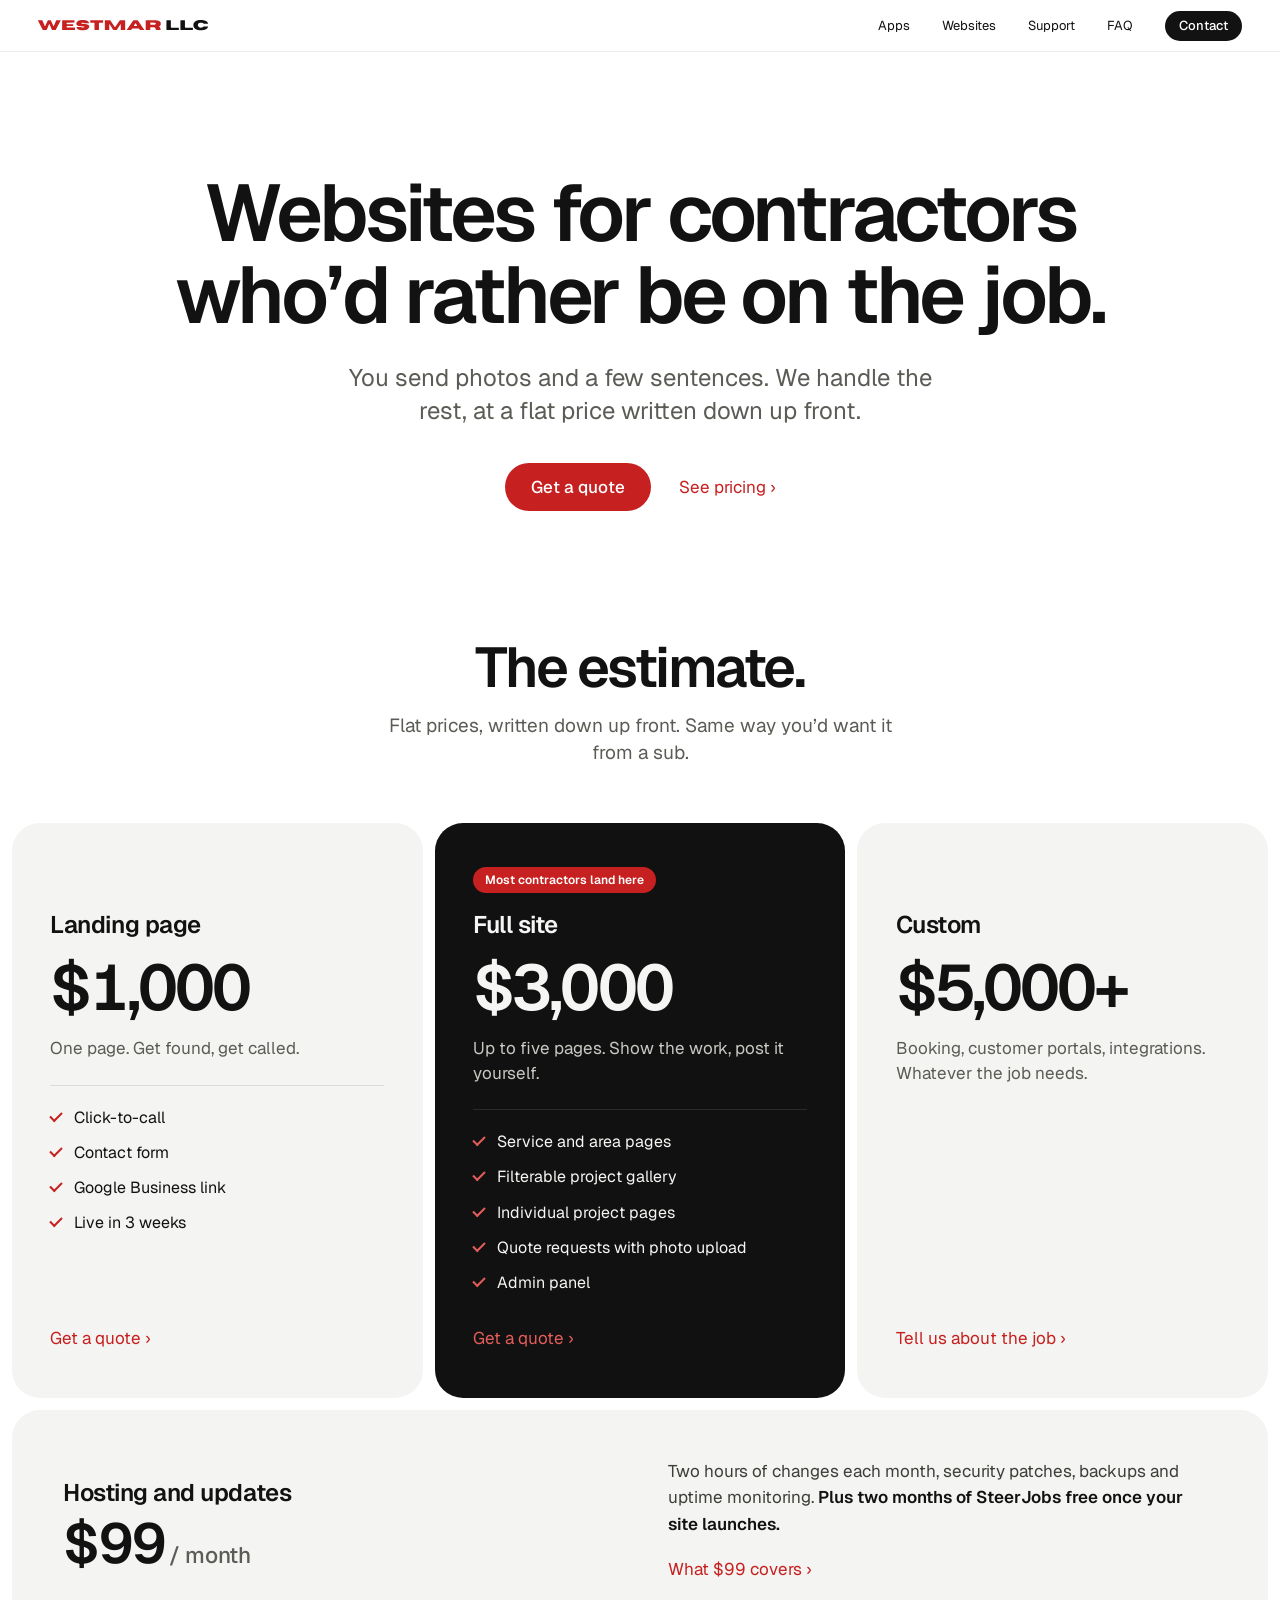
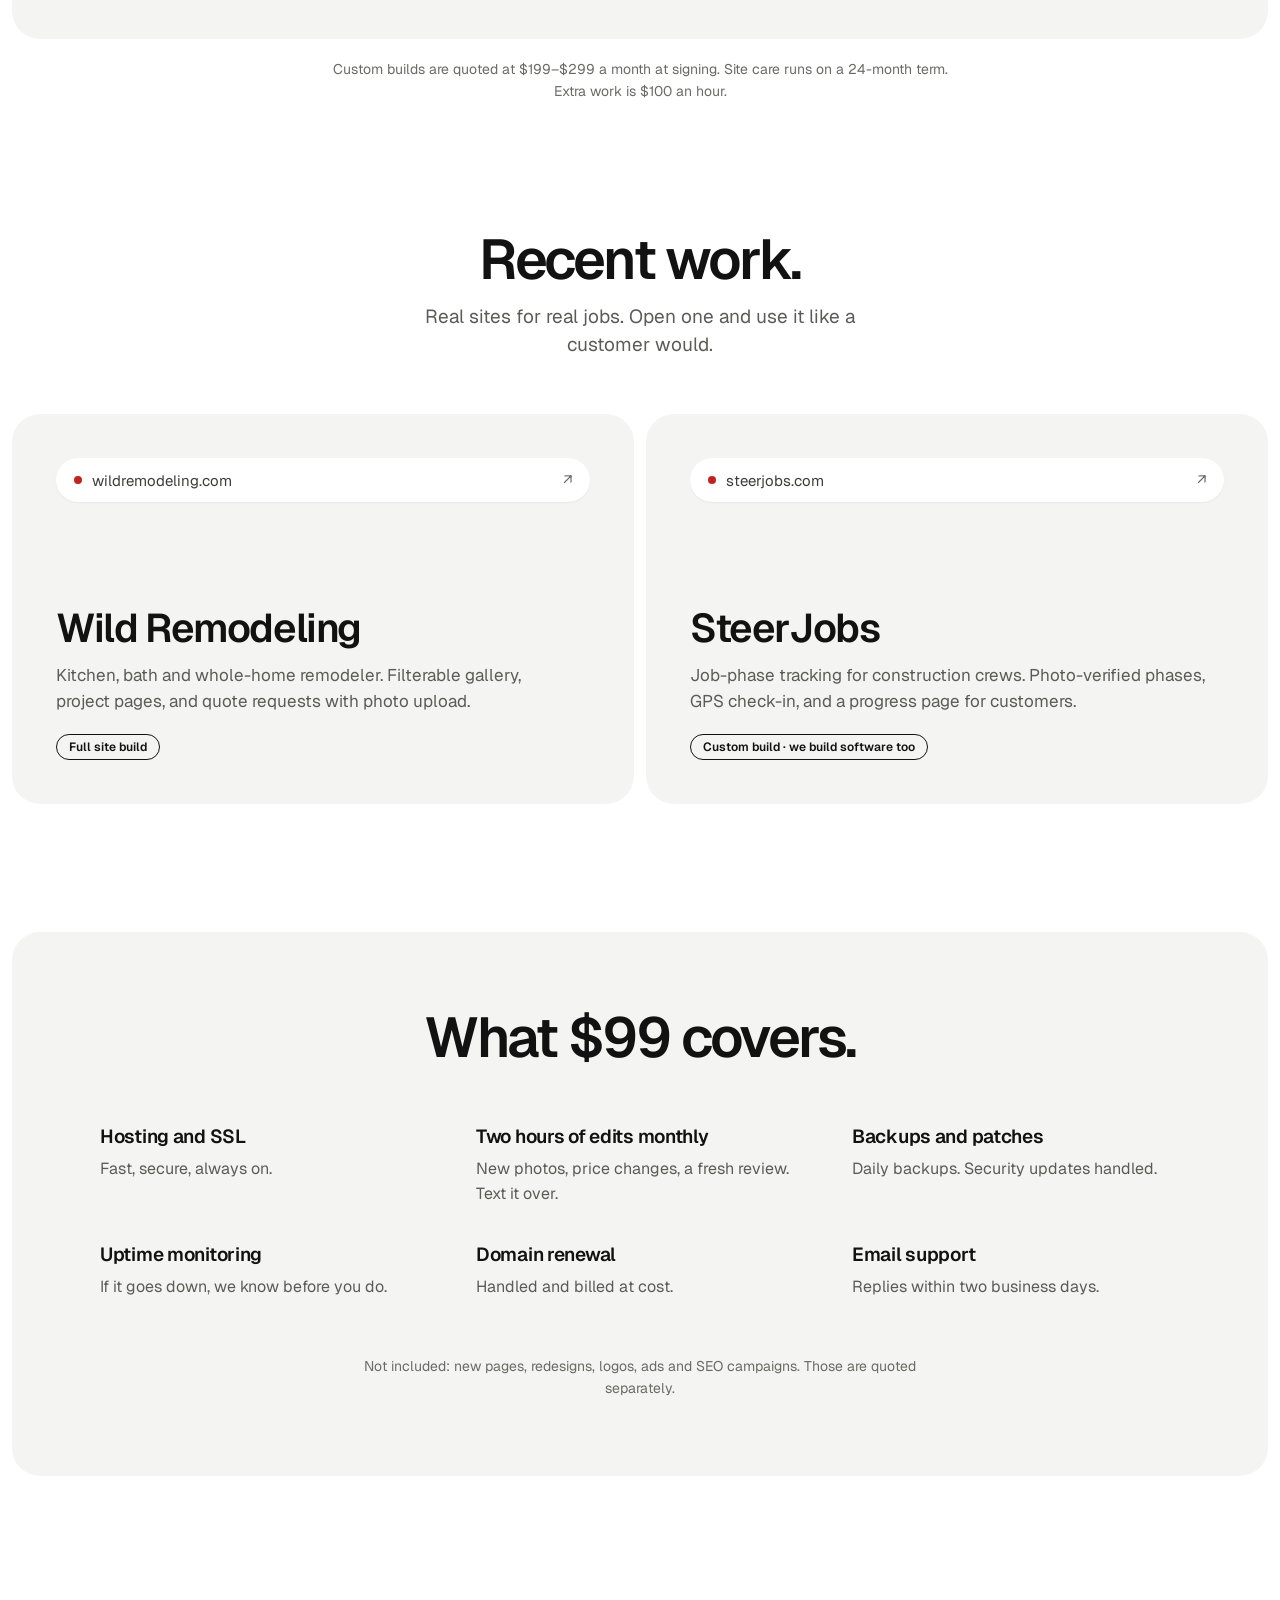
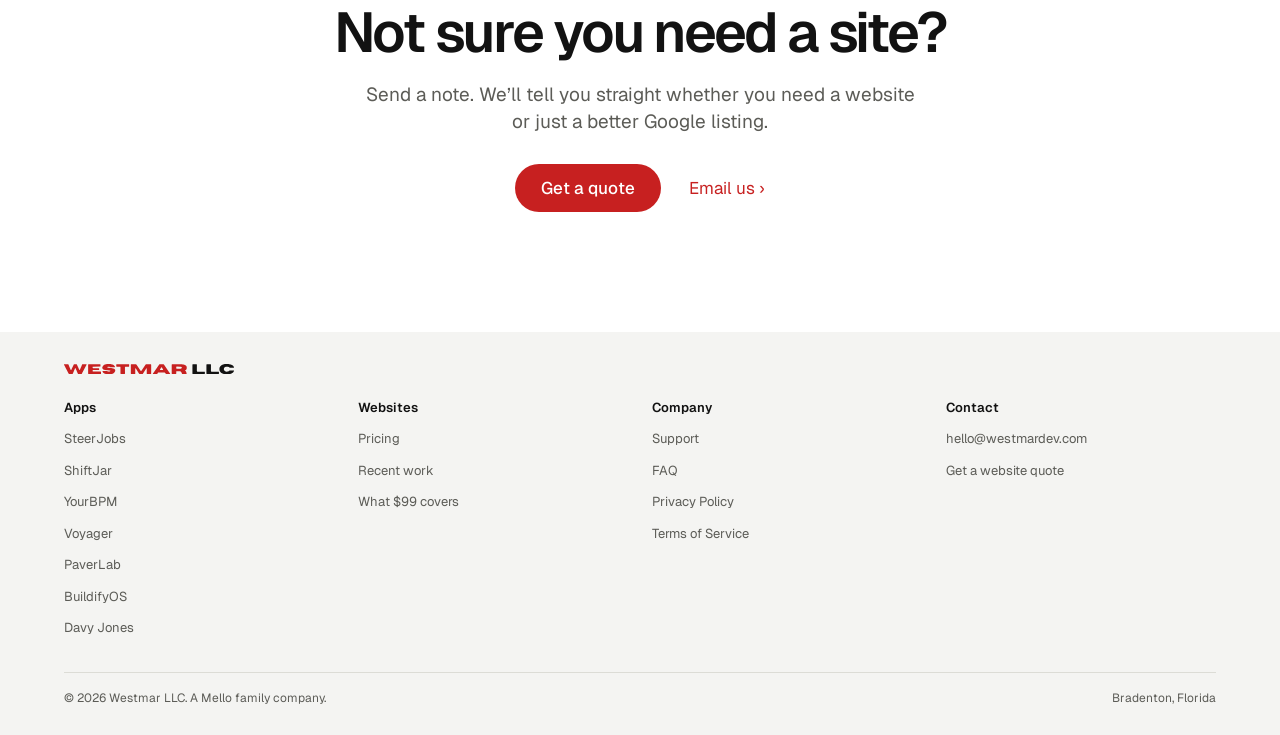
<file: websites.html>
<!DOCTYPE html>
<html lang="en">
<head>
<meta charset="utf-8">
<meta name="viewport" content="width=device-width, initial-scale=1">
<meta name="color-scheme" content="light dark">
<meta name="theme-color" content="#ffffff" media="(prefers-color-scheme: light)">
<meta name="theme-color" content="#161614" media="(prefers-color-scheme: dark)">
<title>Websites for contractors — Westmar LLC</title>
<meta name="description" content="Flat-price websites for contractors. $1,000 landing page, $3,000 full site, custom builds. Hosting and updates $99/month.">
<link rel="icon" href="favicon.svg" type="image/svg+xml">
<link rel="apple-touch-icon" href="apple-touch-icon.png">
<link rel="preconnect" href="https://fonts.googleapis.com">
<link rel="preconnect" href="https://fonts.gstatic.com" crossorigin>
<link rel="stylesheet" href="https://fonts.googleapis.com/css2?family=Geist:wght@400..700&display=swap">
<link rel="stylesheet" href="styles.css">
</head>
<body>

<a class="skip-link" href="#main">Skip to content</a>

<!-- HEADER (SiteNav) -->
<header class="site-header">
  <nav class="nav" aria-label="Main">
    <a class="wordmark" href="index.html" aria-label="Westmar LLC home"><svg xmlns="http://www.w3.org/2000/svg" viewBox="7.06 17.25 367.69 22.19" aria-hidden="true" focusable="false"><path fill="#C72020" fill-rule="evenodd" d="M7.06 18.31 7.06 18.75 7.25 19.31 7.81 20.12 8.25 21.19 9.81 23.94 10.31 25.12 10.75 25.75 12.38 29.06 12.81 29.69 13.31 30.88 14.94 33.75 16.56 37.06 17.44 38.50 17.75 38.75 18.44 39.00 24.75 39.00 25.38 38.81 25.81 38.50 26.38 37.62 26.88 36.12 27.44 35.06 27.81 33.88 28.50 32.50 28.81 31.44 29.44 30.25 29.88 28.88 30.94 26.50 31.31 26.19 31.56 26.19 32.06 26.56 32.62 27.56 33.00 28.88 33.69 30.19 34.06 31.44 34.69 32.56 35.06 33.88 35.75 35.19 36.06 36.31 36.69 37.44 37.06 38.44 37.38 38.81 37.81 39.00 44.50 39.00 45.12 38.75 45.75 38.12 47.38 34.81 47.75 34.31 48.25 33.12 48.69 32.50 49.25 31.19 50.88 28.31 55.81 18.75 55.75 18.06 55.25 17.69 47.56 17.69 46.56 18.06 46.19 18.56 45.94 19.38 45.25 20.62 44.88 21.88 44.19 23.12 43.88 24.19 43.25 25.31 42.81 26.69 42.19 27.81 41.81 29.06 41.50 29.62 41.00 30.12 40.50 30.25 40.12 29.94 39.69 28.69 39.00 27.50 38.81 26.81 38.00 25.31 37.75 24.50 36.94 23.00 36.69 22.19 36.00 21.00 35.69 20.00 34.56 18.06 34.19 17.81 33.69 17.69 29.69 17.62 28.94 17.81 28.50 18.06 28.00 18.62 23.62 28.00 23.06 29.44 22.56 30.00 21.94 30.12 21.69 30.00 21.31 29.50 21.00 28.50 20.50 27.56 19.94 26.00 19.50 25.25 18.94 23.69 18.38 22.69 16.94 19.06 16.19 18.06 15.25 17.62 7.62 17.69 7.19 18.00ZM59.50 18.19 59.25 18.88 59.25 37.94 59.69 38.75 60.69 39.06 85.94 39.06 86.38 39.00 86.81 38.69 87.06 38.06 87.06 34.75 86.81 34.06 86.31 33.69 69.88 33.69 69.44 33.50 69.12 33.19 68.88 32.50 68.88 31.50 69.00 31.06 69.50 30.44 69.88 30.31 82.38 30.31 82.94 29.88 83.12 29.44 83.12 27.44 82.94 26.75 82.38 26.25 69.88 26.25 69.44 26.06 69.00 25.50 68.88 25.06 68.88 24.00 69.19 23.31 69.88 22.94 85.06 22.88 85.62 22.50 85.88 21.88 85.88 18.88 85.50 18.00 84.88 17.69 84.31 17.62 60.50 17.62 59.81 17.88ZM91.38 21.38 90.31 23.06 89.81 24.88 89.81 25.62 90.06 26.62 90.50 27.50 91.12 28.19 92.00 28.88 93.81 29.69 95.56 30.19 101.88 30.94 106.06 31.19 106.81 31.44 107.12 31.81 107.12 32.31 106.62 33.00 105.44 33.50 104.50 33.69 103.19 33.69 101.81 33.38 101.12 33.06 100.38 32.50 99.44 32.19 91.12 32.19 90.56 32.38 90.25 32.81 90.25 33.44 90.62 34.25 91.50 35.50 92.69 36.69 94.12 37.62 97.44 38.88 100.94 39.31 105.94 39.38 109.06 39.06 110.88 38.69 113.31 37.75 115.00 36.62 115.81 35.81 116.75 34.56 117.75 32.31 117.88 31.56 117.81 30.69 117.56 29.94 116.94 28.94 116.31 28.25 115.56 27.69 113.44 26.75 109.12 25.88 101.62 25.38 101.00 25.06 100.69 24.56 100.75 24.12 101.19 23.56 101.88 23.19 103.00 22.94 105.25 23.06 107.50 24.12 108.62 24.38 116.06 24.50 117.00 24.25 117.25 23.88 117.25 23.19 116.75 22.06 115.38 20.38 113.50 19.06 111.69 18.25 108.94 17.56 107.69 17.38 105.94 17.25 101.62 17.25 99.94 17.38 98.12 17.69 95.44 18.44 93.19 19.62ZM120.44 17.88 120.19 18.25 120.06 18.75 120.00 21.00 120.06 22.06 120.44 22.75 120.88 22.94 128.19 22.94 128.62 23.12 129.12 23.75 129.12 37.75 129.38 38.50 129.69 38.81 130.19 39.00 137.81 39.00 138.50 38.69 138.88 37.88 138.81 24.12 139.00 23.50 139.38 23.12 139.81 22.94 147.19 22.94 147.62 22.69 147.94 21.94 147.88 18.50 147.69 18.06 147.38 17.75 147.00 17.62 121.25 17.62ZM151.62 18.44 151.50 18.88 151.50 38.00 151.75 38.56 152.31 38.94 160.19 39.06 160.88 38.69 161.12 38.00 161.06 27.44 161.25 26.81 161.56 26.56 161.81 26.62 162.81 27.75 164.31 30.31 169.38 38.12 169.75 38.56 170.38 38.94 176.31 39.00 177.31 38.62 179.69 35.12 184.19 27.88 185.31 26.44 185.56 26.44 185.75 26.62 185.94 27.12 185.94 38.12 186.12 38.62 186.44 38.94 186.94 39.06 194.06 39.06 194.88 38.88 195.44 38.25 195.56 37.50 195.50 18.81 195.25 18.19 194.75 17.75 194.31 17.62 184.75 17.62 184.19 17.88 183.19 18.88 174.50 31.62 173.75 32.19 173.19 32.12 172.62 31.62 163.94 19.00 162.75 17.81 162.25 17.62 152.94 17.62 152.06 17.88ZM199.19 38.00 199.25 38.62 199.94 39.00 207.62 39.00 208.44 38.62 208.94 38.06 210.00 36.38 210.56 35.81 211.38 35.44 224.38 35.44 225.44 36.00 227.06 38.44 227.44 38.81 227.94 39.00 235.31 39.06 236.25 38.81 236.50 38.38 236.44 37.94 235.94 37.06 234.38 35.06 223.75 19.62 222.38 17.94 221.50 17.69 214.19 17.69 213.31 18.00 212.12 19.44 201.00 35.44 199.50 37.38ZM214.50 29.19 214.94 28.31 215.69 27.31 217.06 25.00 217.50 24.56 218.00 24.44 218.38 24.56 218.81 25.06 220.12 27.38 220.94 28.50 221.31 29.56 221.06 30.00 220.31 30.25 215.31 30.25 214.62 29.88ZM240.12 18.31 239.94 18.75 239.88 19.38 239.88 37.81 240.06 38.38 240.50 38.81 241.12 39.00 248.69 39.00 249.25 38.81 249.50 38.56 249.75 37.81 249.75 33.69 250.06 33.06 250.56 32.75 256.38 32.81 258.19 33.06 259.19 33.44 260.75 34.94 262.12 38.44 262.62 38.88 264.38 39.00 271.25 39.06 271.75 38.88 272.12 38.38 272.12 37.44 271.06 33.94 270.44 33.00 269.06 31.81 268.94 31.31 269.06 31.00 269.50 30.56 270.25 30.12 271.00 29.44 271.75 28.44 272.06 27.81 272.44 25.81 272.38 24.25 272.06 22.75 271.81 22.19 270.94 21.00 269.56 19.88 268.44 19.25 265.62 18.38 264.00 18.12 261.88 18.06 258.94 17.75 241.44 17.62 240.44 17.94ZM249.69 24.19 249.88 23.44 250.19 23.06 250.56 22.88 258.25 23.00 259.94 23.31 261.12 23.94 261.69 24.56 261.81 25.50 261.62 26.00 261.06 26.56 260.31 27.00 259.19 27.31 257.44 27.50 250.50 27.56 250.00 27.19 249.69 26.44Z"/><path fill="currentColor" fill-rule="evenodd" d="M284.94 18.12 284.69 19.00 284.69 37.75 284.81 38.38 285.19 38.88 285.75 39.06 310.56 39.00 310.94 38.88 311.38 38.50 311.62 37.81 311.62 35.12 311.31 34.19 310.69 33.75 295.50 33.75 294.88 33.50 294.44 33.00 294.25 32.19 294.31 18.88 294.12 18.31 293.69 17.88 293.12 17.69 285.75 17.62 285.31 17.75ZM315.19 18.31 315.00 18.81 314.94 19.69 314.94 37.62 315.06 38.19 315.50 38.75 316.19 39.00 341.06 39.00 341.44 38.88 341.81 38.50 342.00 37.81 342.00 35.12 341.75 34.19 341.19 33.75 325.69 33.81 325.25 33.62 324.88 33.12 324.69 32.19 324.75 18.88 324.56 18.25 324.31 17.94 323.62 17.69 316.25 17.69 315.56 17.94ZM343.44 24.94 343.19 25.81 343.00 27.94 343.12 30.44 343.44 31.75 344.38 33.69 345.50 35.12 347.38 36.75 349.62 37.94 352.44 38.81 356.44 39.31 360.69 39.38 364.88 39.00 366.19 38.75 369.19 37.75 370.81 36.88 372.56 35.50 373.62 34.25 374.69 32.25 374.56 31.56 374.12 31.25 365.81 31.19 364.75 31.56 363.31 32.75 362.50 33.19 360.75 33.62 358.56 33.75 356.75 33.44 355.50 33.00 354.25 32.06 353.25 30.75 352.75 29.50 352.62 28.81 352.75 27.19 353.19 26.06 353.81 25.06 354.62 24.25 355.88 23.50 356.94 23.12 358.12 22.94 360.12 22.94 361.44 23.12 363.25 23.88 364.75 25.06 365.75 25.44 374.06 25.38 374.56 25.00 374.62 24.25 374.00 23.00 373.06 21.75 372.00 20.69 370.06 19.38 367.31 18.25 364.12 17.56 362.69 17.38 357.69 17.25 354.69 17.50 350.88 18.31 348.19 19.44 346.25 20.81 344.62 22.62Z"/></svg></a>
    <div class="nav-links">
      <a class="nav-link" href="index.html#apps">Apps</a>
      <a class="nav-link" href="websites.html">Websites</a>
      <a class="nav-link" href="support.html">Support</a>
      <a class="nav-link" href="index.html#faq">FAQ</a>
      <a class="nav-contact" href="mailto:hello@westmardev.com">Contact</a>
    </div>
    <button class="nav-toggle" type="button" aria-label="Menu" aria-expanded="false" aria-controls="nav-panel">
      <span class="nav-toggle-line"></span>
      <span class="nav-toggle-line"></span>
    </button>
    <div class="nav-panel" id="nav-panel" hidden>
      <a class="nav-panel-link" href="index.html#apps">Apps</a>
      <a class="nav-panel-link" href="websites.html">Websites</a>
      <a class="nav-panel-link" href="support.html">Support</a>
      <a class="nav-panel-link" href="index.html#faq">FAQ</a>
      <a class="nav-panel-contact" href="mailto:hello@westmardev.com">Contact</a>
    </div>
  </nav>
</header>

<main id="main">

  <!-- HERO -->
  <div class="hero">
    <h1 class="hero-title">Websites for contractors who’d rather be on the job.</h1>
    <p class="hero-lede">You send photos and a few sentences. We handle the rest, at a flat price written down up front.</p>
    <div class="hero-actions">
      <a class="btn" href="mailto:hello@westmardev.com?subject=Website">Get a quote</a>
      <a class="more" href="#pricing">See pricing ›</a>
    </div>
  </div>

  <!-- PRICING -->
  <section class="wrap-wide web-section" id="pricing">
    <div class="section-intro pricing-intro">
      <h2 class="section-title">The estimate.</h2>
      <p class="section-lede">Flat prices, written down up front. Same way you’d want it from a sub.</p>
    </div>

    <div class="tiers">
      <div class="tier">
        <span class="tier-tag-space"></span>
        <h3 class="tier-name">Landing page</h3>
        <span class="tier-price">$1,000</span>
        <p class="tier-sub">One page. Get found, get called.</p>
        <ul class="checklist"><li>Click-to-call</li><li>Contact form</li><li>Google Business link</li><li>Live in 3 weeks</li></ul>
        <a class="more" href="mailto:hello@westmardev.com?subject=Landing%20page">Get a quote ›</a>
      </div>
      <div class="tier tier-dark on-dark">
        <span class="badge badge-red">Most contractors land here</span>
        <h3 class="tier-name">Full site</h3>
        <span class="tier-price">$3,000</span>
        <p class="tier-sub">Up to five pages. Show the work, post it yourself.</p>
        <ul class="checklist"><li>Service and area pages</li><li>Filterable project gallery</li><li>Individual project pages</li><li>Quote requests with photo upload</li><li>Admin panel</li></ul>
        <a class="more" href="mailto:hello@westmardev.com?subject=Full%20site">Get a quote ›</a>
      </div>
      <div class="tier">
        <span class="tier-tag-space"></span>
        <h3 class="tier-name">Custom</h3>
        <span class="tier-price">$5,000+</span>
        <p class="tier-sub">Booking, customer portals, integrations. Whatever the job needs.</p>
        <a class="more" href="mailto:hello@westmardev.com?subject=Custom%20build">Tell us about the job ›</a>
      </div>
    </div>

    <div class="hosting">
      <div class="hosting-price"><h3 class="tier-name">Hosting and updates</h3><span class="hosting-amount">$99<span> / month</span></span></div>
      <div class="hosting-copy">
        <p>Two hours of changes each month, security patches, backups and uptime monitoring. <b>Plus two months of SteerJobs free once your site launches.</b></p>
        <a class="more" href="#care">What $99 covers ›</a>
      </div>
    </div>
    <p class="fine-print">Custom builds are quoted at $199–$299 a month at signing. Site care runs on a 24-month term. Extra work is $100 an hour.</p>
  </section>

  <!-- RECENT WORK -->
  <section class="wrap-wide web-section web-section-gap" id="work">
    <div class="section-intro work-intro">
      <h2 class="section-title">Recent work.</h2>
      <p class="section-lede">Real sites for real jobs. Open one and use it like a customer would.</p>
    </div>
    <div class="work-grid">
      <a class="work-card" href="https://wildremodeling.com" target="_blank" rel="noopener">
        <span class="work-url"><span class="work-dot"></span>wildremodeling.com<span class="work-arrow" aria-hidden="true">↗</span></span>
        <span class="work-spacer"></span>
        <h3 class="work-name">Wild Remodeling</h3>
        <p class="work-desc">Kitchen, bath and whole-home remodeler. Filterable gallery, project pages, and quote requests with photo upload.</p>
        <span class="badge badge-outline">Full site build</span>
      </a>
      <a class="work-card" href="https://steerjobs.com" target="_blank" rel="noopener">
        <span class="work-url"><span class="work-dot"></span>steerjobs.com<span class="work-arrow" aria-hidden="true">↗</span></span>
        <span class="work-spacer"></span>
        <h3 class="work-name">SteerJobs</h3>
        <p class="work-desc">Job-phase tracking for construction crews. Photo-verified phases, GPS check-in, and a progress page for customers.</p>
        <span class="badge badge-outline">Custom build · we build software too</span>
      </a>
    </div>
  </section>

  <!-- SITE CARE -->
  <section class="wrap-wide web-section web-section-gap" id="care">
    <div class="care-tile">
      <h2 class="section-title">What $99 covers.</h2>
      <div class="care-grid">
        <div class="care-item"><h3>Hosting and SSL</h3><p>Fast, secure, always on.</p></div>
        <div class="care-item"><h3>Two hours of edits monthly</h3><p>New photos, price changes, a fresh review. Text it over.</p></div>
        <div class="care-item"><h3>Backups and patches</h3><p>Daily backups. Security updates handled.</p></div>
        <div class="care-item"><h3>Uptime monitoring</h3><p>If it goes down, we know before you do.</p></div>
        <div class="care-item"><h3>Domain renewal</h3><p>Handled and billed at cost.</p></div>
        <div class="care-item"><h3>Email support</h3><p>Replies within two business days.</p></div>
      </div>
      <p class="fine-print">Not included: new pages, redesigns, logos, ads and SEO campaigns. Those are quoted separately.</p>
    </div>
  </section>

  <!-- CTA -->
  <div class="cta cta-plain">
    <h2 class="cta-title">Not sure you need a site?</h2>
    <p class="cta-lede">Send a note. We’ll tell you straight whether you need a website or just a better Google listing.</p>
    <div class="cta-actions">
      <a class="btn" href="mailto:hello@westmardev.com?subject=Website">Get a quote</a>
      <a class="more" href="mailto:hello@westmardev.com">Email us ›</a>
    </div>
  </div>

</main>

<!-- FOOTER (SiteFooter) -->
<footer class="site-footer">
  <div class="footer-inner">
    <svg class="footer-logo" xmlns="http://www.w3.org/2000/svg" viewBox="7.06 17.25 367.69 22.19" aria-hidden="true" focusable="false"><path fill="#C72020" fill-rule="evenodd" d="M7.06 18.31 7.06 18.75 7.25 19.31 7.81 20.12 8.25 21.19 9.81 23.94 10.31 25.12 10.75 25.75 12.38 29.06 12.81 29.69 13.31 30.88 14.94 33.75 16.56 37.06 17.44 38.50 17.75 38.75 18.44 39.00 24.75 39.00 25.38 38.81 25.81 38.50 26.38 37.62 26.88 36.12 27.44 35.06 27.81 33.88 28.50 32.50 28.81 31.44 29.44 30.25 29.88 28.88 30.94 26.50 31.31 26.19 31.56 26.19 32.06 26.56 32.62 27.56 33.00 28.88 33.69 30.19 34.06 31.44 34.69 32.56 35.06 33.88 35.75 35.19 36.06 36.31 36.69 37.44 37.06 38.44 37.38 38.81 37.81 39.00 44.50 39.00 45.12 38.75 45.75 38.12 47.38 34.81 47.75 34.31 48.25 33.12 48.69 32.50 49.25 31.19 50.88 28.31 55.81 18.75 55.75 18.06 55.25 17.69 47.56 17.69 46.56 18.06 46.19 18.56 45.94 19.38 45.25 20.62 44.88 21.88 44.19 23.12 43.88 24.19 43.25 25.31 42.81 26.69 42.19 27.81 41.81 29.06 41.50 29.62 41.00 30.12 40.50 30.25 40.12 29.94 39.69 28.69 39.00 27.50 38.81 26.81 38.00 25.31 37.75 24.50 36.94 23.00 36.69 22.19 36.00 21.00 35.69 20.00 34.56 18.06 34.19 17.81 33.69 17.69 29.69 17.62 28.94 17.81 28.50 18.06 28.00 18.62 23.62 28.00 23.06 29.44 22.56 30.00 21.94 30.12 21.69 30.00 21.31 29.50 21.00 28.50 20.50 27.56 19.94 26.00 19.50 25.25 18.94 23.69 18.38 22.69 16.94 19.06 16.19 18.06 15.25 17.62 7.62 17.69 7.19 18.00ZM59.50 18.19 59.25 18.88 59.25 37.94 59.69 38.75 60.69 39.06 85.94 39.06 86.38 39.00 86.81 38.69 87.06 38.06 87.06 34.75 86.81 34.06 86.31 33.69 69.88 33.69 69.44 33.50 69.12 33.19 68.88 32.50 68.88 31.50 69.00 31.06 69.50 30.44 69.88 30.31 82.38 30.31 82.94 29.88 83.12 29.44 83.12 27.44 82.94 26.75 82.38 26.25 69.88 26.25 69.44 26.06 69.00 25.50 68.88 25.06 68.88 24.00 69.19 23.31 69.88 22.94 85.06 22.88 85.62 22.50 85.88 21.88 85.88 18.88 85.50 18.00 84.88 17.69 84.31 17.62 60.50 17.62 59.81 17.88ZM91.38 21.38 90.31 23.06 89.81 24.88 89.81 25.62 90.06 26.62 90.50 27.50 91.12 28.19 92.00 28.88 93.81 29.69 95.56 30.19 101.88 30.94 106.06 31.19 106.81 31.44 107.12 31.81 107.12 32.31 106.62 33.00 105.44 33.50 104.50 33.69 103.19 33.69 101.81 33.38 101.12 33.06 100.38 32.50 99.44 32.19 91.12 32.19 90.56 32.38 90.25 32.81 90.25 33.44 90.62 34.25 91.50 35.50 92.69 36.69 94.12 37.62 97.44 38.88 100.94 39.31 105.94 39.38 109.06 39.06 110.88 38.69 113.31 37.75 115.00 36.62 115.81 35.81 116.75 34.56 117.75 32.31 117.88 31.56 117.81 30.69 117.56 29.94 116.94 28.94 116.31 28.25 115.56 27.69 113.44 26.75 109.12 25.88 101.62 25.38 101.00 25.06 100.69 24.56 100.75 24.12 101.19 23.56 101.88 23.19 103.00 22.94 105.25 23.06 107.50 24.12 108.62 24.38 116.06 24.50 117.00 24.25 117.25 23.88 117.25 23.19 116.75 22.06 115.38 20.38 113.50 19.06 111.69 18.25 108.94 17.56 107.69 17.38 105.94 17.25 101.62 17.25 99.94 17.38 98.12 17.69 95.44 18.44 93.19 19.62ZM120.44 17.88 120.19 18.25 120.06 18.75 120.00 21.00 120.06 22.06 120.44 22.75 120.88 22.94 128.19 22.94 128.62 23.12 129.12 23.75 129.12 37.75 129.38 38.50 129.69 38.81 130.19 39.00 137.81 39.00 138.50 38.69 138.88 37.88 138.81 24.12 139.00 23.50 139.38 23.12 139.81 22.94 147.19 22.94 147.62 22.69 147.94 21.94 147.88 18.50 147.69 18.06 147.38 17.75 147.00 17.62 121.25 17.62ZM151.62 18.44 151.50 18.88 151.50 38.00 151.75 38.56 152.31 38.94 160.19 39.06 160.88 38.69 161.12 38.00 161.06 27.44 161.25 26.81 161.56 26.56 161.81 26.62 162.81 27.75 164.31 30.31 169.38 38.12 169.75 38.56 170.38 38.94 176.31 39.00 177.31 38.62 179.69 35.12 184.19 27.88 185.31 26.44 185.56 26.44 185.75 26.62 185.94 27.12 185.94 38.12 186.12 38.62 186.44 38.94 186.94 39.06 194.06 39.06 194.88 38.88 195.44 38.25 195.56 37.50 195.50 18.81 195.25 18.19 194.75 17.75 194.31 17.62 184.75 17.62 184.19 17.88 183.19 18.88 174.50 31.62 173.75 32.19 173.19 32.12 172.62 31.62 163.94 19.00 162.75 17.81 162.25 17.62 152.94 17.62 152.06 17.88ZM199.19 38.00 199.25 38.62 199.94 39.00 207.62 39.00 208.44 38.62 208.94 38.06 210.00 36.38 210.56 35.81 211.38 35.44 224.38 35.44 225.44 36.00 227.06 38.44 227.44 38.81 227.94 39.00 235.31 39.06 236.25 38.81 236.50 38.38 236.44 37.94 235.94 37.06 234.38 35.06 223.75 19.62 222.38 17.94 221.50 17.69 214.19 17.69 213.31 18.00 212.12 19.44 201.00 35.44 199.50 37.38ZM214.50 29.19 214.94 28.31 215.69 27.31 217.06 25.00 217.50 24.56 218.00 24.44 218.38 24.56 218.81 25.06 220.12 27.38 220.94 28.50 221.31 29.56 221.06 30.00 220.31 30.25 215.31 30.25 214.62 29.88ZM240.12 18.31 239.94 18.75 239.88 19.38 239.88 37.81 240.06 38.38 240.50 38.81 241.12 39.00 248.69 39.00 249.25 38.81 249.50 38.56 249.75 37.81 249.75 33.69 250.06 33.06 250.56 32.75 256.38 32.81 258.19 33.06 259.19 33.44 260.75 34.94 262.12 38.44 262.62 38.88 264.38 39.00 271.25 39.06 271.75 38.88 272.12 38.38 272.12 37.44 271.06 33.94 270.44 33.00 269.06 31.81 268.94 31.31 269.06 31.00 269.50 30.56 270.25 30.12 271.00 29.44 271.75 28.44 272.06 27.81 272.44 25.81 272.38 24.25 272.06 22.75 271.81 22.19 270.94 21.00 269.56 19.88 268.44 19.25 265.62 18.38 264.00 18.12 261.88 18.06 258.94 17.75 241.44 17.62 240.44 17.94ZM249.69 24.19 249.88 23.44 250.19 23.06 250.56 22.88 258.25 23.00 259.94 23.31 261.12 23.94 261.69 24.56 261.81 25.50 261.62 26.00 261.06 26.56 260.31 27.00 259.19 27.31 257.44 27.50 250.50 27.56 250.00 27.19 249.69 26.44Z"/><path fill="currentColor" fill-rule="evenodd" d="M284.94 18.12 284.69 19.00 284.69 37.75 284.81 38.38 285.19 38.88 285.75 39.06 310.56 39.00 310.94 38.88 311.38 38.50 311.62 37.81 311.62 35.12 311.31 34.19 310.69 33.75 295.50 33.75 294.88 33.50 294.44 33.00 294.25 32.19 294.31 18.88 294.12 18.31 293.69 17.88 293.12 17.69 285.75 17.62 285.31 17.75ZM315.19 18.31 315.00 18.81 314.94 19.69 314.94 37.62 315.06 38.19 315.50 38.75 316.19 39.00 341.06 39.00 341.44 38.88 341.81 38.50 342.00 37.81 342.00 35.12 341.75 34.19 341.19 33.75 325.69 33.81 325.25 33.62 324.88 33.12 324.69 32.19 324.75 18.88 324.56 18.25 324.31 17.94 323.62 17.69 316.25 17.69 315.56 17.94ZM343.44 24.94 343.19 25.81 343.00 27.94 343.12 30.44 343.44 31.75 344.38 33.69 345.50 35.12 347.38 36.75 349.62 37.94 352.44 38.81 356.44 39.31 360.69 39.38 364.88 39.00 366.19 38.75 369.19 37.75 370.81 36.88 372.56 35.50 373.62 34.25 374.69 32.25 374.56 31.56 374.12 31.25 365.81 31.19 364.75 31.56 363.31 32.75 362.50 33.19 360.75 33.62 358.56 33.75 356.75 33.44 355.50 33.00 354.25 32.06 353.25 30.75 352.75 29.50 352.62 28.81 352.75 27.19 353.19 26.06 353.81 25.06 354.62 24.25 355.88 23.50 356.94 23.12 358.12 22.94 360.12 22.94 361.44 23.12 363.25 23.88 364.75 25.06 365.75 25.44 374.06 25.38 374.56 25.00 374.62 24.25 374.00 23.00 373.06 21.75 372.00 20.69 370.06 19.38 367.31 18.25 364.12 17.56 362.69 17.38 357.69 17.25 354.69 17.50 350.88 18.31 348.19 19.44 346.25 20.81 344.62 22.62Z"/></svg>
    <nav class="footer-grid" aria-label="Footer">
      <div class="footer-col">
        <h2 class="footer-heading">Apps</h2>
        <a href="index.html#steerjobs">SteerJobs</a>
        <a href="index.html#shiftjar">ShiftJar</a>
        <a href="index.html#yourbpm">YourBPM</a>
        <a href="index.html#voyager">Voyager</a>
        <a href="index.html#paverlab">PaverLab</a>
        <a href="index.html#buildifyos">BuildifyOS</a>
        <a href="davyjones">Davy Jones</a>
      </div>
      <div class="footer-col">
        <h2 class="footer-heading">Websites</h2>
        <a href="websites.html#pricing">Pricing</a>
        <a href="websites.html#work">Recent work</a>
        <a href="websites.html#care">What $99 covers</a>
      </div>
      <div class="footer-col">
        <h2 class="footer-heading">Company</h2>
        <a href="support.html">Support</a>
        <a href="index.html#faq">FAQ</a>
        <a href="privacy.html">Privacy Policy</a>
        <a href="terms.html">Terms of Service</a>
      </div>
      <div class="footer-col">
        <h2 class="footer-heading">Contact</h2>
        <a href="mailto:hello@westmardev.com">hello@westmardev.com</a>
        <a href="mailto:hello@westmardev.com?subject=Website">Get a website quote</a>
      </div>
    </nav>
    <div class="footer-bottom"><span>© 2026 Westmar LLC. A Mello family company.</span><span>Bradenton, Florida</span></div>
  </div>
</footer>

<script src="app.js" defer></script>
</body>
</html>
</file>
<file: styles.css>
/* ==========================================================================
   Westmar LLC — design tokens
   Light by default; the block after :root holds the dark counterpart, used
   when the browser prefers dark. Values are the Claude Design export's,
   including its clamp() sizes and auto-fit grids, so layouts track the
   boards at every width.
   ========================================================================== */

:root {
  --ink: #121212;
  --on-ink: #ffffff;
  --bg: #ffffff;
  --card: #ffffff;
  --tile: #f4f4f2;
  --tile-hover: #ececea;
  --text-2: #3d3d39;
  --muted: #5c5c57;
  --muted-2: #6b6b66;
  --rule: #e4e4df;
  --rule-soft: #dcdcd6;
  --dash: #8a8a84;
  --callout-text: #262626;

  --red: #C72020;
  --red-hover: #A51A1A;
  --red-on-dark: #E35D5A;
  /* Red for text, links, icons, thin bars and focus rings. Fills behind white
     text keep --red. */
  --red-text: var(--red);
  --red-text-hover: var(--red-hover);

  --dark: #111111;
  --darker: #0c0c0c;
  --on-dark: #f5f5f3;
  --on-dark-2: #c8c8c3;
  --on-dark-muted: #9a9a95;
  --rule-dark: #2a2a2a;

  --zone: #deded9;
  --card-rule: #ecebe7;
  --card-rule-soft: #f1f0ec;
  --paver: #45433d;
  --sand: #cfc3a6;
  --base: #9d978a;
  --subgrade: #6f6a60;

  --nav-bg: rgba(255, 255, 255, .86);
  --nav-border: rgba(0, 0, 0, .08);
  --price-tile: rgba(0, 0, 0, .16);
  --shadow-card: 0 1px 2px rgba(0, 0, 0, .04), 0 12px 32px rgba(0, 0, 0, .06);
  --shadow-card-sm: 0 1px 2px rgba(0, 0, 0, .04), 0 10px 28px rgba(0, 0, 0, .06);
  --shadow-chip: 0 1px 2px rgba(0, 0, 0, .05);

  --font: 'Geist', system-ui, sans-serif;
  --wordmark-h: 10.28px;   /* logo height: matches the export wordmark's 10.25px of ink */

  --focus: var(--red-text);

  color-scheme: light dark;
}

/* Dark counterpart, for browsers that prefer dark. Same type, layout and red;
   warm near-black neutrals. The ShiftJar, Voyager, Davy Jones and Full site
   tiles are dark by design and stay as they are. Screen only: print stays light. */
@media screen and (prefers-color-scheme: dark) {
  :root {
    --ink: #ececea;
    --on-ink: #161614;
    --bg: #161614;
    --card: #2b2b29;
    --tile: #222220;
    --tile-hover: #272725;
    --text-2: #cfcfca;
    --muted: #a9a9a3;
    --muted-2: #9b9b95;
    --rule: rgba(255, 255, 255, .12);
    --rule-soft: rgba(255, 255, 255, .1);
    --dash: #7a7a74;
    --callout-text: #dcdcd7;

    --red-text: #EE6C68;
    --red-text-hover: #F4908C;

    --zone: #3a3a37;
    --card-rule: rgba(255, 255, 255, .1);
    --card-rule-soft: rgba(255, 255, 255, .07);

    --nav-bg: rgba(22, 22, 20, .82);
    --nav-border: rgba(255, 255, 255, .08);
    --shadow-card: 0 0 0 1px rgba(255, 255, 255, .06);
    --shadow-card-sm: 0 0 0 1px rgba(255, 255, 255, .06);
    --shadow-chip: 0 0 0 1px rgba(255, 255, 255, .06);
  }

  /* A hairline keeps the dark tiles' edges on the dark page. */
  .app-tile-dark,
  .app-tile-black,
  .tier-dark { box-shadow: inset 0 0 0 1px rgba(255, 255, 255, .08); }

  /* The promo stays red in both schemes, so its white button keeps its light hover. */
  .btn-white:hover { background: #f4f4f2; }
}

/* ==========================================================================
   Base
   ========================================================================== */

*,
*::before,
*::after { box-sizing: border-box; }

html { -webkit-text-size-adjust: 100%; text-size-adjust: 100%; }

@media (prefers-reduced-motion: no-preference) {
  html { scroll-behavior: smooth; }
}

body {
  margin: 0;
  background: var(--bg);
  color: var(--ink);
  font-family: var(--font);
  -webkit-font-smoothing: antialiased;
}

a { color: var(--red-text); }
a:hover { color: var(--red-text-hover); }

:focus-visible {
  outline: 2px solid var(--focus);
  outline-offset: 2px;
}

.sr-only,
.skip-link:not(:focus) {
  position: absolute;
  width: 1px;
  height: 1px;
  margin: -1px;
  padding: 0;
  overflow: hidden;
  clip-path: inset(50%);
  white-space: nowrap;
  border: 0;
}

.skip-link {
  position: fixed;
  top: 4px;
  left: 8px;
  z-index: 100;
  display: inline-flex;
  align-items: center;
  height: 44px;
  padding: 0 18px;
  border-radius: 999px;
  background: var(--ink);
  color: var(--on-ink);
  font-size: 15px;
  font-weight: 500;
  text-decoration: none;
}

.skip-link:hover { color: var(--on-ink); }

/* Surfaces that flip the focus ring and link colours. */
.on-dark { --focus: var(--red-on-dark); }
.on-red { --focus: #ffffff; }

/* ==========================================================================
   Shared pieces
   ========================================================================== */

.wrap-wide {
  max-width: 1560px;
  margin: 0 auto;
  padding: 0 12px;
}

.btn {
  display: inline-flex;
  align-items: center;
  height: 48px;
  padding: 0 26px;
  border-radius: 999px;
  background: var(--red);
  color: #ffffff;
  font-size: 17px;
  font-weight: 500;
  text-decoration: none;
}

.btn:hover {
  background: var(--red-hover);
  color: #ffffff;
}

/* "Something ›" text links. */
.more {
  display: inline-flex;
  align-items: center;
  min-height: 44px;
  font-size: 17px;
  color: var(--red-text);
  text-decoration: none;
}

.more:hover {
  color: var(--red-text);
  text-decoration: underline;
}

.on-dark .more,
.on-dark .more:hover { color: var(--red-on-dark); }

.badge {
  display: inline-flex;
  align-items: center;
  height: 26px;
  padding: 0 12px;
  border-radius: 999px;
  font-size: 12px;
  font-weight: 600;
}

.badge-solid { background: var(--ink); color: var(--on-ink); }
.badge-solid-light { background: var(--on-dark); color: var(--dark); }
.badge-outline { border: 1px solid var(--ink); }
.badge-outline-light { border: 1px solid var(--on-dark); }
.badge-dashed { border: 1px dashed var(--dash); color: var(--muted); }
.badge-red { background: var(--red); color: #ffffff; }

/* Page intro used by every page. */
.hero {
  padding: clamp(72px, 11vw, 120px) 24px clamp(56px, 8vw, 88px);
  display: flex;
  flex-direction: column;
  align-items: center;
  text-align: center;
  gap: 24px;
}

.hero-title {
  margin: 0;
  max-width: 1000px;
  font-size: clamp(40px, 6.6vw, 80px);
  line-height: 1.03;
  font-weight: 600;
  letter-spacing: -0.04em;
  text-wrap: balance;
}

.hero-title-home {
  font-size: clamp(44px, 7.4vw, 88px);
  line-height: 1.02;
}

.hero-lede {
  margin: 0;
  max-width: 620px;
  font-size: clamp(19px, 2.2vw, 24px);
  line-height: 1.38;
  color: var(--muted);
  text-wrap: pretty;
}

.hero-lede-home { max-width: 640px; }

.hero-actions {
  display: flex;
  flex-wrap: wrap;
  justify-content: center;
  align-items: center;
  gap: 16px 28px;
  margin-top: 12px;
}

/* Centred section heading + lede, used on Websites. */
.section-intro {
  display: flex;
  flex-direction: column;
  align-items: center;
  text-align: center;
  gap: 14px;
}

.section-title {
  margin: 0;
  font-size: clamp(36px, 4.8vw, 56px);
  line-height: 1.05;
  font-weight: 600;
  letter-spacing: -0.04em;
}

.section-lede {
  margin: 0;
  max-width: 520px;
  font-size: 19px;
  line-height: 1.45;
  color: var(--muted);
  text-wrap: pretty;
}

/* Closing call-to-action. */
.cta {
  display: flex;
  flex-direction: column;
  align-items: center;
  text-align: center;
  gap: 18px;
}

.cta-tile {
  background: var(--tile);
  border-radius: 28px;
  padding: clamp(64px, 8vw, 96px) clamp(20px, 5vw, 64px);
}

.cta-plain { padding: clamp(88px, 11vw, 128px) 24px clamp(80px, 10vw, 120px); }

.cta-title {
  margin: 0;
  font-size: clamp(38px, 5vw, 56px);
  line-height: 1.04;
  font-weight: 600;
  letter-spacing: -0.04em;
}

.cta-plain .cta-title { text-wrap: balance; }

.cta-lede {
  margin: 0;
  max-width: 560px;
  font-size: 19px;
  line-height: 1.45;
  color: var(--muted);
  text-wrap: pretty;
}

.cta-lede-narrow { max-width: 520px; }

.cta .btn { margin-top: 10px; }

.cta-actions {
  display: flex;
  flex-wrap: wrap;
  justify-content: center;
  align-items: center;
  gap: 16px 28px;
  margin-top: 10px;
}

.cta-actions .btn { margin-top: 0; }

/* ==========================================================================
   FAQ (Home and Support)
   ========================================================================== */

.faq {
  scroll-margin-top: 64px;
  padding: clamp(88px, 11vw, 128px) 24px clamp(72px, 9vw, 104px);
  display: flex;
  flex-direction: column;
  align-items: center;
  gap: 40px;
}

.faq-title {
  margin: 0;
  text-align: center;
  font-size: clamp(36px, 4.2vw, 48px);
  font-weight: 600;
  letter-spacing: -0.04em;
}

.faq-list {
  width: 100%;
  max-width: 820px;
  border-top: 1px solid var(--rule);
}

.faq-item { border-bottom: 1px solid var(--rule); }

.faq-q {
  width: 100%;
  display: flex;
  justify-content: space-between;
  align-items: center;
  gap: 24px;
  padding: 22px 0;
  background: none;
  border: 0;
  cursor: pointer;
  font-family: inherit;
  font-size: clamp(18px, 2vw, 21px);
  font-weight: 500;
  line-height: normal;
  letter-spacing: -0.015em;
  color: var(--ink);
  text-align: left;
}

.faq-sign {
  font-size: 26px;
  font-weight: 300;
  color: var(--muted-2);
}

.faq-a {
  margin: 0;
  padding: 0 clamp(0px, 6vw, 64px) 26px 0;
  font-size: 17px;
  line-height: 1.55;
  color: var(--muted);
}

.faq-a[hidden] { display: none; }

/* ==========================================================================
   Header and navigation
   ========================================================================== */

.site-header {
  position: sticky;
  top: 0;
  z-index: 50;
}

.nav {
  position: relative;
  height: 52px;
  display: flex;
  align-items: center;
  justify-content: space-between;
  gap: 24px;
  padding: 0 clamp(20px, 3vw, 40px);
  background: var(--nav-bg);
  -webkit-backdrop-filter: saturate(180%) blur(20px);
  backdrop-filter: saturate(180%) blur(20px);
  border-bottom: 1px solid var(--nav-border);
}

.wordmark {
  display: flex;
  align-items: center;
  min-height: 44px;
  color: var(--ink);
  text-decoration: none;
}

.wordmark:hover { color: var(--ink); }

.wordmark svg,
.footer-logo {
  display: block;
  height: var(--wordmark-h);
  width: auto;
  flex: none;
}

.nav-links {
  display: flex;
  align-items: center;
  gap: 32px;
  font-size: 13px;
}

.nav-link {
  display: inline-flex;
  align-items: center;
  min-height: 44px;
  color: var(--ink);
  text-decoration: none;
}

.nav-link:hover { color: var(--red-text); }

.nav-contact {
  position: relative;
  display: inline-flex;
  align-items: center;
  height: 30px;
  padding: 0 14px;
  border-radius: 999px;
  background: var(--ink);
  color: var(--on-ink);
  font-size: 13px;
  font-weight: 500;
  text-decoration: none;
}

.nav-contact:hover {
  background: var(--red);
  color: #ffffff;
}

/* 44px hit area around the 30px pill, inside the 52px bar. */
.nav-contact::after {
  content: "";
  position: absolute;
  inset: -7px 0;
}

.nav-toggle {
  display: none;
  position: relative;
  width: 44px;
  height: 44px;
  margin-right: -12px;
  padding: 0;
  background: none;
  border: 0;
  cursor: pointer;
}

.nav-toggle-line {
  position: absolute;
  left: 13px;
  width: 18px;
  height: 1.5px;
  border-radius: 1px;
  background: var(--ink);
  transition: transform .2s ease, top .2s ease;
}

.nav-toggle-line:first-child { top: 17px; }
.nav-toggle-line:last-child { top: 25px; }

.nav-toggle[aria-expanded="true"] .nav-toggle-line:first-child { top: 21px; transform: rotate(45deg); }
.nav-toggle[aria-expanded="true"] .nav-toggle-line:last-child { top: 21px; transform: rotate(-45deg); }

.nav-panel {
  position: absolute;
  top: 52px;
  left: 0;
  right: 0;
  height: calc(100vh - 52px);
  height: calc(100dvh - 52px);
  overflow: auto;
  overscroll-behavior: contain;
  background: var(--bg);
  padding: 16px 28px 40px;
  display: flex;
  flex-direction: column;
}

.nav-panel[hidden] { display: none; }

.nav-panel-link {
  padding: 12px 0;
  font-size: 28px;
  font-weight: 600;
  letter-spacing: -0.03em;
  color: var(--ink);
  text-decoration: none;
}

.nav-panel-link:hover { color: var(--red-text); }

.nav-panel-contact {
  margin-top: 24px;
  display: flex;
  align-items: center;
  justify-content: center;
  height: 48px;
  border-radius: 999px;
  background: var(--ink);
  color: var(--on-ink);
  font-size: 17px;
  font-weight: 500;
  text-decoration: none;
}

.nav-panel-contact:hover {
  background: var(--red);
  color: #ffffff;
}

@media (max-width: 759px) {
  .nav-links { display: none; }
  .nav-toggle { display: block; }
}

@media (min-width: 760px) {
  .nav-panel { display: none !important; }
}

/* Page behind the open menu stays put. Lock the root only: making <body> a
   scroll container as well would stop the sticky header from sticking. */
html.menu-open { overflow: hidden; }

/* ==========================================================================
   Home — status ribbon
   ========================================================================== */

.ribbon {
  padding: 13px 20px;
  background: var(--tile);
  text-align: center;
  font-size: 14px;
  line-height: 1.45;
  color: var(--text-2);
  text-wrap: balance;
}

.ribbon a {
  color: var(--red-text);
  text-decoration: none;
  white-space: nowrap;
}

.ribbon a:hover {
  color: var(--red-text);
  text-decoration: underline;
}

/* ==========================================================================
   Home — app tiles
   ========================================================================== */

.apps {
  scroll-margin-top: 64px;
  display: flex;
  flex-direction: column;
  gap: 12px;
}

.app-tile {
  scroll-margin-top: 64px;
  border-radius: 28px;
  display: flex;
  flex-direction: column;
  align-items: center;
  text-align: center;
  gap: 14px;
}

.app-tile-lg { padding: clamp(48px, 6vw, 64px) clamp(20px, 5vw, 64px); }
.app-tile-lg.app-tile-grey { padding-bottom: clamp(40px, 5vw, 56px); }

.app-tile-sm {
  padding: clamp(44px, 5vw, 56px) clamp(20px, 4vw, 48px);
  min-height: 600px;
  gap: 12px;
}

.app-tile-grey { background: var(--tile); }

.app-tile-dark {
  background: var(--dark);
  color: var(--on-dark);
}

.app-tile-black {
  background: var(--darker);
  color: var(--on-dark);
}

.app-name {
  margin: 0;
  font-size: clamp(44px, 6vw, 64px);
  line-height: 1.05;
  font-weight: 600;
  letter-spacing: -0.04em;
}

.app-tile-sm .app-name { font-size: clamp(38px, 4vw, 44px); }

.app-tagline {
  margin: 0;
  font-size: clamp(21px, 2.4vw, 26px);
  line-height: 1.25;
  color: var(--text-2);
  letter-spacing: -0.01em;
  text-wrap: balance;
}

.app-tile-sm .app-tagline {
  font-size: 21px;
  line-height: 1.3;
  letter-spacing: normal;
}

.on-dark .app-tagline { color: var(--on-dark-2); }

.app-links {
  display: flex;
  flex-wrap: wrap;
  justify-content: center;
  gap: 0 28px;
  font-size: 17px;
}

.app-grid {
  display: grid;
  grid-template-columns: repeat(auto-fit, minmax(min(100%, 440px), 1fr));
  gap: 12px;
}

/* A small tile that takes the grid's whole last row. */
.app-tile-full { grid-column: 1 / -1; }

/* Illustrations sit at the bottom of the small tiles. */
.app-visual {
  margin-top: auto;
  width: 100%;
  display: flex;
  flex-direction: column;
  align-items: center;
}

/* SteerJobs job card */
.job-card {
  margin-top: 32px;
  width: 100%;
  max-width: 920px;
  background: var(--card);
  border-radius: 22px;
  padding: clamp(20px, 3vw, 32px);
  box-shadow: var(--shadow-card);
  text-align: left;
  display: flex;
  flex-direction: column;
  gap: 28px;
}

.job-head {
  display: flex;
  flex-wrap: wrap;
  justify-content: space-between;
  align-items: flex-end;
  gap: 8px 24px;
}

.job-title {
  display: flex;
  flex-direction: column;
  gap: 4px;
}

.small-muted {
  font-size: 13px;
  color: var(--muted-2);
}

.job-status {
  font-size: 22px;
  font-weight: 600;
  letter-spacing: -0.02em;
}

.phases {
  display: grid;
  grid-template-columns: repeat(auto-fit, minmax(130px, 1fr));
  gap: 20px 10px;
}

.phase {
  display: flex;
  flex-direction: column;
  gap: 10px;
}

.phase-bar {
  height: 8px;
  border-radius: 4px;
  background: var(--ink);
}

.phase-bar-review { background: var(--red-text); }
.phase-bar-locked { background: var(--rule); }

.phase-name {
  font-size: 16px;
  font-weight: 600;
}

.phase-locked .phase-name { color: var(--muted-2); }

.phase-review-note {
  font-size: 13px;
  font-weight: 500;
  color: var(--red-text);
}

/* ShiftJar take-home */
.take-home {
  margin-top: 36px;
  display: flex;
  flex-direction: column;
  align-items: center;
  gap: 10px;
}

.dark-label {
  font-size: 14px;
  color: var(--on-dark-muted);
}

.take-home-value {
  font-size: clamp(64px, 13vw, 136px);
  line-height: 1;
  font-weight: 600;
  letter-spacing: -0.05em;
  font-variant-numeric: tabular-nums;
}

.shift-stats {
  margin-top: 28px;
  display: grid;
  grid-template-columns: repeat(auto-fit, minmax(130px, 1fr));
  gap: 20px 12px;
  width: 100%;
  max-width: 860px;
  padding-top: 20px;
  border-top: 1px solid var(--rule-dark);
}

.shift-stat {
  display: flex;
  flex-direction: column;
  gap: 6px;
}

.shift-stat-label {
  font-size: 13px;
  color: var(--on-dark-muted);
}

.shift-stat-value {
  font-size: clamp(22px, 2.4vw, 26px);
  font-weight: 600;
  letter-spacing: -0.02em;
  font-variant-numeric: tabular-nums;
}

/* YourBPM */
.bpm {
  padding-top: 36px;
  gap: 20px;
}

.bpm-readout {
  display: flex;
  align-items: baseline;
  gap: 10px;
}

.bpm-value {
  font-size: clamp(96px, 11vw, 128px);
  line-height: .9;
  font-weight: 600;
  letter-spacing: -0.05em;
  font-variant-numeric: tabular-nums;
}

.bpm-unit {
  font-size: 22px;
  font-weight: 600;
  color: var(--muted-2);
}

.zones {
  display: grid;
  grid-template-columns: repeat(5, minmax(0, 1fr));
  gap: 6px;
  width: 100%;
  max-width: 360px;
}

.zone {
  display: flex;
  flex-direction: column;
  align-items: center;
  gap: 8px;
}

.zone span {
  font-size: 12px;
  color: var(--muted-2);
}

.zone-bar {
  width: 100%;
  height: 6px;
  border-radius: 3px;
  background: var(--zone);
}

.zone-active span { font-weight: 600; color: var(--ink); }
.zone-active .zone-bar { background: var(--red-text); }

.visual-caption {
  font-size: 14px;
  color: var(--muted-2);
}

/* Voyager odometer */
.odometer {
  padding-top: 36px;
  gap: 12px;
}

.odometer-label {
  font-size: 13px;
  letter-spacing: .08em;
  text-transform: uppercase;
  color: var(--on-dark-muted);
}

.odometer-value {
  font-size: clamp(44px, 6vw, 76px);
  line-height: 1;
  font-weight: 600;
  letter-spacing: -0.045em;
  font-variant-numeric: tabular-nums;
}

.odometer-caption {
  font-size: 14px;
  line-height: 1.45;
  color: var(--on-dark-muted);
  max-width: 340px;
  text-wrap: balance;
}

/* PaverLab layers */
.layers {
  padding-top: 40px;
  max-width: 440px;
  align-items: stretch;
  gap: 5px;
  text-align: left;
}

.layer {
  display: grid;
  grid-template-columns: minmax(0, 1fr) 140px;
  gap: 16px;
  align-items: center;
}

.layer-label {
  font-size: 13px;
  color: var(--text-2);
}

.layer-label b {
  font-weight: 600;
  color: var(--ink);
}

.layer-shape { border-radius: 4px; }

.layer-pavers {
  display: flex;
  gap: 3px;
  height: 30px;
  background: var(--sand);
  overflow: hidden;
}

.layer-pavers span {
  flex: 1;
  background: var(--paver);
}

.layer-sand { height: 14px; background: var(--sand); }
.layer-base { height: 52px; background: var(--base); }
.layer-subgrade { height: 22px; background: var(--subgrade); }

.layers .visual-caption {
  margin-top: 16px;
  text-align: center;
}

/* BuildifyOS materials card */
.materials {
  margin-top: auto;
  width: 100%;
  max-width: 440px;
  background: var(--card);
  border-radius: 18px;
  padding: 18px 22px 6px;
  text-align: left;
  box-shadow: var(--shadow-card-sm);
}

.materials-head,
.materials-row {
  display: flex;
  justify-content: space-between;
  gap: 16px;
}

.materials-head {
  padding-bottom: 12px;
  border-bottom: 1px solid var(--card-rule);
  font-size: 13px;
  color: var(--muted-2);
}

.materials-row {
  padding: 12px 0;
  border-bottom: 1px solid var(--card-rule-soft);
  font-size: 15px;
}

.materials-row:last-child { border-bottom: 0; }

.materials-qty {
  font-weight: 600;
  font-variant-numeric: tabular-nums;
}

/* Davy Jones sounding line — stops get further apart the deeper they go. */
.sounding {
  padding-top: 36px;
  gap: 18px;
}

.sounding-line {
  margin: 0;
  padding: 14px 0 0;
  list-style: none;
  border-left: 1px solid var(--on-dark-muted);
  text-align: left;
}

.sounding-line li {
  position: relative;
  padding-left: 20px;
  font-size: 15px;
  line-height: 1.3;
  color: var(--on-dark-2);
}

.sounding-line li::before {
  content: "";
  position: absolute;
  top: 5px;
  left: -5px;
  width: 9px;
  height: 9px;
  border-radius: 50%;
  background: var(--on-dark-muted);
}

.sounding-line li:nth-child(2) { margin-top: 28px; }
.sounding-line li:nth-child(3) { margin-top: 64px; }

.sounding-line .sounding-deep {
  font-weight: 600;
  color: var(--on-dark);
}

.sounding-line .sounding-deep::before { background: var(--red-on-dark); }

/* ==========================================================================
   Home — why, websites promo
   ========================================================================== */

.why {
  scroll-margin-top: 64px;
  padding: clamp(88px, 11vw, 128px) 24px clamp(80px, 10vw, 120px);
  display: flex;
  flex-direction: column;
  align-items: center;
  gap: clamp(40px, 5vw, 64px);
}

.why-title {
  margin: 0;
  max-width: 880px;
  text-align: center;
  font-size: clamp(34px, 4.8vw, 56px);
  line-height: 1.05;
  font-weight: 600;
  letter-spacing: -0.04em;
  text-wrap: balance;
}

.why-grid {
  display: grid;
  grid-template-columns: repeat(auto-fit, minmax(min(100%, 260px), 1fr));
  gap: 40px 48px;
  width: 100%;
  max-width: 1040px;
}

.why-item {
  display: flex;
  flex-direction: column;
  gap: 10px;
}

.why-item h3 {
  margin: 0;
  font-size: 21px;
  font-weight: 600;
  letter-spacing: -0.02em;
}

.why-item p {
  margin: 0;
  font-size: 17px;
  line-height: 1.5;
  color: var(--muted);
}

.promo {
  background: var(--red);
  color: #ffffff;
  border-radius: 28px;
  padding: clamp(48px, 6vw, 72px) clamp(20px, 5vw, 64px);
  display: grid;
  grid-template-columns: repeat(auto-fit, minmax(min(100%, 400px), 1fr));
  gap: 40px 56px;
  align-items: center;
}

.promo-copy {
  display: flex;
  flex-direction: column;
  gap: 16px;
  align-items: flex-start;
}

.promo-kicker {
  font-size: 15px;
  font-weight: 600;
}

.promo-title {
  margin: 0;
  font-size: clamp(38px, 4.8vw, 56px);
  line-height: 1.02;
  font-weight: 600;
  letter-spacing: -0.04em;
}

.promo-copy p {
  margin: 0;
  font-size: 19px;
  line-height: 1.45;
  max-width: 440px;
}

.btn-white {
  margin-top: 8px;
  display: inline-flex;
  align-items: center;
  height: 44px;
  padding: 0 22px;
  border-radius: 999px;
  background: #ffffff;
  color: var(--red);
  font-size: 16px;
  font-weight: 600;
  text-decoration: none;
}

.btn-white:hover {
  background: var(--tile);
  color: var(--red-hover);
}

.promo-prices {
  display: grid;
  grid-template-columns: repeat(2, minmax(0, 1fr));
  gap: 10px;
}

.promo-price {
  background: var(--price-tile);
  border-radius: 18px;
  padding: clamp(16px, 2vw, 22px) clamp(16px, 2vw, 24px);
  display: flex;
  flex-direction: column;
  gap: 4px;
  font-size: 15px;
}

.promo-amount {
  font-size: clamp(26px, 3vw, 36px);
  font-weight: 600;
  letter-spacing: -0.03em;
}

/* ==========================================================================
   Websites page
   ========================================================================== */

.web-section {
  scroll-margin-top: 64px;
  display: flex;
  flex-direction: column;
  gap: 12px;
}

.web-section-gap { padding-top: clamp(88px, 11vw, 128px); }

.pricing-intro { padding: clamp(24px, 4vw, 40px) 12px clamp(28px, 4vw, 44px); }
.work-intro { padding: 0 12px clamp(28px, 4vw, 44px); }

.tiers {
  display: grid;
  grid-template-columns: repeat(auto-fit, minmax(min(100%, 330px), 1fr));
  gap: 12px;
}

.tier {
  background: var(--tile);
  border-radius: 28px;
  padding: clamp(32px, 4vw, 44px) clamp(24px, 3vw, 40px);
  display: flex;
  flex-direction: column;
  gap: 16px;
}

.tier-dark {
  background: var(--dark);
  color: var(--on-dark);
}

.tier-tag-space { height: 26px; }
.tier .badge-red { align-self: flex-start; }

.tier-name {
  margin: 0;
  font-size: 24px;
  font-weight: 600;
  letter-spacing: -0.02em;
}

.tier-price {
  font-size: clamp(48px, 5vw, 64px);
  line-height: 1;
  font-weight: 600;
  letter-spacing: -0.045em;
  font-variant-numeric: tabular-nums;
}

.tier-sub {
  margin: 0;
  font-size: 17px;
  line-height: 1.45;
  color: var(--muted);
}

.tier-dark .tier-sub { color: var(--on-dark-2); }

.checklist {
  margin: 8px 0 0;
  padding: 20px 0 0;
  border-top: 1px solid var(--rule-soft);
  list-style: none;
  display: flex;
  flex-direction: column;
  gap: 12px;
}

.tier-dark .checklist { border-top-color: var(--rule-dark); }

.checklist li {
  display: flex;
  gap: 12px;
  font-size: 16px;
  line-height: 1.45;
}

.checklist li::before {
  content: "";
  flex: none;
  width: 12px;
  height: 7px;
  margin-top: 6px;
  border-left: 2px solid var(--red-text);
  border-bottom: 2px solid var(--red-text);
  transform: rotate(-45deg);
}

.tier-dark .checklist li::before { border-color: var(--red-on-dark); }

.tier .more {
  margin-top: auto;
  padding-top: 12px;
}

.hosting {
  background: var(--tile);
  border-radius: 28px;
  padding: clamp(32px, 4vw, 48px) clamp(24px, 4vw, 56px);
  display: grid;
  grid-template-columns: repeat(auto-fit, minmax(min(100%, 360px), 1fr));
  gap: 24px 56px;
  align-items: center;
}

.hosting-price {
  display: flex;
  flex-direction: column;
  gap: 8px;
}

.hosting-amount {
  font-size: clamp(44px, 5vw, 56px);
  line-height: 1;
  font-weight: 600;
  letter-spacing: -0.045em;
}

.hosting-amount span {
  font-size: .4em;
  font-weight: 500;
  letter-spacing: -0.01em;
  color: var(--muted);
}

.hosting-copy {
  display: flex;
  flex-direction: column;
  align-items: flex-start;
  gap: 10px;
}

.hosting-copy p {
  margin: 0;
  font-size: 17px;
  line-height: 1.55;
  color: var(--text-2);
}

.hosting-copy b {
  font-weight: 600;
  color: var(--ink);
}

.fine-print {
  margin: 8px auto 0;
  max-width: 640px;
  padding: 0 12px;
  text-align: center;
  font-size: 14px;
  line-height: 1.55;
  color: var(--muted-2);
}

.work-grid {
  display: grid;
  grid-template-columns: repeat(auto-fit, minmax(min(100%, 440px), 1fr));
  gap: 12px;
}

.work-card {
  background: var(--tile);
  border-radius: 28px;
  padding: clamp(28px, 4vw, 44px);
  display: flex;
  flex-direction: column;
  gap: 14px;
  color: var(--ink);
  text-decoration: none;
}

.work-card:hover {
  background: var(--tile-hover);
  color: var(--ink);
}

.work-url {
  display: flex;
  align-items: center;
  gap: 10px;
  height: 44px;
  padding: 0 18px;
  border-radius: 999px;
  background: var(--card);
  box-shadow: var(--shadow-chip);
  font-size: 15px;
  color: var(--text-2);
}

.work-dot {
  width: 8px;
  height: 8px;
  border-radius: 50%;
  background: var(--red-text);
}

.work-arrow {
  margin-left: auto;
  color: var(--muted-2);
}

.work-spacer { height: clamp(40px, 6vw, 96px); }

.work-name {
  margin: 0;
  font-size: clamp(30px, 3.4vw, 40px);
  line-height: 1.05;
  font-weight: 600;
  letter-spacing: -0.035em;
}

.work-desc {
  margin: 0;
  max-width: 520px;
  font-size: 17px;
  line-height: 1.5;
  color: var(--muted);
}

.work-card .badge {
  margin-top: 6px;
  align-self: flex-start;
}

.care-tile {
  background: var(--tile);
  border-radius: 28px;
  padding: clamp(48px, 6vw, 80px) clamp(24px, 5vw, 64px);
  display: flex;
  flex-direction: column;
  align-items: center;
  gap: clamp(36px, 5vw, 56px);
}

.care-tile .section-title { text-align: center; }

.care-grid {
  display: grid;
  grid-template-columns: repeat(auto-fit, minmax(min(100%, 280px), 1fr));
  gap: 36px 48px;
  width: 100%;
  max-width: 1080px;
}

.care-item {
  display: flex;
  flex-direction: column;
  gap: 8px;
}

.care-item h3 {
  margin: 0;
  font-size: 19px;
  font-weight: 600;
  letter-spacing: -0.015em;
}

.care-item p {
  margin: 0;
  font-size: 16px;
  line-height: 1.55;
  color: var(--muted);
}

.care-tile .fine-print {
  margin: 0;
  max-width: 600px;
  padding: 0;
}

/* ==========================================================================
   Support page
   ========================================================================== */

.kicker {
  font-size: 17px;
  font-weight: 600;
  color: var(--red-text);
}

.hero-title-narrow { max-width: 900px; }

.hero .btn-top { margin-top: 12px; }

.steps-tile {
  background: var(--tile);
  border-radius: 28px;
  padding: clamp(48px, 6vw, 80px) clamp(20px, 5vw, 64px);
  display: flex;
  flex-direction: column;
  align-items: center;
  gap: clamp(36px, 5vw, 56px);
}

.steps-title {
  margin: 0;
  max-width: 820px;
  text-align: center;
  font-size: clamp(30px, 4vw, 44px);
  line-height: 1.08;
  font-weight: 600;
  letter-spacing: -0.035em;
  text-wrap: balance;
}

.steps {
  display: grid;
  grid-template-columns: repeat(auto-fit, minmax(min(100%, 260px), 1fr));
  gap: 12px;
  width: 100%;
  max-width: 1080px;
}

.step {
  background: var(--card);
  border-radius: 22px;
  padding: 28px;
  display: flex;
  flex-direction: column;
  gap: 10px;
}

.step-num {
  font-size: 15px;
  font-weight: 600;
  color: var(--red-text);
  font-variant-numeric: tabular-nums;
}

.step h3 {
  margin: 0;
  font-size: 21px;
  font-weight: 600;
  letter-spacing: -0.02em;
}

.step p {
  margin: 0;
  font-size: 16px;
  line-height: 1.55;
  color: var(--muted);
}

.steps-note {
  margin: 0;
  max-width: 620px;
  text-align: center;
  font-size: 17px;
  line-height: 1.55;
  color: var(--muted);
  text-wrap: pretty;
}

/* ==========================================================================
   App pages (davyjones/) — hero tile, features, screenshots
   Under a folder, so these pages link with root paths (/styles.css).
   ========================================================================== */

.app-page {
  padding-top: 12px;
  display: flex;
  flex-direction: column;
  gap: 12px;
}

/* Sized like .hero-lede, the intro on every other page. */
.app-page-lede {
  margin: 0;
  max-width: 620px;
  font-size: clamp(19px, 2.2vw, 24px);
  line-height: 1.38;
  color: var(--on-dark-2);
  text-wrap: pretty;
}

/* App Store badge. On a page whose listing isn't live yet, leave the <a> without
   an href: HTML treats that as a placeholder link, shown but not clickable. */
.store {
  margin-top: 12px;
  display: flex;
  flex-direction: column;
  align-items: center;
  gap: 12px;
}

.store-badge { display: inline-flex; }

.store-badge img {
  display: block;
  width: auto;
  height: 48px;
}

.store-note {
  font-size: 14px;
  color: var(--on-dark-muted);
}

.shots-section { padding: clamp(64px, 8vw, 96px) 0 0; }

.shots {
  margin-top: clamp(28px, 4vw, 44px);
  display: grid;
  grid-template-columns: repeat(auto-fit, minmax(min(100%, 520px), 1fr));
  gap: 12px;
}

/* Screenshots are 2868 × 1320 (landscape iPhone). */
.shot {
  margin: 0;
  aspect-ratio: 2868 / 1320;
  border-radius: 22px;
  overflow: hidden;
}

.shot img {
  display: block;
  width: 100%;
  height: 100%;
  object-fit: cover;
}

.shot-empty {
  display: flex;
  align-items: center;
  justify-content: center;
  background: var(--tile);
  border: 1px dashed var(--dash);
  font-size: 14px;
  color: var(--muted-2);
}

/* ==========================================================================
   Legal pages (privacy.html, terms.html)
   ========================================================================== */

.legal-head {
  padding: clamp(72px, 10vw, 112px) 24px clamp(40px, 5vw, 56px);
  display: flex;
  flex-direction: column;
  align-items: center;
  text-align: center;
  gap: 20px;
}

.eyebrow {
  font-size: 13px;
  color: var(--muted-2);
}

.legal-head h1 {
  margin: 0;
  font-size: clamp(44px, 6.4vw, 76px);
  line-height: 1.03;
  font-weight: 600;
  letter-spacing: -0.04em;
}

.legal-lede {
  margin: 0;
  max-width: 680px;
  font-size: clamp(19px, 2.2vw, 23px);
  line-height: 1.4;
  color: var(--muted);
  text-wrap: pretty;
}

.legal-privacy .legal-lede { max-width: 640px; }

.legal-layout {
  max-width: 1120px;
  margin: 0 auto;
  padding: clamp(40px, 5vw, 64px) 24px clamp(88px, 11vw, 128px);
  display: flex;
  gap: 64px;
  align-items: flex-start;
}

.legal-toc {
  position: sticky;
  top: 84px;
  flex: none;
  width: 220px;
  display: flex;
  flex-direction: column;
  font-size: 13px;
  line-height: 1.4;
}

.legal-toc-title {
  padding-bottom: 10px;
  font-weight: 600;
  color: var(--ink);
}

.legal-toc a {
  padding: 5px 0;
  color: var(--muted);
  text-decoration: none;
}

.legal-toc a:hover { color: var(--red-text); }

@media (max-width: 999px) {
  .legal-toc { display: none; }
}

.legal {
  flex: 1;
  min-width: 0;
  max-width: 720px;
  margin: 0 auto;
  font-size: 17px;
  line-height: 1.65;
  color: var(--text-2);
  counter-reset: legal-section;
}

.legal h2 {
  scroll-margin-top: 72px;
  margin: 64px 0 16px;
  font-size: clamp(24px, 2.6vw, 30px);
  line-height: 1.2;
  font-weight: 600;
  letter-spacing: -0.025em;
  color: var(--ink);
}

.legal > h2:first-child { margin-top: 0; }

/* Section numbers are drawn, not typed, so the legal text stays as written. */
.legal h2::before {
  counter-increment: legal-section;
  content: counter(legal-section, decimal-leading-zero);
  display: block;
  margin-bottom: 10px;
  font-size: 14px;
  letter-spacing: 0;
  color: var(--red-text);
  font-variant-numeric: tabular-nums;
}

.legal h3 {
  scroll-margin-top: 72px;
  margin: 40px 0 8px;
  font-size: 20px;
  line-height: 1.3;
  font-weight: 600;
  letter-spacing: -0.015em;
  color: var(--ink);
}

.legal ul {
  margin: 0 0 1em;
  padding-left: 22px;
}

.legal li { margin-bottom: 10px; }

.legal strong {
  font-weight: 600;
  color: var(--ink);
}

.legal-callout {
  margin: 0 0 1em;
  padding: 24px 28px;
  background: var(--tile);
  border-radius: 20px;
  font-size: 15px;
  line-height: 1.6;
  color: var(--callout-text);
}

.legal-callout p { margin: 0 0 12px; }
.legal-callout p:last-child { margin: 0; }

.legal address {
  padding: 24px 28px;
  background: var(--tile);
  border-radius: 20px;
  font-style: normal;
  line-height: 1.7;
}

.legal-address-name {
  display: block;
  margin-bottom: 4px;
  font-weight: 600;
  color: var(--ink);
}

/* ==========================================================================
   Footer
   ========================================================================== */

.site-footer {
  background: var(--tile);
  padding: 32px clamp(20px, 5vw, 64px) 28px;
  font-size: 13px;
  line-height: 1.5;
  color: var(--muted);
}

.footer-inner {
  max-width: 1200px;
  margin: 0 auto;
}

.footer-note {
  margin: 0 0 24px;
  padding-bottom: 20px;
  border-bottom: 1px solid var(--rule-soft);
  font-size: 12px;
}

.footer-logo {
  margin-bottom: 24px;
  color: var(--ink);
}

.footer-grid {
  display: grid;
  grid-template-columns: repeat(auto-fit, minmax(150px, 1fr));
  gap: 24px;
}

.footer-col {
  display: flex;
  flex-direction: column;
}

.footer-heading {
  margin: 0;
  padding-bottom: 6px;
  font-size: inherit;
  line-height: inherit;
  font-weight: 600;
  color: var(--ink);
}

.footer-col a {
  padding: 6px 0;
  color: var(--muted);
  text-decoration: none;
}

.footer-col a:hover { color: var(--ink); }

.footer-bottom {
  margin-top: 28px;
  padding-top: 16px;
  border-top: 1px solid var(--rule-soft);
  display: flex;
  flex-wrap: wrap;
  justify-content: space-between;
  gap: 8px 24px;
  font-size: 12px;
}

/* ==========================================================================
   Touch: 44px targets where the design's link lists are tighter
   ========================================================================== */

@media (pointer: coarse) {
  .footer-col a,
  .legal-toc a {
    display: flex;
    align-items: center;
    min-height: 44px;
    padding: 0;
  }

  /* Short nav labels (FAQ, Apps) get a wider hit area without moving. */
  .nav-link { position: relative; }

  .nav-link::after {
    content: "";
    position: absolute;
    inset: 0 -10px;
  }
}

/* ==========================================================================
   Motion preferences
   ========================================================================== */

@media (prefers-reduced-motion: reduce) {
  *,
  *::before,
  *::after {
    animation-duration: .001ms !important;
    animation-iteration-count: 1 !important;
    transition-duration: .001ms !important;
    scroll-behavior: auto !important;
  }
}
</file>
